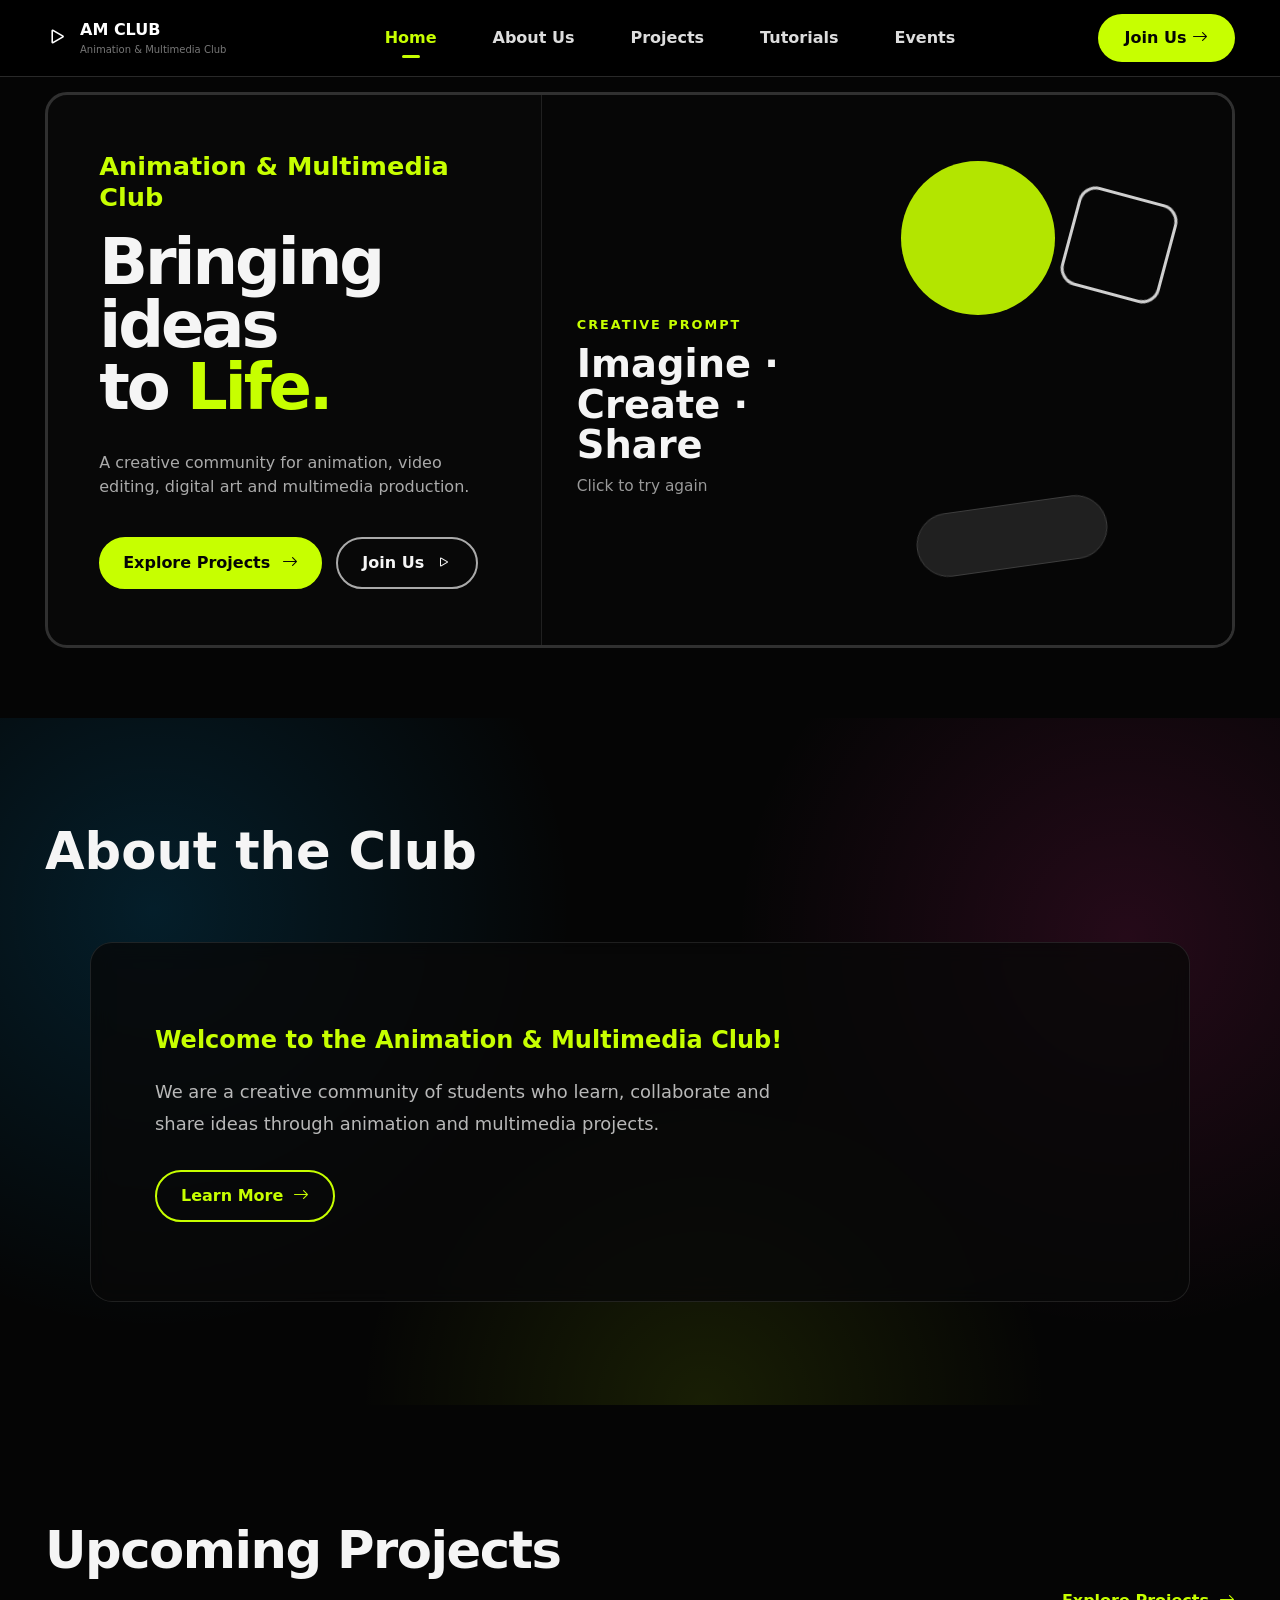
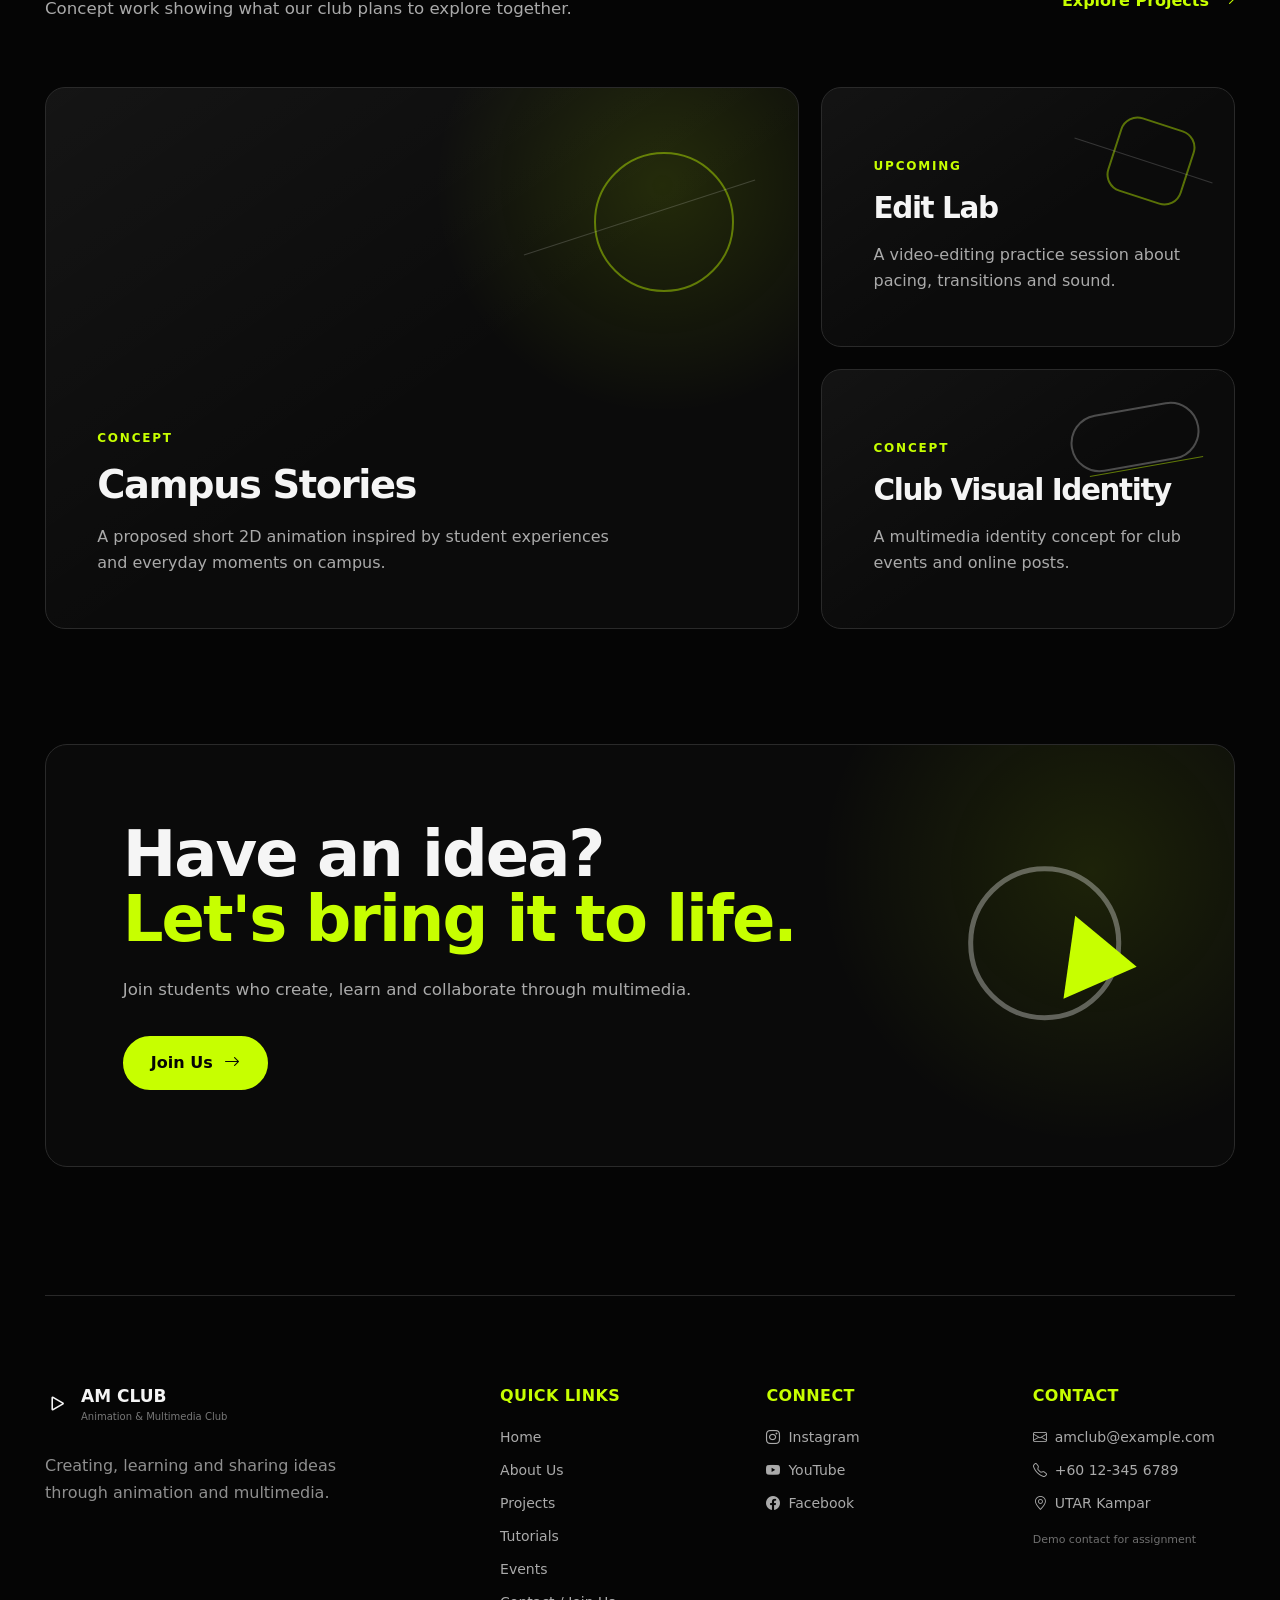
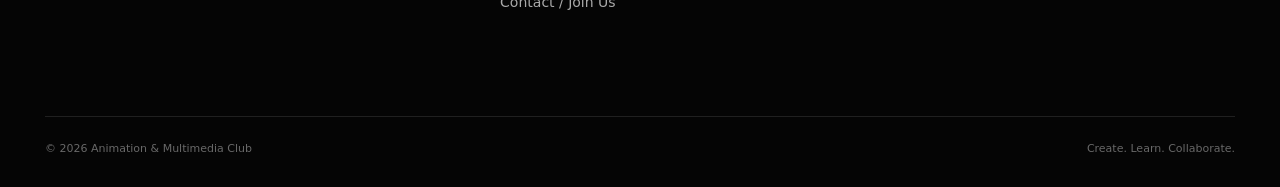
<file: index.html>
<!DOCTYPE html>
<html lang="en">
<head>
    <meta charset="UTF-8">
    <meta name="viewport" content="width=device-width, initial-scale=1.0">
    
    <meta name="description" content="This is the home page of our website.">

    <title>Home Page</title>


    <!-- Bootstrap CSS -->
    <link href="https://cdn.jsdelivr.net/npm/bootstrap@5.3.3/dist/css/bootstrap.min.css" rel="stylesheet">

    <!-- Bootstrap Icons -->
    <link rel="stylesheet" href="https://cdn.jsdelivr.net/npm/bootstrap-icons@1.13.1/font/bootstrap-icons.min.css">

    <!-- Bootstrap JavaScript: controls mobile navigation -->
    <script src="https://cdn.jsdelivr.net/npm/bootstrap@5.3.3/dist/js/bootstrap.bundle.min.js"></script>

    <!-- jQuery -->
    <script src="https://code.jquery.com/jquery-3.7.1.min.js"></script>
    
    <!-- Shared website styles -->
    <link rel="stylesheet" href="css/SharedStyles.css">

    <!-- Home Page styles -->
    <link rel="stylesheet" href="css/HomeStyles.css">

    <!-- Link to JavaScript file -->
    <script src="js/HomeScript.js"></script>

</head>
<body class = "home-page">

    <!-- navigation part-->
    
    <nav class = "navbar navbar-expand-lg bg-black club-navbar" 
                data-bs-theme="dark" aria-label="Main navigation">
        <div class = "container-fluid navigation-container">

            <!-- Logo-->
            <!-- navbar-brand = Bootstrap class for brand link -->
            <a class = "navbar-brand club-brand" href="index.html" data-nav="home">
                <!-- bi bi-play = Bootstrap Icon for Play -->
                <i class = "bi bi-play"></i>

                <span>
                    <Strong> AM CLUB</Strong>
                    <small>Animation & Multimedia Club</small>
                </span>
            </a>

            <!-- Mobile button-->
            <button class="navbar-toggler"
                    type="button"
                    data-bs-toggle="collapse"
                    data-bs-target="#mainNavigation"
                    aria-controls="mainNavigation"
                    aria-expanded="false"
                    aria-label="Open navigation menu">
                
                <span class="navbar-toggler-icon" ></span>
            </button>
            
            <!--Links-->
            <div class="collapse navbar-collapse" id="mainNavigation">
                <ul class="navbar-nav mx-auto align-items-lg-center">
                    <li class="nav-item">
                        <a class="nav-link active" href="index.html" data-nav="home" aria-current="page">
                            Home
                        </a>
                    </li>
                    <li class="nav-item">
                        <a class="nav-link" href="AboutUs.html" data-nav="about">
                            About Us
                        </a>    
                    </li>
                    <li class="nav-item">
                        <a class="nav-link" href="Projects.html" data-nav="projects">
                            Projects
                        </a>
                    </li>
                    <li class="nav-item">
                        <a class="nav-link" href="tutorials.html" data-nav="tutorials">
                            Tutorials
                        </a>                        
                    </li>

                    <li class="nav-item">
                        <a class="nav-link" href="events.html" data-nav="events">
                            Events
                        </a>
                    </li>
                </ul>        
                
                <a class="btn join-button" href="contact.html" data-nav="contact">
                    Join Us
                    <i class="bi bi-arrow-right"></i>
                </a>
            </div>

        </div>
    </nav>


<!-- Hero part -->
<main>
    <section class="hero-section">
        <div class="container-fluid hero-container">

            <div class="hero-box">
                <div class="row g-0">

                    <!-- Left side -->
                    <div class="col-lg-5 hero-content">

                        <p class="hero-label">
                            Animation &amp; Multimedia Club
                        </p>

                        <h1>
                            Bringing ideas<br>
                            to <span>Life.</span>
                        </h1>

                        <p class="hero-description">
                            A creative community for animation, video editing,
                            digital art and multimedia production.
                        </p>

                        <!-- Hero buttons -->
                        <div class="hero-buttons">

                            <a class="btn explore-button"
                               href="Projects.html">

                                Explore Projects
                                <i class="bi bi-arrow-right"></i>
                            </a>

                            <a class="btn hero-join-button"
                               href="contact.html">

                                Join Us
                                <i class="bi bi-play"></i>
                            </a>

                        </div>
                    </div>


                    <!-- Right interactive animation -->
                    <div class="col-lg-7 interactive-panel state-1"
                            id="motionPlayground"
                            role="button"
                            tabindex="0"
                            aria-label="Generate a creative prompt and remix the visual style"
                            aria-busy="false">

                            <!-- Instructions -->
                            <div class="playground-content" aria-live="polite" aria-atomic="true">

                                <p class="playground-label" id="playgroundLabel">
                                    LIVE CREATIVE PROMPT
                                </p>

                                <h2 id="creativePrompt">Move your cursor</h2>

                                <p class="playground-description" id="playgroundDescription">
                                    Click to remix &amp; Powered Datamuse
                                </p>

                            </div>

                            <!-- Shapes must be outside playground-content -->
                            <div class="motion-shape shape-one">
                            </div>

                            <div class="motion-shape shape-two">
                            </div>

                            <div class="motion-shape shape-three">
                            </div>

                            <span class="visually-hidden playground-status">
                                Visual style 1 of 3
                            </span>

                    </div>

                    


                

                </div>
            </div>

        </div>
    </section>


    <!-- About the Club Section -->
    <section class="about-section" id="about">

        <div class="container-fluid about-container">

            <!-- About title -->
            <h2 class="about-title">
                About the Club
            </h2>

            <div class="row about-row">

                <div class="col-12">

                    <div class="about-content">

                        <p class="about-intro">
                            Welcome to the Animation &amp; Multimedia Club!
                        </p>

                        <p class="about-description">
                            We are a creative community of students who learn,
                            collaborate and share ideas through animation and
                            multimedia projects.
                        </p>

                        <a class="btn about-button" href="AboutUs.html">
                            Learn More
                            <i class="bi bi-arrow-right"></i>
                        </a>

                    </div>

                </div>

            </div>

        </div>

    </section>


    <!-- Upcoming Projects Section -->
    <section class="projects-section">

        <div class="container-fluid projects-container">

            <div class="projects-heading">

                <div>
                    <h2 id="projectsTitle">Upcoming Projects</h2>

                    <p>
                        Concept work showing what our club plans to explore together.
                    </p>
                </div>

                <a class="projects-link" href="Projects.html">
                    Explore Projects
                    <i class="bi bi-arrow-right"></i>
                </a>

            </div>

            <div class="projects-grid">

                <article class="project-card project-card-featured">

                    <div class="project-card-content">

                        <p class="project-status">Concept</p>

                        <h3>Campus Stories</h3>

                        <p>
                            A proposed short 2D animation inspired by student
                            experiences and everyday moments on campus.
                        </p>

                    </div>

                </article>

                <article class="project-card project-card-edit">

                    <div class="project-card-content">

                        <p class="project-status">Upcoming</p>

                        <h3>Edit Lab</h3>

                        <p>
                            A video-editing practice session about pacing,
                            transitions and sound.
                        </p>

                    </div>

                </article>

                <article class="project-card project-card-identity">

                    <div class="project-card-content">

                        <p class="project-status">Concept</p>

                        <h3>Club Visual Identity</h3>

                        <p>
                            A multimedia identity concept for club events and
                            online posts.
                        </p>

                    </div>

                </article>

            </div>

        </div>

    </section>


    <!-- Join the Club Section -->
    <section class="join-cta-section">

        <div class="container-fluid join-cta-container">

            <div class="join-cta-copy">

                <h2 id="joinTitle">
                    Have an idea?<br>
                    <span>Let's bring it to life.</span>
                </h2>

                <p>
                    Join students who create, learn and collaborate through multimedia.
                </p>

                <a class="btn join-cta-button" href="contact.html">
                    Join Us
                    <i class="bi bi-arrow-right"></i>
                </a>

            </div>

            <div class="join-cta-art">
                <span class="cta-ring"></span>
                <span class="cta-triangle"></span>
            </div>

        </div>

    </section>

</main>


<!-- Footer -->
<footer class="site-footer">

    <div class="container-fluid footer-container">

        <div class="footer-grid">

            <div class="footer-brand">

                <a class="footer-logo" href="index.html">
                    <i class="bi bi-play"></i>

                    <span>
                        <strong>AM CLUB</strong>
                        <small>Animation &amp; Multimedia Club</small>
                    </span>
                </a>

                <p>
                    Creating, learning and sharing ideas through animation
                    and multimedia.
                </p>

            </div>

            <nav class="footer-group">

                <h2>Quick Links</h2>

                <ul>
                    <li><a href="index.html">Home</a></li>
                    <li><a href="AboutUs.html">About Us</a></li>
                    <li><a href="Projects.html">Projects</a></li>
                    <li><a href="tutorials.html">Tutorials</a></li>
                    <li><a href="events.html">Events</a></li>
                    <li><a href="contact.html">Contact / Join Us</a></li>
                </ul>

            </nav>

            <div class="footer-group">

                <h2>Connect</h2>

                <ul>
                    <li>
                        <a href="#" >
                            <i class="bi bi-instagram"></i>
                            Instagram
                        </a>
                    </li>
                    <li>
                        <a href="#">
                            <i class="bi bi-youtube"></i>
                            YouTube
                        </a>
                    </li>
                    <li>
                        <a href="#">
                            <i class="bi bi-facebook"></i>
                            Facebook
                        </a>
                    </li>
                </ul>

            </div>

            <div class="footer-group footer-contact">

                <h2>Contact</h2>

                <ul>
                    <li>
                        <a href="mailto:amclub@example.com">
                            <i class="bi bi-envelope"></i>
                            amclub@example.com
                        </a>
                    </li>
                    <li>
                        <a href="tel:+60123456789">
                            <i class="bi bi-telephone"></i>
                            +60 12-345 6789
                        </a>
                    </li>
                    <li><a href="https://www.google.com/maps/dir/?api=1&destination=Universiti+Tunku+Abdul+Rahman+Kampar&travelmode=driving" target="_blank" rel="noopener noreferrer" aria-label="Get directions to UTAR Kampar (opens in a new tab)"><i class="bi bi-geo-alt" aria-hidden="true"></i>UTAR Kampar</a></li>
                </ul>

                <small>Demo contact for assignment</small>

            </div>

        </div>

        <div class="footer-bottom">
            <small>&copy; 2026 Animation &amp; Multimedia Club</small>
            <small>Create. Learn. Collaborate.</small>
        </div>

    </div>

</footer>

</body>
</html>
</file>
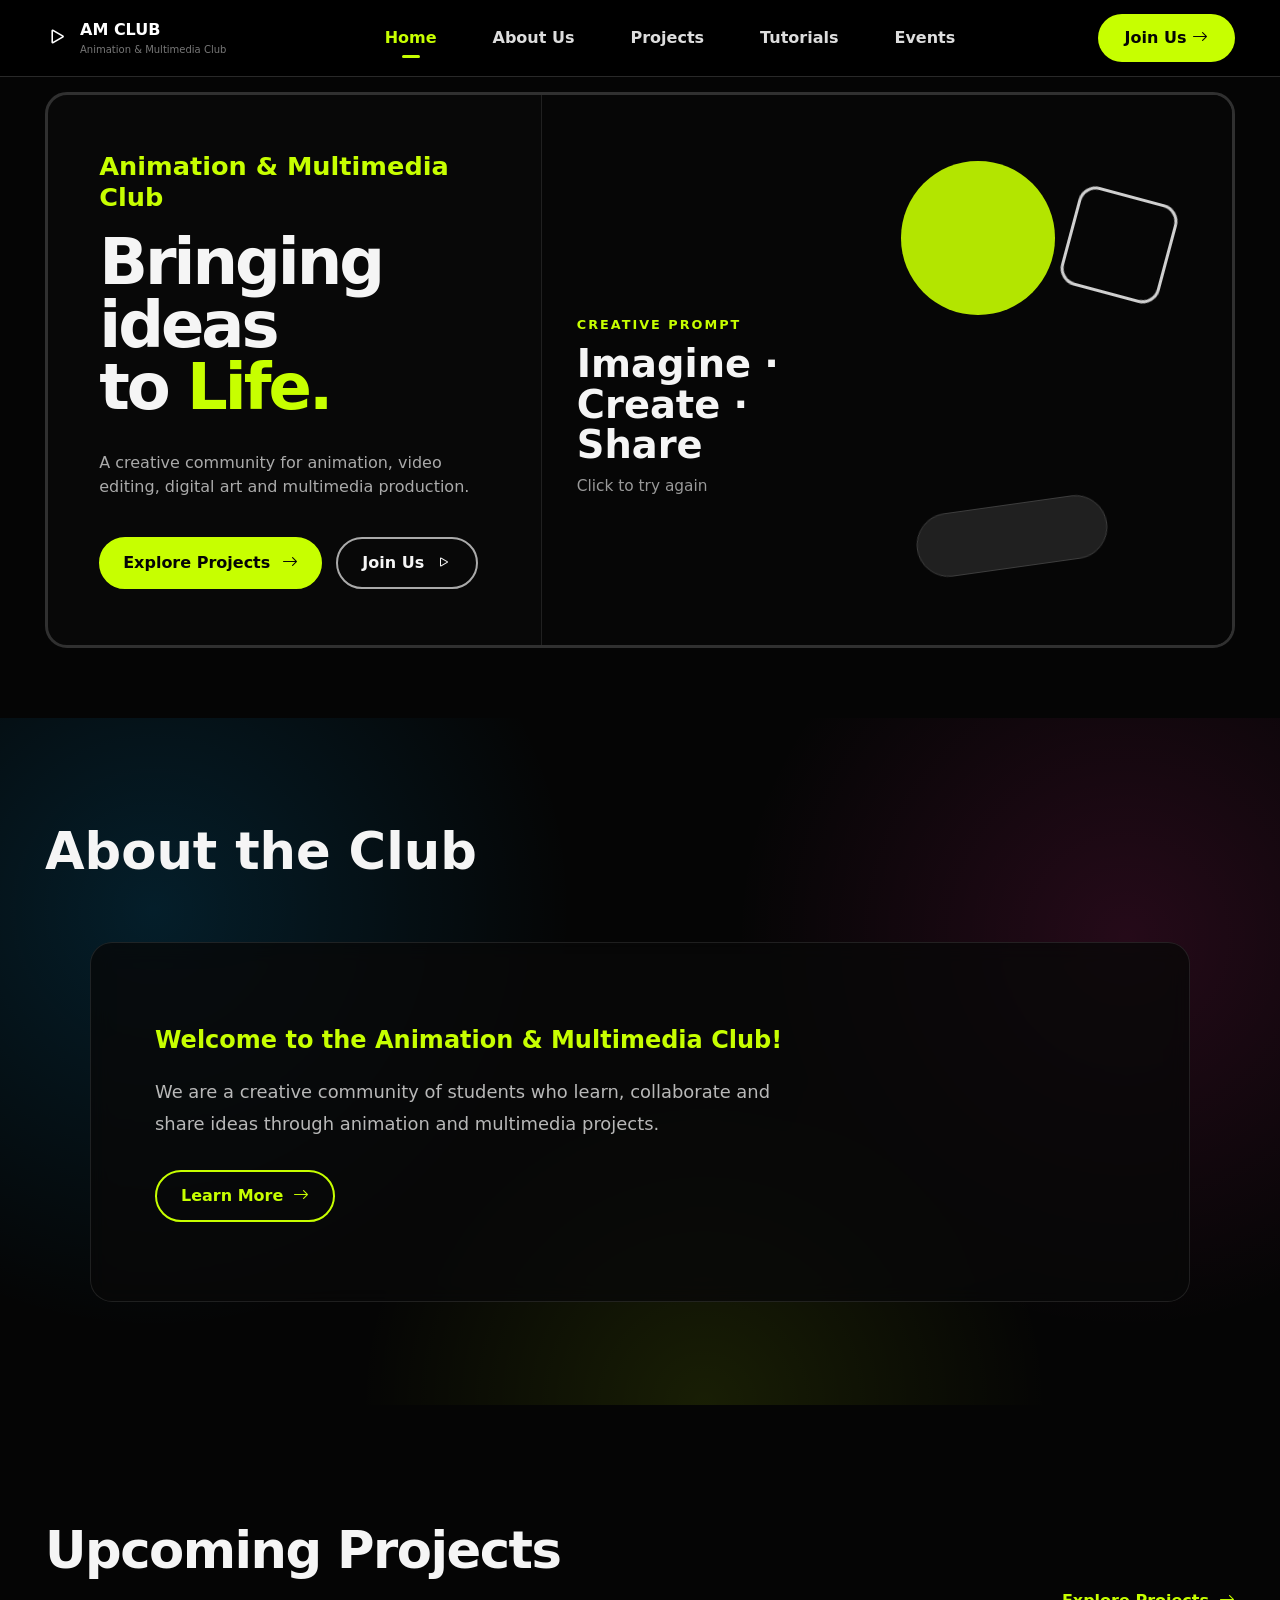
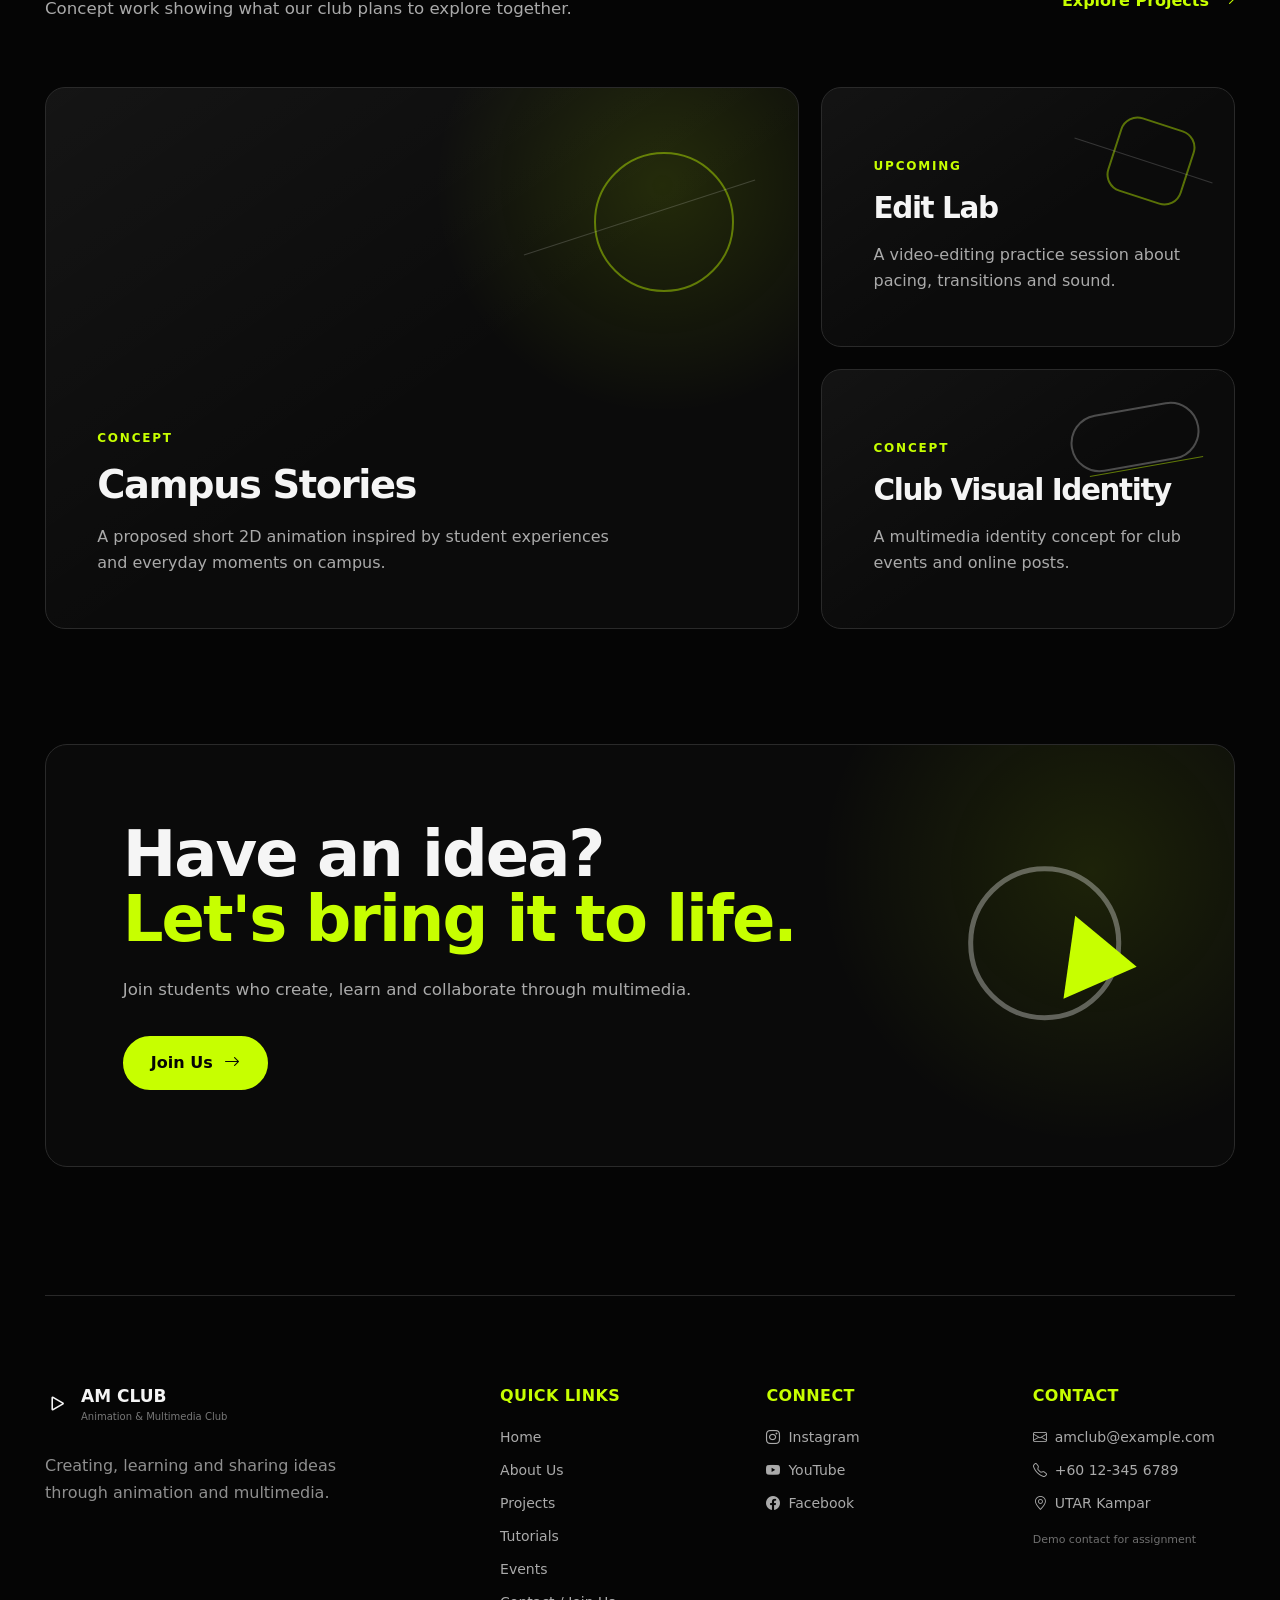
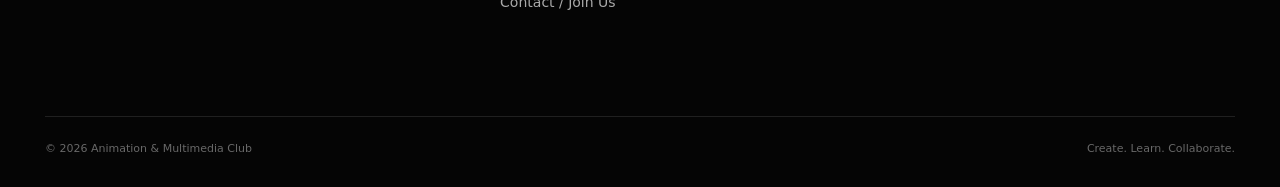
<file: Assignment code/index.html>
<!DOCTYPE html>
<html lang="en">
<head>
    <meta charset="UTF-8">
    <meta name="viewport" content="width=device-width, initial-scale=1.0">
    
    <meta name="description" content="This is the home page of our website.">

    <title>Home Page</title>


    <!-- Bootstrap CSS -->
    <link href="https://cdn.jsdelivr.net/npm/bootstrap@5.3.3/dist/css/bootstrap.min.css" rel="stylesheet">

    <!-- Bootstrap Icons -->
    <link rel="stylesheet" href="https://cdn.jsdelivr.net/npm/bootstrap-icons@1.13.1/font/bootstrap-icons.min.css">

    <!-- Bootstrap JavaScript: controls mobile navigation -->
    <script src="https://cdn.jsdelivr.net/npm/bootstrap@5.3.3/dist/js/bootstrap.bundle.min.js"></script>

    <!-- jQuery -->
    <script src="https://code.jquery.com/jquery-3.7.1.min.js"></script>
    
    <!-- Shared website styles -->
    <link rel="stylesheet" href="css/SharedStyles.css">

    <!-- Home Page styles -->
    <link rel="stylesheet" href="css/HomeStyles.css">

    <!-- Link to JavaScript file -->
    <script src="js/HomeScript.js"></script>

</head>
<body class = "home-page">

    <!-- navigation part-->
    
    <nav class = "navbar navbar-expand-lg bg-black club-navbar" 
                data-bs-theme="dark" aria-label="Main navigation">
        <div class = "container-fluid navigation-container">

            <!-- Logo-->
            <!-- navbar-brand = Bootstrap class for brand link -->
            <a class = "navbar-brand club-brand" href="index.html" data-nav="home">
                <!-- bi bi-play = Bootstrap Icon for Play -->
                <i class = "bi bi-play"></i>

                <span>
                    <Strong> AM CLUB</Strong>
                    <small>Animation & Multimedia Club</small>
                </span>
            </a>

            <!-- Mobile button-->
            <button class="navbar-toggler"
                    type="button"
                    data-bs-toggle="collapse"
                    data-bs-target="#mainNavigation"
                    aria-controls="mainNavigation"
                    aria-expanded="false"
                    aria-label="Open navigation menu">
                
                <span class="navbar-toggler-icon" ></span>
            </button>
            
            <!--Links-->
            <div class="collapse navbar-collapse" id="mainNavigation">
                <ul class="navbar-nav mx-auto align-items-lg-center">
                    <li class="nav-item">
                        <a class="nav-link active" href="index.html" data-nav="home" aria-current="page">
                            Home
                        </a>
                    </li>
                    <li class="nav-item">
                        <a class="nav-link" href="AboutUs.html" data-nav="about">
                            About Us
                        </a>    
                    </li>
                    <li class="nav-item">
                        <a class="nav-link" href="Projects.html" data-nav="projects">
                            Projects
                        </a>
                    </li>
                    <li class="nav-item">
                        <a class="nav-link" href="tutorials.html" data-nav="tutorials">
                            Tutorials
                        </a>                        
                    </li>

                    <li class="nav-item">
                        <a class="nav-link" href="events.html" data-nav="events">
                            Events
                        </a>
                    </li>
                </ul>        
                
                <a class="btn join-button" href="contact.html" data-nav="contact">
                    Join Us
                    <i class="bi bi-arrow-right"></i>
                </a>
            </div>

        </div>
    </nav>


<!-- Hero part -->
<main>
    <section class="hero-section">
        <div class="container-fluid hero-container">

            <div class="hero-box">
                <div class="row g-0">

                    <!-- Left side -->
                    <div class="col-lg-5 hero-content">

                        <p class="hero-label">
                            Animation &amp; Multimedia Club
                        </p>

                        <h1>
                            Bringing ideas<br>
                            to <span>Life.</span>
                        </h1>

                        <p class="hero-description">
                            A creative community for animation, video editing,
                            digital art and multimedia production.
                        </p>

                        <!-- Hero buttons -->
                        <div class="hero-buttons">

                            <a class="btn explore-button"
                               href="Projects.html">

                                Explore Projects
                                <i class="bi bi-arrow-right"></i>
                            </a>

                            <a class="btn hero-join-button"
                               href="contact.html">

                                Join Us
                                <i class="bi bi-play"></i>
                            </a>

                        </div>
                    </div>


                    <!-- Right interactive animation -->
                    <div class="col-lg-7 interactive-panel state-1"
                            id="motionPlayground"
                            role="button"
                            tabindex="0"
                            aria-label="Generate a creative prompt and remix the visual style"
                            aria-busy="false">

                            <!-- Instructions -->
                            <div class="playground-content" aria-live="polite" aria-atomic="true">

                                <p class="playground-label" id="playgroundLabel">
                                    LIVE CREATIVE PROMPT
                                </p>

                                <h2 id="creativePrompt">Move your cursor</h2>

                                <p class="playground-description" id="playgroundDescription">
                                    Click to remix &amp; Powered Datamuse
                                </p>

                            </div>

                            <!-- Shapes must be outside playground-content -->
                            <div class="motion-shape shape-one">
                            </div>

                            <div class="motion-shape shape-two">
                            </div>

                            <div class="motion-shape shape-three">
                            </div>

                            <span class="visually-hidden playground-status">
                                Visual style 1 of 3
                            </span>

                    </div>

                    


                

                </div>
            </div>

        </div>
    </section>


    <!-- About the Club Section -->
    <section class="about-section" id="about">

        <div class="container-fluid about-container">

            <!-- About title -->
            <h2 class="about-title">
                About the Club
            </h2>

            <div class="row about-row">

                <div class="col-12">

                    <div class="about-content">

                        <p class="about-intro">
                            Welcome to the Animation &amp; Multimedia Club!
                        </p>

                        <p class="about-description">
                            We are a creative community of students who learn,
                            collaborate and share ideas through animation and
                            multimedia projects.
                        </p>

                        <a class="btn about-button" href="AboutUs.html">
                            Learn More
                            <i class="bi bi-arrow-right"></i>
                        </a>

                    </div>

                </div>

            </div>

        </div>

    </section>


    <!-- Upcoming Projects Section -->
    <section class="projects-section">

        <div class="container-fluid projects-container">

            <div class="projects-heading">

                <div>
                    <h2 id="projectsTitle">Upcoming Projects</h2>

                    <p>
                        Concept work showing what our club plans to explore together.
                    </p>
                </div>

                <a class="projects-link" href="Projects.html">
                    Explore Projects
                    <i class="bi bi-arrow-right"></i>
                </a>

            </div>

            <div class="projects-grid">

                <article class="project-card project-card-featured">

                    <div class="project-card-content">

                        <p class="project-status">Concept</p>

                        <h3>Campus Stories</h3>

                        <p>
                            A proposed short 2D animation inspired by student
                            experiences and everyday moments on campus.
                        </p>

                    </div>

                </article>

                <article class="project-card project-card-edit">

                    <div class="project-card-content">

                        <p class="project-status">Upcoming</p>

                        <h3>Edit Lab</h3>

                        <p>
                            A video-editing practice session about pacing,
                            transitions and sound.
                        </p>

                    </div>

                </article>

                <article class="project-card project-card-identity">

                    <div class="project-card-content">

                        <p class="project-status">Concept</p>

                        <h3>Club Visual Identity</h3>

                        <p>
                            A multimedia identity concept for club events and
                            online posts.
                        </p>

                    </div>

                </article>

            </div>

        </div>

    </section>


    <!-- Join the Club Section -->
    <section class="join-cta-section">

        <div class="container-fluid join-cta-container">

            <div class="join-cta-copy">

                <h2 id="joinTitle">
                    Have an idea?<br>
                    <span>Let's bring it to life.</span>
                </h2>

                <p>
                    Join students who create, learn and collaborate through multimedia.
                </p>

                <a class="btn join-cta-button" href="contact.html">
                    Join Us
                    <i class="bi bi-arrow-right"></i>
                </a>

            </div>

            <div class="join-cta-art">
                <span class="cta-ring"></span>
                <span class="cta-triangle"></span>
            </div>

        </div>

    </section>

</main>


<!-- Footer -->
<footer class="site-footer">

    <div class="container-fluid footer-container">

        <div class="footer-grid">

            <div class="footer-brand">

                <a class="footer-logo" href="index.html">
                    <i class="bi bi-play"></i>

                    <span>
                        <strong>AM CLUB</strong>
                        <small>Animation &amp; Multimedia Club</small>
                    </span>
                </a>

                <p>
                    Creating, learning and sharing ideas through animation
                    and multimedia.
                </p>

            </div>

            <nav class="footer-group">

                <h2>Quick Links</h2>

                <ul>
                    <li><a href="index.html">Home</a></li>
                    <li><a href="AboutUs.html">About Us</a></li>
                    <li><a href="Projects.html">Projects</a></li>
                    <li><a href="tutorials.html">Tutorials</a></li>
                    <li><a href="events.html">Events</a></li>
                    <li><a href="contact.html">Contact / Join Us</a></li>
                </ul>

            </nav>

            <div class="footer-group">

                <h2>Connect</h2>

                <ul>
                    <li>
                        <a href="#" >
                            <i class="bi bi-instagram"></i>
                            Instagram
                        </a>
                    </li>
                    <li>
                        <a href="#">
                            <i class="bi bi-youtube"></i>
                            YouTube
                        </a>
                    </li>
                    <li>
                        <a href="#">
                            <i class="bi bi-facebook"></i>
                            Facebook
                        </a>
                    </li>
                </ul>

            </div>

            <div class="footer-group footer-contact">

                <h2>Contact</h2>

                <ul>
                    <li>
                        <a href="mailto:amclub@example.com">
                            <i class="bi bi-envelope"></i>
                            amclub@example.com
                        </a>
                    </li>
                    <li>
                        <a href="tel:+60123456789">
                            <i class="bi bi-telephone"></i>
                            +60 12-345 6789
                        </a>
                    </li>
                    <li>
                        <i class="bi bi-geo-alt"></i>
                        UTAR Kampar
                    </li>
                </ul>

                <small>Demo contact for assignment</small>

            </div>

        </div>

        <div class="footer-bottom">
            <small>&copy; 2026 Animation &amp; Multimedia Club</small>
            <small>Create. Learn. Collaborate.</small>
        </div>

    </div>

</footer>

</body>
</html>
</file>
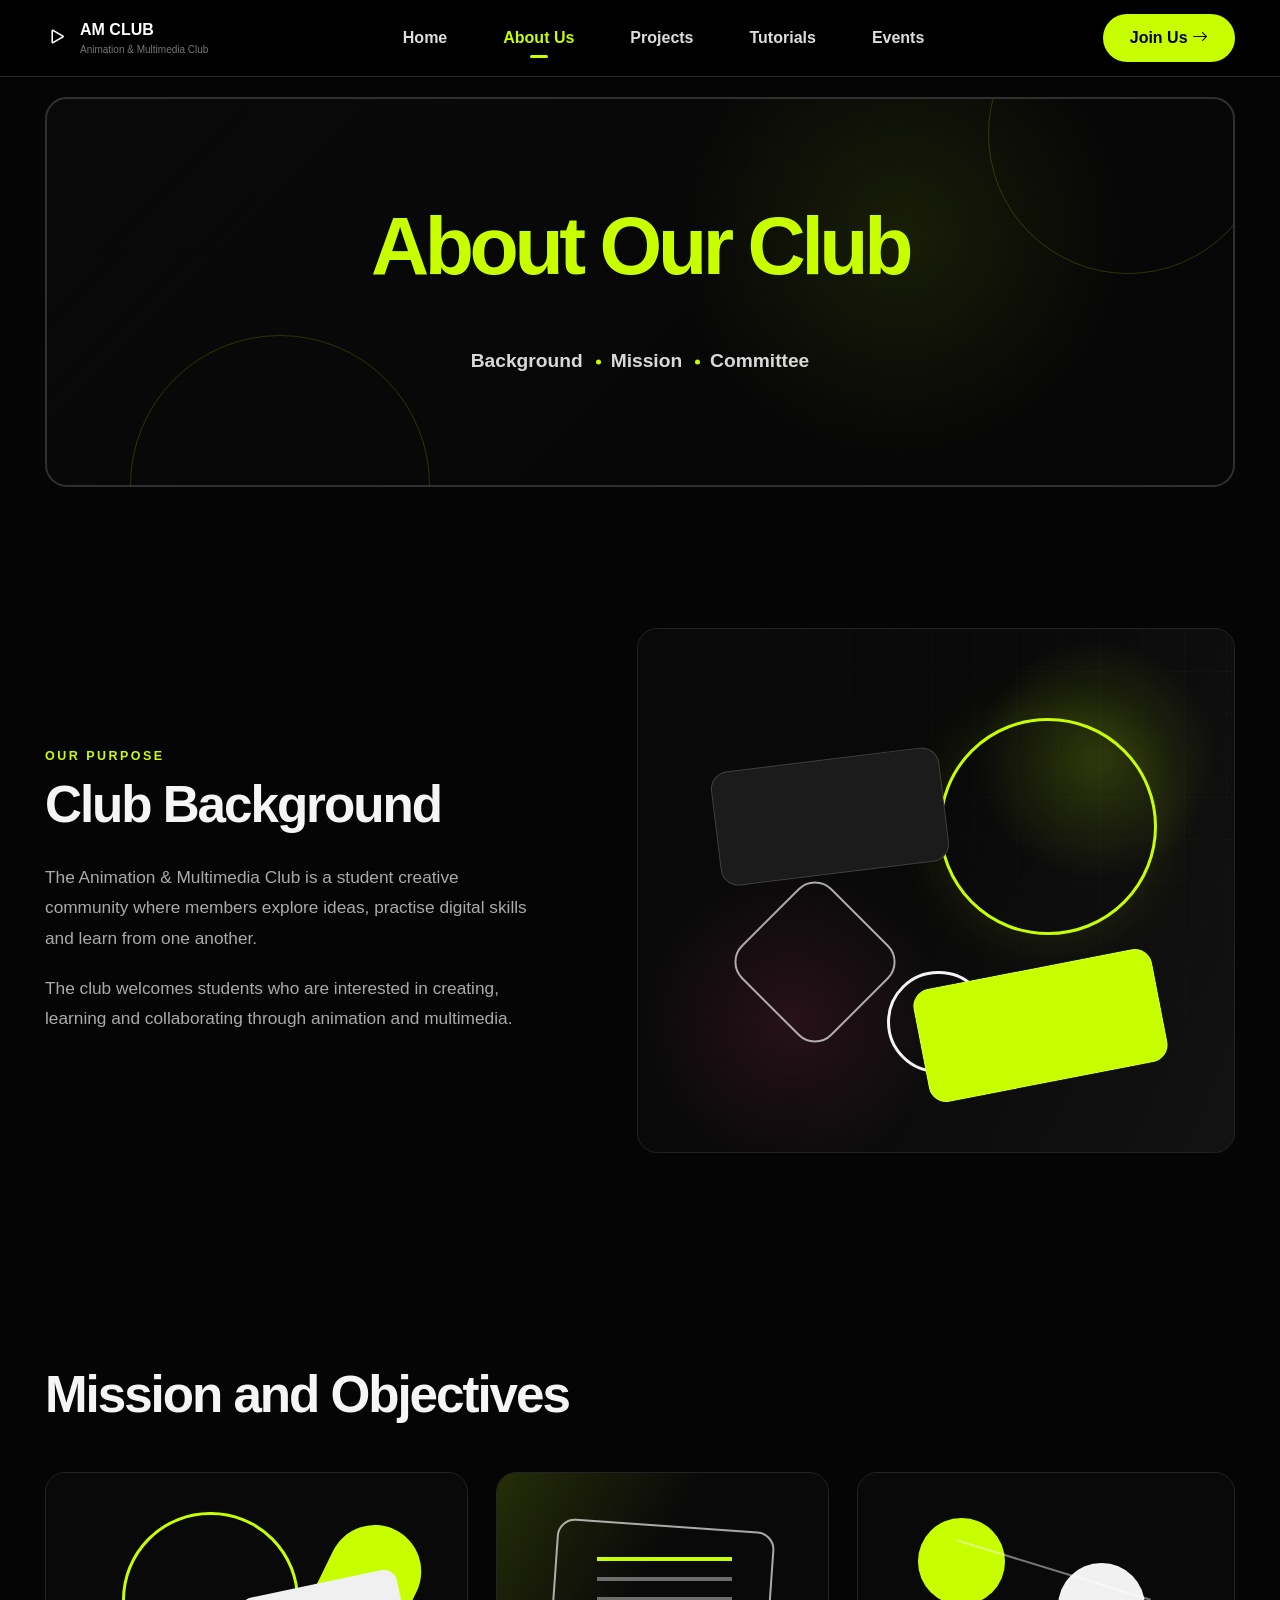
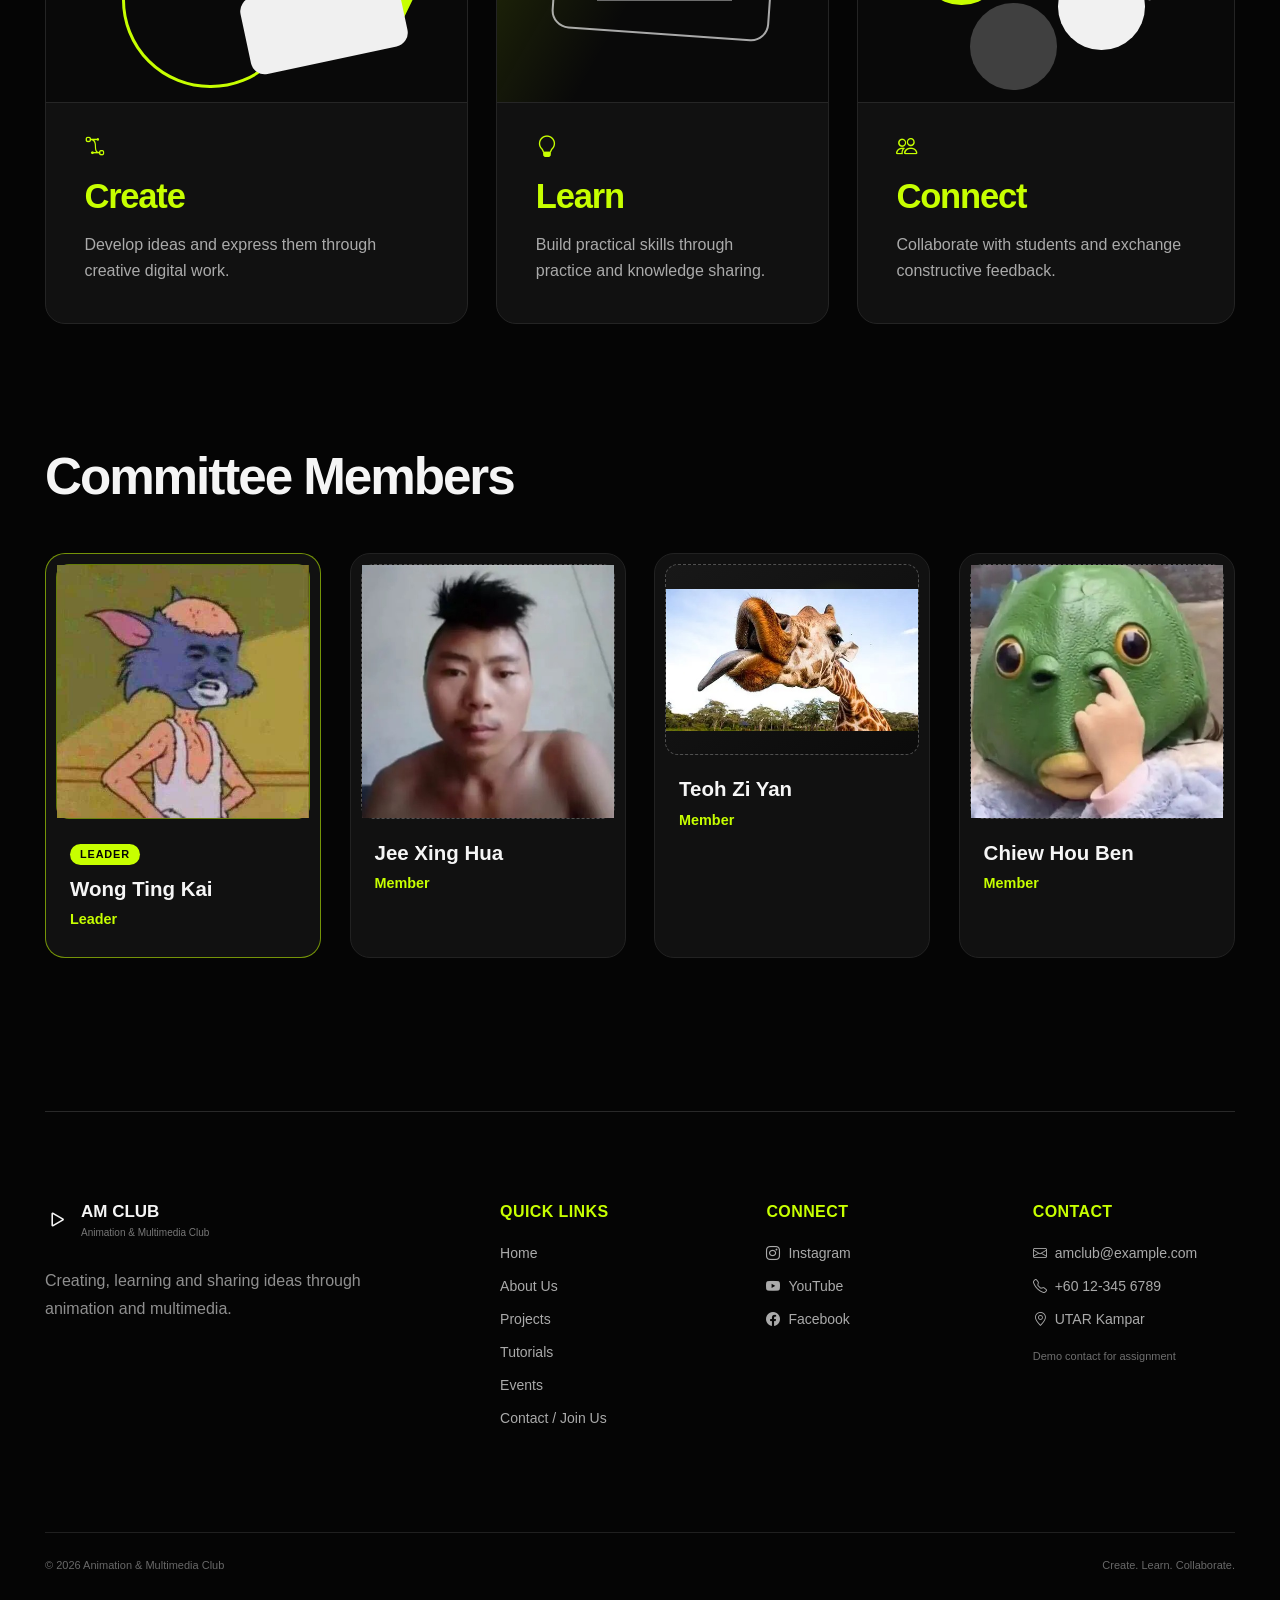
<file: AboutUs.html>
<!DOCTYPE html>
<html lang="en">
<head>
    <meta charset="UTF-8">
    <meta name="viewport" content="width=device-width, initial-scale=1.0">
    <meta name="description" content="Learn about the Animation and Multimedia Club, its mission and committee.">

    <title>About Us | Animation &amp; Multimedia Club</title>

    <!-- Bootstrap CSS -->
    <link href="https://cdn.jsdelivr.net/npm/bootstrap@5.3.3/dist/css/bootstrap.min.css" rel="stylesheet">

    <!-- Bootstrap Icons -->
    <link rel="stylesheet" href="https://cdn.jsdelivr.net/npm/bootstrap-icons@1.13.1/font/bootstrap-icons.min.css">

    <!-- Bootstrap JavaScript controls the mobile Navigation -->
    <script src="https://cdn.jsdelivr.net/npm/bootstrap@5.3.3/dist/js/bootstrap.bundle.min.js"></script>

    <!-- Shared website styles -->
    <link rel="stylesheet" href="css/SharedStyles.css">

    <!-- About Page styles -->
    <link rel="stylesheet" href="css/AboutStyles.css">
</head>

<body class="about-page">

    <!-- Shared Navigation -->
    <nav class = "navbar navbar-expand-lg bg-black club-navbar" 
                data-bs-theme="dark" aria-label="Main navigation">
        <div class = "container-fluid navigation-container">

            <!-- Logo-->
            <!-- navbar-brand = Bootstrap class for brand link -->
            <a class = "navbar-brand club-brand" href="index.html" data-nav="home">
                <!-- bi bi-play = Bootstrap Icon for Play -->
                <i class = "bi bi-play"></i>

                <span>
                    <Strong> AM CLUB</Strong>
                    <small>Animation & Multimedia Club</small>
                </span>
            </a>

            <!-- Mobile button-->
            <button class="navbar-toggler"
                    type="button"
                    data-bs-toggle="collapse"
                    data-bs-target="#mainNavigation"
                    aria-controls="mainNavigation"
                    aria-label="Open navigation menu"
                    aria-expanded="false">
                
                <span class="navbar-toggler-icon" ></span>
            </button>
            
            <!--Links-->
            <div class="collapse navbar-collapse" id="mainNavigation">
                <ul class="navbar-nav mx-auto align-items-lg-center">
                    <li class="nav-item">
                        <a class="nav-link" href="index.html" data-nav="home">
                            Home
                        </a>
                    </li>
                    <li class="nav-item">
                        <a class="nav-link active" href="AboutUs.html" data-nav="about" aria-current="page">
                            About Us
                        </a>    
                    </li>
                    <li class="nav-item">
                        <a class="nav-link" href="Projects.html" data-nav="projects">
                            Projects
                        </a>
                    </li>
                    <li class="nav-item">
                        <a class="nav-link" href="tutorials.html" data-nav="tutorials">
                            Tutorials
                        </a>                        
                    </li>

                    <li class="nav-item">
                        <a class="nav-link" href="events.html" data-nav="events">
                            Events
                        </a>
                    </li>
                </ul>        
                
                <a class="btn join-button" href="contact.html" data-nav="contact">
                    Join Us
                    <i class="bi bi-arrow-right"></i>
                </a>
            </div>

        </div>
    </nav>


    <main>

        <!-- About Hero -->
        <section class="about-page-hero" aria-labelledby="aboutPageTitle">
            <div class="container-fluid about-page-container">

                <div class="about-hero-box">
                    <h1 id="aboutPageTitle">About Our Club</h1>

                    <p class="about-hero-topics">
                        <span>Background</span>
                        <span>Mission</span>
                        <span>Committee</span>
                    </p>
                </div>

            </div>
        </section>


        <!-- Club Background -->
        <section class="club-background-section" aria-labelledby="backgroundTitle">
            <div class="container-fluid about-page-container background-grid">

                <div class="background-copy">
                    <p class="section-kicker">Our purpose</p>

                    <h2 id="backgroundTitle">Club Background</h2>

                    <p>
                        The Animation &amp; Multimedia Club is a student creative
                        community where members explore ideas, practise digital
                        skills and learn from one another.
                    </p>

                    <p>
                        The club welcomes students who are interested in creating,
                        learning and collaborating through animation and multimedia.
                    </p>
                </div>

                <div class="background-art" aria-hidden="true">
                    <span class="art-grid"></span>
                    <span class="art-ring art-ring-large"></span>
                    <span class="art-ring art-ring-small"></span>
                    <span class="art-panel art-panel-one"></span>
                    <span class="art-panel art-panel-two"></span>
                    <span class="art-signal"></span>
                </div>

            </div>
        </section>


        <!-- Mission and Objectives -->
        <section class="mission-section" aria-labelledby="missionTitle">
            <div class="container-fluid about-page-container">

                <h2 id="missionTitle">Mission and Objectives</h2>

                <div class="mission-grid">

                    <article class="mission-card mission-create">
                        <div class="mission-art" aria-hidden="true">
                            <span></span>
                        </div>

                        <i class="bi bi-bezier2" aria-hidden="true"></i>
                        <h3>Create</h3>
                        <p>Develop ideas and express them through creative digital work.</p>
                    </article>

                    <article class="mission-card mission-learn">
                        <div class="mission-art" aria-hidden="true">
                            <span></span>
                        </div>

                        <i class="bi bi-lightbulb" aria-hidden="true"></i>
                        <h3>Learn</h3>
                        <p>Build practical skills through practice and knowledge sharing.</p>
                    </article>

                    <article class="mission-card mission-connect">
                        <div class="mission-art" aria-hidden="true">
                            <span></span>
                        </div>

                        <i class="bi bi-people" aria-hidden="true"></i>
                        <h3>Connect</h3>
                        <p>Collaborate with students and exchange constructive feedback.</p>
                    </article>

                </div>
            </div>
        </section>


        <!-- Committee Members -->
        <section class="committee-section" aria-labelledby="committeeTitle">
            <div class="container-fluid about-page-container">

                <h2 id="committeeTitle">Committee Members</h2>

                <div class="committee-grid">

                    <article class="member-card member-leader">
                        <div class="member-photo-frame">
                            <img src="images/WongTingkai.jpeg" alt="Wong Ting Kai" height="100%" width="100%">
                            
                        </div>

                        <span class="leader-badge">Leader</span>
                        <h3>Wong Ting Kai</h3>
                        <p>Leader</p>
                    </article>

                    <article class="member-card">
                        <div class="member-photo-frame">
                            <img src="images/XINGHUA.jpeg" alt="Jee Xin Hua">
                        </div>

                        <h3>Jee Xing Hua</h3>
                        <p>Member</p>
                    </article>

                    <article class="member-card">
                        <div class="member-photo-frame">
                            <img src="images/Member_3.jpeg" alt="Teoh Zi Yan">
                        </div>

                        <h3>Teoh Zi Yan</h3>
                        <p>Member</p>
                    </article>

                    <article class="member-card">
                        <div class="member-photo-frame">
                            <img src="images/Member_4.jpeg" alt="Chiew Hou Ben">
                        </div>

                        <h3>Chiew Hou Ben</h3>
                        <p>Member</p>
                    </article>

                </div>
            </div>
        </section>

    </main>


    <!-- Shared Footer -->
    <footer class="site-footer">
        <div class="container-fluid footer-container">

            <div class="footer-grid">

                <div class="footer-brand">
                    <a class="footer-logo" href="index.html">
                        <i class="bi bi-play" aria-hidden="true"></i>

                        <span>
                            <strong>AM CLUB</strong>
                            <small>Animation &amp; Multimedia Club</small>
                        </span>
                    </a>

                    <p>
                        Creating, learning and sharing ideas through animation
                        and multimedia.
                    </p>
                </div>

                <nav class="footer-group" aria-label="Footer quick links">
                    <h2>Quick Links</h2>

                    <ul>
                        <li><a href="index.html">Home</a></li>
                        <li><a href="AboutUs.html">About Us</a></li>
                        <li><a href="Projects.html">Projects</a></li>
                        <li><a href="tutorials.html">Tutorials</a></li>
                        <li><a href="events.html">Events</a></li>
                        <li><a href="contact.html">Contact / Join Us</a></li>
                    </ul>
                </nav>

                <div class="footer-group">
                    <h2>Connect</h2>

                    <ul>
                        <li>
                            <a href="#" aria-label="Instagram demonstration link">
                                <i class="bi bi-instagram" aria-hidden="true"></i>
                                Instagram
                            </a>
                        </li>

                        <li>
                            <a href="#" aria-label="YouTube demonstration link">
                                <i class="bi bi-youtube" aria-hidden="true"></i>
                                YouTube
                            </a>
                        </li>

                        <li>
                            <a href="#" aria-label="Facebook demonstration link">
                                <i class="bi bi-facebook" aria-hidden="true"></i>
                                Facebook
                            </a>
                        </li>
                    </ul>
                </div>

                <div class="footer-group footer-contact">
                    <h2>Contact</h2>

                    <ul>
                        <li>
                            <a href="mailto:amclub@example.com">
                                <i class="bi bi-envelope" aria-hidden="true"></i>
                                amclub@example.com
                            </a>
                        </li>

                        <li>
                            <a href="tel:+60123456789">
                                <i class="bi bi-telephone" aria-hidden="true"></i>
                                +60 12-345 6789
                            </a>
                        </li>

                        <li><a href="https://www.google.com/maps/dir/?api=1&destination=Universiti+Tunku+Abdul+Rahman+Kampar&travelmode=driving" target="_blank" rel="noopener noreferrer" aria-label="Get directions to UTAR Kampar (opens in a new tab)"><i class="bi bi-geo-alt" aria-hidden="true"></i>UTAR Kampar</a></li>
                    </ul>

                    <small>Demo contact for assignment</small>
                </div>

            </div>

            <div class="footer-bottom">
                <small>&copy; 2026 Animation &amp; Multimedia Club</small>
                <small>Create. Learn. Collaborate.</small>
            </div>

        </div>
    </footer>

</body>
</html>
</file>
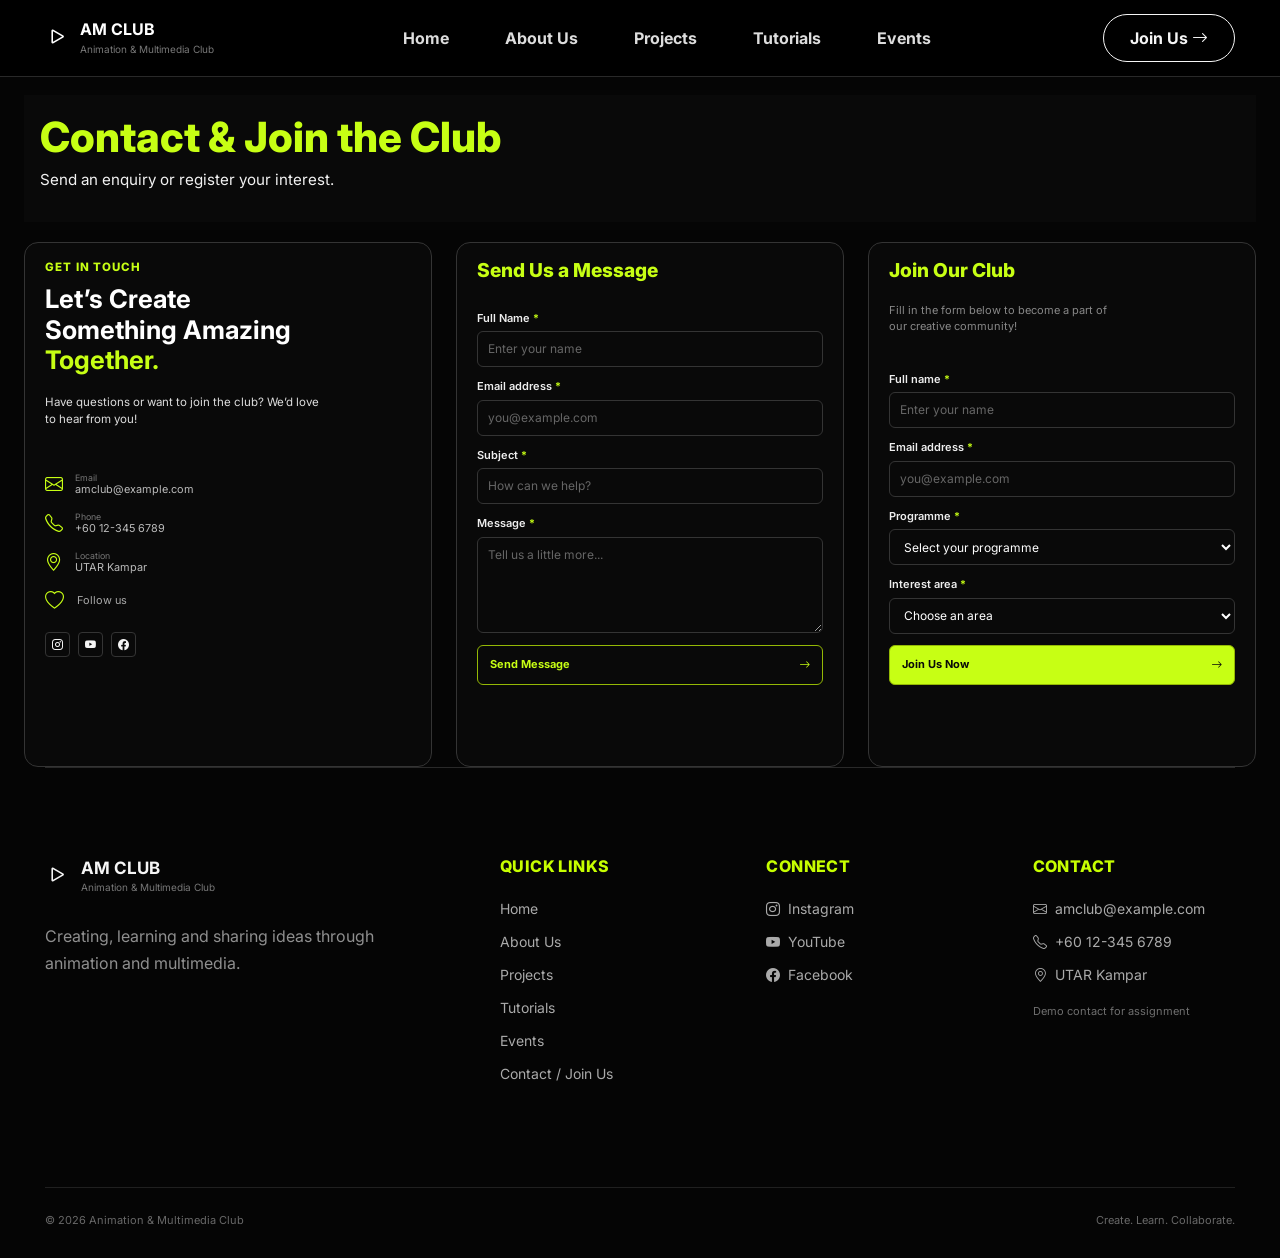
<file: contact.html>
<!DOCTYPE html>
<html lang="en">

<head>
    <meta charset="UTF-8">
    <meta name="viewport" content="width=device-width, initial-scale=1.0">
    <title>Contact | Animation &amp; Multimedia Club</title>

    <link rel="preconnect" href="https://fonts.googleapis.com">
    <link rel="preconnect" href="https://fonts.gstatic.com" crossorigin>
    <link href="https://fonts.googleapis.com/css2?family=Inter:wght@400;500;600;700;800&display=swap" rel="stylesheet">
    <link href="https://cdn.jsdelivr.net/npm/bootstrap@5.3.3/dist/css/bootstrap.min.css" rel="stylesheet">
    <link rel="stylesheet" href="https://cdn.jsdelivr.net/npm/bootstrap-icons@1.13.1/font/bootstrap-icons.min.css">
    <link rel="stylesheet" href="css/global.css">
    <link rel="stylesheet" href="css/SharedStyles.css">
    <link rel="stylesheet" href="css/contact.css">
</head>

<body data-page="contact">
    <nav class="navbar navbar-expand-lg bg-black club-navbar" data-bs-theme="dark" aria-label="Main navigation">
        <div class="container-fluid navigation-container">
            <a class="navbar-brand club-brand" href="index.html" data-nav="home">
                <i class="bi bi-play" aria-hidden="true"></i>
                <span>
                    <strong>AM CLUB</strong>
                    <small>Animation &amp; Multimedia Club</small>
                </span>
            </a>

            <button class="navbar-toggler" type="button" data-bs-toggle="collapse" data-bs-target="#mainNavigation"
                aria-controls="mainNavigation" aria-label="Open navigation menu" aria-expanded="false">
                <span class="navbar-toggler-icon"></span>
            </button>

            <div class="collapse navbar-collapse" id="mainNavigation">
                <ul class="navbar-nav mx-auto align-items-lg-center">
                    <li class="nav-item"><a class="nav-link" href="index.html" data-nav="home">Home</a></li>
                    <li class="nav-item"><a class="nav-link" href="AboutUs.html" data-nav="about">About Us</a></li>
                    <li class="nav-item"><a class="nav-link" href="Projects.html" data-nav="projects">Projects</a></li>
                    <li class="nav-item"><a class="nav-link" href="tutorials.html" data-nav="tutorials">Tutorials</a></li>
                    <li class="nav-item"><a class="nav-link" href="events.html" data-nav="events">Events</a></li>
                </ul>

                <a class="btn join-button active" href="contact.html" data-nav="contact" aria-current="page">
                    Join Us <i class="bi bi-arrow-right" aria-hidden="true"></i>
                </a>
            </div>
        </div>
    </nav>


    <main class="page-container contact-page">
        <section class="contact-hero section-block" aria-labelledby="contact-page-title">
            <h1 class="contact-hero-title" id="contact-page-title">Contact &amp; Join the Club</h1>
            <p class="contact-hero-subtitle">Send an enquiry or register your interest.</p>
        </section>

        <section class="contact-layout" aria-label="Contact and membership options">
            <article class="contact-panel contact-info-panel">
                <p class="section-label">Get in touch</p>
                <h2 class="contact-panel-title">Let’s Create Something Amazing <span>Together.</span></h2>
                <p class="contact-intro-text">Have questions or want to join the club? We’d love to hear from you!</p>

                <div class="contact-detail-list">
                    <a class="contact-detail-item" href="mailto:amclub@example.com">
                        <i class="bi bi-envelope" aria-hidden="true"></i>
                        <span><small>Email</small>amclub@example.com</span>
                    </a>
                    <a class="contact-detail-item" href="tel:+60123456789">
                        <i class="bi bi-telephone" aria-hidden="true"></i>
                        <span><small>Phone</small>+60 12-345 6789</span>
                    </a>
                    <a class="contact-detail-item" href="https://www.google.com/maps/dir/?api=1&destination=Universiti+Tunku+Abdul+Rahman+Kampar&travelmode=driving" target="_blank" rel="noopener noreferrer" aria-label="Get directions to UTAR Kampar (opens in a new tab)">
                        <i class="bi bi-geo-alt" aria-hidden="true"></i>
                        <span><small>Location</small>UTAR Kampar</span>
                    </a>
                </div>

                <div class="social-follow-section">
                    <p class="social-follow-title"><i class="bi bi-heart" aria-hidden="true"></i> Follow us</p>
                    <div class="social-link-list" aria-label="Social media links">
                        <a href="#" class="social-link-icon" aria-label="Instagram" data-bs-toggle="tooltip" data-bs-placement="top" title="Instagram"><i class="bi bi-instagram" aria-hidden="true"></i></a>
                        <a href="#" class="social-link-icon" aria-label="YouTube" data-bs-toggle="tooltip" data-bs-placement="top" title="YouTube"><i class="bi bi-youtube" aria-hidden="true"></i></a>
                        <a href="#" class="social-link-icon" aria-label="Facebook" data-bs-toggle="tooltip" data-bs-placement="top" title="Facebook"><i class="bi bi-facebook" aria-hidden="true"></i></a>
                    </div>
                </div>
            </article>

            <article class="contact-panel">
                <h2 class="contact-panel-title">Send Us a Message</h2>
                <form class="contact-form" id="contact-form" data-form-type="contact" novalidate>
                    <div class="form-field">
                        <label class="form-field-label required-field" for="contact-name">Full Name</label>
                         <input class="form-text-input" name="name" type="text" autocomplete="name" placeholder="Enter your name" minlength="8" required>
                    </div>
                    <div class="form-field">
                        <label class="form-field-label required-field" for="contact-email">Email address</label>
                        <input class="form-text-input" id="contact-email" name="email" type="email" autocomplete="email" placeholder="you@example.com" required>
                    </div>
                    <div class="form-field">
                        <label class="form-field-label required-field" for="contact-subject">Subject</label>
                        <input class="form-text-input" id="contact-subject" name="subject" type="text" placeholder="How can we help?" required>
                    </div>
                    <div class="form-field">
                        <label class="form-field-label required-field" for="contact-message">Message</label>
                        <textarea class="form-message-box" id="contact-message" name="message" placeholder="Tell us a little more..." required></textarea>
                    </div>
                    <button class="send-message-button" type="submit">Send Message <i class="bi bi-arrow-right" aria-hidden="true"></i></button>
                    <p class="form-message" id="contact-form-message" role="status" aria-live="polite"></p>
                </form>
            </article>

            <article class="contact-panel" id="join-club-panel">
                <h2 class="contact-panel-title" id="join-panel-title">Join Our Club</h2>
                <p class="join-form-description" id="join-panel-description">Fill in the form below to become a part of our creative community!</p>
                <form class="join-form" id="join-form" data-form-type="membership" novalidate>
                    <div class="form-field">
                        <label class="form-field-label required-field" for="join-name">Full name</label>
                        <input class="form-text-input" id="join-name" name="name" type="text" autocomplete="name" placeholder="Enter your name" minlength="8" required>
                    </div>
                    <div class="form-field">
                        <label class="form-field-label required-field" for="join-email">Email address</label>
                        <input class="form-text-input" id="join-email" name="email" type="email" autocomplete="email" placeholder="you@example.com" required>
                    </div>
                    <div class="form-field">
                        <label class="form-field-label required-field" for="join-programme">Programme</label>
                        <select class="form-dropdown" id="join-programme" name="programme" required>
                            <option value="" selected disabled>Select your programme</option>
                            <option value="computing-technology">Computing & Technology</option>
                            <option value="engineering">Engineering</option>
                            <option value="creative-multimedia">Creative & Multimedia</option>
                            <option value="business_management">Business & Management</option>
                            <option value="Communication-socialScience">Communication & Social Sciences</option>
                            <option value="arts-design">Arts & Design</option>
                            <option value="other">Other</option>
                        </select>
                    </div>
                    <div class="form-field">
                        <label class="form-field-label required-field" for="join-interest">Interest area</label>
                        <select class="form-dropdown" id="join-interest" name="interest" required>
                            <option value="" selected disabled>Choose an area</option>
                            <option value="animation">2D / 3D animation</option>
                            <option value="design">Graphic and motion design</option>
                            <option value="film">Film and photography</option>
                            <option value="writing">Storytelling and writing</option>
                        </select>
                    </div>
                    <button class="join-club-button" type="submit" id="join-submit-button">
                        <span>Join Us Now</span>
                        <i class="bi bi-arrow-right" aria-hidden="true"></i>
                    </button>
                    <p class="form-message" id="join-form-message" role="status" aria-live="polite"></p>
                </form>

                <section class="membership-summary" id="membership-summary" aria-live="polite" hidden>
                    <div class="membership-summary-icon" aria-hidden="true">
                        <i class="bi bi-person-check"></i>
                    </div>
                    <p class="membership-welcome" id="membership-welcome"></p>
                    <p class="membership-summary-text">Your club information is saved on this browser.</p>

                    <dl class="membership-details">
                        <div>
                            <dt>Email</dt>
                            <dd id="membership-email"></dd>
                        </div>
                        <div>
                            <dt>Programme</dt>
                            <dd id="membership-programme"></dd>
                        </div>
                        <div>
                            <dt>Interest area</dt>
                            <dd id="membership-interest"></dd>
                        </div>
                    </dl>

                    <button class="membership-registrations-button" id="my-registrations-button" type="button" data-bs-toggle="modal" data-bs-target="#member-registrations-modal">
                        <span><i class="bi bi-calendar-check" aria-hidden="true"></i> My Registrations</span>
                        <span class="membership-registration-count" id="membership-registration-count">0</span>
                    </button>

                    <div class="membership-actions">
                        <button class="membership-edit-button" id="edit-membership-button" type="button">
                            <i class="bi bi-pencil" aria-hidden="true"></i> Edit Details
                        </button>
                        <button class="membership-leave-button" type="button" data-bs-toggle="modal" data-bs-target="#leave-club-modal">
                            Leave Club
                        </button>
                    </div>
                </section>
            </article>
        </section>
    </main>

    <footer class="site-footer">
        <div class="container-fluid footer-container">
            <div class="footer-grid">
                <div class="footer-brand">
                    <a class="footer-logo" href="index.html">
                        <i class="bi bi-play" aria-hidden="true"></i>
                        <span>
                            <strong>AM CLUB</strong>
                            <small>Animation &amp; Multimedia Club</small>
                        </span>
                    </a>
                    <p>Creating, learning and sharing ideas through animation and multimedia.</p>
                </div>

                <nav class="footer-group" aria-label="Footer quick links">
                    <h2>Quick Links</h2>
                    <ul>
                        <li><a href="index.html">Home</a></li>
                        <li><a href="AboutUs.html">About Us</a></li>
                        <li><a href="Projects.html">Projects</a></li>
                        <li><a href="tutorials.html">Tutorials</a></li>
                        <li><a href="events.html">Events</a></li>
                        <li><a href="contact.html">Contact / Join Us</a></li>
                    </ul>
                </nav>

                <div class="footer-group">
                    <h2>Connect</h2>
                    <ul>
                        <li><a href="#" aria-label="Instagram demonstration link"><i class="bi bi-instagram" aria-hidden="true"></i>Instagram</a></li>
                        <li><a href="#" aria-label="YouTube demonstration link"><i class="bi bi-youtube" aria-hidden="true"></i>YouTube</a></li>
                        <li><a href="#" aria-label="Facebook demonstration link"><i class="bi bi-facebook" aria-hidden="true"></i>Facebook</a></li>
                    </ul>
                </div>

                <div class="footer-group footer-contact">
                    <h2>Contact</h2>
                    <ul>
                        <li><a href="mailto:amclub@example.com"><i class="bi bi-envelope" aria-hidden="true"></i>amclub@example.com</a></li>
                        <li><a href="tel:+60123456789"><i class="bi bi-telephone" aria-hidden="true"></i>+60 12-345 6789</a></li>
                        <li><a href="https://www.google.com/maps/dir/?api=1&destination=Universiti+Tunku+Abdul+Rahman+Kampar&travelmode=driving" target="_blank" rel="noopener noreferrer" aria-label="Get directions to UTAR Kampar (opens in a new tab)"><i class="bi bi-geo-alt" aria-hidden="true"></i>UTAR Kampar</a></li>
                    </ul>
                    <small>Demo contact for assignment</small>
                </div>
            </div>

            <div class="footer-bottom">
                <small>&copy; 2026 Animation &amp; Multimedia Club</small>
                <small>Create. Learn. Collaborate.</small>
            </div>
        </div>
    </footer>


    <div class="modal fade" id="contact-success-modal" tabindex="-1" aria-labelledby="contact-success-title" aria-hidden="true">
        <div class="modal-dialog modal-dialog-centered">
            <div class="modal-content club-dialog">
                <div class="modal-body contact-success-content">
                    <div class="modal-success-icon" aria-hidden="true">
                        <i class="bi bi-check-lg"></i>
                    </div>
                    <h2 class="modal-title" id="contact-success-title">Message submitted!</h2>
                    <p>We’ll get back to you soon.</p>
                    <p class="modal-demo-note">This is a frontend demonstration, so no email was sent.</p>
                    <button class="primary-button" type="button" data-bs-dismiss="modal">Done</button>
                </div>
            </div>
        </div>
    </div>

    <div class="modal fade" id="leave-club-modal" tabindex="-1" aria-labelledby="leave-club-title" aria-hidden="true">
        <div class="modal-dialog modal-dialog-centered">
            <div class="modal-content club-dialog">
                <div class="modal-body leave-club-content">
                    <h2 class="modal-title" id="leave-club-title">Leave the Club?</h2>
                    <p>This will remove all your saved membership data, including event registrations.</p>
                    <p class="form-message" id="leave-club-message" role="status" aria-live="polite"></p>
                    <div class="modal-action-row">
                        <button class="secondary-button" type="button" data-bs-dismiss="modal">Cancel</button>
                        <button class="primary-button danger-button" id="confirm-leave-club-button" type="button">Leave Club</button>
                    </div>
                </div>
            </div>
        </div>
    </div>

    <div class="modal fade" id="member-registrations-modal" tabindex="-1" aria-labelledby="member-registrations-title" aria-hidden="true">
        <div class="modal-dialog modal-dialog-centered">
            <div class="modal-content club-dialog">
                <div class="modal-header">
                    <div>
                        <h2 class="modal-title" id="member-registrations-title">My Registrations</h2>
                    </div>
                    <button class="btn-close btn-close-white" type="button" data-bs-dismiss="modal" aria-label="Close"></button>
                </div>
                <div class="modal-body" id="member-registrations-list"></div>
            </div>
        </div>
    </div>

    <script src="https://cdn.jsdelivr.net/npm/bootstrap@5.3.3/dist/js/bootstrap.bundle.min.js"></script>
    <script src="js/contact.js"></script>
</body>

</html>
</file>
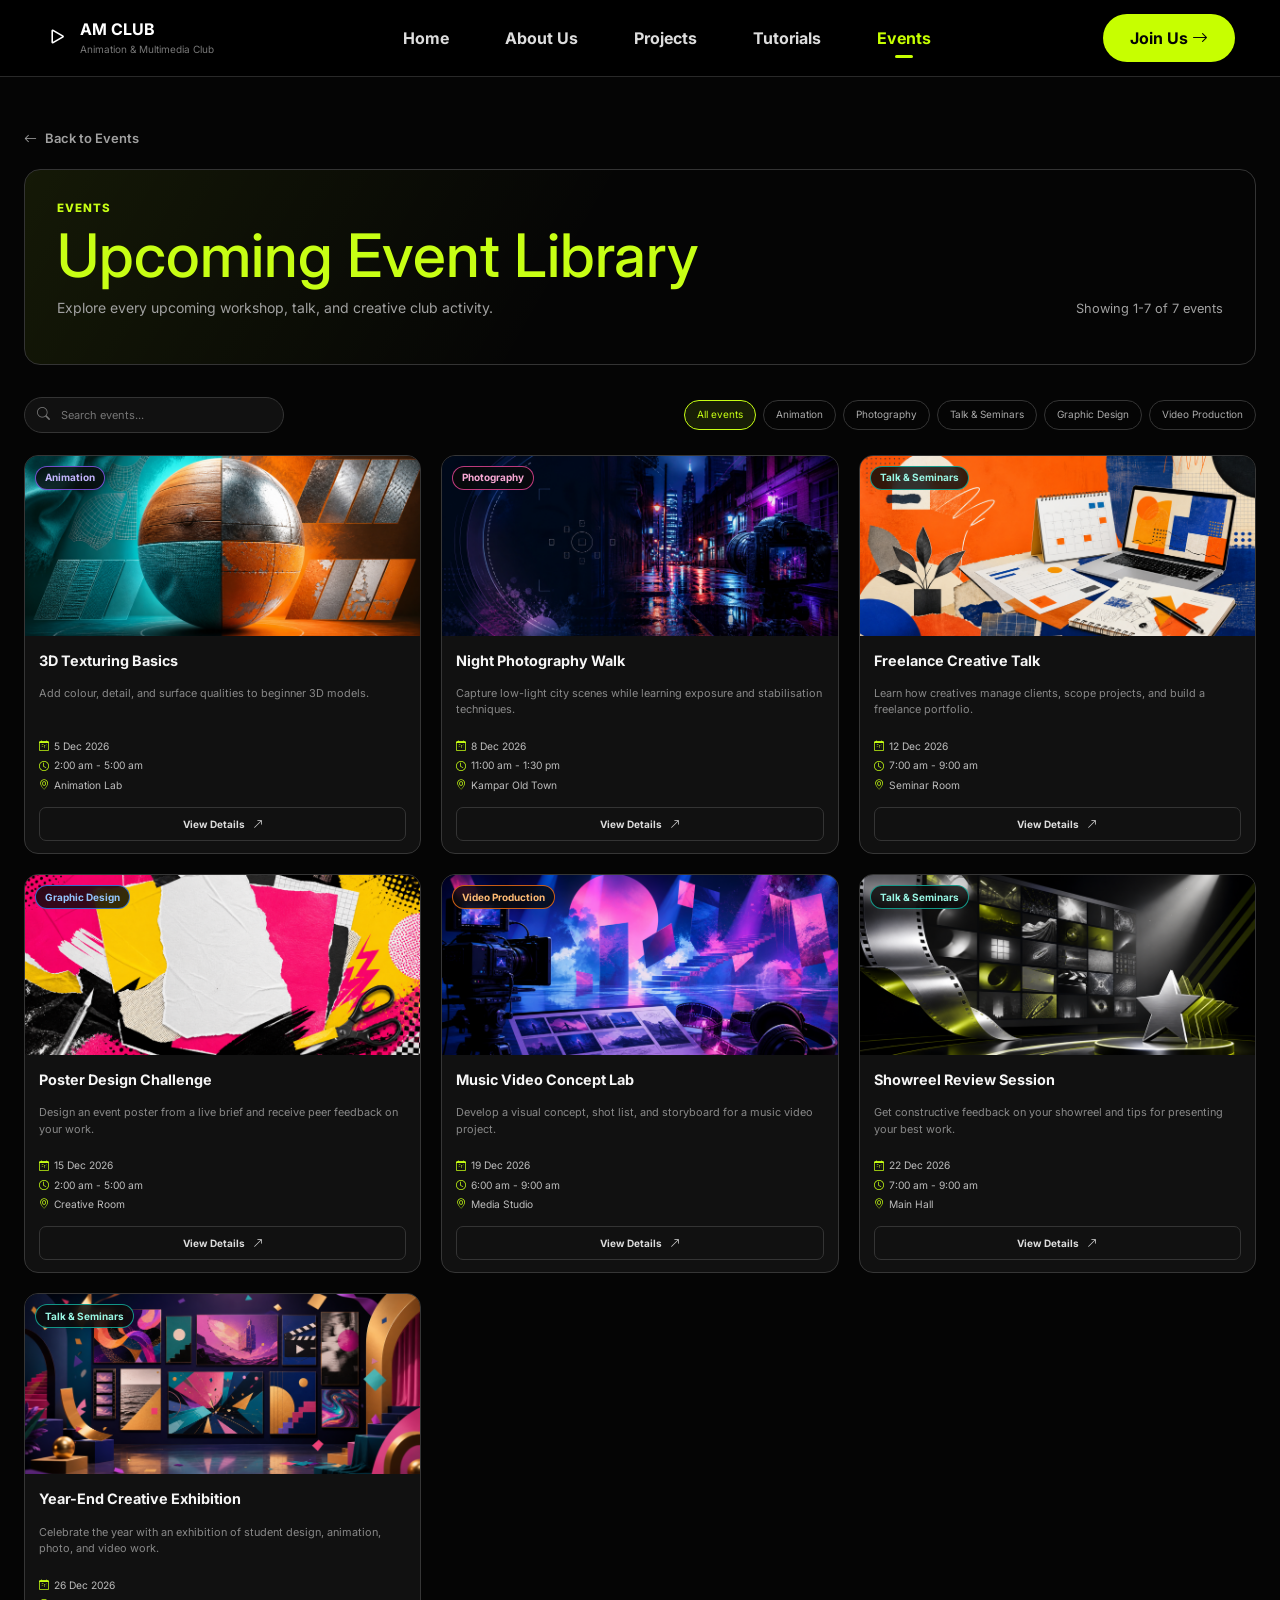
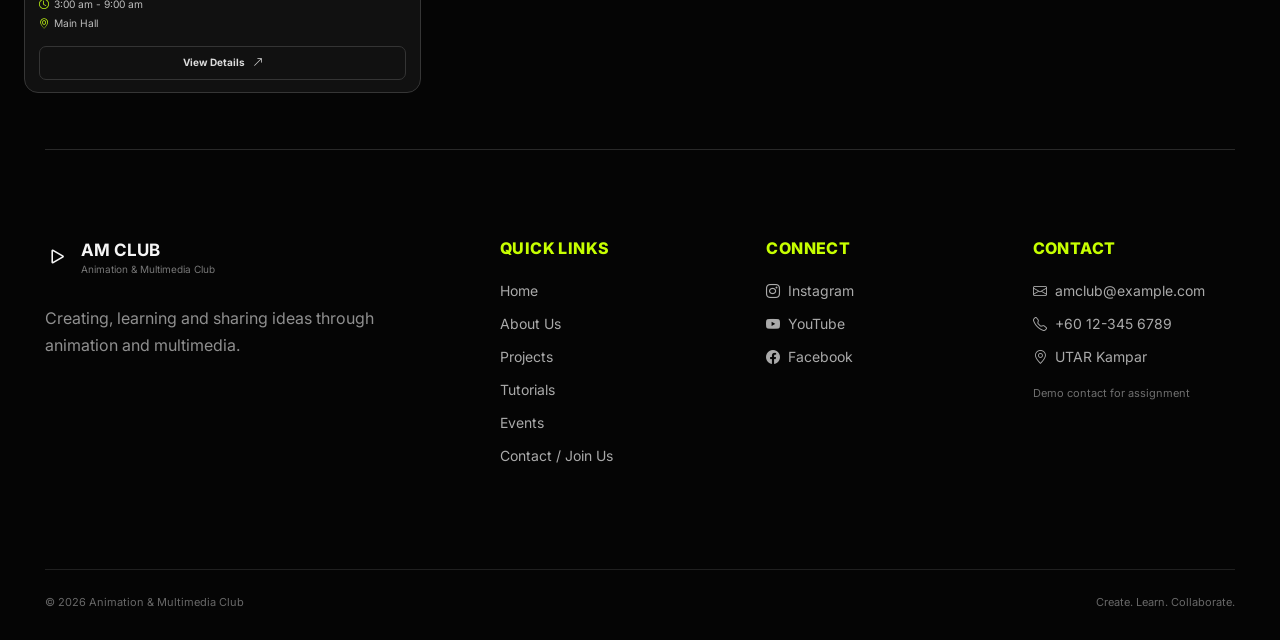
<file: event-archive.html>
<!DOCTYPE html>
<html lang="en">

<head>
    <meta charset="UTF-8">
    <meta name="viewport" content="width=device-width, initial-scale=1.0">
    <title>Event Library | Animation &amp; Multimedia Club</title>

    <link rel="preconnect" href="https://fonts.googleapis.com">
    <link rel="preconnect" href="https://fonts.gstatic.com" crossorigin>
    <link href="https://fonts.googleapis.com/css2?family=Inter:wght@400;500;600;700;800&display=swap" rel="stylesheet">
    <link rel="stylesheet" href="https://cdn.jsdelivr.net/npm/bootstrap@5.3.3/dist/css/bootstrap.min.css">
    <link rel="stylesheet" href="https://cdn.jsdelivr.net/npm/bootstrap-icons@1.13.1/font/bootstrap-icons.min.css">
    <link rel="stylesheet" href="css/global.css">
    <link rel="stylesheet" href="css/SharedStyles.css">
    <link rel="stylesheet" href="css/events.css">
    <link rel="stylesheet" href="css/event-archive.css">
</head>

<body data-page="events">
    <nav class="navbar navbar-expand-lg bg-black club-navbar" data-bs-theme="dark" aria-label="Main navigation">
        <div class="container-fluid navigation-container">
            <a class="navbar-brand club-brand" href="index.html" data-nav="home">
                <i class="bi bi-play" aria-hidden="true"></i>
                <span>
                    <strong>AM CLUB</strong>
                    <small>Animation &amp; Multimedia Club</small>
                </span>
            </a>

            <button class="navbar-toggler" type="button" data-bs-toggle="collapse" data-bs-target="#mainNavigation"
                aria-controls="mainNavigation" aria-label="Open navigation menu" aria-expanded="false">
                <span class="navbar-toggler-icon"></span>
            </button>

            <div class="collapse navbar-collapse" id="mainNavigation">
                <ul class="navbar-nav mx-auto align-items-lg-center">
                    <li class="nav-item"><a class="nav-link" href="index.html" data-nav="home">Home</a></li>
                    <li class="nav-item"><a class="nav-link" href="AboutUs.html" data-nav="about">About Us</a></li>
                    <li class="nav-item"><a class="nav-link" href="Projects.html" data-nav="projects">Projects</a></li>
                    <li class="nav-item"><a class="nav-link" href="tutorials.html" data-nav="tutorials">Tutorials</a></li>
                    <li class="nav-item"><a class="nav-link active" href="events.html" data-nav="events" aria-current="page">Events</a></li>
                </ul>

                <a class="btn join-button" href="contact.html" data-nav="contact">
                    Join Us <i class="bi bi-arrow-right" aria-hidden="true"></i>
                </a>
            </div>
        </div>
    </nav>


    <main class="page-container event-archive-page">
        <a href="events.html" class="event-archive-back-link">
            <i class="bi bi-arrow-left" aria-hidden="true"></i>
            Back to Events
        </a>

        <header class="event-archive-header">
            <p class="section-label">Events</p>
            <div class="section-heading-layout">
                <div>
                    <h1 class="event-archive-title">Upcoming Event Library</h1>
                    <p class="event-archive-introduction">Explore every upcoming workshop, talk, and creative club activity.</p>
                </div>
                <p class="event-total-text" id="event-archive-summary" aria-live="polite"></p>
            </div>
        </header>

        <section aria-labelledby="event-archive-title">
            <h2 class="visually-hidden" id="event-archive-title">All upcoming events</h2>
            <div class="events-toolbar event-archive-toolbar" aria-label="Filter event archive">
                <div class="events-search-wrapper">
                    <i class="bi bi-search" aria-hidden="true"></i>
                    <label class="visually-hidden" for="event-archive-search">Search events</label>
                    <input class="events-search-input" id="event-archive-search" type="search" placeholder="Search events..." autocomplete="off">
                </div>
                <div class="event-filter-list" id="event-archive-filter-list" role="group" aria-label="Event categories"></div>
            </div>
            <div class="event-archive-grid" id="event-archive-list">
                <p class="event-loading-message">Loading upcoming events...</p>
            </div>

            <nav class="event-pagination" id="event-pagination" aria-label="Event archive pages" hidden></nav>
        </section>
    </main>

    <footer class="site-footer">
        <div class="container-fluid footer-container">
            <div class="footer-grid">
                <div class="footer-brand">
                    <a class="footer-logo" href="index.html">
                        <i class="bi bi-play" aria-hidden="true"></i>
                        <span>
                            <strong>AM CLUB</strong>
                            <small>Animation &amp; Multimedia Club</small>
                        </span>
                    </a>
                    <p>Creating, learning and sharing ideas through animation and multimedia.</p>
                </div>

                <nav class="footer-group" aria-label="Footer quick links">
                    <h2>Quick Links</h2>
                    <ul>
                        <li><a href="index.html">Home</a></li>
                        <li><a href="AboutUs.html">About Us</a></li>
                        <li><a href="Projects.html">Projects</a></li>
                        <li><a href="tutorials.html">Tutorials</a></li>
                        <li><a href="events.html">Events</a></li>
                        <li><a href="contact.html">Contact / Join Us</a></li>
                    </ul>
                </nav>

                <div class="footer-group">
                    <h2>Connect</h2>
                    <ul>
                        <li><a href="#" aria-label="Instagram demonstration link"><i class="bi bi-instagram" aria-hidden="true"></i>Instagram</a></li>
                        <li><a href="#" aria-label="YouTube demonstration link"><i class="bi bi-youtube" aria-hidden="true"></i>YouTube</a></li>
                        <li><a href="#" aria-label="Facebook demonstration link"><i class="bi bi-facebook" aria-hidden="true"></i>Facebook</a></li>
                    </ul>
                </div>

                <div class="footer-group footer-contact">
                    <h2>Contact</h2>
                    <ul>
                        <li><a href="mailto:amclub@example.com"><i class="bi bi-envelope" aria-hidden="true"></i>amclub@example.com</a></li>
                        <li><a href="tel:+60123456789"><i class="bi bi-telephone" aria-hidden="true"></i>+60 12-345 6789</a></li>
                        <li><a href="https://www.google.com/maps/dir/?api=1&destination=Universiti+Tunku+Abdul+Rahman+Kampar&travelmode=driving" target="_blank" rel="noopener noreferrer" aria-label="Get directions to UTAR Kampar (opens in a new tab)"><i class="bi bi-geo-alt" aria-hidden="true"></i>UTAR Kampar</a></li>
                    </ul>
                    <small>Demo contact for assignment</small>
                </div>
            </div>

            <div class="footer-bottom">
                <small>&copy; 2026 Animation &amp; Multimedia Club</small>
                <small>Create. Learn. Collaborate.</small>
            </div>
        </div>
    </footer>


    <div class="modal fade" id="event-details-modal" tabindex="-1" aria-labelledby="event-details-title" aria-hidden="true">
        <div class="modal-dialog modal-dialog-centered modal-lg">
            <div class="modal-content event-details-dialog">
                <div class="modal-header">
                    <div>
                        <p class="section-label mb-2">Event details</p>
                        <h2 class="modal-title" id="event-details-title">Event title</h2>
                    </div>
                    <button class="btn-close btn-close-white" type="button" data-bs-dismiss="modal" aria-label="Close"></button>
                </div>
                <div class="modal-body">
                    <div class="event-details-modal-layout">
                        <img class="event-details-modal-image" id="event-details-image" alt="">
                        <div>
                            <p class="event-details-modal-description" id="event-details-description"></p>
                            <div class="event-details-modal-meta" id="event-details-meta"></div>
                        </div>
                    </div>
                </div>
                <div class="modal-footer">
                    <button class="event-modal-register-button" id="event-details-register-link" type="button" data-event-register>Register Now <i class="bi bi-arrow-right" aria-hidden="true"></i></button>
                </div>
            </div>
        </div>
    </div>

    <div class="modal fade" id="event-registration-modal" tabindex="-1" aria-labelledby="event-registration-title" aria-hidden="true">
        <div class="modal-dialog modal-dialog-centered">
            <div class="modal-content event-registration-dialog">
                <form id="event-registration-form" novalidate>
                    <div class="modal-header">
                        <div>
                            <p class="section-label mb-2">Event registration</p>
                            <h2 class="modal-title" id="event-registration-title">Register for an event</h2>
                        </div>
                        <button class="btn-close btn-close-white" type="button" data-bs-dismiss="modal" aria-label="Close"></button>
                    </div>
                    <div class="modal-body">
                        <p class="event-registration-event-name" id="event-registration-event-name"></p>
                        <input id="event-registration-id" name="eventId" type="hidden">
                        <div class="event-registration-field">
                            <label for="event-registration-name">Full name *</label>
                            <input class="event-registration-input" id="event-registration-name" name="name" type="text" autocomplete="name" minlength="8" required>
                        </div>
                        <div class="event-registration-field">
                            <label for="event-registration-email">Email address *</label>
                            <input class="event-registration-input" id="event-registration-email" name="email" type="email" autocomplete="email" required>
                        </div>
                        <p class="event-registration-message" id="event-registration-message" role="status" aria-live="polite"></p>
                    </div>
                    <div class="modal-footer">
                        <button class="event-modal-register-button" type="submit">Complete Registration <i class="bi bi-arrow-right" aria-hidden="true"></i></button>
                    </div>
                </form>
            </div>
        </div>
    </div>

    <div class="modal fade" id="event-registration-success-modal" tabindex="-1" aria-labelledby="event-registration-success-title" aria-hidden="true">
        <div class="modal-dialog modal-dialog-centered">
            <div class="modal-content event-registration-dialog">
                <div class="modal-body event-registration-success-content">
                    <div class="event-registration-success-icon" aria-hidden="true"><i class="bi bi-check-lg"></i></div>
                    <h2 class="modal-title" id="event-registration-success-title">You’re registered!</h2>
                    <button class="event-modal-register-button" type="button" data-bs-dismiss="modal">Done</button>
                </div>
            </div>
        </div>
    </div>

    <div class="toast-container position-fixed top-0 end-0 p-3">
        <div class="toast event-registration-toast" id="event-registration-toast" role="status" aria-live="polite" aria-atomic="true">
            <div class="toast-header">
                <i class="bi bi-check-circle-fill" aria-hidden="true"></i>
                <strong class="me-auto">Registration</strong>
                <button class="btn-close btn-close-white" type="button" data-bs-dismiss="toast" aria-label="Close"></button>
            </div>
            <div class="toast-body" id="event-registration-toast-message"></div>
        </div>
    </div>

    <script src="js/event-data.js"></script>
    <script src="https://code.jquery.com/jquery-3.7.1.min.js"></script>
    <script src="https://cdn.jsdelivr.net/npm/bootstrap@5.3.3/dist/js/bootstrap.bundle.min.js"></script>
    <script src="js/event-archive.js"></script>
</body>

</html>
</file>
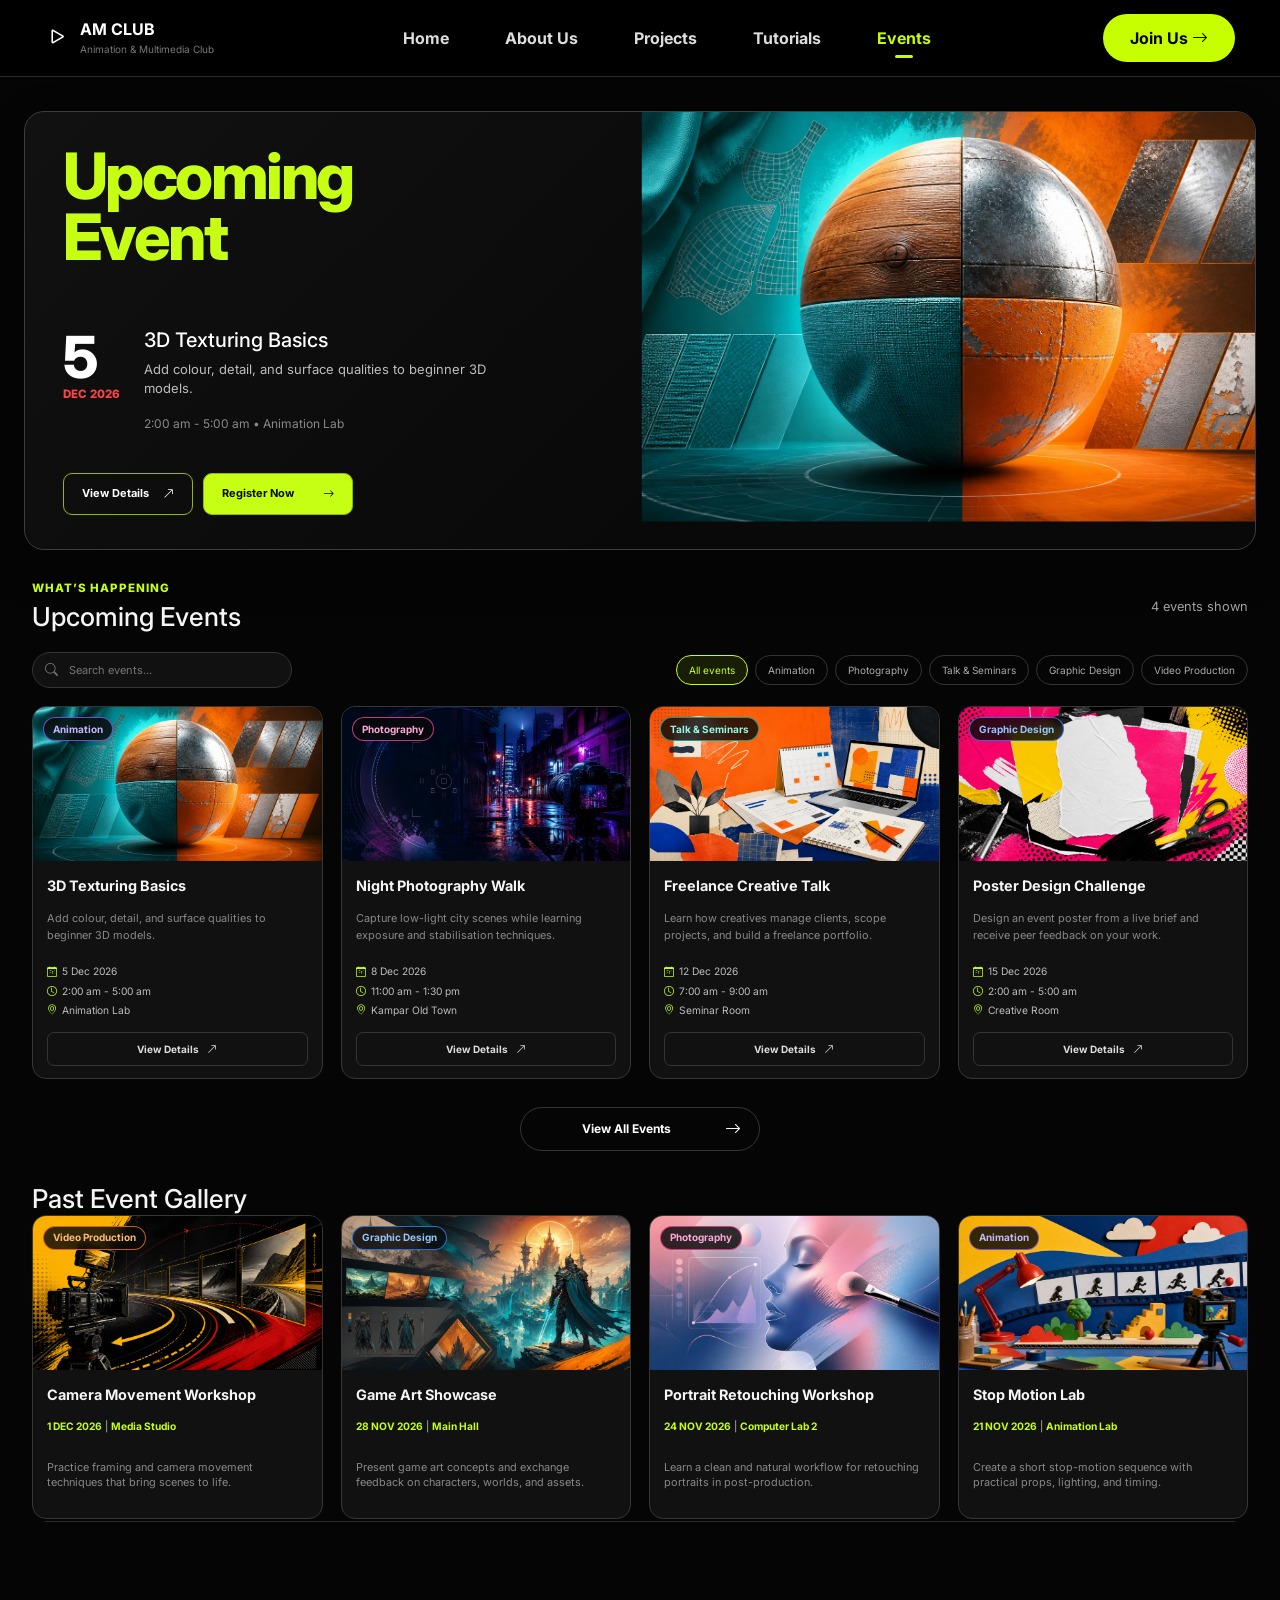
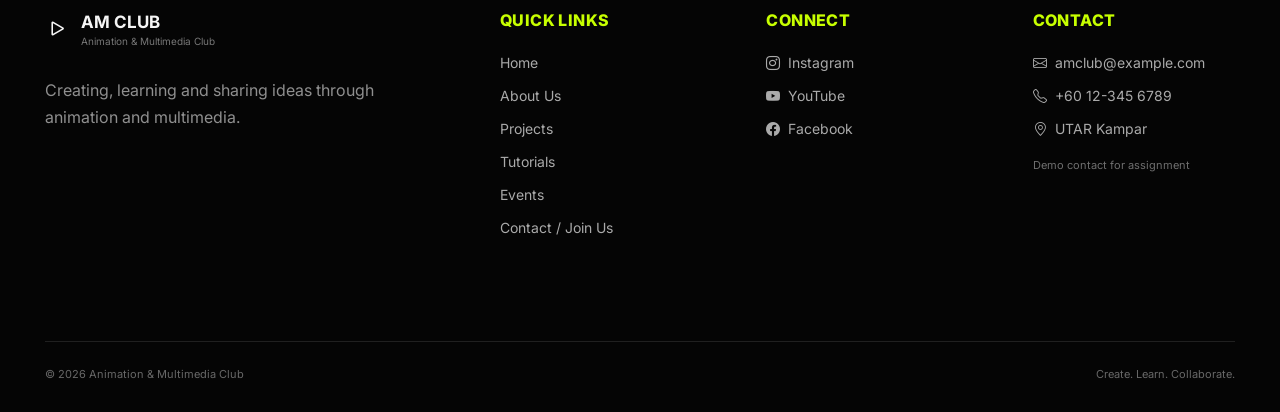
<file: events.html>
<!DOCTYPE html>
<html lang="en">

<head>
    <meta charset="UTF-8">
    <meta name="viewport" content="width=device-width, initial-scale=1.0">
    <title>Events | Animation &amp; Multimedia Club</title>

    <link rel="preconnect" href="https://fonts.googleapis.com">
    <link rel="preconnect" href="https://fonts.gstatic.com" crossorigin>
    <link href="https://fonts.googleapis.com/css2?family=Inter:wght@400;500;600;700;800&display=swap" rel="stylesheet">
    <link rel="stylesheet" href="https://cdn.jsdelivr.net/npm/bootstrap@5.3.3/dist/css/bootstrap.min.css">
    <link rel="stylesheet" href="https://cdn.jsdelivr.net/npm/bootstrap-icons@1.13.1/font/bootstrap-icons.min.css">
    <link rel="stylesheet" href="css/global.css">
    <link rel="stylesheet" href="css/SharedStyles.css">
    <link rel="stylesheet" href="css/events.css">
</head>

<body data-page="events">
    
    <nav class="navbar navbar-expand-lg bg-black club-navbar" data-bs-theme="dark" aria-label="Main navigation">
        <div class="container-fluid navigation-container">
            <a class="navbar-brand club-brand" href="index.html" data-nav="home">
                <i class="bi bi-play" aria-hidden="true"></i>
                <span>
                    <strong>AM CLUB</strong>
                    <small>Animation &amp; Multimedia Club</small>
                </span>
            </a>

            <button class="navbar-toggler" type="button" data-bs-toggle="collapse" data-bs-target="#mainNavigation"
                aria-controls="mainNavigation" aria-label="Open navigation menu" aria-expanded="false">
                <span class="navbar-toggler-icon"></span>
            </button>

            <div class="collapse navbar-collapse" id="mainNavigation">
                <ul class="navbar-nav mx-auto align-items-lg-center">
                    <li class="nav-item">
                        <a class="nav-link" href="index.html" data-nav="home">Home</a>
                    </li>

                    <li class="nav-item">
                        <a class="nav-link" href="AboutUs.html" data-nav="about">About Us</a>
                    </li>

                    <li class="nav-item">
                        <a class="nav-link" href="Projects.html" data-nav="projects">Projects</a>
                    </li>

                    <li class="nav-item">
                        <a class="nav-link" href="tutorials.html" data-nav="tutorials">Tutorials</a>
                    </li>

                    <li class="nav-item">
                        <a class="nav-link active"
                        href="events.html"
                        data-nav="events"
                        aria-current="page">
                            Events
                        </a>
                    </li>
                </ul>

                <a class="btn join-button" href="contact.html" data-nav="contact">
                    Join Us <i class="bi bi-arrow-right" aria-hidden="true"></i>
                </a>
            </div>
        </div>
    </nav>


    <main class="page-container events-page">
        <section class="event-highlight section-block" aria-labelledby="upcoming-event-title">
            <div class="event-highlight-content">
                <h1 class="event-highlight-title" id="upcoming-event-title">
                    Upcoming Event
                </h1>

                <div class="event-highlight-details-row" id="featured-event-details">
                    <p class="event-loading-message">Loading event details...</p>
                </div>

                <div class="event-highlight-actions">
                    <button class="event-highlight-details-button" type="button" data-event-details="featured-event">
                        View Details <i class="bi bi-arrow-up-right" aria-hidden="true"></i>
                    </button>
                    <button class="event-highlight-register-button" id="featured-event-register-link" type="button" data-event-register>
                        Register Now <i class="bi bi-arrow-right" aria-hidden="true"></i>
                    </button>
                </div>
            </div>

            <img class="event-highlight-image" id="featured-event-image" alt="">

        </section>

        <section class="upcoming-events-section" aria-labelledby="upcoming-events-title">
            <div class="events-section-heading">
                <div>
                    <p class="section-label">What’s happening</p>
                    <h2 class="events-section-title" id="upcoming-events-title">Upcoming Events</h2>
                </div>
                <p class="event-total-text" id="event-results-count" aria-live="polite"></p>
            </div>

            <div class="events-toolbar" aria-label="Filter upcoming events">
                <div class="events-search-wrapper">
                    <i class="bi bi-search" aria-hidden="true"></i>
                    <label class="visually-hidden" for="event-search">Search events</label>
                    <input class="events-search-input" id="event-search" type="search" placeholder="Search events..." autocomplete="off">
                </div>
                <div class="event-filter-list" id="event-filter-list" role="group" aria-label="Event categories"></div>
            </div>

            <div class="event-card-grid" id="upcoming-events-list">
                <p class="event-loading-message">Loading upcoming events...</p>
            </div>
            <div class="view-all-events-container" id="view-all-events-container" hidden>
                <a href="event-archive.html" class="view-all-events-button">
                    View All Events
                    <i class="bi bi-arrow-right" aria-hidden="true"></i>
                </a>
            </div>
        </section>

        <section class="past-events-section" aria-labelledby="past-events-title">
            <h2 class="events-section-title" id="past-events-title">Past Event Gallery</h2>
            <div class="past-event-gallery-grid" id="past-events-list">
                <p class="event-loading-message">Loading past events...</p>
            </div>
        </section>
    </main>

    <footer class="site-footer">
        <div class="container-fluid footer-container">
            <div class="footer-grid">
                <div class="footer-brand">
                    <a class="footer-logo" href="index.html">
                        <i class="bi bi-play" aria-hidden="true"></i>
                        <span>
                            <strong>AM CLUB</strong>
                            <small>Animation &amp; Multimedia Club</small>
                        </span>
                    </a>
                    <p>Creating, learning and sharing ideas through animation and multimedia.</p>
                </div>

                <nav class="footer-group" aria-label="Footer quick links">
                    <h2>Quick Links</h2>
                    <ul>
                        <li><a href="index.html">Home</a></li>
                        <li><a href="AboutUs.html">About Us</a></li>
                        <li><a href="Projects.html">Projects</a></li>
                        <li><a href="tutorials.html">Tutorials</a></li>
                        <li><a href="events.html">Events</a></li>
                        <li><a href="contact.html">Contact / Join Us</a></li>
                    </ul>
                </nav>

                <div class="footer-group">
                    <h2>Connect</h2>
                    <ul>
                        <li><a href="#" aria-label="Instagram demonstration link"><i class="bi bi-instagram" aria-hidden="true"></i>Instagram</a></li>
                        <li><a href="#" aria-label="YouTube demonstration link"><i class="bi bi-youtube" aria-hidden="true"></i>YouTube</a></li>
                        <li><a href="#" aria-label="Facebook demonstration link"><i class="bi bi-facebook" aria-hidden="true"></i>Facebook</a></li>
                    </ul>
                </div>

                <div class="footer-group footer-contact">
                    <h2>Contact</h2>
                    <ul>
                        <li><a href="mailto:amclub@example.com"><i class="bi bi-envelope" aria-hidden="true"></i>amclub@example.com</a></li>
                        <li><a href="tel:+60123456789"><i class="bi bi-telephone" aria-hidden="true"></i>+60 12-345 6789</a></li>
                        <li><a href="https://www.google.com/maps/dir/?api=1&destination=Universiti+Tunku+Abdul+Rahman+Kampar&travelmode=driving" target="_blank" rel="noopener noreferrer" aria-label="Get directions to UTAR Kampar (opens in a new tab)"><i class="bi bi-geo-alt" aria-hidden="true"></i>UTAR Kampar</a></li>
                    </ul>
                    <small>Demo contact for assignment</small>
                </div>
            </div>

            <div class="footer-bottom">
                <small>&copy; 2026 Animation &amp; Multimedia Club</small>
                <small>Create. Learn. Collaborate.</small>
            </div>
        </div>
    </footer>


    <div class="modal fade" id="event-details-modal" tabindex="-1" aria-labelledby="event-details-title" aria-hidden="true">
        <div class="modal-dialog modal-dialog-centered modal-lg">
            <div class="modal-content event-details-dialog">
                <div class="modal-header">
                    <div>
                        <p class="section-label mb-2">Event details</p>
                        <h2 class="modal-title" id="event-details-title">Event title</h2>
                    </div>
                    <button class="btn-close btn-close-white" type="button" data-bs-dismiss="modal" aria-label="Close"></button>
                </div>
                <div class="modal-body">
                    <div class="event-details-modal-layout">
                        <img class="event-details-modal-image" id="event-details-image" alt="">
                        <div>
                            <p class="event-details-modal-description" id="event-details-description"></p>
                            <div class="event-details-modal-meta" id="event-details-meta"></div>
                        </div>
                    </div>
                </div>
                <div class="modal-footer">
                    <button class="event-modal-register-button" id="event-details-register-link" type="button" data-event-register>Register Now <i class="bi bi-arrow-right" aria-hidden="true"></i></button>
                </div>
            </div>
        </div>
    </div>

    <div class="modal fade" id="event-registration-modal" tabindex="-1" aria-labelledby="event-registration-title" aria-hidden="true">
        <div class="modal-dialog modal-dialog-centered">
            <div class="modal-content event-registration-dialog">
                <form id="event-registration-form" novalidate>
                    <div class="modal-header">
                        <div>
                            <p class="section-label mb-2">Event registration</p>
                            <h2 class="modal-title" id="event-registration-title">Register for an event</h2>
                        </div>
                        <button class="btn-close btn-close-white" type="button" data-bs-dismiss="modal" aria-label="Close"></button>
                    </div>
                    <div class="modal-body">
                        <p class="event-registration-event-name" id="event-registration-event-name"></p>
                        <input id="event-registration-id" name="eventId" type="hidden">
                        <div class="event-registration-field">
                            <label for="event-registration-name">Full name *</label>
                            <input class="event-registration-input" id="event-registration-name" name="name" type="text" autocomplete="name" minlength="8" required>
                        </div>
                        <div class="event-registration-field">
                            <label for="event-registration-email">Email address *</label>
                            <input class="event-registration-input" id="event-registration-email" name="email" type="email" autocomplete="email" required>
                        </div>
                        <p class="event-registration-message" id="event-registration-message" role="status" aria-live="polite"></p>
                    </div>
                    <div class="modal-footer">
                        <button class="event-modal-register-button" type="submit">Complete Registration <i class="bi bi-arrow-right" aria-hidden="true"></i></button>
                    </div>
                </form>
            </div>
        </div>
    </div>

    <div class="modal fade" id="event-registration-success-modal" tabindex="-1" aria-labelledby="event-registration-success-title" aria-hidden="true">
        <div class="modal-dialog modal-dialog-centered">
            <div class="modal-content event-registration-dialog">
                <div class="modal-body event-registration-success-content">
                    <div class="event-registration-success-icon" aria-hidden="true"><i class="bi bi-check-lg"></i></div>
                    <h2 class="modal-title" id="event-registration-success-title">You’re registered!</h2>
                    <button class="event-modal-register-button" type="button" data-bs-dismiss="modal">Done</button>
                </div>
            </div>
        </div>
    </div>

    <div class="toast-container position-fixed top-0 end-0 p-3">
        <div class="toast event-registration-toast" id="event-registration-toast" role="status" aria-live="polite" aria-atomic="true">
            <div class="toast-header">
                <i class="bi bi-check-circle-fill" aria-hidden="true"></i>
                <strong class="me-auto">Registration</strong>
                <button class="btn-close btn-close-white" type="button" data-bs-dismiss="toast" aria-label="Close"></button>
            </div>
            <div class="toast-body" id="event-registration-toast-message"></div>
        </div>
    </div>


    <script src="js/event-data.js"></script>
    <script src="https://code.jquery.com/jquery-3.7.1.min.js"></script>
    <script src="https://cdn.jsdelivr.net/npm/bootstrap@5.3.3/dist/js/bootstrap.bundle.min.js"></script>
    <script src="js/events.js"></script>
</body>

</html>
</file>
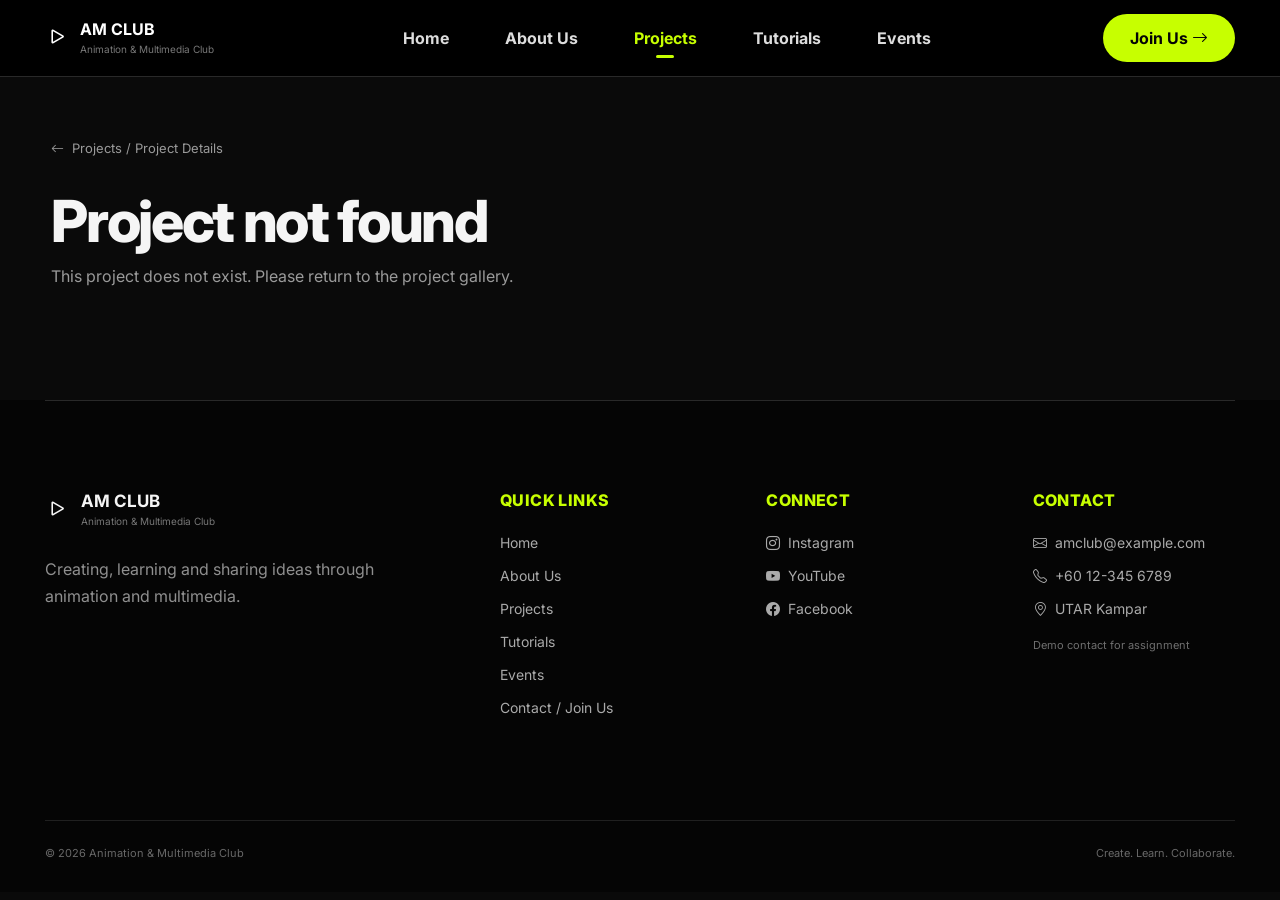
<file: project-details.html>
<!DOCTYPE html>
<html lang="en">
<head>
  <meta charset="UTF-8">
  <meta name="viewport" content="width=device-width, initial-scale=1.0">
  <title>Project Details | Animation & Multimedia Club</title>
  <link rel="preconnect" href="https://fonts.googleapis.com">
  <link rel="preconnect" href="https://fonts.gstatic.com" crossorigin>
  <link href="https://fonts.googleapis.com/css2?family=Inter:wght@400;500;600;700;800&display=swap" rel="stylesheet">
  <link rel="stylesheet" href="https://cdn.jsdelivr.net/npm/bootstrap@5.3.3/dist/css/bootstrap.min.css">
  <link rel="stylesheet" href="https://cdn.jsdelivr.net/npm/bootstrap-icons@1.13.1/font/bootstrap-icons.min.css">
  <link rel="stylesheet" href="css/SharedStyles.css">
  <link rel="stylesheet" href="css/style.css">
</head>
<body>
  <nav class="navbar navbar-expand-lg bg-black club-navbar" data-bs-theme="dark" aria-label="Main navigation">
    <div class="container-fluid navigation-container">
      <a class="navbar-brand club-brand" href="index.html" data-nav="home">
        <i class="bi bi-play" aria-hidden="true"></i>
        <span>
          <strong>AM CLUB</strong>
          <small>Animation &amp; Multimedia Club</small>
        </span>
      </a>

      <button class="navbar-toggler" type="button" data-bs-toggle="collapse"
              data-bs-target="#mainNavigation" aria-controls="mainNavigation"
              aria-expanded="false" aria-label="Open navigation menu">
        <span class="navbar-toggler-icon"></span>
      </button>

      <div class="collapse navbar-collapse" id="mainNavigation">
        <ul class="navbar-nav mx-auto align-items-lg-center">
          <li class="nav-item"><a class="nav-link" href="index.html" data-nav="home">Home</a></li>
          <li class="nav-item"><a class="nav-link" href="AboutUs.html" data-nav="about">About Us</a></li>
          <li class="nav-item"><a class="nav-link active" href="Projects.html" data-nav="projects" aria-current="page">Projects</a></li>
          <li class="nav-item"><a class="nav-link" href="tutorials.html" data-nav="tutorials">Tutorials</a></li>
          <li class="nav-item"><a class="nav-link" href="events.html" data-nav="events">Events</a></li>
        </ul>

        <a class="btn join-button" href="contact.html" data-nav="contact">
          Join Us
          <i class="bi bi-arrow-right" aria-hidden="true"></i>
        </a>
      </div>
    </div>
  </nav>

  <main class="page">
    <a class="back-link" href="Projects.html"><i class="bi bi-arrow-left"></i> Projects / Project Details</a>

    <header class="details-header">
      <h1 id="projectTitle" class="page-title">Project Title</h1>
      <p id="projectMeta" class="page-subtitle">Category • Creator • Year</p>
    </header>

    <section class="details-top">
      <div class="main-media">
        <img id="projectImage" alt="">
      </div>

      <aside class="info-panel">
        <p class="section-label">Project details</p>
        <h2>Project information</h2>
        <dl class="info-list">
          <div><dt>Creator</dt><dd id="projectCreator"></dd></div>
          <div><dt>Software</dt><dd id="projectSoftware"></dd></div>
          <div><dt>Category</dt><dd id="projectCategory"></dd></div>
          <div><dt>Credits</dt><dd id="projectCredits"></dd></div>
        </dl>

        <div class="actions">
          <button id="saveProject" class="primary-btn"><i class="bi bi-bookmark"></i> Save project</button>
          <button id="visitCreator" class="secondary-btn">Visit creator</button>
        </div>
      </aside>
    </section>

    <section class="details-bottom">
      <article class="description-section">
        <h2>Description and production process</h2>
        <div class="description-card">
          <p id="projectDescription"></p>
          <p id="projectProcess"></p>
        </div>
      </article>

      <aside class="related-section">
        <h2>Related projects</h2>
        <div id="relatedList" class="related-list"></div>
      </aside>
    </section>
  </main>

  <footer class="site-footer">
    <div class="container-fluid footer-container">
      <div class="footer-grid">
        <div class="footer-brand">
          <a class="footer-logo" href="index.html">
            <i class="bi bi-play" aria-hidden="true"></i>
            <span>
              <strong>AM CLUB</strong>
              <small>Animation &amp; Multimedia Club</small>
            </span>
          </a>
          <p>Creating, learning and sharing ideas through animation and multimedia.</p>
        </div>

        <nav class="footer-group" aria-label="Footer quick links">
          <h2>Quick Links</h2>
          <ul>
            <li><a href="index.html">Home</a></li>
            <li><a href="AboutUs.html">About Us</a></li>
            <li><a href="Projects.html">Projects</a></li>
            <li><a href="tutorials.html">Tutorials</a></li>
            <li><a href="events.html">Events</a></li>
            <li><a href="contact.html">Contact / Join Us</a></li>
          </ul>
        </nav>

        <div class="footer-group">
          <h2>Connect</h2>
          <ul>
            <li><a href="#" aria-label="Instagram demonstration link"><i class="bi bi-instagram" aria-hidden="true"></i>Instagram</a></li>
            <li><a href="#" aria-label="YouTube demonstration link"><i class="bi bi-youtube" aria-hidden="true"></i>YouTube</a></li>
            <li><a href="#" aria-label="Facebook demonstration link"><i class="bi bi-facebook" aria-hidden="true"></i>Facebook</a></li>
          </ul>
        </div>

        <div class="footer-group footer-contact">
          <h2>Contact</h2>
          <ul>
            <li><a href="mailto:amclub@example.com"><i class="bi bi-envelope" aria-hidden="true"></i>amclub@example.com</a></li>
            <li><a href="tel:+60123456789"><i class="bi bi-telephone" aria-hidden="true"></i>+60 12-345 6789</a></li>
            <li><a href="https://www.google.com/maps/dir/?api=1&destination=Universiti+Tunku+Abdul+Rahman+Kampar&travelmode=driving" target="_blank" rel="noopener noreferrer" aria-label="Get directions to UTAR Kampar (opens in a new tab)"><i class="bi bi-geo-alt" aria-hidden="true"></i>UTAR Kampar</a></li>
          </ul>
          <small>Demo contact for assignment</small>
        </div>
      </div>

      <div class="footer-bottom">
        <small>&copy; 2026 Animation &amp; Multimedia Club</small>
        <small>Create. Learn. Collaborate.</small>
      </div>
    </div>
  </footer>

  <div id="toastBox" class="toast-box"></div>
  <script src="https://cdn.jsdelivr.net/npm/bootstrap@5.3.3/dist/js/bootstrap.bundle.min.js"></script>
  <script src="js/details.js"></script>
</body>
</html>
</file>
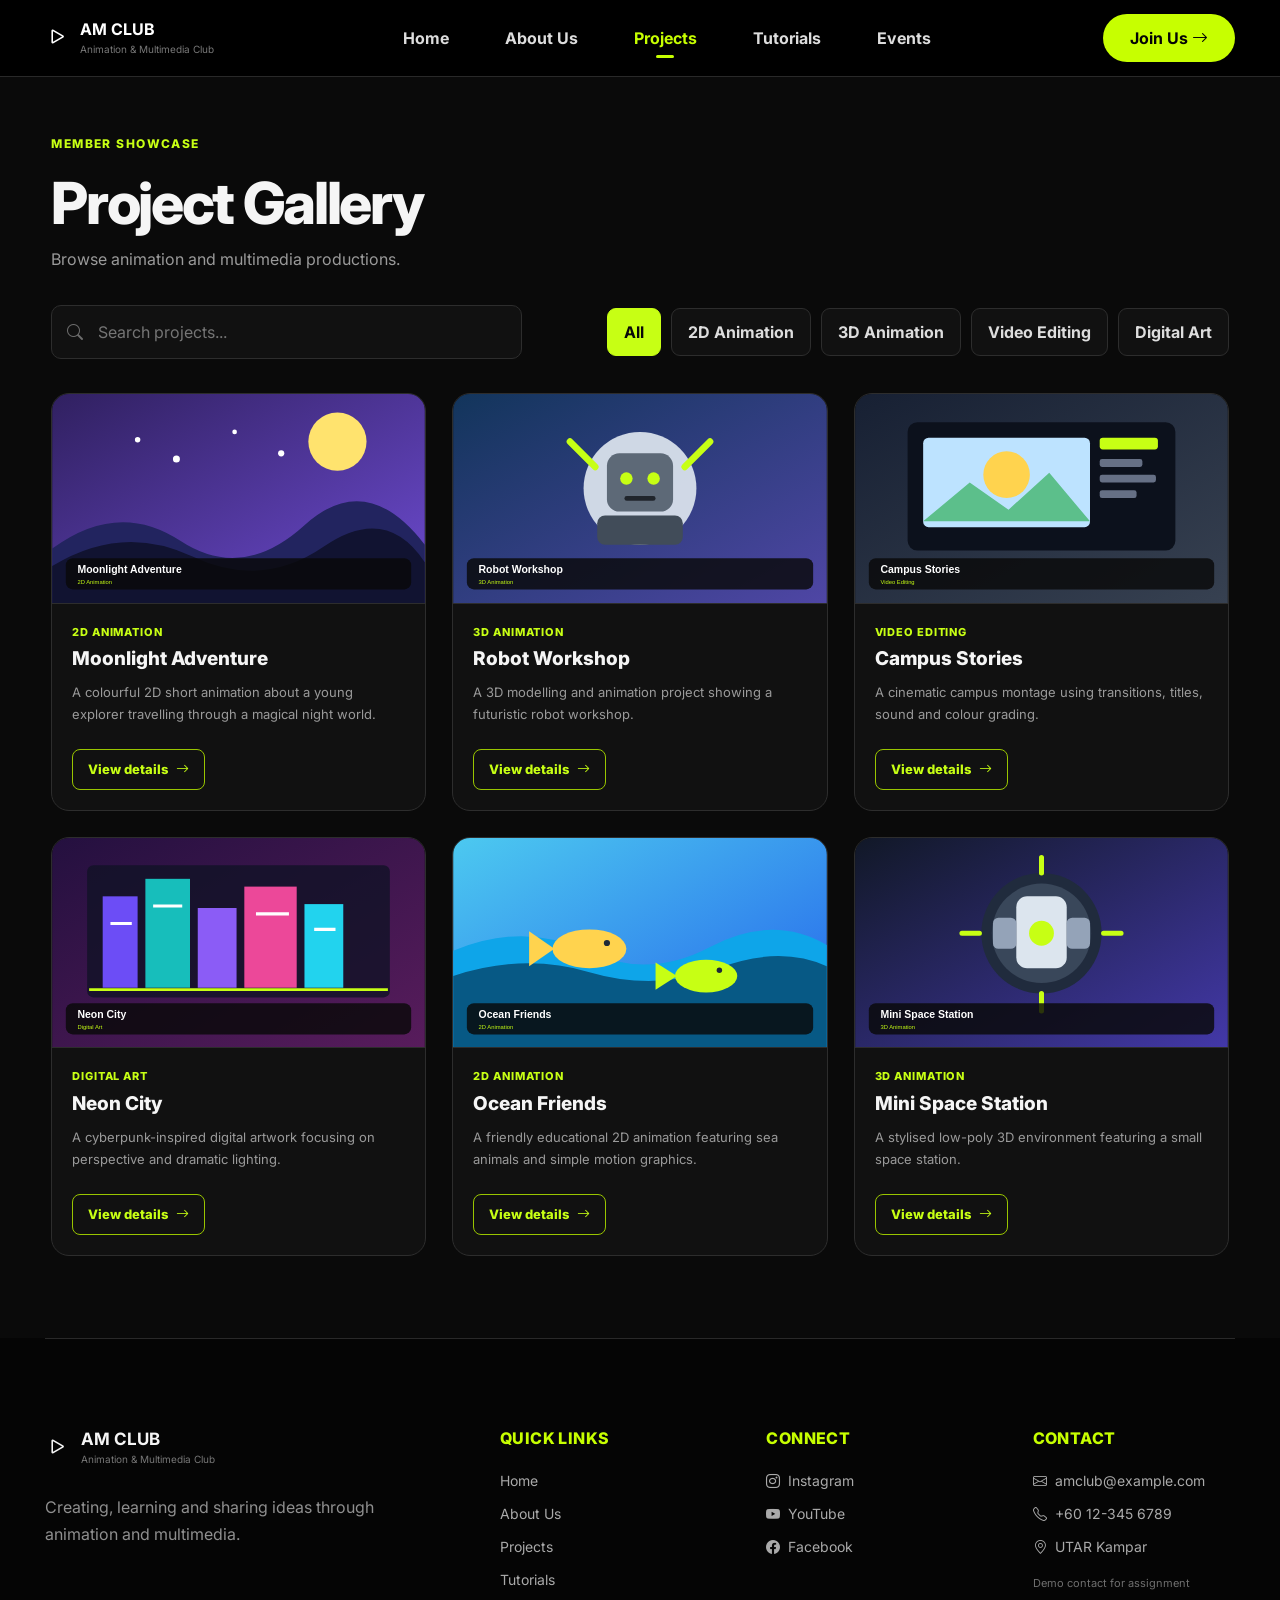
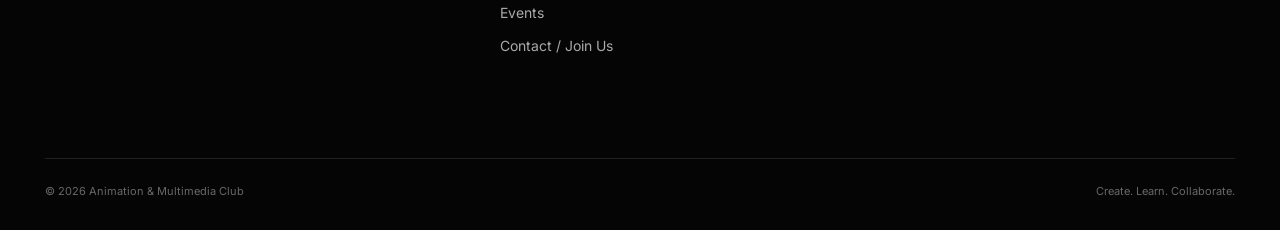
<file: Projects.html>
<!DOCTYPE html>
<html lang="en">
<head>
  <meta charset="UTF-8">
  <meta name="viewport" content="width=device-width, initial-scale=1.0">
  <title>Projects | Animation & Multimedia Club</title>
  <link rel="preconnect" href="https://fonts.googleapis.com">
  <link rel="preconnect" href="https://fonts.gstatic.com" crossorigin>
  <link href="https://fonts.googleapis.com/css2?family=Inter:wght@400;500;600;700;800&display=swap" rel="stylesheet">
  <link rel="stylesheet" href="https://cdn.jsdelivr.net/npm/bootstrap@5.3.3/dist/css/bootstrap.min.css">
  <link rel="stylesheet" href="https://cdn.jsdelivr.net/npm/bootstrap-icons@1.13.1/font/bootstrap-icons.min.css">
  <link rel="stylesheet" href="css/SharedStyles.css">
  <link rel="stylesheet" href="css/style.css">
</head>
<body>
  <nav class="navbar navbar-expand-lg bg-black club-navbar" data-bs-theme="dark" aria-label="Main navigation">
    <div class="container-fluid navigation-container">
      <a class="navbar-brand club-brand" href="index.html" data-nav="home">
        <i class="bi bi-play" aria-hidden="true"></i>
        <span>
          <strong>AM CLUB</strong>
          <small>Animation &amp; Multimedia Club</small>
        </span>
      </a>

      <button class="navbar-toggler" type="button" data-bs-toggle="collapse"
              data-bs-target="#mainNavigation" aria-controls="mainNavigation"
              aria-expanded="false" aria-label="Open navigation menu">
        <span class="navbar-toggler-icon"></span>
      </button>

      <div class="collapse navbar-collapse" id="mainNavigation">
        <ul class="navbar-nav mx-auto align-items-lg-center">
          <li class="nav-item"><a class="nav-link" href="index.html" data-nav="home">Home</a></li>
          <li class="nav-item"><a class="nav-link" href="AboutUs.html" data-nav="about">About Us</a></li>
          <li class="nav-item"><a class="nav-link active" href="Projects.html" data-nav="projects" aria-current="page">Projects</a></li>
          <li class="nav-item"><a class="nav-link" href="tutorials.html" data-nav="tutorials">Tutorials</a></li>
          <li class="nav-item"><a class="nav-link" href="events.html" data-nav="events">Events</a></li>
        </ul>

        <a class="btn join-button" href="contact.html" data-nav="contact">
          Join Us
          <i class="bi bi-arrow-right" aria-hidden="true"></i>
        </a>
      </div>
    </div>
  </nav>

  <main class="page">
    <header>
      <p class="section-label">Member showcase</p>
      <h1 class="page-title">Project Gallery</h1>
      <p class="page-subtitle">Browse animation and multimedia productions.</p>
    </header>

    <section class="toolbar">
      <div class="search-wrap">
        <i class="bi bi-search"></i>
        <input id="searchInput" class="search-input" type="search" placeholder="Search projects...">
      </div>

      <div class="filters">
        <button class="filter-btn active" data-category="All">All</button>
        <button class="filter-btn" data-category="2D Animation">2D Animation</button>
        <button class="filter-btn" data-category="3D Animation">3D Animation</button>
        <button class="filter-btn" data-category="Video Editing">Video Editing</button>
        <button class="filter-btn" data-category="Digital Art">Digital Art</button>
      </div>
    </section>

    <section id="projectGrid" class="project-grid"></section>
    <p id="emptyMessage" class="empty" hidden>No projects match your search.</p>
  </main>

  <footer class="site-footer">
    <div class="container-fluid footer-container">
      <div class="footer-grid">
        <div class="footer-brand">
          <a class="footer-logo" href="index.html">
            <i class="bi bi-play" aria-hidden="true"></i>
            <span>
              <strong>AM CLUB</strong>
              <small>Animation &amp; Multimedia Club</small>
            </span>
          </a>
          <p>Creating, learning and sharing ideas through animation and multimedia.</p>
        </div>

        <nav class="footer-group" aria-label="Footer quick links">
          <h2>Quick Links</h2>
          <ul>
            <li><a href="index.html">Home</a></li>
            <li><a href="AboutUs.html">About Us</a></li>
            <li><a href="Projects.html">Projects</a></li>
            <li><a href="tutorials.html">Tutorials</a></li>
            <li><a href="events.html">Events</a></li>
            <li><a href="contact.html">Contact / Join Us</a></li>
          </ul>
        </nav>

        <div class="footer-group">
          <h2>Connect</h2>
          <ul>
            <li><a href="#" aria-label="Instagram demonstration link"><i class="bi bi-instagram" aria-hidden="true"></i>Instagram</a></li>
            <li><a href="#" aria-label="YouTube demonstration link"><i class="bi bi-youtube" aria-hidden="true"></i>YouTube</a></li>
            <li><a href="#" aria-label="Facebook demonstration link"><i class="bi bi-facebook" aria-hidden="true"></i>Facebook</a></li>
          </ul>
        </div>

        <div class="footer-group footer-contact">
          <h2>Contact</h2>
          <ul>
            <li><a href="mailto:amclub@example.com"><i class="bi bi-envelope" aria-hidden="true"></i>amclub@example.com</a></li>
            <li><a href="tel:+60123456789"><i class="bi bi-telephone" aria-hidden="true"></i>+60 12-345 6789</a></li>
            <li><a href="https://www.google.com/maps/dir/?api=1&destination=Universiti+Tunku+Abdul+Rahman+Kampar&travelmode=driving" target="_blank" rel="noopener noreferrer" aria-label="Get directions to UTAR Kampar (opens in a new tab)"><i class="bi bi-geo-alt" aria-hidden="true"></i>UTAR Kampar</a></li>
          </ul>
          <small>Demo contact for assignment</small>
        </div>
      </div>

      <div class="footer-bottom">
        <small>&copy; 2026 Animation &amp; Multimedia Club</small>
        <small>Create. Learn. Collaborate.</small>
      </div>
    </div>
  </footer>

  <script src="https://cdn.jsdelivr.net/npm/bootstrap@5.3.3/dist/js/bootstrap.bundle.min.js"></script>
  <script src="js/projects.js"></script>
</body>
</html>
</file>
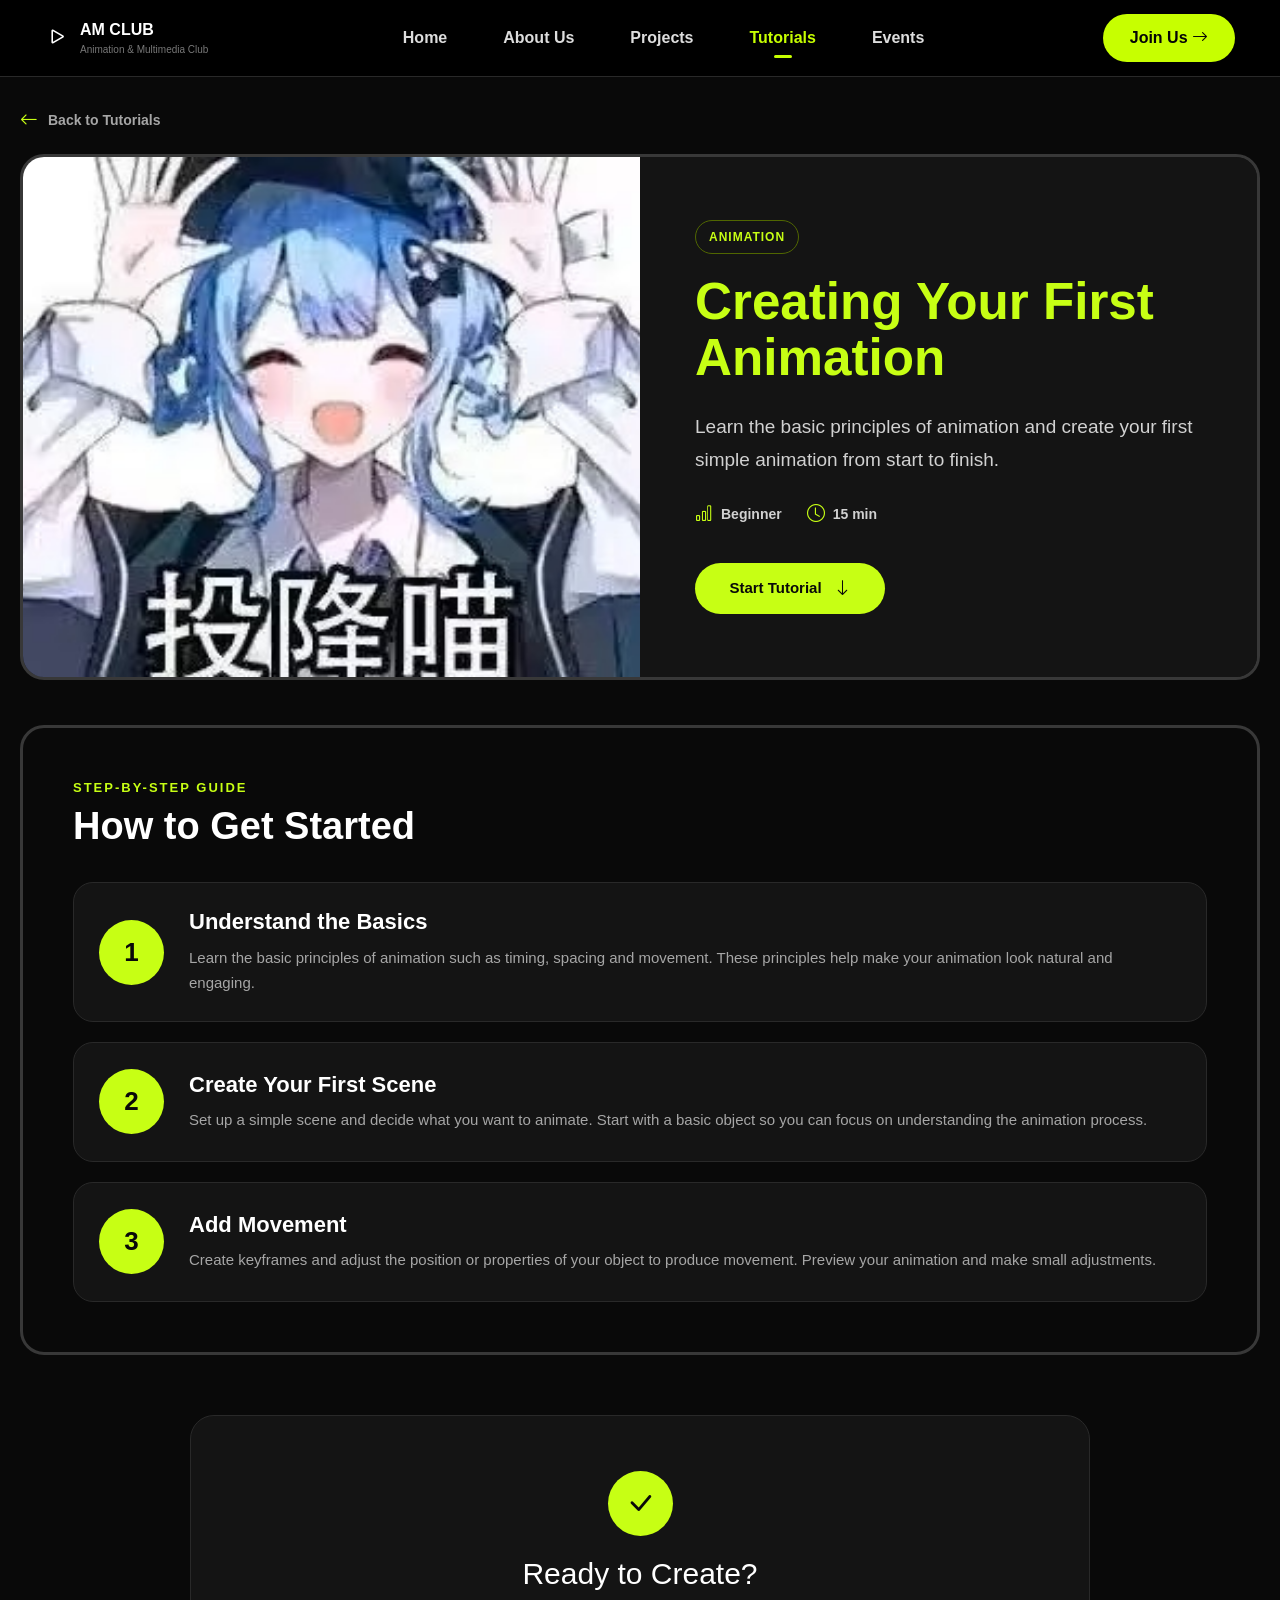
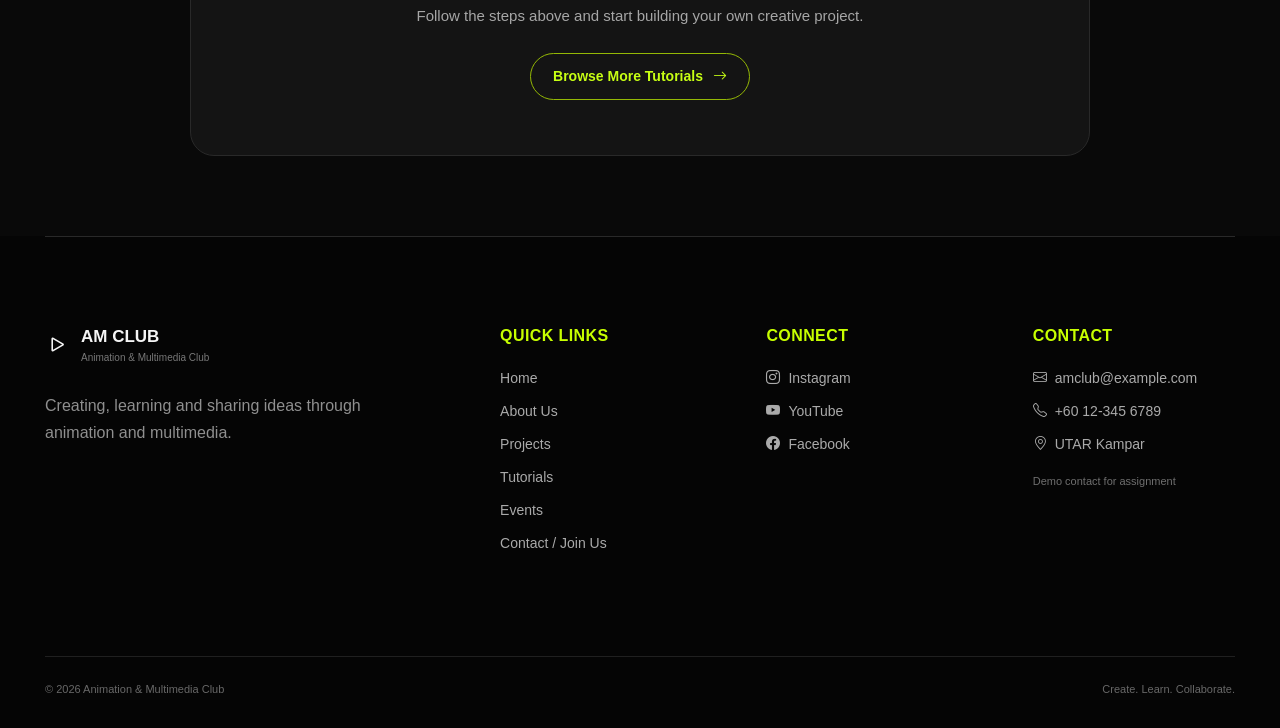
<file: tutorial-details.html>
<!DOCTYPE html>
<html lang="en">

<head>

    <meta charset="UTF-8">

    <meta name="viewport"
          content="width=device-width, initial-scale=1.0">

    <title>Tutorial Details | AM Club</title>

    <!-- Bootstrap CSS -->
    <link href="https://cdn.jsdelivr.net/npm/bootstrap@5.3.3/dist/css/bootstrap.min.css"
          rel="stylesheet">

    <!-- Bootstrap Icons -->
    <link rel="stylesheet" href="https://cdn.jsdelivr.net/npm/bootstrap-icons@1.13.1/font/bootstrap-icons.min.css">

    <!-- Shared website styles -->
    <link rel="stylesheet" href="css/SharedStyles.css">

    <!-- Tutorial Details CSS -->
    <link rel="stylesheet"
          href="css/tutorial-details.css">

</head>


<body>


    <!-- ==================================================
         NAVIGATION
    =================================================== -->

    <nav class="navbar navbar-expand-lg bg-black club-navbar"
         data-bs-theme="dark" aria-label="Main navigation">

        <div class="container-fluid navigation-container">


            <!-- Logo -->

            <a class="navbar-brand club-brand"
               href="index.html" data-nav="home">

                <i class="bi bi-play"></i>

                <span>

                    <strong>
                        AM CLUB
                    </strong>

                    <small>
                        Animation & Multimedia Club
                    </small>

                </span>

            </a>


            <!-- Mobile Menu -->

            <button class="navbar-toggler"
                    type="button"
                    data-bs-toggle="collapse"
                    data-bs-target="#mainNavigation"
                    aria-controls="mainNavigation"
                    aria-label="Open navigation menu"
                    aria-expanded="false">

                <span class="navbar-toggler-icon"></span>

            </button>


            <!-- Navigation -->

            <div class="collapse navbar-collapse"
                 id="mainNavigation">

                <ul class="navbar-nav mx-auto align-items-lg-center">

                    <li class="nav-item">
                        <a class="nav-link"
                           href="index.html" data-nav="home">
                            Home
                        </a>
                    </li>

                    <li class="nav-item">
                        <a class="nav-link"
                           href="AboutUs.html" data-nav="about">
                            About Us
                        </a>
                    </li>

                    <li class="nav-item">
                        <a class="nav-link"
                           href="Projects.html" data-nav="projects">
                            Projects
                        </a>
                    </li>

                    <li class="nav-item">
                        <a class="nav-link active"
                           href="tutorials.html" data-nav="tutorials" aria-current="page">
                            Tutorials
                        </a>
                    </li>

                    <li class="nav-item">
                        <a class="nav-link"
                           href="events.html" data-nav="events">
                            Events
                        </a>
                    </li>

                </ul>


                <a class="btn join-button"
                   href="contact.html" data-nav="contact">

                    Join Us

                    <i class="bi bi-arrow-right"></i>

                </a>

            </div>

        </div>

    </nav>



    <!-- ==================================================
         MAIN
    =================================================== -->

    <main class="tutorial-details-page">


        <!-- ==================================================
             BACK BUTTON
        =================================================== -->

        <div class="details-container back-container">

            <a href="tutorials.html"
               class="back-button">

                <i class="bi bi-arrow-left"></i>

                Back to Tutorials

            </a>

        </div>



        <!-- ==================================================
             TUTORIAL INTRO
        =================================================== -->

        <section class="tutorial-intro"
                 id="tutorialIntro">


            <!-- Image -->

            <div class="intro-image">

                <img id="tutorialImage"
                     src="images/default.jpg"
                     alt="Tutorial image">

            </div>


            <!-- Content -->

            <div class="intro-content">


                <span class="intro-tag"
                      id="tutorialTopic">

                    Animation

                </span>


                <h1 id="tutorialTitle">

                    Creating Your First Animation

                </h1>


                <p id="tutorialDescription">

                    Learn the basic principles of animation and
                    create your first simple animation.

                </p>


                <!-- Meta -->

                <div class="intro-meta">

                    <span>

                        <i class="bi bi-bar-chart"></i>

                        <strong id="tutorialLevel">
                            Beginner
                        </strong>

                    </span>


                    <span>

                        <i class="bi bi-clock"></i>

                        <strong id="tutorialDuration">
                            15 min
                        </strong>

                    </span>

                </div>


                <a href="#steps"
                   class="start-btn">

                    Start Tutorial

                    <i class="bi bi-arrow-down"></i>

                </a>

            </div>

        </section>



        <!-- ==================================================
             STEPS
        =================================================== -->

        <section class="steps-section"
                 id="steps">


            <div class="steps-heading">

                <p>
                    STEP-BY-STEP GUIDE
                </p>

                <h2>
                    How to Get Started
                </h2>

            </div>


            <div id="stepsContainer">


                <!-- Steps will be inserted by JavaScript -->

            </div>

        </section>



        <!-- ==================================================
             COMPLETION
        =================================================== -->

        <section class="completion-section">

            <div class="completion-icon">

                <i class="bi bi-check-lg"></i>

            </div>

            <h2>
                Ready to Create?
            </h2>

            <p>
                Follow the steps above and start building
                your own creative project.
            </p>

            <a href="tutorials.html"
               class="browse-button">

                Browse More Tutorials

                <i class="bi bi-arrow-right"></i>

            </a>

        </section>


    </main>



    <!-- ==================================================
         FOOTER
    =================================================== -->

    <footer class="site-footer">

        <div class="container-fluid footer-container">

            <div class="footer-grid">


                <!-- Brand -->

                <div class="footer-brand">

                    <a class="footer-logo"
                       href="index.html">

                        <i class="bi bi-play"
                           aria-hidden="true"></i>

                        <span>

                            <strong>
                                AM CLUB
                            </strong>

                            <small>
                                Animation & Multimedia Club
                            </small>

                        </span>

                    </a>


                    <p>
                        Creating, learning and sharing ideas through
                        animation and multimedia.
                    </p>

                </div>



                <!-- Quick Links -->

                <nav class="footer-group"
                     aria-label="Footer quick links">

                    <h2>
                        Quick Links
                    </h2>

                    <ul>

                        <li>
                            <a href="index.html">
                                Home
                            </a>
                        </li>

                        <li>
                            <a href="AboutUs.html">
                                About Us
                            </a>
                        </li>

                        <li>
                            <a href="Projects.html">
                                Projects
                            </a>
                        </li>

                        <li>
                            <a href="tutorials.html">
                                Tutorials
                            </a>
                        </li>

                        <li>
                            <a href="events.html">
                                Events
                            </a>
                        </li>

                        <li>
                            <a href="contact.html">
                                Contact / Join Us
                            </a>
                        </li>

                    </ul>

                </nav>



                <!-- Social -->

                <div class="footer-group">

                    <h2>
                        Connect
                    </h2>

                    <ul>

                        <li>
                            <a href="#">
                                <i class="bi bi-instagram"></i>
                                Instagram
                            </a>
                        </li>

                        <li>
                            <a href="#">
                                <i class="bi bi-youtube"></i>
                                YouTube
                            </a>
                        </li>

                        <li>
                            <a href="#">
                                <i class="bi bi-facebook"></i>
                                Facebook
                            </a>
                        </li>

                    </ul>

                </div>



                <!-- Contact -->

                <div class="footer-group footer-contact">

                    <h2>
                        Contact
                    </h2>

                    <ul>

                        <li>
                            <a href="mailto:amclub@example.com">

                                <i class="bi bi-envelope"></i>

                                amclub@example.com

                            </a>
                        </li>


                        <li>
                            <a href="tel:+60123456789">

                                <i class="bi bi-telephone"></i>

                                +60 12-345 6789

                            </a>
                        </li>


                        <li><a href="https://www.google.com/maps/dir/?api=1&destination=Universiti+Tunku+Abdul+Rahman+Kampar&travelmode=driving" target="_blank" rel="noopener noreferrer" aria-label="Get directions to UTAR Kampar (opens in a new tab)"><i class="bi bi-geo-alt" aria-hidden="true"></i>UTAR Kampar</a></li>

                    </ul>


                    <small>
                        Demo contact for assignment
                    </small>

                </div>

            </div>



            <!-- Footer Bottom -->

            <div class="footer-bottom">

                <small>
                    &copy; 2026 Animation & Multimedia Club
                </small>

                <small>
                    Create. Learn. Collaborate.
                </small>

            </div>

        </div>

    </footer>



    <!-- Bootstrap JS -->

    <script src="https://cdn.jsdelivr.net/npm/bootstrap@5.3.3/dist/js/bootstrap.bundle.min.js">
    </script>



    <!-- ==================================================
         TUTORIAL DATA + DYNAMIC CONTENT
    =================================================== -->

    <script>

        /*
        =====================================================
        TUTORIAL DATA
        =====================================================
        */

        const tutorials = {

            animation: {

                topic: "Animation",

                title: "Creating Your First Animation",

                description:
                    "Learn the basic principles of animation and create your first simple animation from start to finish.",

                image: "images/Create.jpg",

                level: "Beginner",

                duration: "15 min",

                steps: [

                    {
                        title: "Understand the Basics",
                        text:
                            "Learn the basic principles of animation such as timing, spacing and movement. These principles help make your animation look natural and engaging."
                    },

                    {
                        title: "Create Your First Scene",
                        text:
                            "Set up a simple scene and decide what you want to animate. Start with a basic object so you can focus on understanding the animation process."
                    },

                    {
                        title: "Add Movement",
                        text:
                            "Create keyframes and adjust the position or properties of your object to produce movement. Preview your animation and make small adjustments."
                    }

                ]

            },


            "3d": {

                topic: "3D Modelling",

                title: "Introduction to 3D Modelling",

                description:
                    "Understand the fundamentals of creating simple 3D objects and scenes using basic modelling techniques.",

                image: "images/Learn.jpg",

                level: "Beginner",

                duration: "20 min",

                steps: [

                    {
                        title: "Understand 3D Objects",
                        text:
                            "Learn how 3D models are constructed using vertices, edges and faces. Understanding these basic components is important before starting modelling."
                    },

                    {
                        title: "Create a Basic Shape",
                        text:
                            "Start with a simple primitive such as a cube, sphere or cylinder. Use basic transformation tools to change its position, size and rotation."
                    },

                    {
                        title: "Refine Your Model",
                        text:
                            "Edit the geometry of your object to create a more interesting shape. Experiment with extruding, scaling and moving different parts of the model."
                    }

                ]

            },


            video: {

                topic: "Video Editing",

                title: "Basic Video Editing",

                description:
                    "Learn how to organise clips, add transitions and create a simple video project.",

                image: "images/Video.jpg",

                level: "Beginner",

                duration: "18 min",

                steps: [

                    {
                        title: "Import Your Video Clips",
                        text:
                            "Start by importing the video clips, images and audio files that you want to use in your project. Organise your files so they are easy to find."
                    },

                    {
                        title: "Arrange the Timeline",
                        text:
                            "Place your clips on the timeline and arrange them in the correct order. Trim unwanted sections to improve the flow of your video."
                    },

                    {
                        title: "Add Transitions",
                        text:
                            "Use simple transitions between clips when necessary. Avoid excessive effects and choose transitions that support the story of your video."
                    }

                ]

            },


            design: {

                topic: "Graphic Design",

                title: "Graphic Design Fundamentals",

                description:
                    "Explore basic layout, typography and visual design principles to create more effective graphics.",

                image: "images/Design.jpg",

                level: "Beginner",

                duration: "25 min",

                steps: [

                    {
                        title: "Plan Your Layout",
                        text:
                            "Decide where the main elements of your design should be placed. Use spacing and alignment to make the design organised and easy to understand."
                    },

                    {
                        title: "Choose Your Typography",
                        text:
                            "Select fonts that match the purpose of your design. Use different font sizes and weights to create a clear visual hierarchy."
                    },

                    {
                        title: "Balance Your Design",
                        text:
                            "Review the overall composition and adjust colours, spacing and element sizes. Make sure the most important information receives enough visual attention."
                    }

                ]

            },


            motion: {

                topic: "Motion Graphics",

                title: "Introduction to Motion Graphics",

                description:
                    "Learn how movement and visual effects can improve multimedia projects and make visual content more engaging.",

                image: "images/Motion.jpg",

                level: "Intermediate",

                duration: "30 min",

                steps: [

                    {
                        title: "Understand Motion Graphics",
                        text:
                            "Learn how graphic elements such as text, shapes and illustrations can be animated to communicate information or create visual interest."
                    },

                    {
                        title: "Animate Your Elements",
                        text:
                            "Use keyframes to animate position, scale, rotation and opacity. Experiment with timing to create smooth and controlled movement."
                    },

                    {
                        title: "Add Visual Effects",
                        text:
                            "Enhance your animation using simple effects and transitions. Keep the effects consistent with the purpose and style of your project."
                    }

                ]

            },


            storytelling: {

                topic: "Storytelling",

                title: "Visual Storytelling Basics",

                description:
                    "Discover how composition and timing can help communicate a strong visual story.",

                image: "images/Story.jpg",

                level: "Intermediate",

                duration: "22 min",

                steps: [

                    {
                        title: "Develop Your Story",
                        text:
                            "Start with a clear idea and identify what you want your audience to understand or feel. Create a simple beginning, middle and ending."
                    },

                    {
                        title: "Plan Your Visuals",
                        text:
                            "Choose images, scenes, camera angles or graphic elements that support your story. Each visual should contribute something meaningful."
                    },

                    {
                        title: "Use Timing and Composition",
                        text:
                            "Use timing, composition and transitions to guide the audience through your story. Review the sequence and make adjustments where necessary."
                    }

                ]

            }

        };



        /*
        =====================================================
        GET TUTORIAL FROM URL
        =====================================================
        */

        const urlParams =
            new URLSearchParams(window.location.search);

        const tutorialId =
            urlParams.get("tutorial");


        /*
        =====================================================
        DEFAULT TUTORIAL
        =====================================================
        */

        const tutorial =
            tutorials[tutorialId] || tutorials.animation;



        /*
        =====================================================
        UPDATE PAGE CONTENT
        =====================================================
        */

        document.title =
            tutorial.title + " | AM Club";


        document.getElementById("tutorialImage").src =
            tutorial.image;

        document.getElementById("tutorialImage").alt =
            tutorial.title;


        document.getElementById("tutorialTopic").textContent =
            tutorial.topic;


        document.getElementById("tutorialTitle").textContent =
            tutorial.title;


        document.getElementById("tutorialDescription").textContent =
            tutorial.description;


        document.getElementById("tutorialLevel").textContent =
            tutorial.level;


        document.getElementById("tutorialDuration").textContent =
            tutorial.duration;



        /*
        =====================================================
        GENERATE STEPS
        =====================================================
        */

        const stepsContainer =
            document.getElementById("stepsContainer");


        tutorial.steps.forEach((step, index) => {

            const article =
                document.createElement("article");

            article.className =
                "step-card";


            article.innerHTML = `

                <div class="step-number">
                    ${index + 1}
                </div>

                <div class="step-content">

                    <h3>
                        ${step.title}
                    </h3>

                    <p>
                        ${step.text}
                    </p>

                </div>

            `;


            stepsContainer.appendChild(article);

        });

    </script>

</body>

</html>
</file>
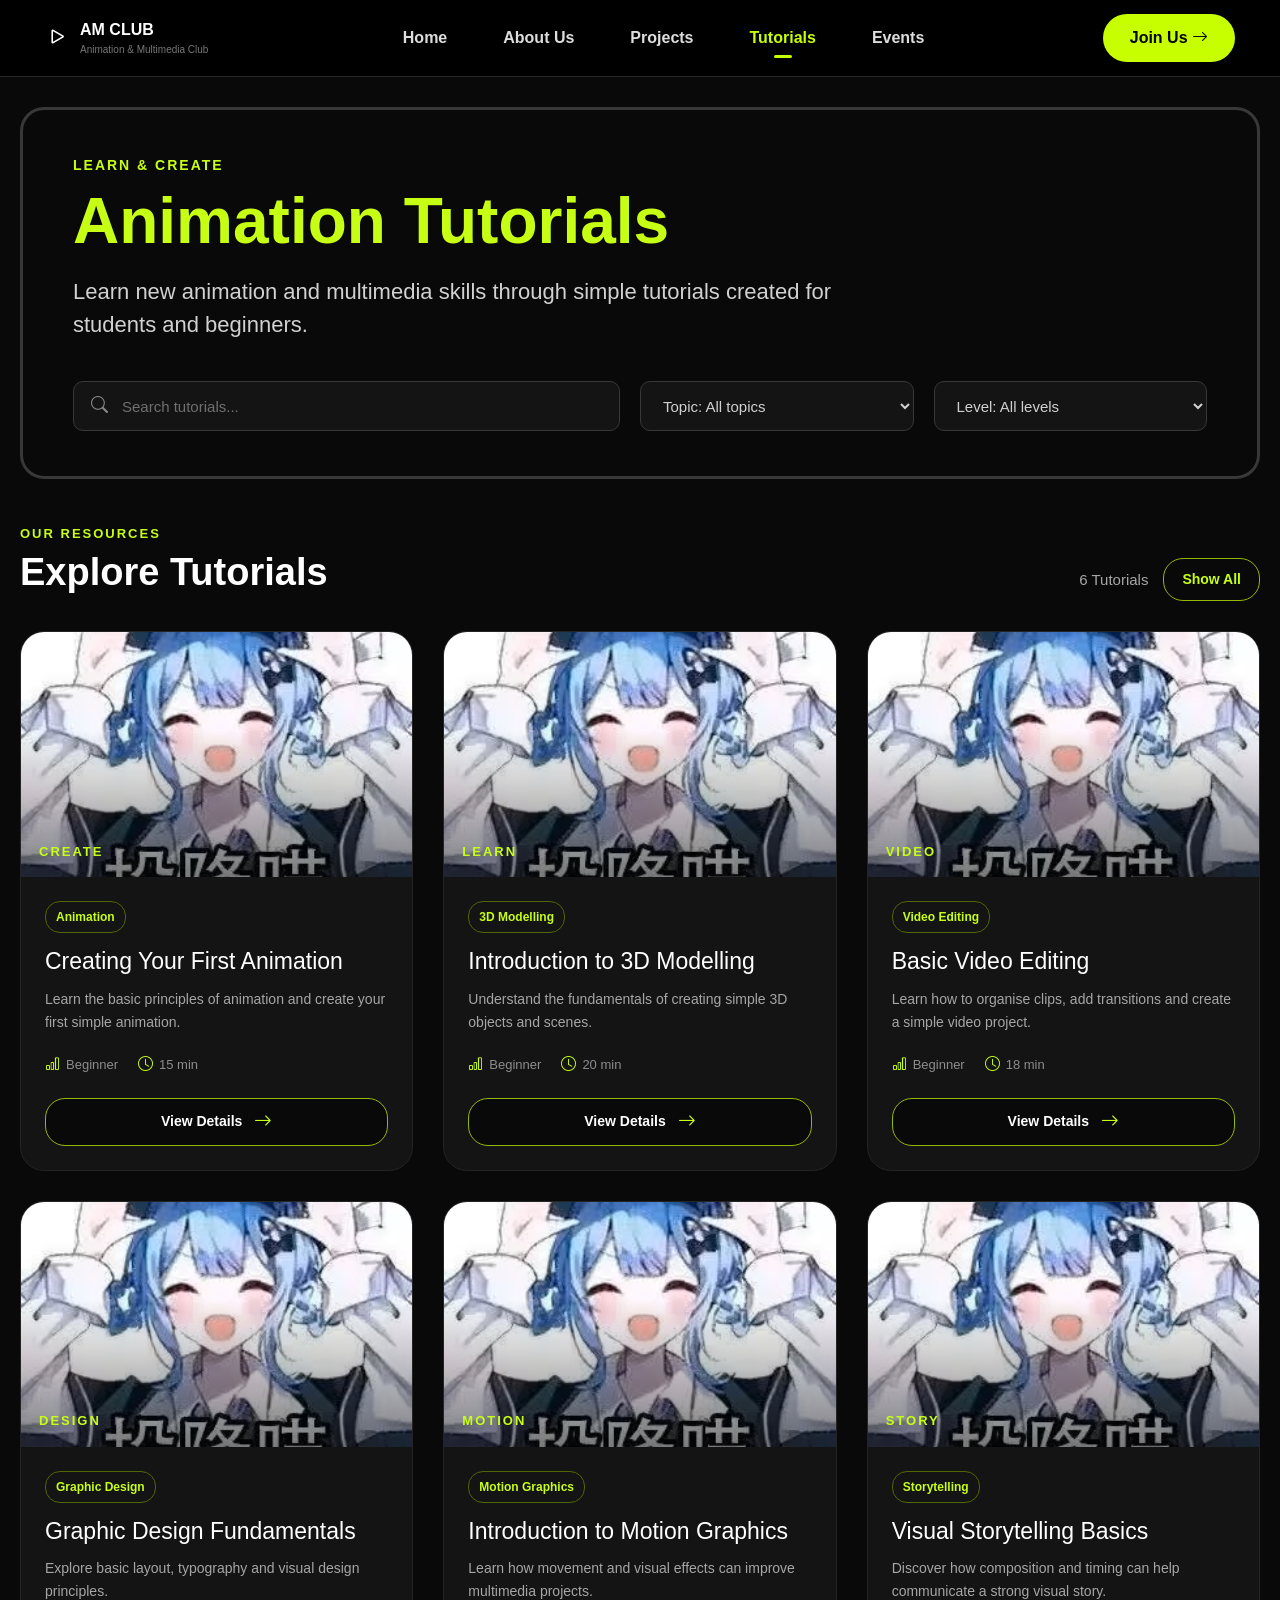
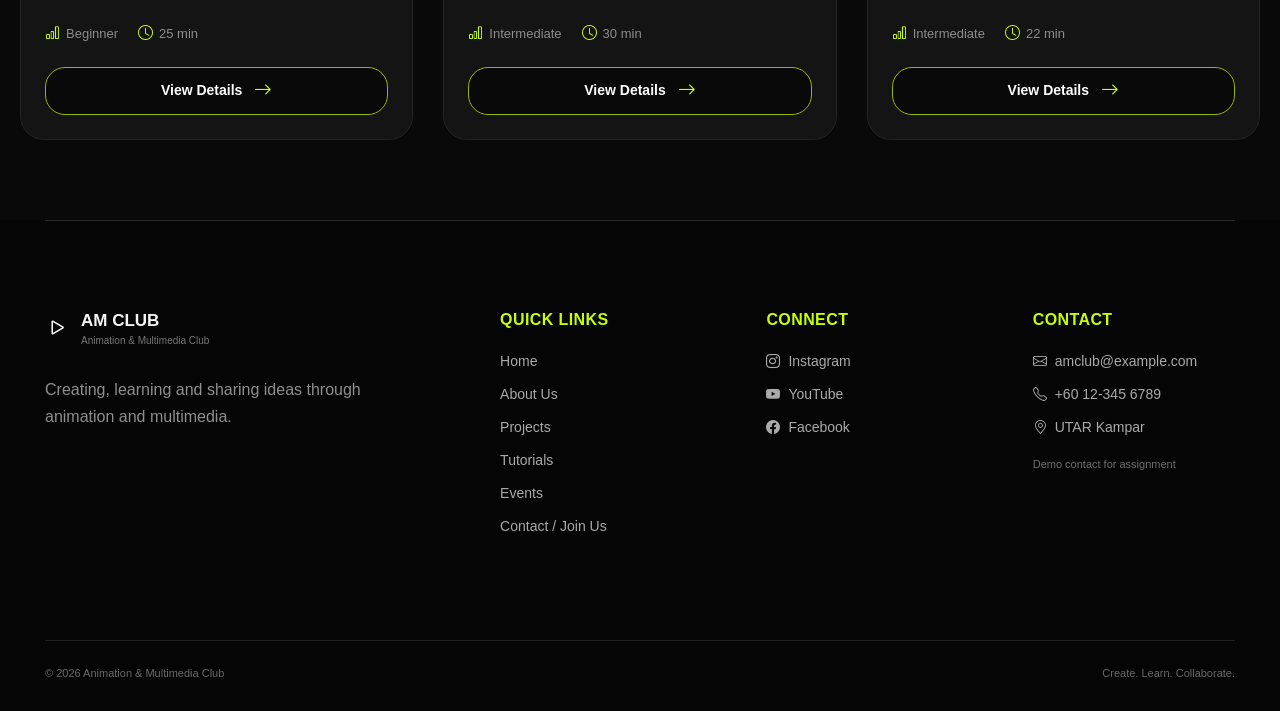
<file: tutorials.html>
<!DOCTYPE html>
<html lang="en">

<head>
    <meta charset="UTF-8">
    <meta name="viewport" content="width=device-width, initial-scale=1.0">

    <title>Tutorials | AM Club</title>

    <!-- Bootstrap CSS -->
    <link href="https://cdn.jsdelivr.net/npm/bootstrap@5.3.3/dist/css/bootstrap.min.css"
          rel="stylesheet">

    <!-- Bootstrap Icons -->
    <link rel="stylesheet" href="https://cdn.jsdelivr.net/npm/bootstrap-icons@1.13.1/font/bootstrap-icons.min.css">

    <!-- Shared website styles -->
    <link rel="stylesheet" href="css/SharedStyles.css">

    <!-- Tutorials CSS -->
    <link rel="stylesheet" href="css/Tutorials.css">
</head>

<body>

<!-- Shared Navigation -->
    <nav class = "navbar navbar-expand-lg bg-black club-navbar" 
                data-bs-theme="dark" aria-label="Main navigation">
        <div class = "container-fluid navigation-container">

            <!-- Logo-->
            <!-- navbar-brand = Bootstrap class for brand link -->
            <a class = "navbar-brand club-brand" href="index.html" data-nav="home">
                <!-- bi bi-play = Bootstrap Icon for Play -->
                <i class = "bi bi-play"></i>

                <span>
                    <Strong> AM CLUB</Strong>
                    <small>Animation & Multimedia Club</small>
                </span>
            </a>

            <!-- Mobile button-->
            <button class="navbar-toggler"
                    type="button"
                    data-bs-toggle="collapse"
                    data-bs-target="#mainNavigation"
                    aria-controls="mainNavigation"
                    aria-label="Open navigation menu"
                    aria-expanded="false">
                
                <span class="navbar-toggler-icon" ></span>
            </button>
            
            <!--Links-->
            <div class="collapse navbar-collapse" id="mainNavigation">
                <ul class="navbar-nav mx-auto align-items-lg-center">
                    <li class="nav-item">
                        <a class="nav-link" href="index.html" data-nav="home">
                            Home
                        </a>
                    </li>
                    <li class="nav-item">
                        <a class="nav-link" href="AboutUs.html" data-nav="about">
                            About Us
                        </a>    
                    </li>
                    <li class="nav-item">
                        <a class="nav-link" href="Projects.html" data-nav="projects">
                            Projects
                        </a>
                    </li>
                    <li class="nav-item">
                        <a class="nav-link active" href="tutorials.html" data-nav="tutorials" aria-current="page">
                            Tutorials
                        </a>                        
                    </li>

                    <li class="nav-item">
                        <a class="nav-link" href="events.html" data-nav="events">
                            Events
                        </a>
                    </li>
                </ul>        
                
                <a class="btn join-button" href="contact.html" data-nav="contact">
                    Join Us
                    <i class="bi bi-arrow-right"></i>
                </a>
            </div>

        </div>
    </nav>


    <!-- ==================================================
         MAIN CONTENT
    =================================================== -->

    <main class="tutorials-page">


        <!-- ==================================================
             HERO
        =================================================== -->

        <section class="tutorial-hero">

            <div class="hero-content">

                <p class="hero-label">
                    LEARN & CREATE
                </p>

                <h1>
                    Animation Tutorials
                </h1>

                <p class="hero-description">
                    Learn new animation and multimedia skills through
                    simple tutorials created for students and beginners.
                </p>

            </div>


            <!-- Search / Filters -->
            <div class="tutorial-filters">

                <!-- Search -->
                <div class="search-box">

                    <i class="bi bi-search"></i>

                    <input type="text"
                           id="searchInput"
                           placeholder="Search tutorials..."
                           aria-label="Search tutorials">

                </div>


                <!-- Topic -->
                <select id="topicFilter"
                        class="tutorial-select"
                        aria-label="Filter by topic">

                    <option value="all">
                        Topic: All topics
                    </option>

                    <option value="animation">
                        Animation
                    </option>

                    <option value="3d modelling">
                        3D Modelling
                    </option>

                    <option value="video editing">
                        Video Editing
                    </option>

                    <option value="graphic design">
                        Graphic Design
                    </option>

                    <option value="motion graphics">
                        Motion Graphics
                    </option>

                    <option value="storytelling">
                        Storytelling
                    </option>

                </select>


                <!-- Level -->
                <select id="levelFilter"
                        class="tutorial-select"
                        aria-label="Filter by level">

                    <option value="all">
                        Level: All levels
                    </option>

                    <option value="beginner">
                        Beginner
                    </option>

                    <option value="intermediate">
                        Intermediate
                    </option>

                    <option value="advanced">
                        Advanced
                    </option>

                </select>

            </div>

        </section>


        <!-- ==================================================
             TUTORIAL SECTION
        =================================================== -->

        <section class="tutorial-section">

            <div class="section-heading">

                <div>

                    <p class="section-label">
                        OUR RESOURCES
                    </p>

                    <h2>
                        Explore Tutorials
                    </h2>

                </div>


                <div class="section-right">

                    <p class="tutorial-count"
                       id="tutorialCount">
                        6 Tutorials
                    </p>

                    <button id="showAllBtn"
                            class="show-all-btn"
                            type="button">
                        Show All
                    </button>

                </div>

            </div>


            <!-- ==================================================
                 TUTORIAL GRID
            =================================================== -->

            <div class="tutorial-grid"
                 id="tutorialGrid">


                <!-- ================= CARD 1 ================= -->

                <article class="tutorial-card"
                         data-topic="animation"
                         data-level="beginner">

                    <div class="tutorial-image create-image">

                        <img src="images/Create.jpg"
                             alt="Creating your first animation">

                        <span>
                            CREATE
                        </span>

                    </div>


                    <div class="tutorial-content">

                        <span class="tutorial-tag">
                            Animation
                        </span>

                        <h3>
                            Creating Your First Animation
                        </h3>

                        <p>
                            Learn the basic principles of animation
                            and create your first simple animation.
                        </p>


                        <div class="tutorial-meta">

                            <span>
                                <i class="bi bi-bar-chart"></i>
                                Beginner
                            </span>

                            <span>
                                <i class="bi bi-clock"></i>
                                15 min
                            </span>

                        </div>


                        <!-- CORRECTED LINK -->
                        <a href="tutorial-details.html?tutorial=animation"
                           class="tutorial-button">

                            View Details

                            <i class="bi bi-arrow-right"></i>

                        </a>

                    </div>

                </article>


                <!-- ================= CARD 2 ================= -->

                <article class="tutorial-card"
                         data-topic="3d modelling"
                         data-level="beginner">

                    <div class="tutorial-image learn-image">

                        <img src="images/Learn.jpg"
                             alt="Introduction to 3D modelling">

                        <span>
                            LEARN
                        </span>

                    </div>


                    <div class="tutorial-content">

                        <span class="tutorial-tag">
                            3D Modelling
                        </span>

                        <h3>
                            Introduction to 3D Modelling
                        </h3>

                        <p>
                            Understand the fundamentals of creating
                            simple 3D objects and scenes.
                        </p>


                        <div class="tutorial-meta">

                            <span>
                                <i class="bi bi-bar-chart"></i>
                                Beginner
                            </span>

                            <span>
                                <i class="bi bi-clock"></i>
                                20 min
                            </span>

                        </div>


                        <!-- CORRECTED LINK -->
                        <a href="tutorial-details.html?tutorial=3d"
                           class="tutorial-button">

                            View Details

                            <i class="bi bi-arrow-right"></i>

                        </a>

                    </div>

                </article>


                <!-- ================= CARD 3 ================= -->

                <article class="tutorial-card"
                         data-topic="video editing"
                         data-level="beginner">

                    <div class="tutorial-image Video-image">

                        <img src="images/Video.jpg"
                             alt="Basic video editing">

                        <span>
                            VIDEO
                        </span>

                    </div>


                    <div class="tutorial-content">

                        <span class="tutorial-tag">
                            Video Editing
                        </span>

                        <h3>
                            Basic Video Editing
                        </h3>

                        <p>
                            Learn how to organise clips, add transitions
                            and create a simple video project.
                        </p>


                        <div class="tutorial-meta">

                            <span>
                                <i class="bi bi-bar-chart"></i>
                                Beginner
                            </span>

                            <span>
                                <i class="bi bi-clock"></i>
                                18 min
                            </span>

                        </div>


                        <!-- CORRECTED LINK -->
                        <a href="tutorial-details.html?tutorial=video"
                           class="tutorial-button">

                            View Details

                            <i class="bi bi-arrow-right"></i>

                        </a>

                    </div>

                </article>


                <!-- ================= CARD 4 ================= -->

                <article class="tutorial-card"
                         data-topic="graphic design"
                         data-level="beginner">

                    <div class="tutorial-image design-image">

                        <img src="images/Design.jpg"
                             alt="Graphic design fundamentals">

                        <span>
                            DESIGN
                        </span>

                    </div>


                    <div class="tutorial-content">

                        <span class="tutorial-tag">
                            Graphic Design
                        </span>

                        <h3>
                            Graphic Design Fundamentals
                        </h3>

                        <p>
                            Explore basic layout, typography and
                            visual design principles.
                        </p>


                        <div class="tutorial-meta">

                            <span>
                                <i class="bi bi-bar-chart"></i>
                                Beginner
                            </span>

                            <span>
                                <i class="bi bi-clock"></i>
                                25 min
                            </span>

                        </div>


                        <!-- CORRECTED LINK -->
                        <a href="tutorial-details.html?tutorial=design"
                           class="tutorial-button">

                            View Details

                            <i class="bi bi-arrow-right"></i>

                        </a>

                    </div>

                </article>


                <!-- ================= CARD 5 ================= -->

                <article class="tutorial-card"
                         data-topic="motion graphics"
                         data-level="intermediate">

                    <div class="tutorial-image motion-image">

                        <img src="images/Motion.jpg"
                             alt="Introduction to motion graphics">

                        <span>
                            MOTION
                        </span>

                    </div>


                    <div class="tutorial-content">

                        <span class="tutorial-tag">
                            Motion Graphics
                        </span>

                        <h3>
                            Introduction to Motion Graphics
                        </h3>

                        <p>
                            Learn how movement and visual effects
                            can improve multimedia projects.
                        </p>


                        <div class="tutorial-meta">

                            <span>
                                <i class="bi bi-bar-chart"></i>
                                Intermediate
                            </span>

                            <span>
                                <i class="bi bi-clock"></i>
                                30 min
                            </span>

                        </div>


                        <!-- CORRECTED LINK -->
                        <a href="tutorial-details.html?tutorial=motion"
                           class="tutorial-button">

                            View Details

                            <i class="bi bi-arrow-right"></i>

                        </a>

                    </div>

                </article>


                <!-- ================= CARD 6 ================= -->

                <article class="tutorial-card"
                         data-topic="storytelling"
                         data-level="intermediate">

                    <div class="tutorial-image story-image">

                        <img src="images/Story.jpg"
                             alt="Visual storytelling basics">

                        <span>
                            STORY
                        </span>

                    </div>


                    <div class="tutorial-content">

                        <span class="tutorial-tag">
                            Storytelling
                        </span>

                        <h3>
                            Visual Storytelling Basics
                        </h3>

                        <p>
                            Discover how composition and timing can
                            help communicate a strong visual story.
                        </p>


                        <div class="tutorial-meta">

                            <span>
                                <i class="bi bi-bar-chart"></i>
                                Intermediate
                            </span>

                            <span>
                                <i class="bi bi-clock"></i>
                                22 min
                            </span>

                        </div>


                        <!-- CORRECTED LINK -->
                        <a href="tutorial-details.html?tutorial=storytelling"
                           class="tutorial-button">

                            View Details

                            <i class="bi bi-arrow-right"></i>

                        </a>

                    </div>

                </article>

            </div>


            <!-- No Results -->

            <div id="noResults"
                 class="no-results">

                <i class="bi bi-search"></i>

                <h3>
                    No tutorials found
                </h3>

                <p>
                    Try changing your search or filters.
                </p>

            </div>

        </section>

    </main>


    <!-- ==================================================
     SHARED FOOTER
================================================== -->

<footer class="site-footer">
        <div class="container-fluid footer-container">

            <div class="footer-grid">

                <div class="footer-brand">
                    <a class="footer-logo" href="index.html">
                        <i class="bi bi-play" aria-hidden="true"></i>

                        <span>
                            <strong>AM CLUB</strong>
                            <small>Animation &amp; Multimedia Club</small>
                        </span>
                    </a>

                    <p>
                        Creating, learning and sharing ideas through animation
                        and multimedia.
                    </p>
                </div>

                <nav class="footer-group" aria-label="Footer quick links">
                    <h2>Quick Links</h2>

                    <ul>
                        <li><a href="index.html">Home</a></li>
                        <li><a href="AboutUs.html">About Us</a></li>
                        <li><a href="Projects.html">Projects</a></li>
                        <li><a href="tutorials.html">Tutorials</a></li>
                        <li><a href="events.html">Events</a></li>
                        <li><a href="contact.html">Contact / Join Us</a></li>
                    </ul>
                </nav>

                <div class="footer-group">
                    <h2>Connect</h2>

                    <ul>
                        <li>
                            <a href="#" aria-label="Instagram demonstration link">
                                <i class="bi bi-instagram" aria-hidden="true"></i>
                                Instagram
                            </a>
                        </li>

                        <li>
                            <a href="#" aria-label="YouTube demonstration link">
                                <i class="bi bi-youtube" aria-hidden="true"></i>
                                YouTube
                            </a>
                        </li>

                        <li>
                            <a href="#" aria-label="Facebook demonstration link">
                                <i class="bi bi-facebook" aria-hidden="true"></i>
                                Facebook
                            </a>
                        </li>
                    </ul>
                </div>

                <div class="footer-group footer-contact">
                    <h2>Contact</h2>

                    <ul>
                        <li>
                            <a href="mailto:amclub@example.com">
                                <i class="bi bi-envelope" aria-hidden="true"></i>
                                amclub@example.com
                            </a>
                        </li>

                        <li>
                            <a href="tel:+60123456789">
                                <i class="bi bi-telephone" aria-hidden="true"></i>
                                +60 12-345 6789
                            </a>
                        </li>

                        <li><a href="https://www.google.com/maps/dir/?api=1&destination=Universiti+Tunku+Abdul+Rahman+Kampar&travelmode=driving" target="_blank" rel="noopener noreferrer" aria-label="Get directions to UTAR Kampar (opens in a new tab)"><i class="bi bi-geo-alt" aria-hidden="true"></i>UTAR Kampar</a></li>
                    </ul>

                    <small>Demo contact for assignment</small>
                </div>

            </div>

            <div class="footer-bottom">
                <small>&copy; 2026 Animation &amp; Multimedia Club</small>
                <small>Create. Learn. Collaborate.</small>
            </div>

        </div>
    </footer>

    <!-- Bootstrap JS -->
    <script src="https://cdn.jsdelivr.net/npm/bootstrap@5.3.3/dist/js/bootstrap.bundle.min.js">
    </script>


    <!-- ==================================================
         SEARCH / FILTER JAVASCRIPT
    =================================================== -->

    <script>

        const searchInput =
            document.getElementById("searchInput");

        const topicFilter =
            document.getElementById("topicFilter");

        const levelFilter =
            document.getElementById("levelFilter");

        const showAllBtn =
            document.getElementById("showAllBtn");

        const tutorialCards =
            document.querySelectorAll(".tutorial-card");

        const tutorialCount =
            document.getElementById("tutorialCount");

        const noResults =
            document.getElementById("noResults");


        function filterTutorials() {

            const searchValue =
                searchInput.value.toLowerCase().trim();

            const selectedTopic =
                topicFilter.value.toLowerCase();

            const selectedLevel =
                levelFilter.value.toLowerCase();

            let visibleCount = 0;


            tutorialCards.forEach(card => {

                const title =
                    card.querySelector("h3")
                        .textContent
                        .toLowerCase();

                const description =
                    card.querySelector("p")
                        .textContent
                        .toLowerCase();

                const topic =
                    card.dataset.topic.toLowerCase();

                const level =
                    card.dataset.level.toLowerCase();


                const matchesSearch =
                    title.includes(searchValue) ||
                    description.includes(searchValue) ||
                    topic.includes(searchValue);


                const matchesTopic =
                    selectedTopic === "all" ||
                    topic === selectedTopic;


                const matchesLevel =
                    selectedLevel === "all" ||
                    level === selectedLevel;


                if (
                    matchesSearch &&
                    matchesTopic &&
                    matchesLevel
                ) {

                    card.style.display = "flex";
                    visibleCount++;

                } else {

                    card.style.display = "none";

                }

            });


            tutorialCount.textContent =
                visibleCount +
                (visibleCount === 1
                    ? " Tutorial"
                    : " Tutorials");


            if (visibleCount === 0) {

                noResults.classList.add("show");

            } else {

                noResults.classList.remove("show");

            }

        }


        function showAllTutorials() {

            searchInput.value = "";
            topicFilter.value = "all";
            levelFilter.value = "all";

            filterTutorials();

        }


        searchInput.addEventListener(
            "input",
            filterTutorials
        );


        topicFilter.addEventListener(
            "change",
            filterTutorials
        );


        levelFilter.addEventListener(
            "change",
            filterTutorials
        );


        showAllBtn.addEventListener(
            "click",
            showAllTutorials
        );


        filterTutorials();

    </script>

</body>

</html>
</file>
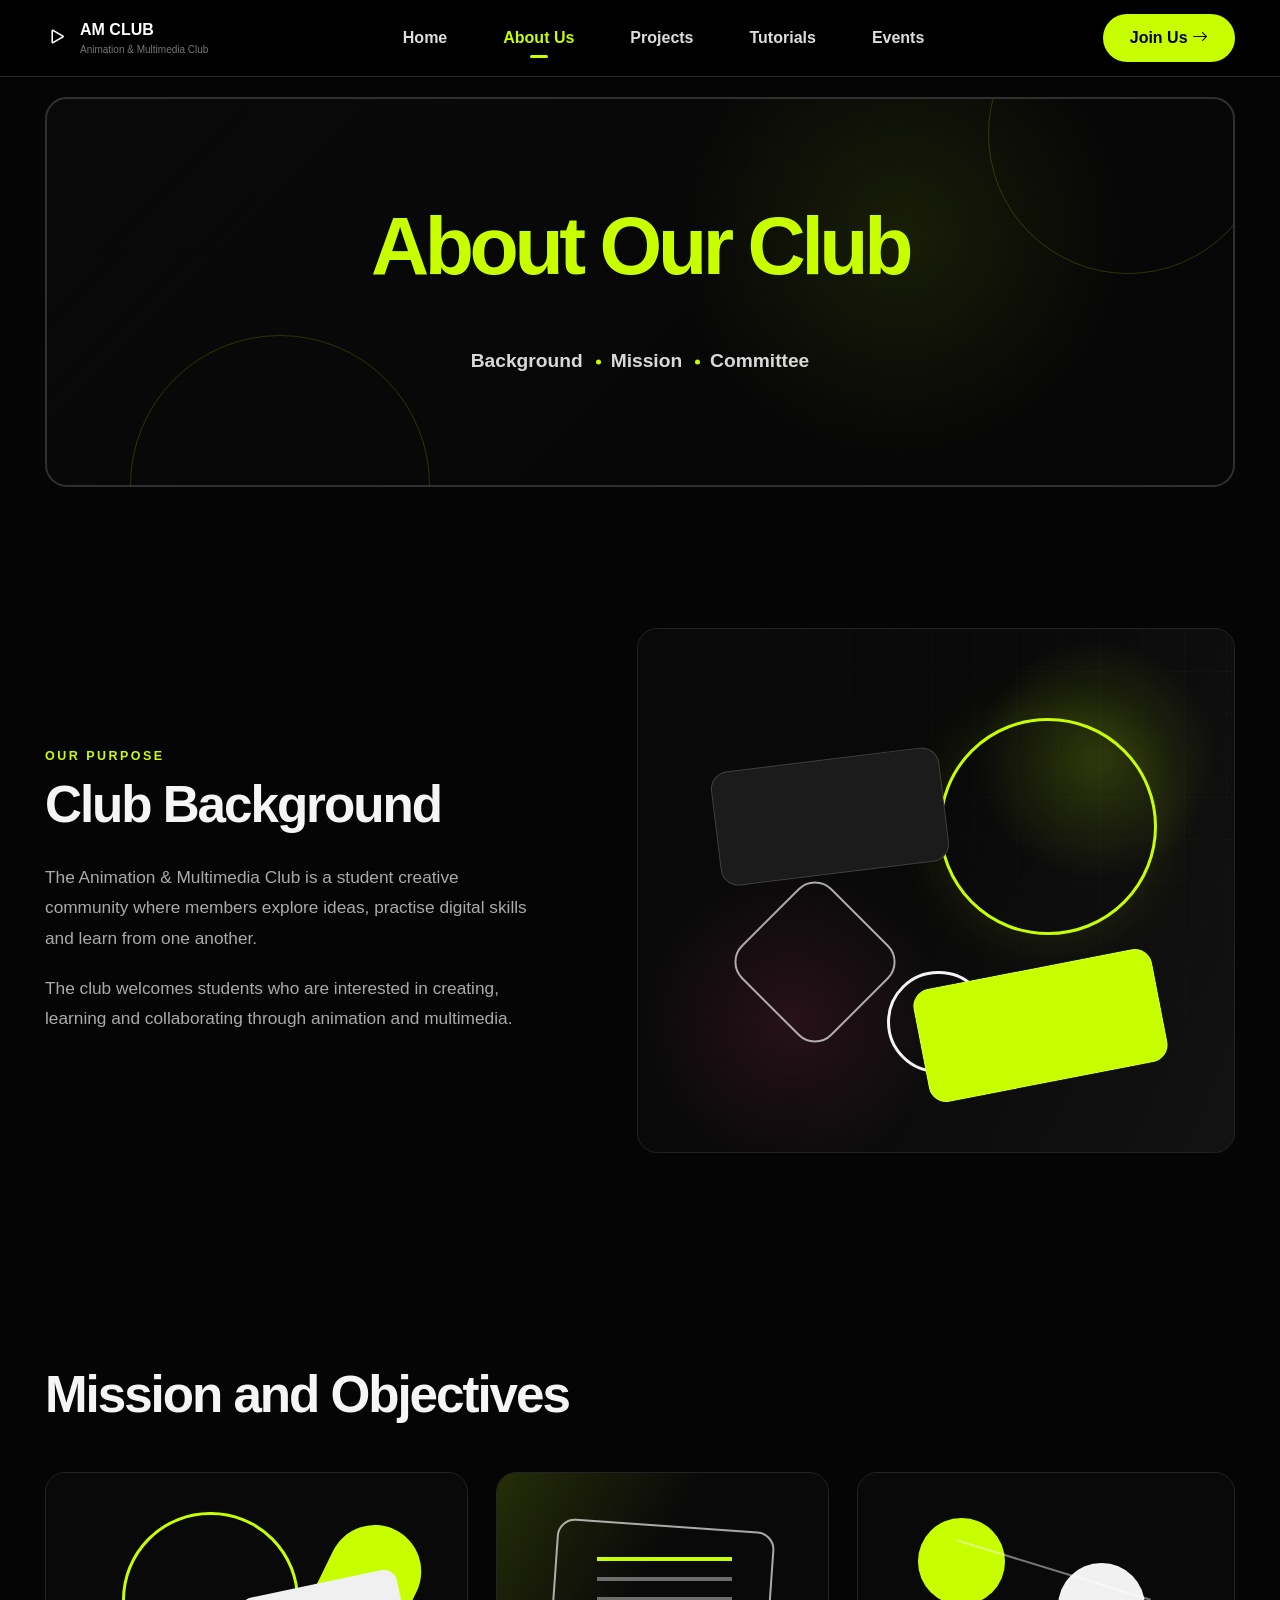
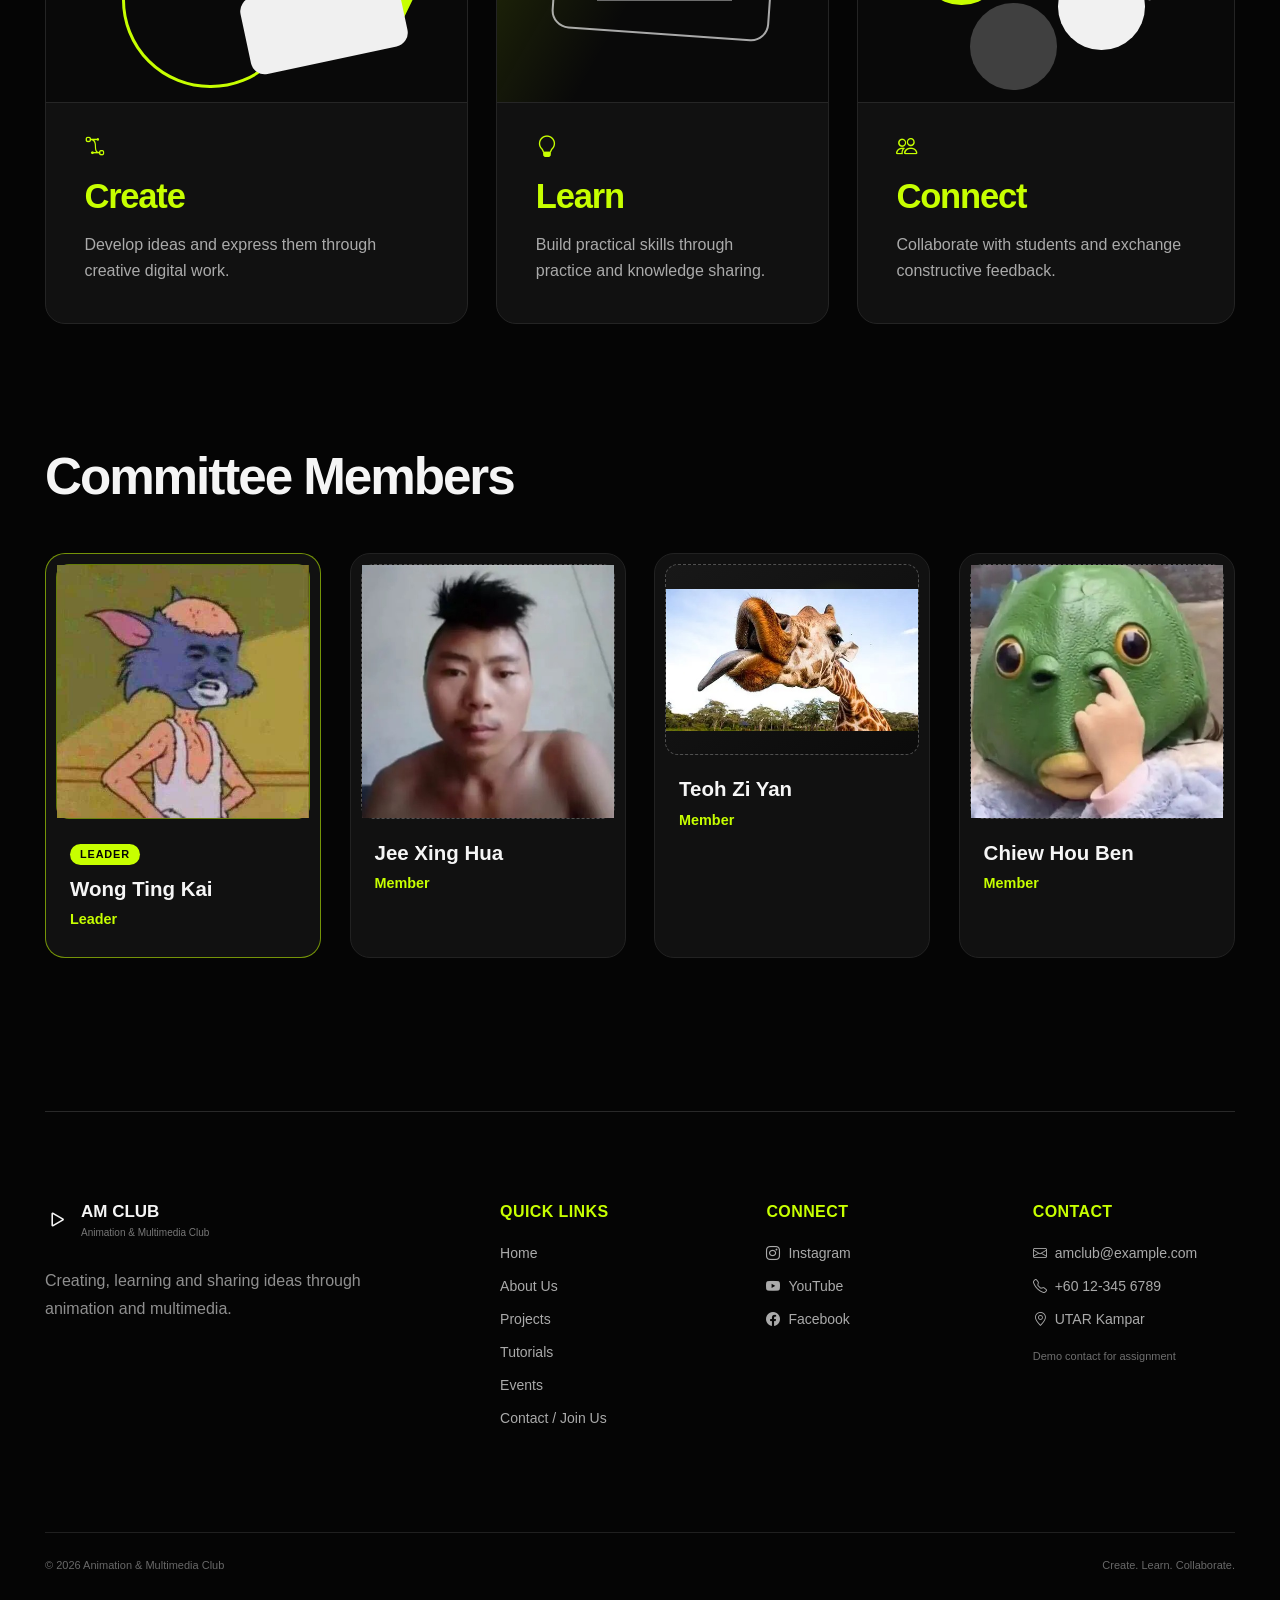
<file: Assignment code/AboutUs.html>
<!DOCTYPE html>
<html lang="en">
<head>
    <meta charset="UTF-8">
    <meta name="viewport" content="width=device-width, initial-scale=1.0">
    <meta name="description" content="Learn about the Animation and Multimedia Club, its mission and committee.">

    <title>About Us | Animation &amp; Multimedia Club</title>

    <!-- Bootstrap CSS -->
    <link href="https://cdn.jsdelivr.net/npm/bootstrap@5.3.3/dist/css/bootstrap.min.css" rel="stylesheet">

    <!-- Bootstrap Icons -->
    <link rel="stylesheet" href="https://cdn.jsdelivr.net/npm/bootstrap-icons@1.13.1/font/bootstrap-icons.min.css">

    <!-- Bootstrap JavaScript controls the mobile Navigation -->
    <script src="https://cdn.jsdelivr.net/npm/bootstrap@5.3.3/dist/js/bootstrap.bundle.min.js"></script>

    <!-- Shared website styles -->
    <link rel="stylesheet" href="css/SharedStyles.css">

    <!-- About Page styles -->
    <link rel="stylesheet" href="css/AboutStyles.css">
</head>

<body class="about-page">

    <!-- Shared Navigation -->
    <nav class = "navbar navbar-expand-lg bg-black club-navbar" 
                data-bs-theme="dark" aria-label="Main navigation">
        <div class = "container-fluid navigation-container">

            <!-- Logo-->
            <!-- navbar-brand = Bootstrap class for brand link -->
            <a class = "navbar-brand club-brand" href="index.html" data-nav="home">
                <!-- bi bi-play = Bootstrap Icon for Play -->
                <i class = "bi bi-play"></i>

                <span>
                    <Strong> AM CLUB</Strong>
                    <small>Animation & Multimedia Club</small>
                </span>
            </a>

            <!-- Mobile button-->
            <button class="navbar-toggler"
                    type="button"
                    data-bs-toggle="collapse"
                    data-bs-target="#mainNavigation"
                    aria-controls="mainNavigation"
                    aria-label="Open navigation menu"
                    aria-expanded="false">
                
                <span class="navbar-toggler-icon" ></span>
            </button>
            
            <!--Links-->
            <div class="collapse navbar-collapse" id="mainNavigation">
                <ul class="navbar-nav mx-auto align-items-lg-center">
                    <li class="nav-item">
                        <a class="nav-link" href="index.html" data-nav="home">
                            Home
                        </a>
                    </li>
                    <li class="nav-item">
                        <a class="nav-link active" href="AboutUs.html" data-nav="about" aria-current="page">
                            About Us
                        </a>    
                    </li>
                    <li class="nav-item">
                        <a class="nav-link" href="Projects.html" data-nav="projects">
                            Projects
                        </a>
                    </li>
                    <li class="nav-item">
                        <a class="nav-link" href="tutorials.html" data-nav="tutorials">
                            Tutorials
                        </a>                        
                    </li>

                    <li class="nav-item">
                        <a class="nav-link" href="events.html" data-nav="events">
                            Events
                        </a>
                    </li>
                </ul>        
                
                <a class="btn join-button" href="contact.html" data-nav="contact">
                    Join Us
                    <i class="bi bi-arrow-right"></i>
                </a>
            </div>

        </div>
    </nav>


    <main>

        <!-- About Hero -->
        <section class="about-page-hero" aria-labelledby="aboutPageTitle">
            <div class="container-fluid about-page-container">

                <div class="about-hero-box">
                    <h1 id="aboutPageTitle">About Our Club</h1>

                    <p class="about-hero-topics">
                        <span>Background</span>
                        <span>Mission</span>
                        <span>Committee</span>
                    </p>
                </div>

            </div>
        </section>


        <!-- Club Background -->
        <section class="club-background-section" aria-labelledby="backgroundTitle">
            <div class="container-fluid about-page-container background-grid">

                <div class="background-copy">
                    <p class="section-kicker">Our purpose</p>

                    <h2 id="backgroundTitle">Club Background</h2>

                    <p>
                        The Animation &amp; Multimedia Club is a student creative
                        community where members explore ideas, practise digital
                        skills and learn from one another.
                    </p>

                    <p>
                        The club welcomes students who are interested in creating,
                        learning and collaborating through animation and multimedia.
                    </p>
                </div>

                <div class="background-art" aria-hidden="true">
                    <span class="art-grid"></span>
                    <span class="art-ring art-ring-large"></span>
                    <span class="art-ring art-ring-small"></span>
                    <span class="art-panel art-panel-one"></span>
                    <span class="art-panel art-panel-two"></span>
                    <span class="art-signal"></span>
                </div>

            </div>
        </section>


        <!-- Mission and Objectives -->
        <section class="mission-section" aria-labelledby="missionTitle">
            <div class="container-fluid about-page-container">

                <h2 id="missionTitle">Mission and Objectives</h2>

                <div class="mission-grid">

                    <article class="mission-card mission-create">
                        <div class="mission-art" aria-hidden="true">
                            <span></span>
                        </div>

                        <i class="bi bi-bezier2" aria-hidden="true"></i>
                        <h3>Create</h3>
                        <p>Develop ideas and express them through creative digital work.</p>
                    </article>

                    <article class="mission-card mission-learn">
                        <div class="mission-art" aria-hidden="true">
                            <span></span>
                        </div>

                        <i class="bi bi-lightbulb" aria-hidden="true"></i>
                        <h3>Learn</h3>
                        <p>Build practical skills through practice and knowledge sharing.</p>
                    </article>

                    <article class="mission-card mission-connect">
                        <div class="mission-art" aria-hidden="true">
                            <span></span>
                        </div>

                        <i class="bi bi-people" aria-hidden="true"></i>
                        <h3>Connect</h3>
                        <p>Collaborate with students and exchange constructive feedback.</p>
                    </article>

                </div>
            </div>
        </section>


        <!-- Committee Members -->
        <section class="committee-section" aria-labelledby="committeeTitle">
            <div class="container-fluid about-page-container">

                <h2 id="committeeTitle">Committee Members</h2>

                <div class="committee-grid">

                    <article class="member-card member-leader">
                        <div class="member-photo-frame">
                            <img src="images/WongTingkai.jpeg" alt="Wong Ting Kai" height="100%" width="100%">
                            
                        </div>

                        <span class="leader-badge">Leader</span>
                        <h3>Wong Ting Kai</h3>
                        <p>Leader</p>
                    </article>

                    <article class="member-card">
                        <div class="member-photo-frame">
                            <img src="images/XINGHUA.jpeg" alt="Jee Xin Hua">
                        </div>

                        <h3>Jee Xing Hua</h3>
                        <p>Member</p>
                    </article>

                    <article class="member-card">
                        <div class="member-photo-frame">
                            <img src="images/Member_3.jpeg" alt="Teoh Zi Yan">
                        </div>

                        <h3>Teoh Zi Yan</h3>
                        <p>Member</p>
                    </article>

                    <article class="member-card">
                        <div class="member-photo-frame">
                            <img src="images/Member_4.jpeg" alt="Chiew Hou Ben">
                        </div>

                        <h3>Chiew Hou Ben</h3>
                        <p>Member</p>
                    </article>

                </div>
            </div>
        </section>

    </main>


    <!-- Shared Footer -->
    <footer class="site-footer">
        <div class="container-fluid footer-container">

            <div class="footer-grid">

                <div class="footer-brand">
                    <a class="footer-logo" href="index.html">
                        <i class="bi bi-play" aria-hidden="true"></i>

                        <span>
                            <strong>AM CLUB</strong>
                            <small>Animation &amp; Multimedia Club</small>
                        </span>
                    </a>

                    <p>
                        Creating, learning and sharing ideas through animation
                        and multimedia.
                    </p>
                </div>

                <nav class="footer-group" aria-label="Footer quick links">
                    <h2>Quick Links</h2>

                    <ul>
                        <li><a href="index.html">Home</a></li>
                        <li><a href="AboutUs.html">About Us</a></li>
                        <li><a href="Projects.html">Projects</a></li>
                        <li><a href="tutorials.html">Tutorials</a></li>
                        <li><a href="events.html">Events</a></li>
                        <li><a href="contact.html">Contact / Join Us</a></li>
                    </ul>
                </nav>

                <div class="footer-group">
                    <h2>Connect</h2>

                    <ul>
                        <li>
                            <a href="#" aria-label="Instagram demonstration link">
                                <i class="bi bi-instagram" aria-hidden="true"></i>
                                Instagram
                            </a>
                        </li>

                        <li>
                            <a href="#" aria-label="YouTube demonstration link">
                                <i class="bi bi-youtube" aria-hidden="true"></i>
                                YouTube
                            </a>
                        </li>

                        <li>
                            <a href="#" aria-label="Facebook demonstration link">
                                <i class="bi bi-facebook" aria-hidden="true"></i>
                                Facebook
                            </a>
                        </li>
                    </ul>
                </div>

                <div class="footer-group footer-contact">
                    <h2>Contact</h2>

                    <ul>
                        <li>
                            <a href="mailto:amclub@example.com">
                                <i class="bi bi-envelope" aria-hidden="true"></i>
                                amclub@example.com
                            </a>
                        </li>

                        <li>
                            <a href="tel:+60123456789">
                                <i class="bi bi-telephone" aria-hidden="true"></i>
                                +60 12-345 6789
                            </a>
                        </li>

                        <li>
                            <i class="bi bi-geo-alt" aria-hidden="true"></i>
                            UTAR Kampar
                        </li>
                    </ul>

                    <small>Demo contact for assignment</small>
                </div>

            </div>

            <div class="footer-bottom">
                <small>&copy; 2026 Animation &amp; Multimedia Club</small>
                <small>Create. Learn. Collaborate.</small>
            </div>

        </div>
    </footer>

</body>
</html>
</file>
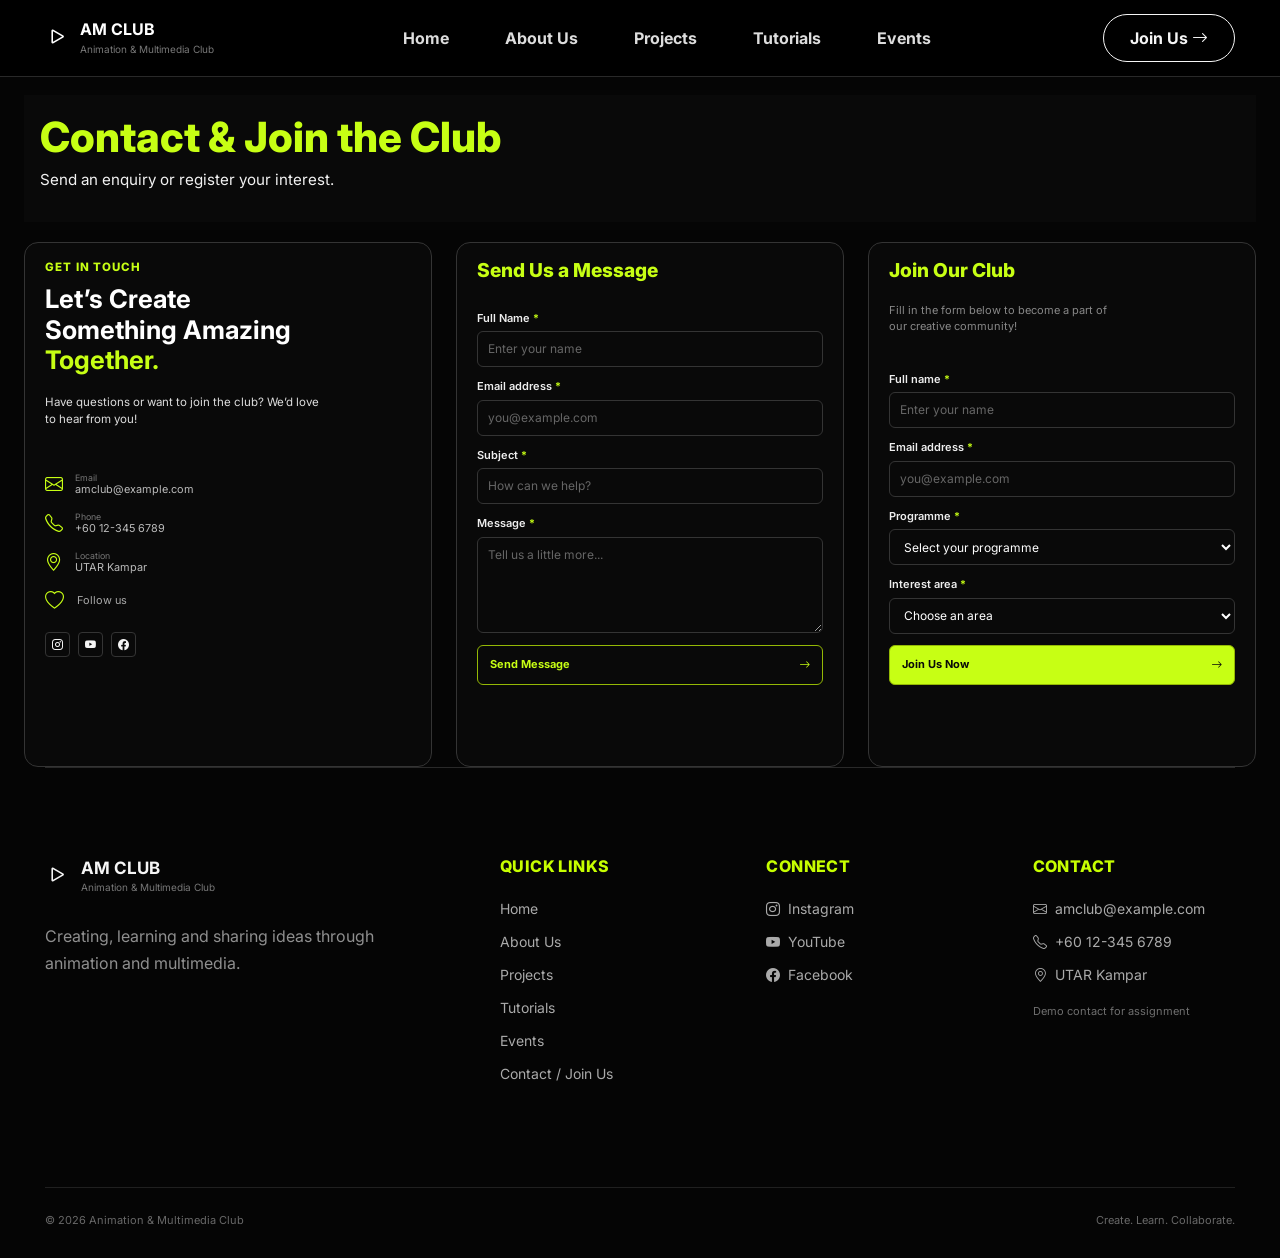
<file: Assignment code/contact.html>
<!DOCTYPE html>
<html lang="en">

<head>
    <meta charset="UTF-8">
    <meta name="viewport" content="width=device-width, initial-scale=1.0">
    <title>Contact | Animation &amp; Multimedia Club</title>

    <link rel="preconnect" href="https://fonts.googleapis.com">
    <link rel="preconnect" href="https://fonts.gstatic.com" crossorigin>
    <link href="https://fonts.googleapis.com/css2?family=Inter:wght@400;500;600;700;800&display=swap" rel="stylesheet">
    <link href="https://cdn.jsdelivr.net/npm/bootstrap@5.3.3/dist/css/bootstrap.min.css" rel="stylesheet">
    <link rel="stylesheet" href="https://cdn.jsdelivr.net/npm/bootstrap-icons@1.13.1/font/bootstrap-icons.min.css">
    <link rel="stylesheet" href="css/global.css">
    <link rel="stylesheet" href="css/SharedStyles.css">
    <link rel="stylesheet" href="css/contact.css">
</head>

<body data-page="contact">
    <nav class="navbar navbar-expand-lg bg-black club-navbar" data-bs-theme="dark" aria-label="Main navigation">
        <div class="container-fluid navigation-container">
            <a class="navbar-brand club-brand" href="index.html" data-nav="home">
                <i class="bi bi-play" aria-hidden="true"></i>
                <span>
                    <strong>AM CLUB</strong>
                    <small>Animation &amp; Multimedia Club</small>
                </span>
            </a>

            <button class="navbar-toggler" type="button" data-bs-toggle="collapse" data-bs-target="#mainNavigation"
                aria-controls="mainNavigation" aria-label="Open navigation menu" aria-expanded="false">
                <span class="navbar-toggler-icon"></span>
            </button>

            <div class="collapse navbar-collapse" id="mainNavigation">
                <ul class="navbar-nav mx-auto align-items-lg-center">
                    <li class="nav-item"><a class="nav-link" href="index.html" data-nav="home">Home</a></li>
                    <li class="nav-item"><a class="nav-link" href="AboutUs.html" data-nav="about">About Us</a></li>
                    <li class="nav-item"><a class="nav-link" href="Projects.html" data-nav="projects">Projects</a></li>
                    <li class="nav-item"><a class="nav-link" href="tutorials.html" data-nav="tutorials">Tutorials</a></li>
                    <li class="nav-item"><a class="nav-link" href="events.html" data-nav="events">Events</a></li>
                </ul>

                <a class="btn join-button active" href="contact.html" data-nav="contact" aria-current="page">
                    Join Us <i class="bi bi-arrow-right" aria-hidden="true"></i>
                </a>
            </div>
        </div>
    </nav>


    <main class="page-container contact-page">
        <section class="contact-hero section-block" aria-labelledby="contact-page-title">
            <h1 class="contact-hero-title" id="contact-page-title">Contact &amp; Join the Club</h1>
            <p class="contact-hero-subtitle">Send an enquiry or register your interest.</p>
        </section>

        <section class="contact-layout" aria-label="Contact and membership options">
            <article class="contact-panel contact-info-panel">
                <p class="section-label">Get in touch</p>
                <h2 class="contact-panel-title">Let’s Create Something Amazing <span>Together.</span></h2>
                <p class="contact-intro-text">Have questions or want to join the club? We’d love to hear from you!</p>

                <div class="contact-detail-list">
                    <a class="contact-detail-item" href="mailto:amclub@example.com">
                        <i class="bi bi-envelope" aria-hidden="true"></i>
                        <span><small>Email</small>amclub@example.com</span>
                    </a>
                    <a class="contact-detail-item" href="tel:+60123456789">
                        <i class="bi bi-telephone" aria-hidden="true"></i>
                        <span><small>Phone</small>+60 12-345 6789</span>
                    </a>
                    <span class="contact-detail-item">
                        <i class="bi bi-geo-alt" aria-hidden="true"></i>
                        <span><small>Location</small>UTAR Kampar</span>
                    </span>
                </div>

                <div class="social-follow-section">
                    <p class="social-follow-title"><i class="bi bi-heart" aria-hidden="true"></i> Follow us</p>
                    <div class="social-link-list" aria-label="Social media links">
                        <a href="#" class="social-link-icon" aria-label="Instagram" data-bs-toggle="tooltip" data-bs-placement="top" title="Instagram"><i class="bi bi-instagram" aria-hidden="true"></i></a>
                        <a href="#" class="social-link-icon" aria-label="YouTube" data-bs-toggle="tooltip" data-bs-placement="top" title="YouTube"><i class="bi bi-youtube" aria-hidden="true"></i></a>
                        <a href="#" class="social-link-icon" aria-label="Facebook" data-bs-toggle="tooltip" data-bs-placement="top" title="Facebook"><i class="bi bi-facebook" aria-hidden="true"></i></a>
                    </div>
                </div>
            </article>

            <article class="contact-panel">
                <h2 class="contact-panel-title">Send Us a Message</h2>
                <form class="contact-form" id="contact-form" data-form-type="contact" novalidate>
                    <div class="form-field">
                        <label class="form-field-label required-field" for="contact-name">Full Name</label>
                         <input class="form-text-input" name="name" type="text" autocomplete="name" placeholder="Enter your name" minlength="2" required>
                    </div>
                    <div class="form-field">
                        <label class="form-field-label required-field" for="contact-email">Email address</label>
                        <input class="form-text-input" id="contact-email" name="email" type="email" autocomplete="email" placeholder="you@example.com" required>
                    </div>
                    <div class="form-field">
                        <label class="form-field-label required-field" for="contact-subject">Subject</label>
                        <input class="form-text-input" id="contact-subject" name="subject" type="text" placeholder="How can we help?" required>
                    </div>
                    <div class="form-field">
                        <label class="form-field-label required-field" for="contact-message">Message</label>
                        <textarea class="form-message-box" id="contact-message" name="message" placeholder="Tell us a little more..." required></textarea>
                    </div>
                    <button class="send-message-button" type="submit">Send Message <i class="bi bi-arrow-right" aria-hidden="true"></i></button>
                    <p class="form-message" id="contact-form-message" role="status" aria-live="polite"></p>
                </form>
            </article>

            <article class="contact-panel" id="join-club-panel">
                <h2 class="contact-panel-title" id="join-panel-title">Join Our Club</h2>
                <p class="join-form-description" id="join-panel-description">Fill in the form below to become a part of our creative community!</p>
                <form class="join-form" id="join-form" data-form-type="membership" novalidate>
                    <div class="form-field">
                        <label class="form-field-label required-field" for="join-name">Full name</label>
                        <input class="form-text-input" id="join-name" name="name" type="text" autocomplete="name" placeholder="Enter your name" required>
                    </div>
                    <div class="form-field">
                        <label class="form-field-label required-field" for="join-email">Email address</label>
                        <input class="form-text-input" id="join-email" name="email" type="email" autocomplete="email" placeholder="you@example.com" required>
                    </div>
                    <div class="form-field">
                        <label class="form-field-label required-field" for="join-programme">Programme</label>
                        <select class="form-dropdown" id="join-programme" name="programme" required>
                            <option value="" selected disabled>Select your programme</option>
                            <option value="computing-technology">Computing & Technology</option>
                            <option value="engineering">Engineering</option>
                            <option value="creative-multimedia">Creative & Multimedia</option>
                            <option value="business_management">Business & Management</option>
                            <option value="Communication-socialScience">Communication & Social Sciences</option>
                            <option value="arts-design">Arts & Design</option>
                            <option value="other">Other</option>
                        </select>
                    </div>
                    <div class="form-field">
                        <label class="form-field-label required-field" for="join-interest">Interest area</label>
                        <select class="form-dropdown" id="join-interest" name="interest" required>
                            <option value="" selected disabled>Choose an area</option>
                            <option value="animation">2D / 3D animation</option>
                            <option value="design">Graphic and motion design</option>
                            <option value="film">Film and photography</option>
                            <option value="writing">Storytelling and writing</option>
                        </select>
                    </div>
                    <button class="join-club-button" type="submit" id="join-submit-button">
                        <span>Join Us Now</span>
                        <i class="bi bi-arrow-right" aria-hidden="true"></i>
                    </button>
                    <p class="form-message" id="join-form-message" role="status" aria-live="polite"></p>
                </form>

                <section class="membership-summary" id="membership-summary" aria-live="polite" hidden>
                    <div class="membership-summary-icon" aria-hidden="true">
                        <i class="bi bi-person-check"></i>
                    </div>
                    <p class="membership-welcome" id="membership-welcome"></p>
                    <p class="membership-summary-text">Your club information is saved on this browser.</p>

                    <dl class="membership-details">
                        <div>
                            <dt>Email</dt>
                            <dd id="membership-email"></dd>
                        </div>
                        <div>
                            <dt>Programme</dt>
                            <dd id="membership-programme"></dd>
                        </div>
                        <div>
                            <dt>Interest area</dt>
                            <dd id="membership-interest"></dd>
                        </div>
                    </dl>

                    <button class="membership-registrations-button" id="my-registrations-button" type="button" data-bs-toggle="modal" data-bs-target="#member-registrations-modal">
                        <span><i class="bi bi-calendar-check" aria-hidden="true"></i> My Registrations</span>
                        <span class="membership-registration-count" id="membership-registration-count">0</span>
                    </button>

                    <div class="membership-actions">
                        <button class="membership-edit-button" id="edit-membership-button" type="button">
                            <i class="bi bi-pencil" aria-hidden="true"></i> Edit Details
                        </button>
                        <button class="membership-leave-button" type="button" data-bs-toggle="modal" data-bs-target="#leave-club-modal">
                            Leave Club
                        </button>
                    </div>
                </section>
            </article>
        </section>
    </main>

    <footer class="site-footer">
        <div class="container-fluid footer-container">
            <div class="footer-grid">
                <div class="footer-brand">
                    <a class="footer-logo" href="index.html">
                        <i class="bi bi-play" aria-hidden="true"></i>
                        <span>
                            <strong>AM CLUB</strong>
                            <small>Animation &amp; Multimedia Club</small>
                        </span>
                    </a>
                    <p>Creating, learning and sharing ideas through animation and multimedia.</p>
                </div>

                <nav class="footer-group" aria-label="Footer quick links">
                    <h2>Quick Links</h2>
                    <ul>
                        <li><a href="index.html">Home</a></li>
                        <li><a href="AboutUs.html">About Us</a></li>
                        <li><a href="Projects.html">Projects</a></li>
                        <li><a href="tutorials.html">Tutorials</a></li>
                        <li><a href="events.html">Events</a></li>
                        <li><a href="contact.html">Contact / Join Us</a></li>
                    </ul>
                </nav>

                <div class="footer-group">
                    <h2>Connect</h2>
                    <ul>
                        <li><a href="#" aria-label="Instagram demonstration link"><i class="bi bi-instagram" aria-hidden="true"></i>Instagram</a></li>
                        <li><a href="#" aria-label="YouTube demonstration link"><i class="bi bi-youtube" aria-hidden="true"></i>YouTube</a></li>
                        <li><a href="#" aria-label="Facebook demonstration link"><i class="bi bi-facebook" aria-hidden="true"></i>Facebook</a></li>
                    </ul>
                </div>

                <div class="footer-group footer-contact">
                    <h2>Contact</h2>
                    <ul>
                        <li><a href="mailto:amclub@example.com"><i class="bi bi-envelope" aria-hidden="true"></i>amclub@example.com</a></li>
                        <li><a href="tel:+60123456789"><i class="bi bi-telephone" aria-hidden="true"></i>+60 12-345 6789</a></li>
                        <li><i class="bi bi-geo-alt" aria-hidden="true"></i>UTAR Kampar</li>
                    </ul>
                    <small>Demo contact for assignment</small>
                </div>
            </div>

            <div class="footer-bottom">
                <small>&copy; 2026 Animation &amp; Multimedia Club</small>
                <small>Create. Learn. Collaborate.</small>
            </div>
        </div>
    </footer>


    <div class="modal fade" id="contact-success-modal" tabindex="-1" aria-labelledby="contact-success-title" aria-hidden="true">
        <div class="modal-dialog modal-dialog-centered">
            <div class="modal-content club-dialog">
                <div class="modal-body contact-success-content">
                    <div class="modal-success-icon" aria-hidden="true">
                        <i class="bi bi-check-lg"></i>
                    </div>
                    <h2 class="modal-title" id="contact-success-title">Message submitted!</h2>
                    <p>We’ll get back to you soon.</p>
                    <p class="modal-demo-note">This is a frontend demonstration, so no email was sent.</p>
                    <button class="primary-button" type="button" data-bs-dismiss="modal">Done</button>
                </div>
            </div>
        </div>
    </div>

    <div class="modal fade" id="leave-club-modal" tabindex="-1" aria-labelledby="leave-club-title" aria-hidden="true">
        <div class="modal-dialog modal-dialog-centered">
            <div class="modal-content club-dialog">
                <div class="modal-body leave-club-content">
                    <h2 class="modal-title" id="leave-club-title">Leave the Club?</h2>
                    <p>This will remove all your saved membership data, including event registrations.</p>
                    <p class="form-message" id="leave-club-message" role="status" aria-live="polite"></p>
                    <div class="modal-action-row">
                        <button class="secondary-button" type="button" data-bs-dismiss="modal">Cancel</button>
                        <button class="primary-button danger-button" id="confirm-leave-club-button" type="button">Leave Club</button>
                    </div>
                </div>
            </div>
        </div>
    </div>

    <div class="modal fade" id="member-registrations-modal" tabindex="-1" aria-labelledby="member-registrations-title" aria-hidden="true">
        <div class="modal-dialog modal-dialog-centered">
            <div class="modal-content club-dialog">
                <div class="modal-header">
                    <div>
                        <h2 class="modal-title" id="member-registrations-title">My Registrations</h2>
                    </div>
                    <button class="btn-close btn-close-white" type="button" data-bs-dismiss="modal" aria-label="Close"></button>
                </div>
                <div class="modal-body" id="member-registrations-list"></div>
            </div>
        </div>
    </div>

    <script src="https://cdn.jsdelivr.net/npm/bootstrap@5.3.3/dist/js/bootstrap.bundle.min.js"></script>
    <script src="js/contact.js"></script>
</body>

</html>
</file>
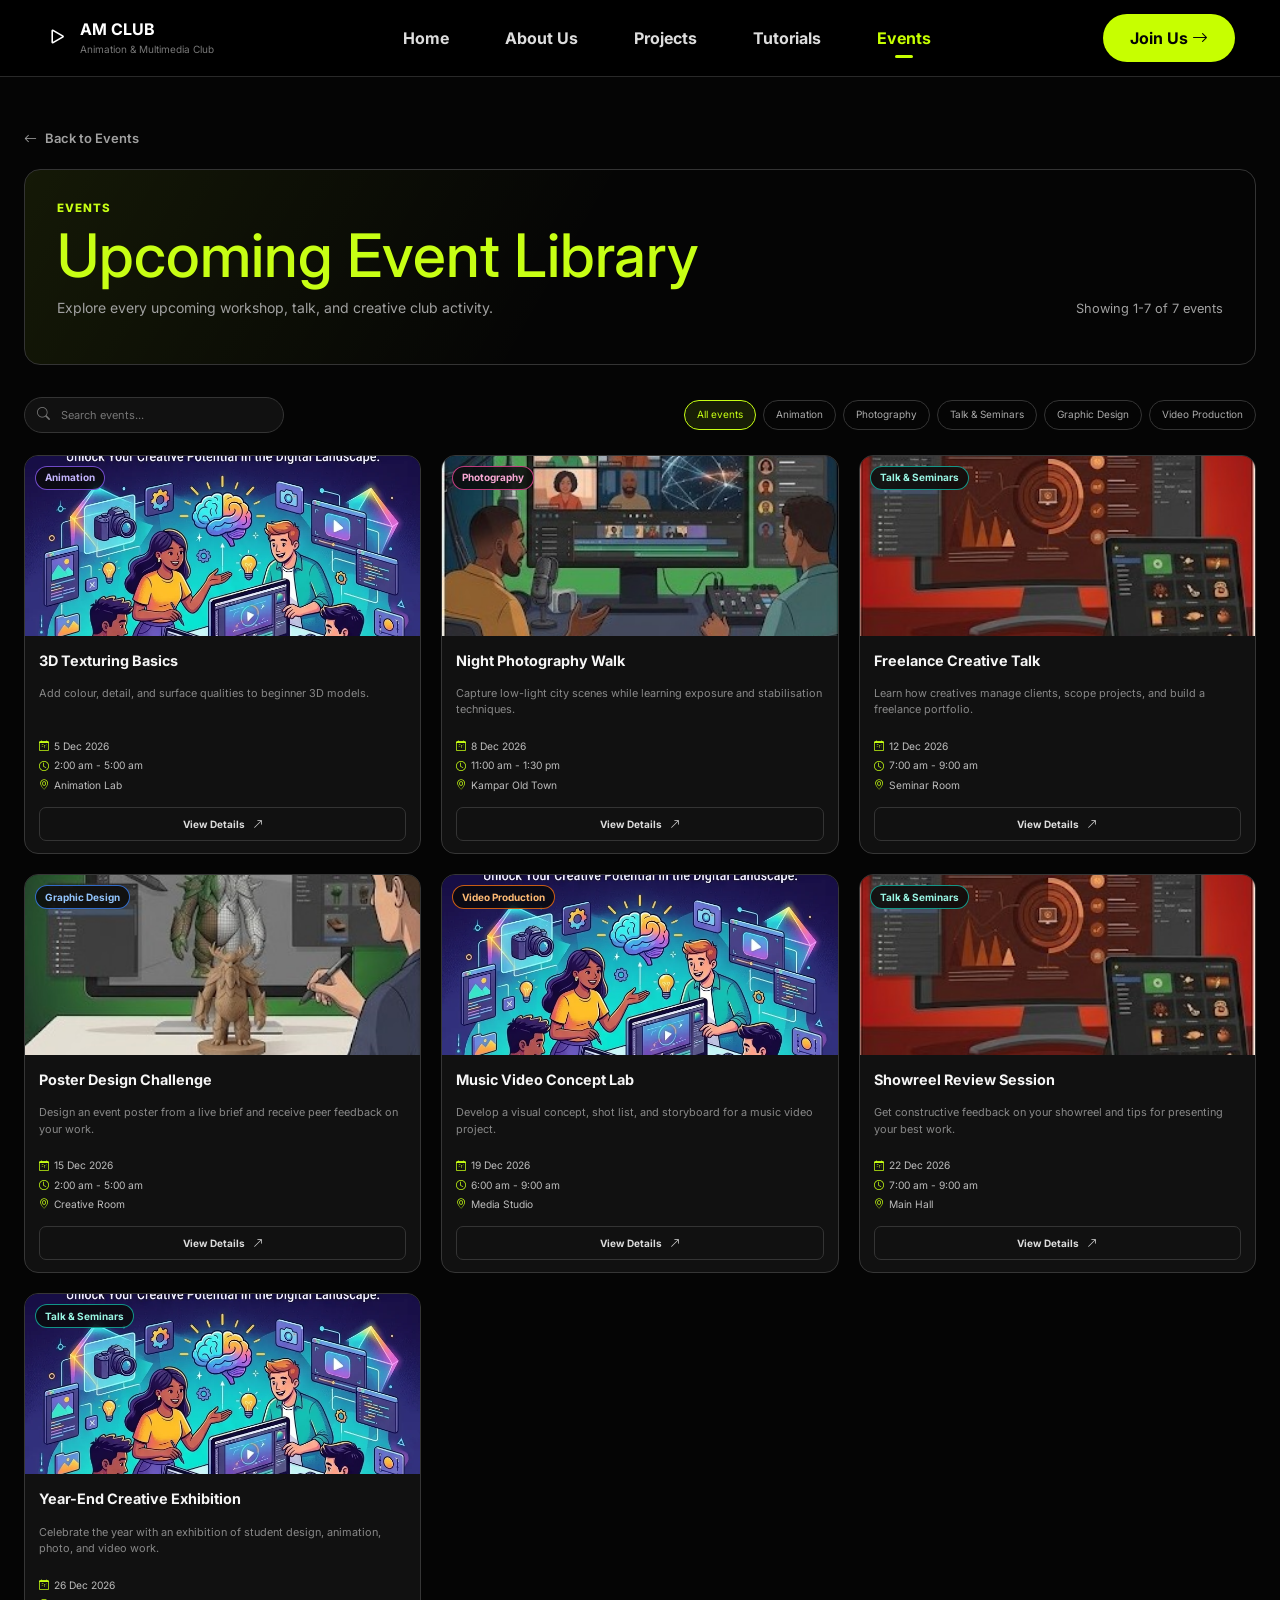
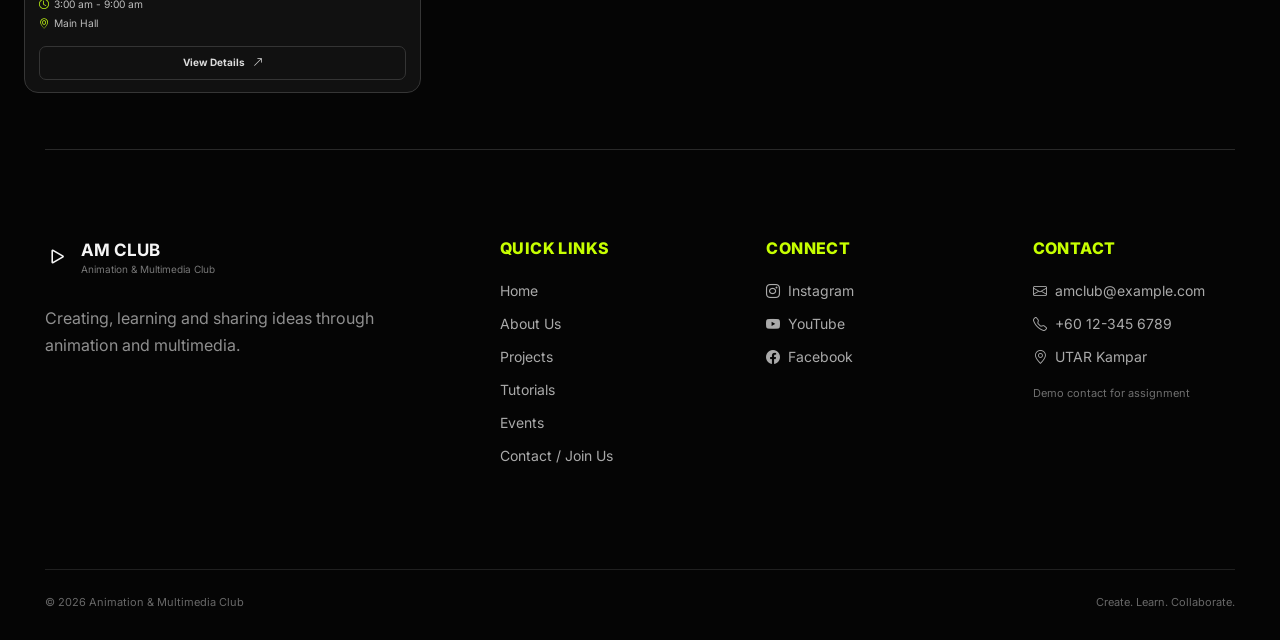
<file: Assignment code/event-archive.html>
<!DOCTYPE html>
<html lang="en">

<head>
    <meta charset="UTF-8">
    <meta name="viewport" content="width=device-width, initial-scale=1.0">
    <title>Event Library | Animation &amp; Multimedia Club</title>

    <link rel="preconnect" href="https://fonts.googleapis.com">
    <link rel="preconnect" href="https://fonts.gstatic.com" crossorigin>
    <link href="https://fonts.googleapis.com/css2?family=Inter:wght@400;500;600;700;800&display=swap" rel="stylesheet">
    <link rel="stylesheet" href="https://cdn.jsdelivr.net/npm/bootstrap@5.3.3/dist/css/bootstrap.min.css">
    <link rel="stylesheet" href="https://cdn.jsdelivr.net/npm/bootstrap-icons@1.13.1/font/bootstrap-icons.min.css">
    <link rel="stylesheet" href="css/global.css">
    <link rel="stylesheet" href="css/SharedStyles.css">
    <link rel="stylesheet" href="css/events.css">
    <link rel="stylesheet" href="css/event-archive.css">
</head>

<body data-page="events">
    <nav class="navbar navbar-expand-lg bg-black club-navbar" data-bs-theme="dark" aria-label="Main navigation">
        <div class="container-fluid navigation-container">
            <a class="navbar-brand club-brand" href="index.html" data-nav="home">
                <i class="bi bi-play" aria-hidden="true"></i>
                <span>
                    <strong>AM CLUB</strong>
                    <small>Animation &amp; Multimedia Club</small>
                </span>
            </a>

            <button class="navbar-toggler" type="button" data-bs-toggle="collapse" data-bs-target="#mainNavigation"
                aria-controls="mainNavigation" aria-label="Open navigation menu" aria-expanded="false">
                <span class="navbar-toggler-icon"></span>
            </button>

            <div class="collapse navbar-collapse" id="mainNavigation">
                <ul class="navbar-nav mx-auto align-items-lg-center">
                    <li class="nav-item"><a class="nav-link" href="index.html" data-nav="home">Home</a></li>
                    <li class="nav-item"><a class="nav-link" href="AboutUs.html" data-nav="about">About Us</a></li>
                    <li class="nav-item"><a class="nav-link" href="Projects.html" data-nav="projects">Projects</a></li>
                    <li class="nav-item"><a class="nav-link" href="tutorials.html" data-nav="tutorials">Tutorials</a></li>
                    <li class="nav-item"><a class="nav-link active" href="events.html" data-nav="events" aria-current="page">Events</a></li>
                </ul>

                <a class="btn join-button" href="contact.html" data-nav="contact">
                    Join Us <i class="bi bi-arrow-right" aria-hidden="true"></i>
                </a>
            </div>
        </div>
    </nav>


    <main class="page-container event-archive-page">
        <a href="events.html" class="event-archive-back-link">
            <i class="bi bi-arrow-left" aria-hidden="true"></i>
            Back to Events
        </a>

        <header class="event-archive-header">
            <p class="section-label">Events</p>
            <div class="section-heading-layout">
                <div>
                    <h1 class="event-archive-title">Upcoming Event Library</h1>
                    <p class="event-archive-introduction">Explore every upcoming workshop, talk, and creative club activity.</p>
                </div>
                <p class="event-total-text" id="event-archive-summary" aria-live="polite"></p>
            </div>
        </header>

        <section aria-labelledby="event-archive-title">
            <h2 class="visually-hidden" id="event-archive-title">All upcoming events</h2>
            <div class="events-toolbar event-archive-toolbar" aria-label="Filter event archive">
                <div class="events-search-wrapper">
                    <i class="bi bi-search" aria-hidden="true"></i>
                    <label class="visually-hidden" for="event-archive-search">Search events</label>
                    <input class="events-search-input" id="event-archive-search" type="search" placeholder="Search events..." autocomplete="off">
                </div>
                <div class="event-filter-list" id="event-archive-filter-list" role="group" aria-label="Event categories"></div>
            </div>
            <div class="event-archive-grid" id="event-archive-list">
                <p class="event-loading-message">Loading upcoming events...</p>
            </div>

            <nav class="event-pagination" id="event-pagination" aria-label="Event archive pages" hidden></nav>
        </section>
    </main>

    <footer class="site-footer">
        <div class="container-fluid footer-container">
            <div class="footer-grid">
                <div class="footer-brand">
                    <a class="footer-logo" href="index.html">
                        <i class="bi bi-play" aria-hidden="true"></i>
                        <span>
                            <strong>AM CLUB</strong>
                            <small>Animation &amp; Multimedia Club</small>
                        </span>
                    </a>
                    <p>Creating, learning and sharing ideas through animation and multimedia.</p>
                </div>

                <nav class="footer-group" aria-label="Footer quick links">
                    <h2>Quick Links</h2>
                    <ul>
                        <li><a href="index.html">Home</a></li>
                        <li><a href="AboutUs.html">About Us</a></li>
                        <li><a href="Projects.html">Projects</a></li>
                        <li><a href="tutorials.html">Tutorials</a></li>
                        <li><a href="events.html">Events</a></li>
                        <li><a href="contact.html">Contact / Join Us</a></li>
                    </ul>
                </nav>

                <div class="footer-group">
                    <h2>Connect</h2>
                    <ul>
                        <li><a href="#" aria-label="Instagram demonstration link"><i class="bi bi-instagram" aria-hidden="true"></i>Instagram</a></li>
                        <li><a href="#" aria-label="YouTube demonstration link"><i class="bi bi-youtube" aria-hidden="true"></i>YouTube</a></li>
                        <li><a href="#" aria-label="Facebook demonstration link"><i class="bi bi-facebook" aria-hidden="true"></i>Facebook</a></li>
                    </ul>
                </div>

                <div class="footer-group footer-contact">
                    <h2>Contact</h2>
                    <ul>
                        <li><a href="mailto:amclub@example.com"><i class="bi bi-envelope" aria-hidden="true"></i>amclub@example.com</a></li>
                        <li><a href="tel:+60123456789"><i class="bi bi-telephone" aria-hidden="true"></i>+60 12-345 6789</a></li>
                        <li><i class="bi bi-geo-alt" aria-hidden="true"></i>UTAR Kampar</li>
                    </ul>
                    <small>Demo contact for assignment</small>
                </div>
            </div>

            <div class="footer-bottom">
                <small>&copy; 2026 Animation &amp; Multimedia Club</small>
                <small>Create. Learn. Collaborate.</small>
            </div>
        </div>
    </footer>


    <div class="modal fade" id="event-details-modal" tabindex="-1" aria-labelledby="event-details-title" aria-hidden="true">
        <div class="modal-dialog modal-dialog-centered modal-lg">
            <div class="modal-content event-details-dialog">
                <div class="modal-header">
                    <div>
                        <p class="section-label mb-2">Event details</p>
                        <h2 class="modal-title" id="event-details-title">Event title</h2>
                    </div>
                    <button class="btn-close btn-close-white" type="button" data-bs-dismiss="modal" aria-label="Close"></button>
                </div>
                <div class="modal-body">
                    <div class="event-details-modal-layout">
                        <img class="event-details-modal-image" id="event-details-image" alt="">
                        <div>
                            <p class="event-details-modal-description" id="event-details-description"></p>
                            <div class="event-details-modal-meta" id="event-details-meta"></div>
                        </div>
                    </div>
                </div>
                <div class="modal-footer">
                    <button class="event-modal-register-button" id="event-details-register-link" type="button" data-event-register>Register Now <i class="bi bi-arrow-right" aria-hidden="true"></i></button>
                </div>
            </div>
        </div>
    </div>

    <div class="modal fade" id="event-registration-modal" tabindex="-1" aria-labelledby="event-registration-title" aria-hidden="true">
        <div class="modal-dialog modal-dialog-centered">
            <div class="modal-content event-registration-dialog">
                <form id="event-registration-form" novalidate>
                    <div class="modal-header">
                        <div>
                            <p class="section-label mb-2">Event registration</p>
                            <h2 class="modal-title" id="event-registration-title">Register for an event</h2>
                        </div>
                        <button class="btn-close btn-close-white" type="button" data-bs-dismiss="modal" aria-label="Close"></button>
                    </div>
                    <div class="modal-body">
                        <p class="event-registration-event-name" id="event-registration-event-name"></p>
                        <input id="event-registration-id" name="eventId" type="hidden">
                        <div class="event-registration-field">
                            <label for="event-registration-name">Full name</label>
                            <input class="event-registration-input" id="event-registration-name" name="name" type="text" autocomplete="name" minlength="2" required>
                        </div>
                        <div class="event-registration-field">
                            <label for="event-registration-email">Email address</label>
                            <input class="event-registration-input" id="event-registration-email" name="email" type="email" autocomplete="email" required>
                        </div>
                        <p class="event-registration-message" id="event-registration-message" role="status" aria-live="polite"></p>
                    </div>
                    <div class="modal-footer">
                        <button class="event-modal-register-button" type="submit">Complete Registration <i class="bi bi-arrow-right" aria-hidden="true"></i></button>
                    </div>
                </form>
            </div>
        </div>
    </div>

    <div class="modal fade" id="event-registration-success-modal" tabindex="-1" aria-labelledby="event-registration-success-title" aria-hidden="true">
        <div class="modal-dialog modal-dialog-centered">
            <div class="modal-content event-registration-dialog">
                <div class="modal-body event-registration-success-content">
                    <div class="event-registration-success-icon" aria-hidden="true"><i class="bi bi-check-lg"></i></div>
                    <h2 class="modal-title" id="event-registration-success-title">You’re registered!</h2>
                    <button class="event-modal-register-button" type="button" data-bs-dismiss="modal">Done</button>
                </div>
            </div>
        </div>
    </div>

    <div class="toast-container position-fixed top-0 end-0 p-3">
        <div class="toast event-registration-toast" id="event-registration-toast" role="status" aria-live="polite" aria-atomic="true">
            <div class="toast-header">
                <i class="bi bi-check-circle-fill" aria-hidden="true"></i>
                <strong class="me-auto">Registration</strong>
                <button class="btn-close btn-close-white" type="button" data-bs-dismiss="toast" aria-label="Close"></button>
            </div>
            <div class="toast-body" id="event-registration-toast-message"></div>
        </div>
    </div>

    <script src="js/event-data.js"></script>
    <script src="https://code.jquery.com/jquery-3.7.1.min.js"></script>
    <script src="https://cdn.jsdelivr.net/npm/bootstrap@5.3.3/dist/js/bootstrap.bundle.min.js"></script>
    <script src="js/event-archive.js"></script>
</body>

</html>
</file>
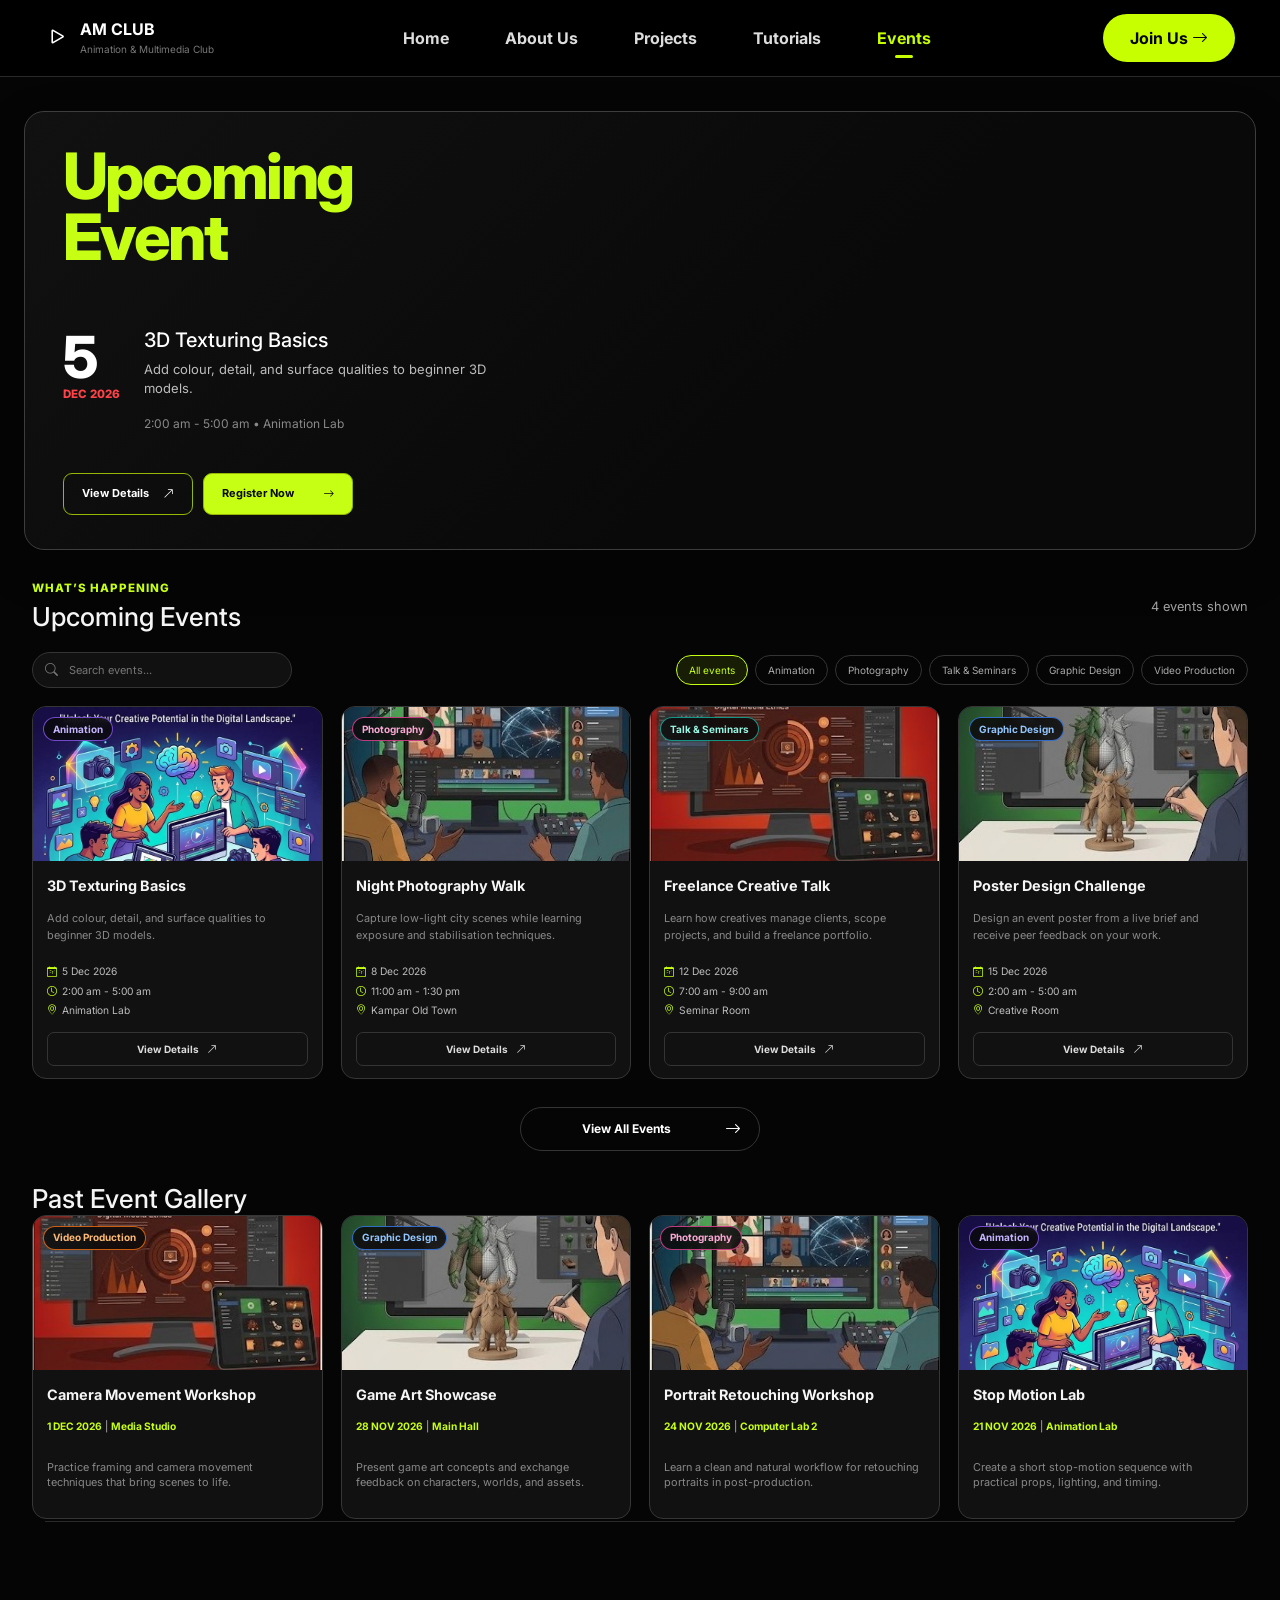
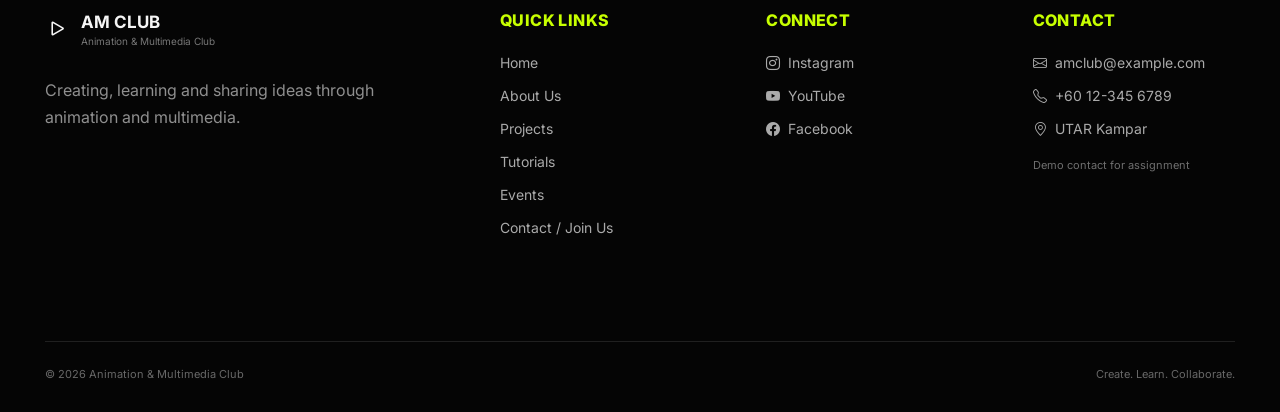
<file: Assignment code/events.html>
<!DOCTYPE html>
<html lang="en">

<head>
    <meta charset="UTF-8">
    <meta name="viewport" content="width=device-width, initial-scale=1.0">
    <title>Events | Animation &amp; Multimedia Club</title>

    <link rel="preconnect" href="https://fonts.googleapis.com">
    <link rel="preconnect" href="https://fonts.gstatic.com" crossorigin>
    <link href="https://fonts.googleapis.com/css2?family=Inter:wght@400;500;600;700;800&display=swap" rel="stylesheet">
    <link rel="stylesheet" href="https://cdn.jsdelivr.net/npm/bootstrap@5.3.3/dist/css/bootstrap.min.css">
    <link rel="stylesheet" href="https://cdn.jsdelivr.net/npm/bootstrap-icons@1.13.1/font/bootstrap-icons.min.css">
    <link rel="stylesheet" href="css/global.css">
    <link rel="stylesheet" href="css/SharedStyles.css">
    <link rel="stylesheet" href="css/events.css">
</head>

<body data-page="events">
    
    <nav class="navbar navbar-expand-lg bg-black club-navbar" data-bs-theme="dark" aria-label="Main navigation">
        <div class="container-fluid navigation-container">
            <a class="navbar-brand club-brand" href="index.html" data-nav="home">
                <i class="bi bi-play" aria-hidden="true"></i>
                <span>
                    <strong>AM CLUB</strong>
                    <small>Animation &amp; Multimedia Club</small>
                </span>
            </a>

            <button class="navbar-toggler" type="button" data-bs-toggle="collapse" data-bs-target="#mainNavigation"
                aria-controls="mainNavigation" aria-label="Open navigation menu" aria-expanded="false">
                <span class="navbar-toggler-icon"></span>
            </button>

            <div class="collapse navbar-collapse" id="mainNavigation">
                <ul class="navbar-nav mx-auto align-items-lg-center">
                    <li class="nav-item">
                        <a class="nav-link" href="index.html" data-nav="home">Home</a>
                    </li>

                    <li class="nav-item">
                        <a class="nav-link" href="AboutUs.html" data-nav="about">About Us</a>
                    </li>

                    <li class="nav-item">
                        <a class="nav-link" href="Projects.html" data-nav="projects">Projects</a>
                    </li>

                    <li class="nav-item">
                        <a class="nav-link" href="tutorials.html" data-nav="tutorials">Tutorials</a>
                    </li>

                    <li class="nav-item">
                        <a class="nav-link active"
                        href="events.html"
                        data-nav="events"
                        aria-current="page">
                            Events
                        </a>
                    </li>
                </ul>

                <a class="btn join-button" href="contact.html" data-nav="contact">
                    Join Us <i class="bi bi-arrow-right" aria-hidden="true"></i>
                </a>
            </div>
        </div>
    </nav>


    <main class="page-container events-page">
        <section class="event-highlight section-block" aria-labelledby="upcoming-event-title">
            <div class="event-highlight-content">
                <h1 class="event-highlight-title" id="upcoming-event-title">
                    Upcoming Event
                </h1>

                <div class="event-highlight-details-row" id="featured-event-details">
                    <p class="event-loading-message">Loading event details...</p>
                </div>

                <div class="event-highlight-actions">
                    <button class="event-highlight-details-button" type="button" data-event-details="featured-event">
                        View Details <i class="bi bi-arrow-up-right" aria-hidden="true"></i>
                    </button>
                    <button class="event-highlight-register-button" id="featured-event-register-link" type="button" data-event-register>
                        Register Now <i class="bi bi-arrow-right" aria-hidden="true"></i>
                    </button>
                </div>
            </div>

        </section>

        <section class="upcoming-events-section" aria-labelledby="upcoming-events-title">
            <div class="events-section-heading">
                <div>
                    <p class="section-label">What’s happening</p>
                    <h2 class="events-section-title" id="upcoming-events-title">Upcoming Events</h2>
                </div>
                <p class="event-total-text" id="event-results-count" aria-live="polite"></p>
            </div>

            <div class="events-toolbar" aria-label="Filter upcoming events">
                <div class="events-search-wrapper">
                    <i class="bi bi-search" aria-hidden="true"></i>
                    <label class="visually-hidden" for="event-search">Search events</label>
                    <input class="events-search-input" id="event-search" type="search" placeholder="Search events..." autocomplete="off">
                </div>
                <div class="event-filter-list" id="event-filter-list" role="group" aria-label="Event categories"></div>
            </div>

            <div class="event-card-grid" id="upcoming-events-list">
                <p class="event-loading-message">Loading upcoming events...</p>
            </div>
            <div class="view-all-events-container" id="view-all-events-container" hidden>
                <a href="event-archive.html" class="view-all-events-button">
                    View All Events
                    <i class="bi bi-arrow-right" aria-hidden="true"></i>
                </a>
            </div>
        </section>

        <section class="past-events-section" aria-labelledby="past-events-title">
            <h2 class="events-section-title" id="past-events-title">Past Event Gallery</h2>
            <div class="past-event-gallery-grid" id="past-events-list">
                <p class="event-loading-message">Loading past events...</p>
            </div>
        </section>
    </main>

    <footer class="site-footer">
        <div class="container-fluid footer-container">
            <div class="footer-grid">
                <div class="footer-brand">
                    <a class="footer-logo" href="index.html">
                        <i class="bi bi-play" aria-hidden="true"></i>
                        <span>
                            <strong>AM CLUB</strong>
                            <small>Animation &amp; Multimedia Club</small>
                        </span>
                    </a>
                    <p>Creating, learning and sharing ideas through animation and multimedia.</p>
                </div>

                <nav class="footer-group" aria-label="Footer quick links">
                    <h2>Quick Links</h2>
                    <ul>
                        <li><a href="index.html">Home</a></li>
                        <li><a href="AboutUs.html">About Us</a></li>
                        <li><a href="Projects.html">Projects</a></li>
                        <li><a href="tutorials.html">Tutorials</a></li>
                        <li><a href="events.html">Events</a></li>
                        <li><a href="contact.html">Contact / Join Us</a></li>
                    </ul>
                </nav>

                <div class="footer-group">
                    <h2>Connect</h2>
                    <ul>
                        <li><a href="#" aria-label="Instagram demonstration link"><i class="bi bi-instagram" aria-hidden="true"></i>Instagram</a></li>
                        <li><a href="#" aria-label="YouTube demonstration link"><i class="bi bi-youtube" aria-hidden="true"></i>YouTube</a></li>
                        <li><a href="#" aria-label="Facebook demonstration link"><i class="bi bi-facebook" aria-hidden="true"></i>Facebook</a></li>
                    </ul>
                </div>

                <div class="footer-group footer-contact">
                    <h2>Contact</h2>
                    <ul>
                        <li><a href="mailto:amclub@example.com"><i class="bi bi-envelope" aria-hidden="true"></i>amclub@example.com</a></li>
                        <li><a href="tel:+60123456789"><i class="bi bi-telephone" aria-hidden="true"></i>+60 12-345 6789</a></li>
                        <li><i class="bi bi-geo-alt" aria-hidden="true"></i>UTAR Kampar</li>
                    </ul>
                    <small>Demo contact for assignment</small>
                </div>
            </div>

            <div class="footer-bottom">
                <small>&copy; 2026 Animation &amp; Multimedia Club</small>
                <small>Create. Learn. Collaborate.</small>
            </div>
        </div>
    </footer>


    <div class="modal fade" id="event-details-modal" tabindex="-1" aria-labelledby="event-details-title" aria-hidden="true">
        <div class="modal-dialog modal-dialog-centered modal-lg">
            <div class="modal-content event-details-dialog">
                <div class="modal-header">
                    <div>
                        <p class="section-label mb-2">Event details</p>
                        <h2 class="modal-title" id="event-details-title">Event title</h2>
                    </div>
                    <button class="btn-close btn-close-white" type="button" data-bs-dismiss="modal" aria-label="Close"></button>
                </div>
                <div class="modal-body">
                    <div class="event-details-modal-layout">
                        <img class="event-details-modal-image" id="event-details-image" alt="">
                        <div>
                            <p class="event-details-modal-description" id="event-details-description"></p>
                            <div class="event-details-modal-meta" id="event-details-meta"></div>
                        </div>
                    </div>
                </div>
                <div class="modal-footer">
                    <button class="event-modal-register-button" id="event-details-register-link" type="button" data-event-register>Register Now <i class="bi bi-arrow-right" aria-hidden="true"></i></button>
                </div>
            </div>
        </div>
    </div>

    <div class="modal fade" id="event-registration-modal" tabindex="-1" aria-labelledby="event-registration-title" aria-hidden="true">
        <div class="modal-dialog modal-dialog-centered">
            <div class="modal-content event-registration-dialog">
                <form id="event-registration-form" novalidate>
                    <div class="modal-header">
                        <div>
                            <p class="section-label mb-2">Event registration</p>
                            <h2 class="modal-title" id="event-registration-title">Register for an event</h2>
                        </div>
                        <button class="btn-close btn-close-white" type="button" data-bs-dismiss="modal" aria-label="Close"></button>
                    </div>
                    <div class="modal-body">
                        <p class="event-registration-event-name" id="event-registration-event-name"></p>
                        <input id="event-registration-id" name="eventId" type="hidden">
                        <div class="event-registration-field">
                            <label for="event-registration-name">Full name</label>
                            <input class="event-registration-input" id="event-registration-name" name="name" type="text" autocomplete="name" minlength="2" required>
                        </div>
                        <div class="event-registration-field">
                            <label for="event-registration-email">Email address</label>
                            <input class="event-registration-input" id="event-registration-email" name="email" type="email" autocomplete="email" required>
                        </div>
                        <p class="event-registration-message" id="event-registration-message" role="status" aria-live="polite"></p>
                    </div>
                    <div class="modal-footer">
                        <button class="event-modal-register-button" type="submit">Complete Registration <i class="bi bi-arrow-right" aria-hidden="true"></i></button>
                    </div>
                </form>
            </div>
        </div>
    </div>

    <div class="modal fade" id="event-registration-success-modal" tabindex="-1" aria-labelledby="event-registration-success-title" aria-hidden="true">
        <div class="modal-dialog modal-dialog-centered">
            <div class="modal-content event-registration-dialog">
                <div class="modal-body event-registration-success-content">
                    <div class="event-registration-success-icon" aria-hidden="true"><i class="bi bi-check-lg"></i></div>
                    <h2 class="modal-title" id="event-registration-success-title">You’re registered!</h2>
                    <button class="event-modal-register-button" type="button" data-bs-dismiss="modal">Done</button>
                </div>
            </div>
        </div>
    </div>

    <div class="toast-container position-fixed top-0 end-0 p-3">
        <div class="toast event-registration-toast" id="event-registration-toast" role="status" aria-live="polite" aria-atomic="true">
            <div class="toast-header">
                <i class="bi bi-check-circle-fill" aria-hidden="true"></i>
                <strong class="me-auto">Registration</strong>
                <button class="btn-close btn-close-white" type="button" data-bs-dismiss="toast" aria-label="Close"></button>
            </div>
            <div class="toast-body" id="event-registration-toast-message"></div>
        </div>
    </div>


    <script src="js/event-data.js"></script>
    <script src="https://code.jquery.com/jquery-3.7.1.min.js"></script>
    <script src="https://cdn.jsdelivr.net/npm/bootstrap@5.3.3/dist/js/bootstrap.bundle.min.js"></script>
    <script src="js/events.js"></script>
</body>

</html>
</file>
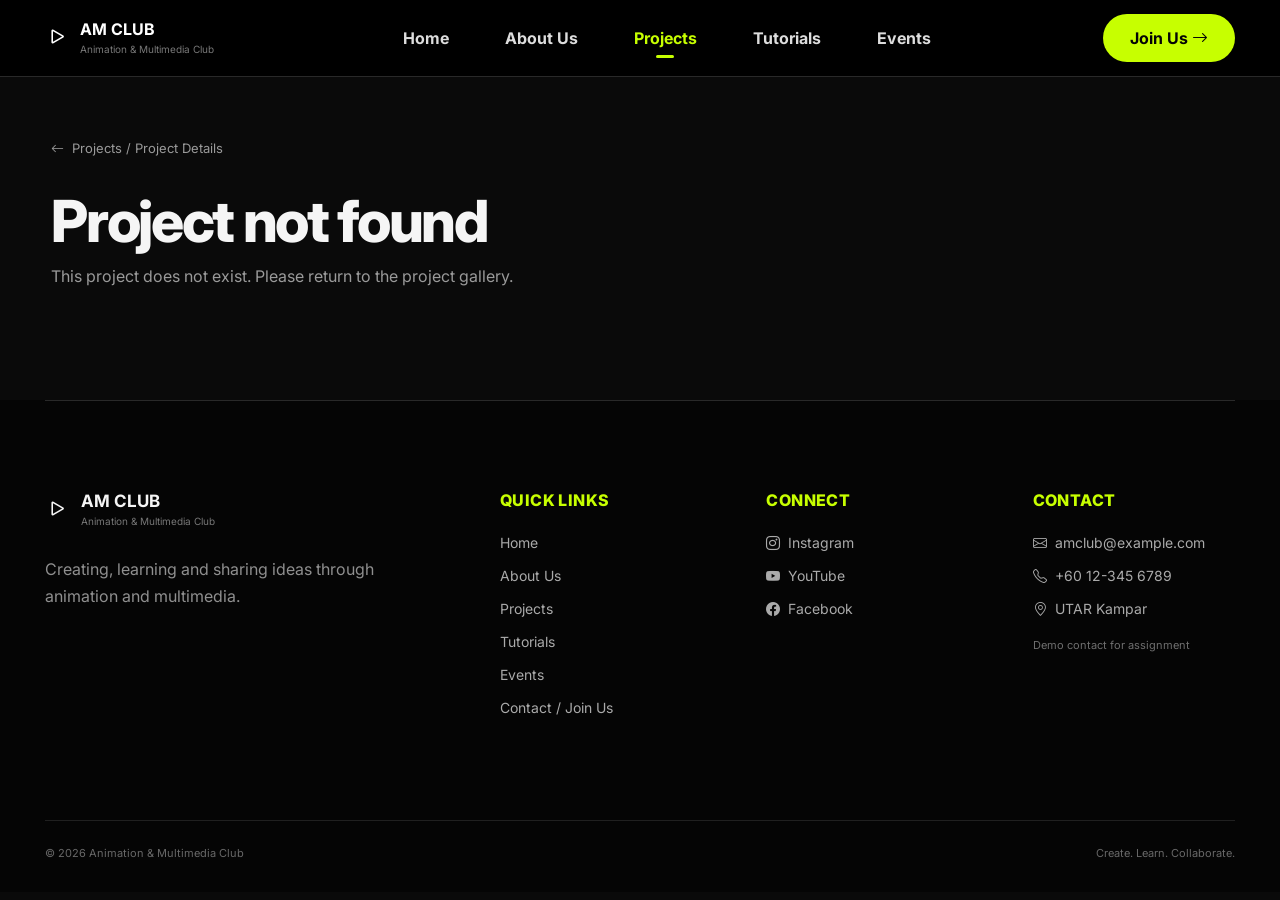
<file: Assignment code/project-details.html>
<!DOCTYPE html>
<html lang="en">
<head>
  <meta charset="UTF-8">
  <meta name="viewport" content="width=device-width, initial-scale=1.0">
  <title>Project Details | Animation & Multimedia Club</title>
  <link rel="preconnect" href="https://fonts.googleapis.com">
  <link rel="preconnect" href="https://fonts.gstatic.com" crossorigin>
  <link href="https://fonts.googleapis.com/css2?family=Inter:wght@400;500;600;700;800&display=swap" rel="stylesheet">
  <link rel="stylesheet" href="https://cdn.jsdelivr.net/npm/bootstrap@5.3.3/dist/css/bootstrap.min.css">
  <link rel="stylesheet" href="https://cdn.jsdelivr.net/npm/bootstrap-icons@1.13.1/font/bootstrap-icons.min.css">
  <link rel="stylesheet" href="css/SharedStyles.css">
  <link rel="stylesheet" href="css/style.css">
</head>
<body>
  <nav class="navbar navbar-expand-lg bg-black club-navbar" data-bs-theme="dark" aria-label="Main navigation">
    <div class="container-fluid navigation-container">
      <a class="navbar-brand club-brand" href="index.html" data-nav="home">
        <i class="bi bi-play" aria-hidden="true"></i>
        <span>
          <strong>AM CLUB</strong>
          <small>Animation &amp; Multimedia Club</small>
        </span>
      </a>

      <button class="navbar-toggler" type="button" data-bs-toggle="collapse"
              data-bs-target="#mainNavigation" aria-controls="mainNavigation"
              aria-expanded="false" aria-label="Open navigation menu">
        <span class="navbar-toggler-icon"></span>
      </button>

      <div class="collapse navbar-collapse" id="mainNavigation">
        <ul class="navbar-nav mx-auto align-items-lg-center">
          <li class="nav-item"><a class="nav-link" href="index.html" data-nav="home">Home</a></li>
          <li class="nav-item"><a class="nav-link" href="AboutUs.html" data-nav="about">About Us</a></li>
          <li class="nav-item"><a class="nav-link active" href="Projects.html" data-nav="projects" aria-current="page">Projects</a></li>
          <li class="nav-item"><a class="nav-link" href="tutorials.html" data-nav="tutorials">Tutorials</a></li>
          <li class="nav-item"><a class="nav-link" href="events.html" data-nav="events">Events</a></li>
        </ul>

        <a class="btn join-button" href="contact.html" data-nav="contact">
          Join Us
          <i class="bi bi-arrow-right" aria-hidden="true"></i>
        </a>
      </div>
    </div>
  </nav>

  <main class="page">
    <a class="back-link" href="Projects.html"><i class="bi bi-arrow-left"></i> Projects / Project Details</a>

    <header class="details-header">
      <h1 id="projectTitle" class="page-title">Project Title</h1>
      <p id="projectMeta" class="page-subtitle">Category • Creator • Year</p>
    </header>

    <section class="details-top">
      <div class="main-media">
        <img id="projectImage" alt="">
      </div>

      <aside class="info-panel">
        <p class="section-label">Project details</p>
        <h2>Project information</h2>
        <dl class="info-list">
          <div><dt>Creator</dt><dd id="projectCreator"></dd></div>
          <div><dt>Software</dt><dd id="projectSoftware"></dd></div>
          <div><dt>Category</dt><dd id="projectCategory"></dd></div>
          <div><dt>Credits</dt><dd id="projectCredits"></dd></div>
        </dl>

        <div class="actions">
          <button id="saveProject" class="primary-btn"><i class="bi bi-bookmark"></i> Save project</button>
          <button id="visitCreator" class="secondary-btn">Visit creator</button>
        </div>
      </aside>
    </section>

    <section class="details-bottom">
      <article class="description-section">
        <h2>Description and production process</h2>
        <div class="description-card">
          <p id="projectDescription"></p>
          <p id="projectProcess"></p>
        </div>
      </article>

      <aside class="related-section">
        <h2>Related projects</h2>
        <div id="relatedList" class="related-list"></div>
      </aside>
    </section>
  </main>

  <footer class="site-footer">
    <div class="container-fluid footer-container">
      <div class="footer-grid">
        <div class="footer-brand">
          <a class="footer-logo" href="index.html">
            <i class="bi bi-play" aria-hidden="true"></i>
            <span>
              <strong>AM CLUB</strong>
              <small>Animation &amp; Multimedia Club</small>
            </span>
          </a>
          <p>Creating, learning and sharing ideas through animation and multimedia.</p>
        </div>

        <nav class="footer-group" aria-label="Footer quick links">
          <h2>Quick Links</h2>
          <ul>
            <li><a href="index.html">Home</a></li>
            <li><a href="AboutUs.html">About Us</a></li>
            <li><a href="Projects.html">Projects</a></li>
            <li><a href="tutorials.html">Tutorials</a></li>
            <li><a href="events.html">Events</a></li>
            <li><a href="contact.html">Contact / Join Us</a></li>
          </ul>
        </nav>

        <div class="footer-group">
          <h2>Connect</h2>
          <ul>
            <li><a href="#" aria-label="Instagram demonstration link"><i class="bi bi-instagram" aria-hidden="true"></i>Instagram</a></li>
            <li><a href="#" aria-label="YouTube demonstration link"><i class="bi bi-youtube" aria-hidden="true"></i>YouTube</a></li>
            <li><a href="#" aria-label="Facebook demonstration link"><i class="bi bi-facebook" aria-hidden="true"></i>Facebook</a></li>
          </ul>
        </div>

        <div class="footer-group footer-contact">
          <h2>Contact</h2>
          <ul>
            <li><a href="mailto:amclub@example.com"><i class="bi bi-envelope" aria-hidden="true"></i>amclub@example.com</a></li>
            <li><a href="tel:+60123456789"><i class="bi bi-telephone" aria-hidden="true"></i>+60 12-345 6789</a></li>
            <li><i class="bi bi-geo-alt" aria-hidden="true"></i>UTAR Kampar</li>
          </ul>
          <small>Demo contact for assignment</small>
        </div>
      </div>

      <div class="footer-bottom">
        <small>&copy; 2026 Animation &amp; Multimedia Club</small>
        <small>Create. Learn. Collaborate.</small>
      </div>
    </div>
  </footer>

  <div id="toastBox" class="toast-box"></div>
  <script src="https://cdn.jsdelivr.net/npm/bootstrap@5.3.3/dist/js/bootstrap.bundle.min.js"></script>
  <script src="js/details.js"></script>
</body>
</html>
</file>
<file: css/SharedStyles.css>
:root {
    --color-page: #050505;
    --color-surface: #080808;
    --color-surface-soft: #111111;
    --color-border: #292929;
    --color-text: #f5f5f5;
    --color-muted: #aaaaaa;
    --color-accent: #c7ff00;
    --color-accent-hover: #ddff64;
    --content-max: 1600px;
    --page-gutter: 45px;
    --card-radius: 20px;
    --pill-radius: 999px;
}

/* Global page foundation */
body {
    margin: 0;
    background-color: var(--color-page);
    color: var(--color-text);
}


/* =========================
   Navigation
========================= */

.club-navbar {
    padding: 14px 0;

    border-bottom: 1px solid var(--color-border);

    background-color: var(--color-page);
}

.club-brand {
    display: flex;
    align-items: center;
    gap: 10px;

    color: white;
    text-decoration: none;
}

.club-brand:hover {
    color: white;
}

.club-brand > i {
    font-size: 25px;
}

.club-brand span {
    display: flex;
    flex-direction: column;

    line-height: 1.1;
}

.club-brand strong {
    font-size: 16px;
}

.club-brand small {
    margin-top: 5px;

    color: #777777;

    font-size: 10px;
}

.navigation-container {
    padding-right: 45px;
    padding-left: 45px;
}

.club-navbar .navbar-nav {
    gap: 40px;
}

.club-navbar .nav-link {
    position: relative;

    color: #dddddd;

    font-weight: 700;
}

.club-navbar .nav-link:hover,
.club-navbar .nav-link.active {
    color: #c7ff00;
}

.club-navbar .nav-link.active::after {
    position: absolute;
    bottom: 0;
    left: 50%;

    width: 18px;
    height: 3px;

    border-radius: 5px;

    background-color: #c7ff00;

    content: "";
    transform: translateX(-50%);
}

.join-button {
    padding: 11px 26px;

    border-radius: var(--pill-radius);

    background-color: var(--color-accent);
    color: var(--color-page);

    font-weight: 700;
}

.join-button:hover {
    background-color: var(--color-accent-hover);
    color: var(--color-page);
}

@media (min-width: 992px) {

    .club-navbar .navbar-collapse {
        display: flex;
        flex-basis: auto;
        align-items: center;
    }

    .club-navbar .navbar-nav {
        width: auto;
        flex-direction: row;
    }
}

@media (max-width: 991px) {

    .navigation-container {
        padding-right: 16px;
        padding-left: 16px;
    }

    .club-navbar .navbar-collapse {
        width: 100%;
        flex-basis: 100%;

        margin-top: 12px;
        padding: 15px;

        border-radius: 12px;

        background-color: #111111;
    }

    .club-navbar .navbar-nav {
        width: 100%;
        flex-direction: column;
        align-items: stretch;
        gap: 0;
    }

    .club-navbar .nav-link {
        display: block;
        padding: 12px 5px;
    }

    .club-navbar .nav-link.active::after {
        bottom: 5px;
        left: 5px;

        transform: none;
    }
}


/* =========================
   Footer
========================= */

.site-footer {
    padding: 0 var(--page-gutter) 30px;

    background-color: var(--color-page);
    color: var(--color-muted);
}

.footer-container {
    max-width: var(--content-max);
    margin: 0 auto;
    padding: clamp(60px, 7vw, 90px) 0 0;

    border-top: 1px solid var(--color-border);
}

.footer-grid {
    display: grid;
    grid-template-columns: minmax(260px, 1.45fr) repeat(3, minmax(150px, 0.75fr));
    gap: clamp(35px, 5vw, 80px);
}

.footer-logo {
    display: inline-flex;
    align-items: center;
    gap: 11px;

    color: #f5f5f5;
    text-decoration: none;
}

.footer-logo:hover {
    color: #c7ff00;
}

.footer-logo > i {
    font-size: 25px;
}

.footer-logo span {
    display: flex;
    flex-direction: column;

    line-height: 1.1;
}

.footer-logo strong {
    font-size: 17px;
}

.footer-logo small {
    margin-top: 5px;

    color: #777777;

    font-size: 10px;
}

.footer-brand > p {
    max-width: 340px;
    margin: 28px 0 0;

    color: #8f8f8f;

    line-height: 1.7;
}

.footer-group h2 {
    margin: 0 0 22px;

    color: #c7ff00;

    font-size: 16px;
    font-weight: 800;
    letter-spacing: 0.4px;
    text-transform: uppercase;
}

.footer-group ul {
    display: grid;
    gap: 12px;

    margin: 0;
    padding: 0;

    list-style: none;
}

.footer-group li,
.footer-group a {
    color: #aaaaaa;

    font-size: 14px;
    line-height: 1.5;
    text-decoration: none;
}

.footer-group a {
    display: inline-flex;
    align-items: center;
    gap: 8px;

    transition: color 0.2s ease;
}

.footer-group a:hover {
    color: #f5f5f5;
}

.footer-group a:focus-visible,
.footer-logo:focus-visible {
    outline: 3px solid #c7ff00;
    outline-offset: 4px;
    border-radius: 4px;
}

.footer-contact li:last-child {
    display: flex;
    align-items: center;
    gap: 8px;
}

.footer-contact > small {
    display: block;
    margin-top: 18px;

    color: #6f6f6f;

    font-size: 11px;
}

.footer-bottom {
    display: flex;
    align-items: center;
    justify-content: space-between;
    gap: 24px;

    margin-top: clamp(60px, 8vw, 110px);
    padding-top: 24px;

    border-top: 1px solid #202020;
}

.footer-bottom small {
    color: #686868;
    font-size: 11px;
}

@media (max-width: 991px) {

    .site-footer {
        padding-right: 16px;
        padding-left: 16px;
    }

    .footer-grid {
        grid-template-columns: repeat(2, minmax(0, 1fr));
    }
}

@media (max-width: 575px) {

    .footer-grid {
        grid-template-columns: 1fr;
        gap: 42px;
    }

    .footer-bottom {
        align-items: flex-start;
        flex-direction: column;
        gap: 10px;

        margin-top: 65px;
    }
}

@media (prefers-reduced-motion: reduce) {

    .footer-group a {
        transition: none;
        transform: none;
    }
}
</file>
<file: css/HomeStyles.css>
/* =========================
   Hero section
========================= */

.hero-section {
    padding: 15px var(--page-gutter) 70px;
}

.hero-container {
    max-width: var(--content-max);
    margin: 0 auto;
    padding: 0;
}

/* Hero outer box */
.hero-box {
    --hero-height: clamp(440px, 43vw, 610px);

    overflow: hidden;

    min-height: var(--hero-height);

    border: 3px solid #303030;
    border-radius: 22px;

    background-color: var(--color-surface);
}

/* Make the Bootstrap row follow the Hero height */
.hero-box > .row {
    min-height: var(--hero-height);
    align-items: stretch;
}

/* Hero left and right columns have the same height */
.hero-content,
.interactive-panel {
    min-height: var(--hero-height);
}

/* Hero left content */
.hero-content {
    display: flex;
    flex-direction: column;
    align-items: flex-start;
    justify-content: center;

    padding: clamp(32px, 4vw, 60px);

    text-align: left;
}

/* Green club title */
.hero-label {
    width: 100%;

    margin: 0 0 18px;

    color: #c7ff00;

    font-size: clamp(20px, 2vw, 30px);
    font-weight: 700;
    line-height: 1.2;

    text-align: left;
}

/* Main heading */
.hero-content h1 {
    width: 100%;

    margin: 0;

    color: #f5f5f5;

    font-size: clamp(44px, 5vw, 70px);
    font-weight: 800;
    line-height: 0.98;
    letter-spacing: -3px;

    text-align: left;
}

/* Green Life word */
.hero-content h1 span {
    color: #c7ff00;
}

/* Description */
.hero-description {
    width: 100%;
    max-width: 440px;

    margin: clamp(22px, 3vw, 32px) 0 0;

    color: #aaaaaa;

    font-size: clamp(15px, 1.25vw, 18px);
    line-height: 1.5;

    text-align: left;
}

/* Button container */
.hero-buttons {
    display: flex;
    flex-wrap: wrap;
    align-items: center;
    justify-content: flex-start;
    gap: 14px;

    width: 100%;
    margin-top: clamp(26px, 3vw, 38px);
}

/* Explore Projects button */
.explore-button {
    display: inline-flex;
    align-items: center;
    justify-content: center;
    gap: 12px;

    padding: 12px 22px;

    border: 2px solid #c7ff00;
    border-radius: 50px;

    background-color: #c7ff00;
    color: #050505;

    font-weight: 700;
    white-space: nowrap;

    transition:
        background-color 0.25s ease,
        border-color 0.25s ease,
        transform 0.15s ease;
}

.explore-button:hover {
    border-color: #ddff64;
    background-color: #ddff64;
    color: #050505;
}

/* Hero Join Us button */
.hero-join-button {
    display: inline-flex;
    align-items: center;
    justify-content: center;
    gap: 12px;

    padding: 12px 24px;

    border: 2px solid #aaaaaa;
    border-radius: 50px;

    background-color: transparent;
    color: #f5f5f5;

    font-weight: 700;
    white-space: nowrap;

    transition:
        background-color 0.25s ease,
        border-color 0.25s ease,
        color 0.25s ease,
        transform 0.15s ease;
}

.hero-join-button:hover {
    border-color: #c7ff00;
    background-color: #c7ff00;
    color: #050505;
}

/* Button click feedback */
.explore-button:active,
.hero-join-button:active,
.about-button:active,
.join-cta-button:active {
    transform: scale(0.98);
}

/* Keyboard focus */
.explore-button:focus-visible,
.hero-join-button:focus-visible {
    outline: 3px solid #f5f5f5;
    outline-offset: 3px;
}




@media (max-width: 991px){

    .hero-section {
        padding: 12px 16px 50px;
    }

    .hero-box {
        --hero-height: auto;
    }

    .hero-box > .row {
        min-height: 0;
    }

    .hero-content,
    .interactive-panel {
        min-height: auto;
    }

    .hero-content {
        min-height: 500px;

        align-items: center;
        justify-content: center;

        padding: 50px 25px;

        text-align: center;
    }

    .hero-label,
    .hero-content h1,
    .hero-description {
        text-align: center;
    }

    .hero-label {
        font-size: clamp(19px, 5vw, 26px);
    }

    .hero-content h1 {
        font-size: clamp(42px, 9vw, 60px);
        letter-spacing: -2px;
    }

    .hero-description {
        max-width: 440px;
    }

    .hero-buttons {
        justify-content: center;
    }

    /* Interactive area moves below the content */
    .interactive-panel {
        min-height: 240px;

        border-top: 1px solid #202020;
        border-left: 0;
    }
    
}

/* =========================
   Interactive Motion Panel
========================= */

.interactive-panel {
    position: relative;
    isolation: isolate;
    overflow: hidden;

    display: flex;
    align-items: flex-end;

    min-height: var(--hero-height);

    padding: clamp(28px, 4vw, 55px);

    border-left: 1px solid #202020;

    background-color: #060606;

    cursor: pointer;
    touch-action: pan-y;
    user-select: none;
}

/* Keyboard focus */
.interactive-panel:focus-visible {
    outline: 3px solid #c7ff00;
    outline-offset: -6px;
    border-radius:  24px;
}

/* Instruction text */
.playground-content {
    position: absolute;

    top: 40%;
    left: 5%;
    right: auto;
    
    z-index: 5;

    width: min(42%, 280px);

    pointer-events: none;
}

.playground-label {
    margin: 0 0 10px;

    color: #c7ff00;

    font-size: clamp(11px, 1vw, 14px);
    font-weight: 700;
    letter-spacing: 2px;
}

.playground-content h2 {
    margin: 0;

    color: #f5f5f5;

    font-size: clamp(28px, 3vw, 46px);
    font-weight: 750;
    line-height: 1.05;
}

.playground-description {
    margin: 10px 0 0;

    color: #999999;

    font-size: clamp(14px, 1.2vw, 17px);
}

/* Basic shape style */
.motion-shape {
    position: absolute;
    z-index: 2;

    pointer-events: none;
    will-change: transform, opacity;

    transform:
        translate3d(
            calc(var(--state-x, 0px) + var(--move-x, 0px)),
            calc(var(--state-y, 0px) + var(--move-y, 0px)),
            0
        )
        rotate(var(--shape-rotation, 0deg))
        scale(var(--shape-scale, 1));

    transition:
        transform 0.55s cubic-bezier(0.16, 1, 0.3, 1),
        opacity 0.18s ease;
}

/* Green circle */
.shape-one {
    top: 12%;
    left: 52%;

    width: clamp(100px, 12vw, 180px);
    aspect-ratio: 1;

    border-radius: 50%;

    background-color: #c7ff00;

    opacity: 0.9;
}

/* White outline square */
.shape-two {
    top: 18%;
    right: 9%;

    width: clamp(75px, 8vw, 125px);
    aspect-ratio: 1;

    border: 3px solid #f5f5f5;
    border-radius: 18px;

    background-color: transparent;

    opacity: 0.85;
}

/* Dark pill */
.shape-three {
    right: 18%;
    bottom: 14%;

    width: clamp(130px, 15vw, 220px);
    height: clamp(48px, 5vw, 75px);

    border: 1px solid #444444;
    border-radius: 50px;

    background-color: #222222;

    opacity: 0.9;
}

/* State 1 */
.interactive-panel.state-1 .shape-one {
    --state-x: 0px;
    --state-y: 0px;
    --shape-rotation: 0deg;
    --shape-scale: 1;

    border-radius: 50%;
    background-color: #c7ff00;
}

.interactive-panel.state-1 .shape-two {
    --state-x: 0px;
    --state-y: 0px;
    --shape-rotation: 15deg;
    --shape-scale: 1;

    border-radius: 18px;
    border-color: #f5f5f5;
}

.interactive-panel.state-1 .shape-three {
    --state-x: 0px;
    --state-y: 0px;
    --shape-rotation: -8deg;
    --shape-scale: 1;

    border-radius: 50px;
    background-color: #222222;
}

/* State 2 */
.interactive-panel.state-2 .shape-one {
    --state-x: 60px;
    --state-y: 90px;
    --shape-rotation: 45deg;
    --shape-scale: 0.75;

    border-radius: 18px;
    background-color: #f5f5f5;
}

.interactive-panel.state-2 .shape-two {
    --state-x: -60px;
    --state-y: 120px;
    --shape-rotation: 135deg;
    --shape-scale: 1.1;

    border-radius: 50%;
    border-color: #c7ff00;
}

.interactive-panel.state-2 .shape-three {
    --state-x: -35px;
    --state-y: -130px;
    --shape-rotation: 25deg;
    --shape-scale: 0.8;

    border-radius: 16px;
    background-color: #c7ff00;
}

/* State 3 */
.interactive-panel.state-3 .shape-one {
    --state-x: 100px;
    --state-y: 150px;
    --shape-rotation: 180deg;
    --shape-scale: 0.55;

    border-radius: 10px;
    background-color: #777777;
}

.interactive-panel.state-3 .shape-two {
    --state-x: -120px;
    --state-y: 50px;
    --shape-rotation: 225deg;
    --shape-scale: 0.9;

    border-radius: 8px;
    border-color: #c7ff00;
}

.interactive-panel.state-3 .shape-three {
    --state-x: -90px;
    --state-y: -180px;
    --shape-rotation: 90deg;
    --shape-scale: 1;

    border-radius: 50%;
    background-color: #f5f5f5;
}

/* Brief fade when changing state */
.interactive-panel.is-changing .motion-shape {
    opacity: 0.25;
}

/* =========================
   About the Club Section
========================= */

.about-section {
    position: relative;
    isolation: isolate;
    overflow: hidden;

    padding: clamp(70px, 8vw, 120px) 45px;

    color: #f5f5f5;

    background:
        /* Blue blurred light */
        radial-gradient(
            circle at 12% 28%,
            rgba(0, 174, 255, 0.15),
            transparent 34%
        ),

        /* Pink blurred light */
        radial-gradient(
            circle at 88% 32%,
            rgba(255, 45, 160, 0.13),
            transparent 32%
        ),

        /* Green blurred light */
        radial-gradient(
            circle at 55% 100%,
            rgba(199, 255, 0, 0.10),
            transparent 35%
        ),

        #050505;
}


/* About content width */
.about-container {
    position: relative;
    z-index: 1;

    max-width: 1600px;
    margin: 0 auto;
    padding: 0;
}


/* Section heading */
.about-title {
    margin: 0 0 clamp(35px, 5vw, 60px);

    color: #f5f5f5;

    font-size: clamp(32px, 4vw, 52px);
    font-weight: 750;
}


/* About content row */
.about-row {
    min-height: 0;
}


/* Allow Bootstrap columns to stretch their children */
.about-row > [class*="col-"] {
    display: flex;
}


/* About information */
.about-content {
    display: flex;
    flex-direction: column;
    align-items: flex-start;
    justify-content: center;

    width: 100%;
    max-width: 1100px;
    min-height: 360px;
    margin: 0 auto;
    padding: clamp(32px, 5vw, 70px);

    border: 1px solid rgba(255, 255, 255, 0.10);
    border-radius: 22px;

    background-color: rgba(8, 8, 8, 0.78);

    backdrop-filter: blur(10px);
    -webkit-backdrop-filter: blur(10px);
}


/* Green introduction */
.about-intro {
    margin: 0 0 18px;

    color: #c7ff00;

    font-size: clamp(18px, 2vw, 24px);
    font-weight: 700;
}


/* About paragraph */
.about-description {
    max-width: 650px;
    margin: 0 0 30px;

    color: #b8b8b8;

    font-size: clamp(15px, 1.4vw, 18px);
    line-height: 1.8;
}


/* Learn More button */
.about-button {
    display: inline-flex;
    align-items: center;
    justify-content: center;
    gap: 10px;

    padding: 12px 24px;

    border: 2px solid #c7ff00;
    border-radius: var(--pill-radius);

    color: #c7ff00;
    font-weight: 700;

    transition:
        background-color 0.25s ease,
        color 0.25s ease,
        transform 0.15s ease;
}


/* Button hover */
.about-button:hover {
    border-color: #c7ff00;
    background-color: #c7ff00;
    color: #050505;
}


/* Keyboard focus */
.about-button:focus-visible {
    outline: 3px solid #f5f5f5;
    outline-offset: 3px;
}

/* Tablet and mobile */
@media (max-width: 991px) {

    .interactive-panel {
        min-height: 360px;

        align-items: center;
        justify-content: flex-start;

        border-top: 1px solid #202020;
        border-left: 0;
    }

    .interactive-panel:focus-visible{
        border-bottom-left-radius: 24px;
    }

    .shape-one {
        left: 12%;
    }

    .shape-two {
        right: 12%;
    }

    /* About spacing */
    .about-section {
        padding: 70px 16px;
    }


    /* Center About heading */
    .about-title {
        text-align: center;
    }


    /* Center About information */
    .about-content {
        align-items: center;
        text-align: center;
    }


    .about-description {
        margin-left: auto;
        margin-right: auto;
    }
}

/* Small phone */
@media (max-width: 575px) {

    .hero-content {
        min-height: 460px;
        padding: 40px 20px;
    }

    .hero-content h1 {
        font-size: clamp(38px, 12vw, 50px);
    }

    .hero-buttons {
        flex-direction: column;
        align-items: center;
    }

    .explore-button,
    .hero-join-button {
        width: 100%;
        max-width: 300px;
    }

.interactive-panel {
        position: relative;

        display: block;

        min-height: 420px;
        padding: 0;

        border-top: 1px solid #202020;
        border-left: 0;
    }

    /* Move instructions to the top */
    .playground-content {
        position: absolute;

        top: 25%;
        left: 50%;
        right: auto;

        z-index: 5;

        width: min(80%, 360px);

        text-align: center;

        transform: translate(-50%, -50%);
    }

    .playground-label {
        margin-bottom: 8px;

        font-size: 11px;
        letter-spacing: 1.5px;

        white-space: nowrap;
    }

    .playground-content h2 {
        font-size: clamp(28px, 9vw, 38px);
    }

    .playground-description {
        margin-top: 8px;
        font-size: 14px;
    }

    /* Green shape */
    .shape-one {
        top: 52%;
        left: 14%;

        width: 82px;
    }

    /* White outline shape */
    .shape-two {
        top: 49%;
        right: 13%;

        width: 64px;
    }

    /* Dark pill shape */
    .shape-three {
        right: auto;
        bottom: 12%;
        left: 50%;

        width: 120px;
        height: 42px;

        margin-left: -60px;
    }


    /* Mobile State 2 */
    .interactive-panel.state-2 .shape-one {
        --state-x: 35px;
        --state-y: 45px;
    }

    .interactive-panel.state-2 .shape-two {
        --state-x: -35px;
        --state-y: 55px;
    }

    .interactive-panel.state-2 .shape-three {
        --state-x: 0px;
        --state-y: -30px;
    }

    /* Mobile State 3 */
    .interactive-panel.state-3 .shape-one {
        --state-x: 85px;
        --state-y: 70px;
    }

    .interactive-panel.state-3 .shape-two {
        --state-x: -75px;
        --state-y: 75px;
    }

    .interactive-panel.state-3 .shape-three {
        --state-x: 0px;
        --state-y: -70px;
    }

        /* Smaller About spacing */
    .about-section {
        padding: 55px 8px;
    }


    .about-title {
        margin-bottom: 30px;
    }


    /* Consistent mobile corners and spacing */
    .about-content {
        border-radius: 16px;
        padding: 35px 22px;
    }
}
    
/* Accessibility: reduce animation */
@media (prefers-reduced-motion: reduce) {

    .motion-shape {
        transition: none;
    }
}


/* =========================
   Upcoming Projects Section
========================= */

.projects-section {
    padding: clamp(80px, 9vw, 130px) var(--page-gutter);

    background-color: var(--color-page);
    color: var(--color-text);
}

.projects-container {
    max-width: var(--content-max);
    margin: 0 auto;
    padding: 0;
}

.projects-heading {
    display: flex;
    align-items: flex-end;
    justify-content: space-between;
    gap: 40px;

    margin-bottom: clamp(38px, 5vw, 64px);
}

.projects-heading h2 {
    margin: 0;

    color: #f5f5f5;

    font-size: clamp(34px, 4vw, 54px);
    font-weight: 750;
    letter-spacing: -1.5px;
}

.projects-heading p {
    max-width: 560px;
    margin: 14px 0 0;

    color: #aaaaaa;

    font-size: clamp(15px, 1.3vw, 18px);
    line-height: 1.65;
}

.projects-link {
    display: inline-flex;
    flex: 0 0 auto;
    align-items: center;
    gap: 10px;

    padding: 10px 0;

    color: #c7ff00;

    font-weight: 700;
    text-decoration: none;
    white-space: nowrap;

    transition: color 0.25s ease, transform 0.2s ease;
}

.projects-link:hover {
    color: #ddff64;
    transform: translateX(4px);
}

.projects-link:focus-visible {
    outline: 3px solid #c7ff00;
    outline-offset: 5px;
    border-radius: 4px;
}

.projects-grid {
    display: grid;
    grid-template-columns: minmax(0, 1.55fr) minmax(300px, 0.85fr);
    grid-template-rows: repeat(2, minmax(260px, auto));
    gap: 22px;
}

.project-card {
    position: relative;
    isolation: isolate;
    overflow: hidden;

    display: flex;
    align-items: flex-end;

    min-width: 0;
    min-height: 260px;
    padding: clamp(30px, 4vw, 56px);

    border: 1px solid #2a2a2a;
    border-radius: var(--card-radius);

    background:
        linear-gradient(145deg, rgba(255, 255, 255, 0.035), transparent 55%),
        #0b0b0b;

    transition:
        transform 0.3s cubic-bezier(0.16, 1, 0.3, 1),
        border-color 0.3s ease,
        background-color 0.3s ease;
}

.project-card-featured {
    grid-row: 1 / span 2;
    min-height: 542px;

    background:
        radial-gradient(
            circle at 82% 18%,
            rgba(199, 255, 0, 0.13),
            transparent 30%
        ),
        linear-gradient(145deg, rgba(255, 255, 255, 0.04), transparent 55%),
        #0b0b0b;
}

.project-card::before,
.project-card::after {
    position: absolute;
    z-index: -1;

    content: "";
    pointer-events: none;
}

.project-card::before {
    top: clamp(28px, 5vw, 72px);
    right: clamp(28px, 5vw, 72px);

    width: clamp(90px, 11vw, 170px);
    aspect-ratio: 1;

    border: 2px solid rgba(199, 255, 0, 0.42);
    border-radius: 50%;
}

.project-card::after {
    top: 24%;
    right: 5%;

    width: clamp(130px, 19vw, 300px);
    height: 1px;

    background-color: rgba(245, 245, 245, 0.18);

    transform: rotate(-18deg);
    transform-origin: center;
}

.project-card-edit::before {
    top: 34px;
    right: 44px;

    width: 78px;

    border-radius: 18px;

    transform: rotate(18deg);
}

.project-card-edit::after {
    top: 72px;
    right: 18px;

    width: 145px;

    transform: rotate(18deg);
}

.project-card-identity::before {
    top: 38px;
    right: 34px;

    width: 130px;
    height: 58px;
    aspect-ratio: auto;

    border-color: rgba(245, 245, 245, 0.28);
    border-radius: var(--pill-radius);

    transform: rotate(-10deg);
}

.project-card-identity::after {
    top: 96px;
    right: 30px;

    width: 115px;

    background-color: rgba(199, 255, 0, 0.45);

    transform: rotate(-10deg);
}

.project-card-content {
    position: relative;
    z-index: 1;

    max-width: 560px;
}

.project-status {
    margin: 0 0 18px;

    color: #c7ff00;

    font-size: 12px;
    font-weight: 800;
    letter-spacing: 1.8px;
    text-transform: uppercase;
}

.project-card h3 {
    margin: 0;

    color: #f5f5f5;

    font-size: clamp(28px, 3vw, 48px);
    font-weight: 750;
    line-height: 1.05;
    letter-spacing: -1.4px;
}

.project-card:not(.project-card-featured) h3 {
    font-size: clamp(25px, 2.3vw, 36px);
}

.project-card-content > p:last-child {
    max-width: 530px;
    margin: 18px 0 0;

    color: #aaaaaa;

    font-size: clamp(15px, 1.25vw, 18px);
    line-height: 1.65;
}

.project-card:hover {
    border-color: rgba(199, 255, 0, 0.48);
    transform: translateY(-4px);
}


/* =========================
   Join Call-to-Action
========================= */

.join-cta-section {
    padding: 0 var(--page-gutter) clamp(90px, 10vw, 140px);

    background-color: #050505;
    color: #f5f5f5;
}

.join-cta-container {
    position: relative;
    isolation: isolate;
    overflow: hidden;

    display: grid;
    grid-template-columns: minmax(0, 1.45fr) minmax(280px, 0.55fr);
    align-items: center;

    max-width: var(--content-max);
    min-height: 390px;
    margin: 0 auto;
    padding: 0;

    border: 1px solid #2a2a2a;
    border-radius: 22px;

    background:
        radial-gradient(
            circle at 88% 30%,
            rgba(199, 255, 0, 0.10),
            transparent 25%
        ),
        #0a0a0a;
}

.join-cta-copy {
    position: relative;
    z-index: 2;

    padding: clamp(45px, 6vw, 85px);
}

.join-cta-copy h2 {
    margin: 0;

    color: #f5f5f5;

    font-size: clamp(38px, 5vw, 68px);
    font-weight: 800;
    line-height: 1.02;
    letter-spacing: -2px;
}

.join-cta-copy h2 span {
    color: #c7ff00;
}

.join-cta-copy p {
    max-width: 600px;
    margin: 24px 0 32px;

    color: #aaaaaa;

    font-size: clamp(15px, 1.3vw, 18px);
    line-height: 1.65;
}

.join-cta-button {
    display: inline-flex;
    align-items: center;
    justify-content: center;
    gap: 11px;

    padding: 13px 26px;

    border: 2px solid var(--color-accent);
    border-radius: var(--pill-radius);

    background-color: var(--color-accent);
    color: var(--color-page);

    font-weight: 750;
    white-space: nowrap;

    transition:
        background-color 0.25s ease,
        border-color 0.25s ease,
        transform 0.15s ease;
}

.join-cta-button:hover {
    border-color: var(--color-accent-hover);
    background-color: var(--color-accent-hover);
    color: var(--color-page);
}

.join-cta-button:focus-visible {
    outline: 3px solid #f5f5f5;
    outline-offset: 4px;
}

.join-cta-art {
    position: relative;

    min-height: 310px;

    pointer-events: none;
}

.cta-ring,
.cta-triangle {
    position: absolute;
    display: block;
}

.cta-ring {
    top: 46%;
    left: 42%;

    width: clamp(120px, 12vw, 180px);
    aspect-ratio: 1;

    border: 5px solid rgba(245, 245, 245, 0.34);
    border-radius: 50%;

    transform: translate(-50%, -50%);
}

.cta-triangle {
    top: 52%;
    left: 60%;

    width: 0;
    height: 0;

    border-top: 42px solid transparent;
    border-bottom: 42px solid transparent;
    border-left: 68px solid #c7ff00;

    transform: translate(-50%, -50%) rotate(8deg);
}


/* New section tablet layout */
@media (max-width: 991px) {

    .projects-section {
        padding: 80px 16px;
    }

    .projects-heading {
        align-items: flex-start;
        flex-direction: column;
        gap: 20px;
    }

    .projects-grid {
        grid-template-columns: 1fr;
        grid-template-rows: auto;
    }

    .project-card,
    .project-card-featured {
        grid-row: auto;
        min-height: 330px;
    }

    .project-card-featured {
        min-height: 400px;
    }

    .join-cta-section {
        padding: 0 16px 90px;
    }

    .join-cta-container {
        grid-template-columns: 1fr;
    }

    .join-cta-art {
        min-height: 190px;
    }

    .cta-ring {
        top: 40%;
        left: 43%;
    }

    .cta-triangle {
        top: 48%;
        left: 57%;
    }

}


/* New section phone layout */
@media (max-width: 575px) {

    .projects-section {
        padding-top: 60px;
        padding-bottom: 60px;
    }

    .projects-heading {
        margin-bottom: 34px;
    }

    .projects-heading h2 {
        font-size: clamp(32px, 10vw, 42px);
    }

    .projects-link {
        width: 100%;
        justify-content: space-between;
    }

    .project-card,
    .project-card-featured {
        min-height: 300px;
        padding: 28px 24px;
    }

    .project-card-featured {
        min-height: 360px;
    }

    .project-card::before {
        top: 30px;
        right: 28px;
        width: 76px;
    }

    .project-card::after {
        top: 64px;
        right: 18px;
        width: 118px;
    }

    .project-card h3,
    .project-card:not(.project-card-featured) h3 {
        font-size: clamp(28px, 9vw, 38px);
    }

    .join-cta-section {
        padding-bottom: 70px;
    }

    .join-cta-copy {
        padding: 42px 24px 20px;
    }

    .join-cta-copy h2 {
        font-size: clamp(36px, 11vw, 48px);
        letter-spacing: -1.5px;
    }

    .join-cta-button {
        width: 100%;
        max-width: 280px;
    }

    .join-cta-art {
        min-height: 150px;
    }

    .cta-ring {
        width: 105px;
    }

    .cta-triangle {
        border-top-width: 32px;
        border-bottom-width: 32px;
        border-left-width: 52px;
    }

}


/* Accessibility: reduce new section motion */
@media (prefers-reduced-motion: reduce) {

    .project-card,
    .join-cta-button,
    .projects-link {
        transition: none;
        transform: none;
    }
}
</file>
<file: Assignment code/css/SharedStyles.css>
:root {
    --color-page: #050505;
    --color-surface: #080808;
    --color-surface-soft: #111111;
    --color-border: #292929;
    --color-text: #f5f5f5;
    --color-muted: #aaaaaa;
    --color-accent: #c7ff00;
    --color-accent-hover: #ddff64;
    --content-max: 1600px;
    --page-gutter: 45px;
    --card-radius: 20px;
    --pill-radius: 999px;
}

/* Global page foundation */
body {
    margin: 0;
    background-color: var(--color-page);
    color: var(--color-text);
}


/* =========================
   Navigation
========================= */

.club-navbar {
    padding: 14px 0;

    border-bottom: 1px solid var(--color-border);

    background-color: var(--color-page);
}

.club-brand {
    display: flex;
    align-items: center;
    gap: 10px;

    color: white;
    text-decoration: none;
}

.club-brand:hover {
    color: white;
}

.club-brand > i {
    font-size: 25px;
}

.club-brand span {
    display: flex;
    flex-direction: column;

    line-height: 1.1;
}

.club-brand strong {
    font-size: 16px;
}

.club-brand small {
    margin-top: 5px;

    color: #777777;

    font-size: 10px;
}

.navigation-container {
    padding-right: 45px;
    padding-left: 45px;
}

.club-navbar .navbar-nav {
    gap: 40px;
}

.club-navbar .nav-link {
    position: relative;

    color: #dddddd;

    font-weight: 700;
}

.club-navbar .nav-link:hover,
.club-navbar .nav-link.active {
    color: #c7ff00;
}

.club-navbar .nav-link.active::after {
    position: absolute;
    bottom: 0;
    left: 50%;

    width: 18px;
    height: 3px;

    border-radius: 5px;

    background-color: #c7ff00;

    content: "";
    transform: translateX(-50%);
}

.join-button {
    padding: 11px 26px;

    border-radius: var(--pill-radius);

    background-color: var(--color-accent);
    color: var(--color-page);

    font-weight: 700;
}

.join-button:hover {
    background-color: var(--color-accent-hover);
    color: var(--color-page);
}

@media (min-width: 992px) {

    .club-navbar .navbar-collapse {
        display: flex;
        flex-basis: auto;
        align-items: center;
    }

    .club-navbar .navbar-nav {
        width: auto;
        flex-direction: row;
    }
}

@media (max-width: 991px) {

    .navigation-container {
        padding-right: 16px;
        padding-left: 16px;
    }

    .club-navbar .navbar-collapse {
        width: 100%;
        flex-basis: 100%;

        margin-top: 12px;
        padding: 15px;

        border-radius: 12px;

        background-color: #111111;
    }

    .club-navbar .navbar-nav {
        width: 100%;
        flex-direction: column;
        align-items: stretch;
        gap: 0;
    }

    .club-navbar .nav-link {
        display: block;
        padding: 12px 5px;
    }

    .club-navbar .nav-link.active::after {
        bottom: 5px;
        left: 5px;

        transform: none;
    }
}


/* =========================
   Footer
========================= */

.site-footer {
    padding: 0 var(--page-gutter) 30px;

    background-color: var(--color-page);
    color: var(--color-muted);
}

.footer-container {
    max-width: var(--content-max);
    margin: 0 auto;
    padding: clamp(60px, 7vw, 90px) 0 0;

    border-top: 1px solid var(--color-border);
}

.footer-grid {
    display: grid;
    grid-template-columns: minmax(260px, 1.45fr) repeat(3, minmax(150px, 0.75fr));
    gap: clamp(35px, 5vw, 80px);
}

.footer-logo {
    display: inline-flex;
    align-items: center;
    gap: 11px;

    color: #f5f5f5;
    text-decoration: none;
}

.footer-logo:hover {
    color: #c7ff00;
}

.footer-logo > i {
    font-size: 25px;
}

.footer-logo span {
    display: flex;
    flex-direction: column;

    line-height: 1.1;
}

.footer-logo strong {
    font-size: 17px;
}

.footer-logo small {
    margin-top: 5px;

    color: #777777;

    font-size: 10px;
}

.footer-brand > p {
    max-width: 340px;
    margin: 28px 0 0;

    color: #8f8f8f;

    line-height: 1.7;
}

.footer-group h2 {
    margin: 0 0 22px;

    color: #c7ff00;

    font-size: 16px;
    font-weight: 800;
    letter-spacing: 0.4px;
    text-transform: uppercase;
}

.footer-group ul {
    display: grid;
    gap: 12px;

    margin: 0;
    padding: 0;

    list-style: none;
}

.footer-group li,
.footer-group a {
    color: #aaaaaa;

    font-size: 14px;
    line-height: 1.5;
    text-decoration: none;
}

.footer-group a {
    display: inline-flex;
    align-items: center;
    gap: 8px;

    transition: color 0.2s ease;
}

.footer-group a:hover {
    color: #f5f5f5;
}

.footer-group a:focus-visible,
.footer-logo:focus-visible {
    outline: 3px solid #c7ff00;
    outline-offset: 4px;
    border-radius: 4px;
}

.footer-contact li:last-child {
    display: flex;
    align-items: center;
    gap: 8px;
}

.footer-contact > small {
    display: block;
    margin-top: 18px;

    color: #6f6f6f;

    font-size: 11px;
}

.footer-bottom {
    display: flex;
    align-items: center;
    justify-content: space-between;
    gap: 24px;

    margin-top: clamp(60px, 8vw, 110px);
    padding-top: 24px;

    border-top: 1px solid #202020;
}

.footer-bottom small {
    color: #686868;
    font-size: 11px;
}

@media (max-width: 991px) {

    .site-footer {
        padding-right: 16px;
        padding-left: 16px;
    }

    .footer-grid {
        grid-template-columns: repeat(2, minmax(0, 1fr));
    }
}

@media (max-width: 575px) {

    .footer-grid {
        grid-template-columns: 1fr;
        gap: 42px;
    }

    .footer-bottom {
        align-items: flex-start;
        flex-direction: column;
        gap: 10px;

        margin-top: 65px;
    }
}

@media (prefers-reduced-motion: reduce) {

    .footer-group a {
        transition: none;
        transform: none;
    }
}
</file>
<file: Assignment code/css/HomeStyles.css>
/* =========================
   Hero section
========================= */

.hero-section {
    padding: 15px var(--page-gutter) 70px;
}

.hero-container {
    max-width: var(--content-max);
    margin: 0 auto;
    padding: 0;
}

/* Hero outer box */
.hero-box {
    --hero-height: clamp(440px, 43vw, 610px);

    overflow: hidden;

    min-height: var(--hero-height);

    border: 3px solid #303030;
    border-radius: 22px;

    background-color: var(--color-surface);
}

/* Make the Bootstrap row follow the Hero height */
.hero-box > .row {
    min-height: var(--hero-height);
    align-items: stretch;
}

/* Hero left and right columns have the same height */
.hero-content,
.interactive-panel {
    min-height: var(--hero-height);
}

/* Hero left content */
.hero-content {
    display: flex;
    flex-direction: column;
    align-items: flex-start;
    justify-content: center;

    padding: clamp(32px, 4vw, 60px);

    text-align: left;
}

/* Green club title */
.hero-label {
    width: 100%;

    margin: 0 0 18px;

    color: #c7ff00;

    font-size: clamp(20px, 2vw, 30px);
    font-weight: 700;
    line-height: 1.2;

    text-align: left;
}

/* Main heading */
.hero-content h1 {
    width: 100%;

    margin: 0;

    color: #f5f5f5;

    font-size: clamp(44px, 5vw, 70px);
    font-weight: 800;
    line-height: 0.98;
    letter-spacing: -3px;

    text-align: left;
}

/* Green Life word */
.hero-content h1 span {
    color: #c7ff00;
}

/* Description */
.hero-description {
    width: 100%;
    max-width: 440px;

    margin: clamp(22px, 3vw, 32px) 0 0;

    color: #aaaaaa;

    font-size: clamp(15px, 1.25vw, 18px);
    line-height: 1.5;

    text-align: left;
}

/* Button container */
.hero-buttons {
    display: flex;
    flex-wrap: wrap;
    align-items: center;
    justify-content: flex-start;
    gap: 14px;

    width: 100%;
    margin-top: clamp(26px, 3vw, 38px);
}

/* Explore Projects button */
.explore-button {
    display: inline-flex;
    align-items: center;
    justify-content: center;
    gap: 12px;

    padding: 12px 22px;

    border: 2px solid #c7ff00;
    border-radius: 50px;

    background-color: #c7ff00;
    color: #050505;

    font-weight: 700;
    white-space: nowrap;

    transition:
        background-color 0.25s ease,
        border-color 0.25s ease,
        transform 0.15s ease;
}

.explore-button:hover {
    border-color: #ddff64;
    background-color: #ddff64;
    color: #050505;
}

/* Hero Join Us button */
.hero-join-button {
    display: inline-flex;
    align-items: center;
    justify-content: center;
    gap: 12px;

    padding: 12px 24px;

    border: 2px solid #aaaaaa;
    border-radius: 50px;

    background-color: transparent;
    color: #f5f5f5;

    font-weight: 700;
    white-space: nowrap;

    transition:
        background-color 0.25s ease,
        border-color 0.25s ease,
        color 0.25s ease,
        transform 0.15s ease;
}

.hero-join-button:hover {
    border-color: #c7ff00;
    background-color: #c7ff00;
    color: #050505;
}

/* Button click feedback */
.explore-button:active,
.hero-join-button:active,
.about-button:active,
.join-cta-button:active {
    transform: scale(0.98);
}

/* Keyboard focus */
.explore-button:focus-visible,
.hero-join-button:focus-visible {
    outline: 3px solid #f5f5f5;
    outline-offset: 3px;
}




@media (max-width: 991px){

    .hero-section {
        padding: 12px 16px 50px;
    }

    .hero-box {
        --hero-height: auto;
    }

    .hero-box > .row {
        min-height: 0;
    }

    .hero-content,
    .interactive-panel {
        min-height: auto;
    }

    .hero-content {
        min-height: 500px;

        align-items: center;
        justify-content: center;

        padding: 50px 25px;

        text-align: center;
    }

    .hero-label,
    .hero-content h1,
    .hero-description {
        text-align: center;
    }

    .hero-label {
        font-size: clamp(19px, 5vw, 26px);
    }

    .hero-content h1 {
        font-size: clamp(42px, 9vw, 60px);
        letter-spacing: -2px;
    }

    .hero-description {
        max-width: 440px;
    }

    .hero-buttons {
        justify-content: center;
    }

    /* Interactive area moves below the content */
    .interactive-panel {
        min-height: 240px;

        border-top: 1px solid #202020;
        border-left: 0;
    }
    
}

/* =========================
   Interactive Motion Panel
========================= */

.interactive-panel {
    position: relative;
    isolation: isolate;
    overflow: hidden;

    display: flex;
    align-items: flex-end;

    min-height: var(--hero-height);

    padding: clamp(28px, 4vw, 55px);

    border-left: 1px solid #202020;

    background-color: #060606;

    cursor: pointer;
    touch-action: pan-y;
    user-select: none;
}

/* Keyboard focus */
.interactive-panel:focus-visible {
    outline: 3px solid #c7ff00;
    outline-offset: -6px;
    border-radius:  24px;
}

/* Instruction text */
.playground-content {
    position: absolute;

    top: 40%;
    left: 5%;
    right: auto;
    
    z-index: 5;

    width: min(42%, 280px);

    pointer-events: none;
}

.playground-label {
    margin: 0 0 10px;

    color: #c7ff00;

    font-size: clamp(11px, 1vw, 14px);
    font-weight: 700;
    letter-spacing: 2px;
}

.playground-content h2 {
    margin: 0;

    color: #f5f5f5;

    font-size: clamp(28px, 3vw, 46px);
    font-weight: 750;
    line-height: 1.05;
}

.playground-description {
    margin: 10px 0 0;

    color: #999999;

    font-size: clamp(14px, 1.2vw, 17px);
}

/* Basic shape style */
.motion-shape {
    position: absolute;
    z-index: 2;

    pointer-events: none;
    will-change: transform, opacity;

    transform:
        translate3d(
            calc(var(--state-x, 0px) + var(--move-x, 0px)),
            calc(var(--state-y, 0px) + var(--move-y, 0px)),
            0
        )
        rotate(var(--shape-rotation, 0deg))
        scale(var(--shape-scale, 1));

    transition:
        transform 0.55s cubic-bezier(0.16, 1, 0.3, 1),
        opacity 0.18s ease;
}

/* Green circle */
.shape-one {
    top: 12%;
    left: 52%;

    width: clamp(100px, 12vw, 180px);
    aspect-ratio: 1;

    border-radius: 50%;

    background-color: #c7ff00;

    opacity: 0.9;
}

/* White outline square */
.shape-two {
    top: 18%;
    right: 9%;

    width: clamp(75px, 8vw, 125px);
    aspect-ratio: 1;

    border: 3px solid #f5f5f5;
    border-radius: 18px;

    background-color: transparent;

    opacity: 0.85;
}

/* Dark pill */
.shape-three {
    right: 18%;
    bottom: 14%;

    width: clamp(130px, 15vw, 220px);
    height: clamp(48px, 5vw, 75px);

    border: 1px solid #444444;
    border-radius: 50px;

    background-color: #222222;

    opacity: 0.9;
}

/* State 1 */
.interactive-panel.state-1 .shape-one {
    --state-x: 0px;
    --state-y: 0px;
    --shape-rotation: 0deg;
    --shape-scale: 1;

    border-radius: 50%;
    background-color: #c7ff00;
}

.interactive-panel.state-1 .shape-two {
    --state-x: 0px;
    --state-y: 0px;
    --shape-rotation: 15deg;
    --shape-scale: 1;

    border-radius: 18px;
    border-color: #f5f5f5;
}

.interactive-panel.state-1 .shape-three {
    --state-x: 0px;
    --state-y: 0px;
    --shape-rotation: -8deg;
    --shape-scale: 1;

    border-radius: 50px;
    background-color: #222222;
}

/* State 2 */
.interactive-panel.state-2 .shape-one {
    --state-x: 60px;
    --state-y: 90px;
    --shape-rotation: 45deg;
    --shape-scale: 0.75;

    border-radius: 18px;
    background-color: #f5f5f5;
}

.interactive-panel.state-2 .shape-two {
    --state-x: -60px;
    --state-y: 120px;
    --shape-rotation: 135deg;
    --shape-scale: 1.1;

    border-radius: 50%;
    border-color: #c7ff00;
}

.interactive-panel.state-2 .shape-three {
    --state-x: -35px;
    --state-y: -130px;
    --shape-rotation: 25deg;
    --shape-scale: 0.8;

    border-radius: 16px;
    background-color: #c7ff00;
}

/* State 3 */
.interactive-panel.state-3 .shape-one {
    --state-x: 100px;
    --state-y: 150px;
    --shape-rotation: 180deg;
    --shape-scale: 0.55;

    border-radius: 10px;
    background-color: #777777;
}

.interactive-panel.state-3 .shape-two {
    --state-x: -120px;
    --state-y: 50px;
    --shape-rotation: 225deg;
    --shape-scale: 0.9;

    border-radius: 8px;
    border-color: #c7ff00;
}

.interactive-panel.state-3 .shape-three {
    --state-x: -90px;
    --state-y: -180px;
    --shape-rotation: 90deg;
    --shape-scale: 1;

    border-radius: 50%;
    background-color: #f5f5f5;
}

/* Brief fade when changing state */
.interactive-panel.is-changing .motion-shape {
    opacity: 0.25;
}

/* =========================
   About the Club Section
========================= */

.about-section {
    position: relative;
    isolation: isolate;
    overflow: hidden;

    padding: clamp(70px, 8vw, 120px) 45px;

    color: #f5f5f5;

    background:
        /* Blue blurred light */
        radial-gradient(
            circle at 12% 28%,
            rgba(0, 174, 255, 0.15),
            transparent 34%
        ),

        /* Pink blurred light */
        radial-gradient(
            circle at 88% 32%,
            rgba(255, 45, 160, 0.13),
            transparent 32%
        ),

        /* Green blurred light */
        radial-gradient(
            circle at 55% 100%,
            rgba(199, 255, 0, 0.10),
            transparent 35%
        ),

        #050505;
}


/* About content width */
.about-container {
    position: relative;
    z-index: 1;

    max-width: 1600px;
    margin: 0 auto;
    padding: 0;
}


/* Section heading */
.about-title {
    margin: 0 0 clamp(35px, 5vw, 60px);

    color: #f5f5f5;

    font-size: clamp(32px, 4vw, 52px);
    font-weight: 750;
}


/* About content row */
.about-row {
    min-height: 0;
}


/* Allow Bootstrap columns to stretch their children */
.about-row > [class*="col-"] {
    display: flex;
}


/* About information */
.about-content {
    display: flex;
    flex-direction: column;
    align-items: flex-start;
    justify-content: center;

    width: 100%;
    max-width: 1100px;
    min-height: 360px;
    margin: 0 auto;
    padding: clamp(32px, 5vw, 70px);

    border: 1px solid rgba(255, 255, 255, 0.10);
    border-radius: 22px;

    background-color: rgba(8, 8, 8, 0.78);

    backdrop-filter: blur(10px);
    -webkit-backdrop-filter: blur(10px);
}


/* Green introduction */
.about-intro {
    margin: 0 0 18px;

    color: #c7ff00;

    font-size: clamp(18px, 2vw, 24px);
    font-weight: 700;
}


/* About paragraph */
.about-description {
    max-width: 650px;
    margin: 0 0 30px;

    color: #b8b8b8;

    font-size: clamp(15px, 1.4vw, 18px);
    line-height: 1.8;
}


/* Learn More button */
.about-button {
    display: inline-flex;
    align-items: center;
    justify-content: center;
    gap: 10px;

    padding: 12px 24px;

    border: 2px solid #c7ff00;
    border-radius: var(--pill-radius);

    color: #c7ff00;
    font-weight: 700;

    transition:
        background-color 0.25s ease,
        color 0.25s ease,
        transform 0.15s ease;
}


/* Button hover */
.about-button:hover {
    border-color: #c7ff00;
    background-color: #c7ff00;
    color: #050505;
}


/* Keyboard focus */
.about-button:focus-visible {
    outline: 3px solid #f5f5f5;
    outline-offset: 3px;
}

/* Tablet and mobile */
@media (max-width: 991px) {

    .interactive-panel {
        min-height: 360px;

        align-items: center;
        justify-content: flex-start;

        border-top: 1px solid #202020;
        border-left: 0;
    }

    .interactive-panel:focus-visible{
        border-bottom-left-radius: 24px;
    }

    .shape-one {
        left: 12%;
    }

    .shape-two {
        right: 12%;
    }

    /* About spacing */
    .about-section {
        padding: 70px 16px;
    }


    /* Center About heading */
    .about-title {
        text-align: center;
    }


    /* Center About information */
    .about-content {
        align-items: center;
        text-align: center;
    }


    .about-description {
        margin-left: auto;
        margin-right: auto;
    }
}

/* Small phone */
@media (max-width: 575px) {

    .hero-content {
        min-height: 460px;
        padding: 40px 20px;
    }

    .hero-content h1 {
        font-size: clamp(38px, 12vw, 50px);
    }

    .hero-buttons {
        flex-direction: column;
        align-items: center;
    }

    .explore-button,
    .hero-join-button {
        width: 100%;
        max-width: 300px;
    }

.interactive-panel {
        position: relative;

        display: block;

        min-height: 420px;
        padding: 0;

        border-top: 1px solid #202020;
        border-left: 0;
    }

    /* Move instructions to the top */
    .playground-content {
        position: absolute;

        top: 25%;
        left: 50%;
        right: auto;

        z-index: 5;

        width: min(80%, 360px);

        text-align: center;

        transform: translate(-50%, -50%);
    }

    .playground-label {
        margin-bottom: 8px;

        font-size: 11px;
        letter-spacing: 1.5px;

        white-space: nowrap;
    }

    .playground-content h2 {
        font-size: clamp(28px, 9vw, 38px);
    }

    .playground-description {
        margin-top: 8px;
        font-size: 14px;
    }

    /* Green shape */
    .shape-one {
        top: 52%;
        left: 14%;

        width: 82px;
    }

    /* White outline shape */
    .shape-two {
        top: 49%;
        right: 13%;

        width: 64px;
    }

    /* Dark pill shape */
    .shape-three {
        right: auto;
        bottom: 12%;
        left: 50%;

        width: 120px;
        height: 42px;

        margin-left: -60px;
    }


    /* Mobile State 2 */
    .interactive-panel.state-2 .shape-one {
        --state-x: 35px;
        --state-y: 45px;
    }

    .interactive-panel.state-2 .shape-two {
        --state-x: -35px;
        --state-y: 55px;
    }

    .interactive-panel.state-2 .shape-three {
        --state-x: 0px;
        --state-y: -30px;
    }

    /* Mobile State 3 */
    .interactive-panel.state-3 .shape-one {
        --state-x: 85px;
        --state-y: 70px;
    }

    .interactive-panel.state-3 .shape-two {
        --state-x: -75px;
        --state-y: 75px;
    }

    .interactive-panel.state-3 .shape-three {
        --state-x: 0px;
        --state-y: -70px;
    }

        /* Smaller About spacing */
    .about-section {
        padding: 55px 8px;
    }


    .about-title {
        margin-bottom: 30px;
    }


    /* Consistent mobile corners and spacing */
    .about-content {
        border-radius: 16px;
        padding: 35px 22px;
    }
}
    
/* Accessibility: reduce animation */
@media (prefers-reduced-motion: reduce) {

    .motion-shape {
        transition: none;
    }
}


/* =========================
   Upcoming Projects Section
========================= */

.projects-section {
    padding: clamp(80px, 9vw, 130px) var(--page-gutter);

    background-color: var(--color-page);
    color: var(--color-text);
}

.projects-container {
    max-width: var(--content-max);
    margin: 0 auto;
    padding: 0;
}

.projects-heading {
    display: flex;
    align-items: flex-end;
    justify-content: space-between;
    gap: 40px;

    margin-bottom: clamp(38px, 5vw, 64px);
}

.projects-heading h2 {
    margin: 0;

    color: #f5f5f5;

    font-size: clamp(34px, 4vw, 54px);
    font-weight: 750;
    letter-spacing: -1.5px;
}

.projects-heading p {
    max-width: 560px;
    margin: 14px 0 0;

    color: #aaaaaa;

    font-size: clamp(15px, 1.3vw, 18px);
    line-height: 1.65;
}

.projects-link {
    display: inline-flex;
    flex: 0 0 auto;
    align-items: center;
    gap: 10px;

    padding: 10px 0;

    color: #c7ff00;

    font-weight: 700;
    text-decoration: none;
    white-space: nowrap;

    transition: color 0.25s ease, transform 0.2s ease;
}

.projects-link:hover {
    color: #ddff64;
    transform: translateX(4px);
}

.projects-link:focus-visible {
    outline: 3px solid #c7ff00;
    outline-offset: 5px;
    border-radius: 4px;
}

.projects-grid {
    display: grid;
    grid-template-columns: minmax(0, 1.55fr) minmax(300px, 0.85fr);
    grid-template-rows: repeat(2, minmax(260px, auto));
    gap: 22px;
}

.project-card {
    position: relative;
    isolation: isolate;
    overflow: hidden;

    display: flex;
    align-items: flex-end;

    min-width: 0;
    min-height: 260px;
    padding: clamp(30px, 4vw, 56px);

    border: 1px solid #2a2a2a;
    border-radius: var(--card-radius);

    background:
        linear-gradient(145deg, rgba(255, 255, 255, 0.035), transparent 55%),
        #0b0b0b;

    transition:
        transform 0.3s cubic-bezier(0.16, 1, 0.3, 1),
        border-color 0.3s ease,
        background-color 0.3s ease;
}

.project-card-featured {
    grid-row: 1 / span 2;
    min-height: 542px;

    background:
        radial-gradient(
            circle at 82% 18%,
            rgba(199, 255, 0, 0.13),
            transparent 30%
        ),
        linear-gradient(145deg, rgba(255, 255, 255, 0.04), transparent 55%),
        #0b0b0b;
}

.project-card::before,
.project-card::after {
    position: absolute;
    z-index: -1;

    content: "";
    pointer-events: none;
}

.project-card::before {
    top: clamp(28px, 5vw, 72px);
    right: clamp(28px, 5vw, 72px);

    width: clamp(90px, 11vw, 170px);
    aspect-ratio: 1;

    border: 2px solid rgba(199, 255, 0, 0.42);
    border-radius: 50%;
}

.project-card::after {
    top: 24%;
    right: 5%;

    width: clamp(130px, 19vw, 300px);
    height: 1px;

    background-color: rgba(245, 245, 245, 0.18);

    transform: rotate(-18deg);
    transform-origin: center;
}

.project-card-edit::before {
    top: 34px;
    right: 44px;

    width: 78px;

    border-radius: 18px;

    transform: rotate(18deg);
}

.project-card-edit::after {
    top: 72px;
    right: 18px;

    width: 145px;

    transform: rotate(18deg);
}

.project-card-identity::before {
    top: 38px;
    right: 34px;

    width: 130px;
    height: 58px;
    aspect-ratio: auto;

    border-color: rgba(245, 245, 245, 0.28);
    border-radius: var(--pill-radius);

    transform: rotate(-10deg);
}

.project-card-identity::after {
    top: 96px;
    right: 30px;

    width: 115px;

    background-color: rgba(199, 255, 0, 0.45);

    transform: rotate(-10deg);
}

.project-card-content {
    position: relative;
    z-index: 1;

    max-width: 560px;
}

.project-status {
    margin: 0 0 18px;

    color: #c7ff00;

    font-size: 12px;
    font-weight: 800;
    letter-spacing: 1.8px;
    text-transform: uppercase;
}

.project-card h3 {
    margin: 0;

    color: #f5f5f5;

    font-size: clamp(28px, 3vw, 48px);
    font-weight: 750;
    line-height: 1.05;
    letter-spacing: -1.4px;
}

.project-card:not(.project-card-featured) h3 {
    font-size: clamp(25px, 2.3vw, 36px);
}

.project-card-content > p:last-child {
    max-width: 530px;
    margin: 18px 0 0;

    color: #aaaaaa;

    font-size: clamp(15px, 1.25vw, 18px);
    line-height: 1.65;
}

.project-card:hover {
    border-color: rgba(199, 255, 0, 0.48);
    transform: translateY(-4px);
}


/* =========================
   Join Call-to-Action
========================= */

.join-cta-section {
    padding: 0 var(--page-gutter) clamp(90px, 10vw, 140px);

    background-color: #050505;
    color: #f5f5f5;
}

.join-cta-container {
    position: relative;
    isolation: isolate;
    overflow: hidden;

    display: grid;
    grid-template-columns: minmax(0, 1.45fr) minmax(280px, 0.55fr);
    align-items: center;

    max-width: var(--content-max);
    min-height: 390px;
    margin: 0 auto;
    padding: 0;

    border: 1px solid #2a2a2a;
    border-radius: 22px;

    background:
        radial-gradient(
            circle at 88% 30%,
            rgba(199, 255, 0, 0.10),
            transparent 25%
        ),
        #0a0a0a;
}

.join-cta-copy {
    position: relative;
    z-index: 2;

    padding: clamp(45px, 6vw, 85px);
}

.join-cta-copy h2 {
    margin: 0;

    color: #f5f5f5;

    font-size: clamp(38px, 5vw, 68px);
    font-weight: 800;
    line-height: 1.02;
    letter-spacing: -2px;
}

.join-cta-copy h2 span {
    color: #c7ff00;
}

.join-cta-copy p {
    max-width: 600px;
    margin: 24px 0 32px;

    color: #aaaaaa;

    font-size: clamp(15px, 1.3vw, 18px);
    line-height: 1.65;
}

.join-cta-button {
    display: inline-flex;
    align-items: center;
    justify-content: center;
    gap: 11px;

    padding: 13px 26px;

    border: 2px solid var(--color-accent);
    border-radius: var(--pill-radius);

    background-color: var(--color-accent);
    color: var(--color-page);

    font-weight: 750;
    white-space: nowrap;

    transition:
        background-color 0.25s ease,
        border-color 0.25s ease,
        transform 0.15s ease;
}

.join-cta-button:hover {
    border-color: var(--color-accent-hover);
    background-color: var(--color-accent-hover);
    color: var(--color-page);
}

.join-cta-button:focus-visible {
    outline: 3px solid #f5f5f5;
    outline-offset: 4px;
}

.join-cta-art {
    position: relative;

    min-height: 310px;

    pointer-events: none;
}

.cta-ring,
.cta-triangle {
    position: absolute;
    display: block;
}

.cta-ring {
    top: 46%;
    left: 42%;

    width: clamp(120px, 12vw, 180px);
    aspect-ratio: 1;

    border: 5px solid rgba(245, 245, 245, 0.34);
    border-radius: 50%;

    transform: translate(-50%, -50%);
}

.cta-triangle {
    top: 52%;
    left: 60%;

    width: 0;
    height: 0;

    border-top: 42px solid transparent;
    border-bottom: 42px solid transparent;
    border-left: 68px solid #c7ff00;

    transform: translate(-50%, -50%) rotate(8deg);
}


/* New section tablet layout */
@media (max-width: 991px) {

    .projects-section {
        padding: 80px 16px;
    }

    .projects-heading {
        align-items: flex-start;
        flex-direction: column;
        gap: 20px;
    }

    .projects-grid {
        grid-template-columns: 1fr;
        grid-template-rows: auto;
    }

    .project-card,
    .project-card-featured {
        grid-row: auto;
        min-height: 330px;
    }

    .project-card-featured {
        min-height: 400px;
    }

    .join-cta-section {
        padding: 0 16px 90px;
    }

    .join-cta-container {
        grid-template-columns: 1fr;
    }

    .join-cta-art {
        min-height: 190px;
    }

    .cta-ring {
        top: 40%;
        left: 43%;
    }

    .cta-triangle {
        top: 48%;
        left: 57%;
    }

}


/* New section phone layout */
@media (max-width: 575px) {

    .projects-section {
        padding-top: 60px;
        padding-bottom: 60px;
    }

    .projects-heading {
        margin-bottom: 34px;
    }

    .projects-heading h2 {
        font-size: clamp(32px, 10vw, 42px);
    }

    .projects-link {
        width: 100%;
        justify-content: space-between;
    }

    .project-card,
    .project-card-featured {
        min-height: 300px;
        padding: 28px 24px;
    }

    .project-card-featured {
        min-height: 360px;
    }

    .project-card::before {
        top: 30px;
        right: 28px;
        width: 76px;
    }

    .project-card::after {
        top: 64px;
        right: 18px;
        width: 118px;
    }

    .project-card h3,
    .project-card:not(.project-card-featured) h3 {
        font-size: clamp(28px, 9vw, 38px);
    }

    .join-cta-section {
        padding-bottom: 70px;
    }

    .join-cta-copy {
        padding: 42px 24px 20px;
    }

    .join-cta-copy h2 {
        font-size: clamp(36px, 11vw, 48px);
        letter-spacing: -1.5px;
    }

    .join-cta-button {
        width: 100%;
        max-width: 280px;
    }

    .join-cta-art {
        min-height: 150px;
    }

    .cta-ring {
        width: 105px;
    }

    .cta-triangle {
        border-top-width: 32px;
        border-bottom-width: 32px;
        border-left-width: 52px;
    }

}


/* Accessibility: reduce new section motion */
@media (prefers-reduced-motion: reduce) {

    .project-card,
    .join-cta-button,
    .projects-link {
        transition: none;
        transform: none;
    }
}
</file>
<file: css/AboutStyles.css>
/* =========================
   About Page Foundation
========================= */

.about-page {
    min-width: 320px;

    background-color: var(--color-page);
    color: var(--color-text);

    font-family: Arial, Helvetica, sans-serif;
}

.about-page main {
    overflow: hidden;
}

.about-page-container {
    width: 100%;
    max-width: var(--content-max);
    margin: 0 auto;
    padding-right: var(--page-gutter);
    padding-left: var(--page-gutter);
}

.about-page main h1,
.about-page main h2,
.about-page main h3,
.about-page main p {
    margin-top: 0;
}

.about-page main h2 {
    color: var(--color-text);

    font-size: clamp(2rem, 4vw, 4.3rem);
    font-weight: 800;
    letter-spacing: -0.04em;
    line-height: 0.98;
}

.section-kicker {
    margin-bottom: 14px;

    color: var(--color-accent);

    font-size: 0.78rem;
    font-weight: 800;
    letter-spacing: 0.2em;
    text-transform: uppercase;
}


/* =========================
   About Hero
========================= */

.about-page-hero {
    padding: 20px 0 0;
}

.about-hero-box {
    position: relative;
    isolation: isolate;
    overflow: hidden;

    display: grid;
    place-items: center;

    min-height: clamp(250px, 31vw, 390px);
    padding: clamp(44px, 7vw, 92px) 24px;

    border: 2px solid #303030;
    border-radius: 22px;

    background:
        radial-gradient(circle at 72% 35%, rgb(199 255 0 / 9%), transparent 25%),
        linear-gradient(135deg, #090909, #060606);

    text-align: center;
}

.about-hero-box::before,
.about-hero-box::after {
    position: absolute;
    z-index: -1;

    border: 1px solid rgb(199 255 0 / 18%);
    border-radius: 50%;

    content: "";
}

.about-hero-box::before {
    top: -105px;
    right: -35px;

    width: 280px;
    height: 280px;
}

.about-hero-box::after {
    bottom: -150px;
    left: 7%;

    width: 300px;
    height: 300px;
}

.about-hero-box h1 {
    margin-bottom: 24px;

    color: var(--color-accent);

    font-size: clamp(3rem, 6.3vw, 5.5rem);
    font-weight: 850;
    letter-spacing: -0.055em;
    line-height: 0.95;
}

.about-hero-topics {
    display: flex;
    align-items: center;
    justify-content: center;
    flex-wrap: wrap;
    gap: 10px 28px;

    margin-bottom: 0;

    color: #d9d9d9;

    font-size: clamp(0.95rem, 1.5vw, 1.2rem);
    font-weight: 700;
}

.about-hero-topics span {
    position: relative;
}

.about-hero-topics span:not(:last-child)::after {
    position: absolute;
    top: 50%;
    right: -18px;

    width: 5px;
    height: 5px;

    border-radius: 50%;

    background-color: var(--color-accent);

    content: "";
    transform: translateY(-50%);
}


/* =========================
   Club Background
========================= */

.club-background-section {
    padding: clamp(90px, 11vw, 160px) 0 clamp(70px, 9vw, 125px);
}

.background-grid {
    display: grid;
    grid-template-columns: minmax(0, 0.9fr) minmax(460px, 1.1fr);
    align-items: center;
    gap: clamp(50px, 8vw, 130px);
}

.background-copy {
    max-width: 630px;
}

.background-copy h2 {
    margin-bottom: 32px;

    color: var(--color-accent);
}

.background-copy > p:not(.section-kicker) {
    max-width: 590px;
    margin-bottom: 20px;

    color: var(--color-muted);

    font-size: clamp(1rem, 1.35vw, 1.2rem);
    line-height: 1.75;
}

.background-copy > p:last-child {
    margin-bottom: 0;
}

.background-art {
    position: relative;
    isolation: isolate;
    overflow: hidden;

    min-height: clamp(390px, 41vw, 590px);

    border: 1px solid #222222;
    border-radius: var(--card-radius);

    background:
        radial-gradient(circle at 77% 25%, rgb(199 255 0 / 18%), transparent 20%),
        radial-gradient(circle at 26% 75%, rgb(255 82 138 / 12%), transparent 26%),
        #090909;
}

.background-art::before {
    position: absolute;
    inset: 0;

    background: linear-gradient(115deg, transparent 45%, rgb(255 255 255 / 4%));

    content: "";
}

.art-grid {
    position: absolute;
    inset: 0;

    opacity: 0.45;
    background-image:
        linear-gradient(rgb(255 255 255 / 5%) 1px, transparent 1px),
        linear-gradient(90deg, rgb(255 255 255 / 5%) 1px, transparent 1px);
    background-size: 42px 42px;
    mask-image: linear-gradient(to bottom left, #000000, transparent 78%);
}

.art-ring {
    position: absolute;

    border: 3px solid var(--color-accent);
    border-radius: 50%;
}

.art-ring-large {
    top: 17%;
    right: 13%;

    width: clamp(145px, 17vw, 245px);
    aspect-ratio: 1;

    box-shadow: 0 0 55px rgb(199 255 0 / 12%);
}

.art-ring-small {
    right: 41%;
    bottom: 15%;

    width: clamp(74px, 8vw, 120px);
    aspect-ratio: 1;

    border-color: #f4f4f4;
}

.art-panel {
    position: absolute;

    display: block;

    border: 1px solid rgb(255 255 255 / 16%);
    border-radius: 18px;

    background-color: #1b1b1b;
}

.art-panel-one {
    top: 25%;
    left: 13%;

    width: clamp(150px, 18vw, 260px);
    height: clamp(80px, 9vw, 135px);

    transform: rotate(-7deg);
}

.art-panel-two {
    right: 12%;
    bottom: 13%;

    width: clamp(170px, 19vw, 280px);
    height: clamp(85px, 9vw, 130px);

    background-color: var(--color-accent);

    transform: rotate(-11deg);
}

.art-signal {
    position: absolute;
    bottom: 24%;
    left: 19%;

    width: clamp(95px, 10vw, 150px);
    aspect-ratio: 1;

    border: 2px solid rgb(255 255 255 / 65%);
    border-radius: 24px;

    transform: rotate(45deg);
}


/* =========================
   Mission and Objectives
========================= */

.mission-section {
    padding: clamp(70px, 8vw, 115px) 0 clamp(90px, 10vw, 145px);
}

.mission-section h2,
.committee-section h2 {
    margin-bottom: clamp(32px, 4vw, 55px);
}

.mission-grid {
    display: grid;
    grid-template-columns: minmax(0, 1.12fr) minmax(0, 0.88fr) minmax(0, 1fr);
    align-items: stretch;
    gap: clamp(18px, 2.2vw, 34px);
}

.mission-card {
    position: relative;
    overflow: hidden;

    display: flex;
    flex-direction: column;

    min-height: clamp(380px, 35vw, 510px);
    padding: clamp(24px, 3vw, 42px);

    border: 1px solid #242424;
    border-radius: var(--card-radius);

    background-color: var(--color-surface-soft);

    transition: border-color 0.25s ease, transform 0.25s ease;
}

.mission-card:hover {
    border-color: rgb(199 255 0 / 65%);
    transform: translateY(-7px);
}

.mission-art {
    position: relative;
    overflow: hidden;

    height: clamp(175px, 18vw, 250px);
    margin: calc(clamp(24px, 3vw, 42px) * -1) calc(clamp(24px, 3vw, 42px) * -1) 28px;

    border-bottom: 1px solid #262626;

    background-color: #090909;
}

.mission-art::before,
.mission-art::after,
.mission-art span {
    position: absolute;

    display: block;

    content: "";
}

.mission-create .mission-art::before {
    top: 17%;
    left: 18%;

    width: 42%;
    aspect-ratio: 1;

    border: 3px solid var(--color-accent);
    border-radius: 50%;
}

.mission-create .mission-art::after {
    right: 15%;
    bottom: 18%;

    width: 38%;
    height: 34%;

    border-radius: 14px;

    background-color: #f0f0f0;

    transform: rotate(-12deg);
}

.mission-create .mission-art span {
    top: 22%;
    right: 13%;

    width: 22%;
    height: 57%;

    border-radius: 999px;

    background-color: var(--color-accent);

    transform: rotate(26deg);
}

.mission-learn .mission-art {
    background:
        linear-gradient(120deg, rgb(199 255 0 / 15%), transparent 45%),
        #090909;
}

.mission-learn .mission-art::before {
    top: 23%;
    left: 17%;

    width: 66%;
    height: 48%;

    border: 2px solid rgb(255 255 255 / 65%);
    border-radius: 18px;

    transform: rotate(4deg);
}

.mission-learn .mission-art::after {
    top: 37%;
    left: 30%;

    width: 41%;
    height: 4px;

    background-color: var(--color-accent);

    box-shadow: 0 20px 0 #6d6d6d, 0 40px 0 #6d6d6d;
}

.mission-connect .mission-art::before {
    top: 20%;
    left: 16%;

    width: 23%;
    aspect-ratio: 1;

    border-radius: 50%;

    background-color: var(--color-accent);

    box-shadow: 140px 45px 0 #f1f1f1, 52px 85px 0 #404040;
}

.mission-connect .mission-art::after {
    top: 42%;
    left: 25%;

    width: 54%;
    height: 2px;

    background-color: rgb(255 255 255 / 45%);

    transform: rotate(17deg);
}

.mission-card > i {
    margin-bottom: 13px;

    color: var(--color-accent);

    font-size: 1.35rem;
}

.mission-card h3 {
    margin-bottom: 14px;

    color: var(--color-accent);

    font-size: clamp(1.65rem, 2.7vw, 2.65rem);
    font-weight: 800;
    letter-spacing: -0.035em;
}

.mission-card p {
    max-width: 36ch;
    margin-bottom: 0;

    color: var(--color-muted);

    line-height: 1.65;
}


/* =========================
   Committee Members
========================= */

.committee-section {
    padding: 0 0 clamp(105px, 12vw, 175px);
}

.committee-grid {
    display: grid;
    grid-template-columns: repeat(4, minmax(0, 1fr));
    gap: clamp(18px, 2.2vw, 34px);
}

.member-card {
    position: relative;
    overflow: hidden;

    padding: 10px 10px 26px;

    border: 1px solid #222222;
    border-radius: var(--card-radius);

    background-color: var(--color-surface-soft);
}

.member-photo-frame {
    display: grid;
    place-items: center;
    align-content: center;
    gap: 10px;

    width: 100%;
    aspect-ratio: 4 / 3;
    margin-bottom: 22px;

    border: 1px dashed #505050;
    border-radius: calc(var(--card-radius) - 7px);

    background:
        radial-gradient(circle at 68% 32%, rgb(199 255 0 / 13%), transparent 22%),
        linear-gradient(145deg, #181818, #0b0b0b);
    color: #777777;

    text-align: center;
}

.member-photo-frame > img{
    display: block;
    object-position: center;
    object-fit: contain;

    width: 100%;
    height: 100%;
}

.member-photo-frame i {
    color: #969696;

    font-size: clamp(2.2rem, 4vw, 4rem);
    line-height: 1;
}

.member-photo-frame span {
    font-size: 0.78rem;
    letter-spacing: 0.05em;
    text-transform: uppercase;
}

.member-card h3,
.member-card > p,
.leader-badge {
    margin-right: 14px;
    margin-left: 14px;
}

.member-card h3 {
    margin-bottom: 8px;

    color: var(--color-text);

    font-size: clamp(1.05rem, 1.6vw, 1.35rem);
    font-weight: 800;
}

.member-card > p {
    margin-bottom: 0;

    color: var(--color-accent);

    font-size: 0.9rem;
    font-weight: 700;
}

.leader-badge {
    display: inline-flex;

    margin-bottom: 12px;
    padding: 5px 10px;

    border-radius: var(--pill-radius);

    background-color: var(--color-accent);
    color: #050505;

    font-size: 0.68rem;
    font-weight: 850;
    letter-spacing: 0.08em;
    line-height: 1;
    text-transform: uppercase;
}

.member-leader {
    border-color: rgb(199 255 0 / 55%);
}

.member-leader .member-photo-frame {
    border-style: solid;
    border-color: rgb(199 255 0 / 45%);
}


/* =========================
   Responsive Layout
========================= */

@media (max-width: 991px) {

    .about-page-container {
        padding-right: 16px;
        padding-left: 16px;
    }

    .about-page-hero {
        padding-top: 16px;
    }

    .background-grid {
        grid-template-columns: 1fr;
        gap: 50px;
    }

    .background-copy {
        max-width: 720px;
    }

    .background-art {
        min-height: 460px;
    }

    .mission-grid {
        grid-template-columns: 1fr;
    }

    .mission-card {
        min-height: 0;
    }

    .mission-art {
        height: 260px;
    }

    .committee-grid {
        grid-template-columns: repeat(2, minmax(0, 1fr));
    }
}

@media (max-width: 575px) {

    .about-hero-box {
        min-height: 270px;
        padding: 52px 18px;

        border-radius: 17px;
    }

    .about-hero-box h1 {
        max-width: 8ch;
        margin-bottom: 25px;

        font-size: clamp(3rem, 16vw, 4.1rem);
    }

    .about-hero-topics {
        gap: 9px 20px;

        font-size: 0.82rem;
    }

    .about-hero-topics span:not(:last-child)::after {
        right: -12px;

        width: 4px;
        height: 4px;
    }

    .club-background-section {
        padding-top: 78px;
        padding-bottom: 55px;
    }

    .background-copy h2 {
        max-width: 9ch;
        margin-bottom: 25px;
    }

    .background-copy > p:not(.section-kicker) {
        font-size: 0.98rem;
        line-height: 1.68;
    }

    .background-art {
        min-height: 330px;

        border-radius: 16px;
    }

    .art-panel-two {
        right: 8%;
    }

    .mission-section {
        padding-top: 55px;
        padding-bottom: 90px;
    }

    .mission-section h2,
    .committee-section h2 {
        max-width: 10ch;
    }

    .mission-card {
        padding: 22px;

        border-radius: 16px;
    }

    .mission-art {
        height: 205px;
        margin: -22px -22px 24px;
    }

    .mission-connect .mission-art::before {
        box-shadow: 105px 38px 0 #f1f1f1, 42px 68px 0 #404040;
    }

    .committee-grid {
        grid-template-columns: 1fr;
    }

    .member-card {
        max-width: 460px;

        border-radius: 16px;
    }

    .member-photo-frame {
        border-radius: 10px;
    }
}

@media (prefers-reduced-motion: reduce) {

    .mission-card {
        transition: none;
    }

    .mission-card:hover {
        transform: none;
    }
}
</file>
<file: css/global.css>
:root {
    --page-background: #090909;
    --card-background: #111;
    --card-background-light: #161616;
    --border-color: #343434;
    --muted-text: #a1a1a1;
    --brand-lime: #c7ff14;
    --brand-lime-dark: #94b805;
}

* {
    box-sizing: border-box;
    margin: 0;
    padding: 0;
}

html {
    scroll-behavior: smooth;
}

body {
    background: var(--page-background);
    color: #fff;
    font-family: 'Inter', sans-serif;
    line-height: 1.5;
}

a {
    color: inherit;
    text-decoration: none;
}

button,
input,
select,
textarea {
    font: inherit;
}

.page-container {
    width: min(1360px, calc(100% - 48px));
    margin-inline: auto;
}

.section-block {
    background: var(--page-background);
    border-radius: 24px;
}

.section-label {
    margin-bottom: 8px;
    color: var(--brand-lime);
    font-size: 11.52px;
    font-weight: 800;
    letter-spacing: .08em;
    text-transform: uppercase;
}

.section-heading-layout {
    display: flex;
    align-items: end;
    justify-content: space-between;
    gap: 16px;
}

.event-total-text {
    color: var(--muted-text);
    font-size: 12.8px;
}

.component-load-error {
    margin: 20px auto;
    width: min(1360px, calc(100% - 48px));
    color: #ff7777;
    font-size: 13.6px;
}

.form-message {
    min-height: 22px;
    margin-top: 8px;
    font-size: 12.8px;
}

.form-message.success {
    color: var(--brand-lime);
}

.form-message.error {
    color: #ff7777;
}

.input-is-invalid {
    border-color: #ff7777 !important;
}

.club-dialog {
    background: #121212;
    border: 1px solid var(--border-color);
    color: #fff;
}

.club-dialog .modal-title {
    color: var(--brand-lime);
    font-size: 17.6px;
}

.club-dialog .modal-body {
    padding: 24px;
}

.club-dialog .modal-footer {
    border-top: 1px solid var(--border-color);
}

.primary-button,
.secondary-button {
    border: 1px solid var(--brand-lime-dark);
    border-radius: 8px;
    padding: 10px 18px;
    cursor: pointer;
}

.primary-button {
    background: var(--brand-lime);
    color: #090909;
}

.secondary-button {
    background: transparent;
    color: #fff;
    border-color: var(--border-color);
}

@media (max-width:700px) {
    .page-container {
        width: min(100% - 28px, 560px);
    }

    .section-heading-layout {
        align-items: start;
        flex-direction: column;
        gap: 0;
    }
}
</file>
<file: css/contact.css>
.contact-page {
    padding-top: 18px;
}

.contact-page>section+section {
    margin-top: 20px;
}

.contact-hero {
    padding: 20px 16px 14px;
    border-radius: 0;
}

.contact-hero-title {
    color: var(--brand-lime);
    font-size: clamp(32px, 4vw, 41.6px);
    font-weight: 800;
    line-height: 1.1;
}

.contact-hero-subtitle {
    margin-top: 8px;
    color: #f2f2f2;
    font-size: 15.2px;
}

.contact-layout {
    display: grid;
    grid-template-columns: 1.05fr 1fr 1fr;
    gap: 24px;
    padding: 0;
}

.contact-panel {
    display: flex;
    flex-direction: column;
    min-height: 374px;
    padding: 16px 20px 24px;
    border: 1px solid var(--border-color);
    border-radius: 14px;
    background: #090909;
    transition: border-color .2s ease, box-shadow .2s ease, transform .2s ease;
}

.contact-panel:hover,
.contact-panel:focus-within {
    border-color: rgba(199, 255, 20, .55);
    box-shadow: 0 12px 28px rgba(0, 0, 0, .22);
}

.contact-panel:hover {
    transform: translateY(-2px);
}

.contact-panel-title {
    color: var(--brand-lime);
    font-size: 19.2px;
    font-weight: 800;
    line-height: 1.2;
}

.contact-info-panel .contact-panel-title {
    color: #fff;
    max-width: 280px;
    font-size: 25.6px;
    font-weight: 700;
}

.contact-info-panel .contact-panel-title span {
    color: var(--brand-lime);
}

.contact-intro-text {
    max-width: 280px;
    margin-top: 10px;
    color: #ddd;
    font-size: 11.52px;
}

.contact-detail-list {
    display: flex;
    flex-direction: column;
    gap: 12px;
    margin-top: 26px;
    color: #bbb;
    font-size: 10.88px;
}

.contact-detail-item {
    display: flex;
    align-items: center;
    gap: 12px;
    transition: color .2s ease, transform .2s ease;
}

.contact-detail-item>i {
    flex: 0 0 18px;
    color: var(--brand-lime);
    font-size: 18px;
    text-align: center;
}

.contact-detail-item>span {
    display: flex;
    flex-direction: column;
    line-height: 1.25;
}

.contact-detail-item small {
    color: #777;
    font-size: 8.8px;
}

.contact-detail-list a:hover,
.contact-detail-list a:hover small,
.contact-detail-list a:focus-visible,
.contact-detail-list a:focus-visible small {
    color: var(--brand-lime);
}

.contact-detail-list a:hover,
.contact-detail-list a:focus-visible {
    transform: translateX(3px);
}

.social-follow-section {
    margin-top: 12px;
}

.social-follow-title {
    color: #aaa;
    font-size: 10.88px;
}

.social-follow-title i {
    margin-right: 10px;
    color: var(--brand-lime);
    font-size: 19px;
    vertical-align: middle;
}

.social-link-list {
    display: flex;
    gap: 8px;
    margin-top: 8px;
}

.social-link-icon {
    display: grid;
    place-items: center;
    width: 25px;
    height: 25px;
    border: 1px solid var(--border-color);
    border-radius: 4px;
    font-size: 10.88px;
}

.social-link-icon:hover {
    border-color: var(--brand-lime);
    color: var(--brand-lime);
}

.social-link-icon:focus-visible {
    border-color: var(--brand-lime);
    color: var(--brand-lime);
    outline: 2px solid rgba(199, 255, 20, .35);
    outline-offset: 2px;
}

.contact-form,
.join-form {
    display: flex;
    flex-direction: column;
    gap: 11px;
    flex: 1;
    margin-top: 20px;
}

.form-field {
    display: flex;
    flex-direction: column;
    gap: 5px;
}

.form-field-label {
    color: #eee;
    font-size: 11px;
    font-weight: 600;
    transition: color .2s ease;
}

.required-field::after {
    content: " *";
    color: var(--brand-lime);
}

.form-field:focus-within .form-field-label {
    color: var(--brand-lime);
}

.form-text-input,
.form-dropdown,
.form-message-box {
    width: 100%;
    border: 1px solid var(--border-color);
    border-radius: 6px;
    padding: 8px 10px;
    outline: none;
    background: #090909;
    color: #fff;
    font-size: 12px;
    transition: border-color .2s ease, box-shadow .2s ease, background-color .2s ease;
}

.form-text-input,
.form-dropdown {
    min-height: 36px;
}

.form-message-box {
    min-height: 96px;
    resize: vertical;
}

.form-text-input::placeholder,
.form-message-box::placeholder {
    color: #666;
}

.form-text-input:focus,
.form-dropdown:focus,
.form-message-box:focus {
    border-color: var(--brand-lime);
    box-shadow: 0 0 0 3px rgba(199, 255, 20, .12);
    background: #111;
}

.send-message-button,
.join-club-button {
    display: flex;
    align-items: center;
    justify-content: space-between;
    width: 100%;
    min-height: 40px;
    margin-top: auto;
    padding: 0 12px;
    border: 1px solid var(--brand-lime-dark);
    border-radius: 6px;
    cursor: pointer;
    font-size: 11px;
    font-weight: 700;
    transition: background-color .2s ease, border-color .2s ease, box-shadow .2s ease, transform .2s ease;
}

.send-message-button {
    background: #090909;
    color: var(--brand-lime);
}

.join-club-button {
    background: var(--brand-lime);
    color: #090909;
}

.send-message-button:hover,
.send-message-button:focus-visible {
    background: #1b1b1b;
    border-color: var(--brand-lime);
    box-shadow: 0 6px 16px rgba(199, 255, 20, .1);
    transform: translateY(-1px);
}

.join-club-button:hover,
.join-club-button:focus-visible {
    background: #b8ed0d;
    box-shadow: 0 6px 16px rgba(199, 255, 20, .18);
    transform: translateY(-1px);
}

.join-form-description {
    max-width: 230px;
    margin-top: 12px;
    color: #888;
    font-size: 11px;
}

.membership-summary {
    display: flex;
    flex: 1;
    flex-direction: column;
    margin-top: 24px;
}

.join-form[hidden],
.join-form-description[hidden],
.membership-summary[hidden] {
    display: none !important;
}

.membership-summary-icon,
.modal-success-icon {
    display: grid;
    place-items: center;
    width: 48px;
    height: 48px;
    border-radius: 50%;
    background: rgba(199, 255, 20, .12);
    color: var(--brand-lime);
    font-size: 23px;
}

.membership-welcome {
    margin-top: 16px;
    color: #fff;
    font-size: 18px;
    font-weight: 700;
}

.membership-summary-text {
    margin-top: 4px;
    color: var(--muted-text);
    font-size: 10px;
}

.membership-details {
    display: flex;
    flex-direction: column;
    gap: 12px;
    margin: 20px 0 0;
    padding: 16px;
    border: 1px solid var(--border-color);
    border-radius: 8px;
    background: #111;
}

.membership-details div {
    display: grid;
    grid-template-columns: minmax(92px, max-content) minmax(0, 1fr);
    align-items: start;
    gap: 6px;
}

.membership-details dt {
    display: grid;
    grid-template-columns: minmax(0, 1fr) 8px;
    color: #eee;
    font-size: 10px;
    font-weight: 600;
}

.membership-details dt::after {
    content: ":";
    text-align: center;
}

.membership-details dd {
    margin: 0;
    color: #777;
    font-size: 9px;
    font-weight: 500;
    line-height: 1.5;
    text-align: left;
    overflow-wrap: anywhere;
}

.membership-actions {
    display: grid;
    grid-template-columns: 1fr 1fr;
    gap: 8px;
    margin-top: auto;
    padding-top: 18px;
}

.membership-registrations-button {
    display: flex;
    align-items: center;
    justify-content: space-between;
    width: 100%;
    min-height: 34px;
    margin-top: 14px;
    padding: 0 12px;
    border: 1px solid var(--border-color);
    border-radius: 7px;
    background: #111;
    color: #ddd;
    cursor: pointer;
    font-size: 10px;
    font-weight: 700;
}

.membership-registrations-button:hover,
.membership-registrations-button:focus-visible {
    border-color: var(--brand-lime);
    color: var(--brand-lime);
}

.membership-registrations-button i {
    margin-right: 7px;
}

.membership-registration-count {
    display: grid;
    min-width: 20px;
    height: 20px;
    place-items: center;
    padding: 0 5px;
    border-radius: 10px;
    background: var(--brand-lime);
    color: #090909;
    font-size: 9px;
}

.club-dialog .modal-header {
    padding: 20px 24px;
    border-bottom: 1px solid var(--border-color);
}

.member-registrations-empty {
    margin: 0;
    color: var(--muted-text);
    font-size: 13px;
    text-align: center;
}

.member-registration-item+.member-registration-item {
    margin-top: 12px;
}

.member-registration-item {
    padding: 14px;
    border: 1px solid var(--border-color);
    border-radius: 8px;
    background: #111;
}

.member-registration-title {
    display: inline-block;
    margin: 0;
    color: #fff;
    font-size: 13px;
    font-weight: 700;
}

.member-registration-status {
    display: inline-block;
    margin-left: 8px;
    padding: 3px 7px;
    border-radius: 999px;
    font-size: 9px;
    font-weight: 700;
    letter-spacing: 0.04em;
    text-transform: uppercase;
    vertical-align: 2px;
}

.member-registration-status--upcoming {
    background: var(--brand-lime);
    color: #090909;
}

.member-registration-status--completed {
    background: #2b2b2b;
    color: var(--muted-text);
}

.member-registration-status--unavailable {
    background: #3a2020;
    color: #ffaaaa;
}

.member-registration-details {
    display: grid;
    grid-template-columns: max-content 1fr;
    gap: 5px 10px;
    margin: 12px 0 0;
    color: var(--muted-text);
    font-size: 11px;
}

.member-registration-details dt {
    color: var(--brand-lime);
    font-weight: 700;
}

.member-registration-details dt::after {
    content: ':';
}

.member-registration-details dd {
    margin: 0;
    color: #e4e4e4;
}

.member-registration-meta {
    margin: 12px 0 0;
    padding-top: 10px;
    border-top: 1px solid var(--border-color);
    color: var(--muted-text);
    font-size: 10px;
}

.membership-edit-button,
.membership-leave-button {
    min-height: 32px;
    border-radius: 6px;
    cursor: pointer;
    font-size: 9.5px;
    font-weight: 700;
}

.membership-edit-button {
    border: 1px solid var(--brand-lime-dark);
    background: transparent;
    color: var(--brand-lime);
}

.membership-leave-button {
    border: 1px solid var(--border-color);
    background: #111;
    color: #ddd;
}

.membership-edit-button:hover,
.membership-leave-button:hover {
    border-color: var(--brand-lime);
}

.contact-success-content,
.leave-club-content {
    text-align: center;
}

.contact-success-content .modal-success-icon {
    margin: 0 auto 16px;
}

.contact-success-content>p,
.leave-club-content>p {
    margin: 10px 0 0;
    color: #ddd;
    font-size: 13px;
}

.contact-success-content .modal-demo-note {
    color: #777;
    font-size: 10px;
}

.contact-success-content .primary-button {
    min-width: 120px;
    margin-top: 20px;
}

.modal-action-row {
    display: flex;
    justify-content: center;
    gap: 10px;
    margin-top: 22px;
}

.danger-button {
    border-color: #ff7777;
    background: #ff7777;
}

.danger-button:hover {
    background: #ff9292;
}

@media (max-width:980px) {
    .contact-layout {
        grid-template-columns: 1fr 1fr;
    }

    .contact-info-panel {
        grid-column: 1/-1;
        min-height: auto;
    }
}

@media (max-width:700px) {
    .contact-layout {
        grid-template-columns: 1fr;
    }

    .contact-info-panel {
        grid-column: auto;
    }

    .modal-action-row {
        flex-direction: column;
    }

    .contact-panel:hover {
        transform: none;
    }
}
</file>
<file: css/events.css>
.events-page {
    padding-top: 34px;
}

.events-page>section+section {
    margin-top: 28px;
}

.event-highlight {
    display: grid;
    grid-template-columns: 1.05fr .95fr;
    min-height: 390px;
    overflow: hidden;
    border: 1px solid var(--border-color);
}

.event-highlight-content {
    display: flex;
    flex-direction: column;
    padding: 34px 42px;
}

.event-highlight-title {
    color: var(--brand-lime);
    font-size: clamp(44.8px, 6vw, 81.6px);
    line-height: .95;
    font-weight: 800;
}

.event-highlight-details-row {
    display: flex;
    align-items: flex-start;
    gap: 24px;
    margin-top: 52px;
}

.event-highlight-description {
    max-width: 420px;
    display: -webkit-box;
    margin-top: 6px;
    overflow: hidden;
    color: #c6c6c6;
    font-size: 15.2px;
    line-height: 1.25;
    -webkit-box-orient: vertical;
    -webkit-line-clamp: 3;
    line-clamp: 3;
}

.event-highlight-event-title {
    color: #ffffff;
    font-size: 18px;
    line-height: 1.2;
}

.event-highlight-meta {
    margin-top: 6px;
    color: #c6c6c6;
    font-size: 15.2px;
}

.event-highlight-date {
    display: flex;
    flex-shrink: 0;
    flex-direction: column;
}

.event-highlight-day {
    font-size: 60.8px;
    font-weight: 800;
    line-height: 1;
}

.event-highlight-month {
    color: #ff4247;
    font-size: 11.52px;
    font-weight: 800;
}

.event-highlight-image {
    width: 100%;
    min-height: 390px;
    object-fit: cover;
    object-position: center;
    transform: scale(1.1);
}

.event-highlight-register-button {
    display: flex;
    align-items: center;
    justify-content: center;
    border: 2px solid var(--brand-lime-dark);
    background: #090909;
    color: var(--brand-lime);
    cursor: pointer;
}

.event-highlight-register-button {
    width: min(100%, 280px);
    min-height: 75px;
    margin-top: 36px;
    border-width: 3px;
    border-radius: 24px;
    color: var(--brand-lime);
    font-size: 20px;
    font-weight: 700;
}

.upcoming-events-section,
.past-events-section {
    padding: 2px 8px;
}

.events-section-title {
    margin-bottom: 18px;
    font-size: 24px;
}

.event-card-grid {
    display: grid;
    grid-template-columns: repeat(4, 1fr);
    gap: 14px;
}

.event-card {
    display: flex;
    flex-direction: column;
    min-height: 360px;
    overflow: hidden;
    background: var(--card-background-light);
    border: 1px solid var(--border-color);
    border-radius: 10px;
}

.event-card-image-wrapper,
.past-event-gallery-image-wrapper {
    position: relative;
    height: 140px;
    flex-shrink: 0;
    overflow: hidden;
}

.event-card-image,
.past-event-gallery-image {
    display: block;
    width: 100%;
    height: 100%;
    object-fit: cover;
    object-position: center;
}

.event-category-tag {
    position: absolute;
    top: 10px;
    left: 10px;
    display: inline-flex;
    align-items: center;
    min-height: 24px;
    max-width: calc(100% - 20px);
    padding: 4px 9px;
    border: 1px solid #6d5dfc;
    border-radius: 12px;
    background: #4f46e5;
    color: #fff;
    font-size: 10px;
    font-weight: 700;
    line-height: 1.1;
}

.event-card-content {
    display: flex;
    flex: 1;
    flex-direction: column;
    padding: 16px 14px 12px;
}

.event-card-title {
    font-size: 14.4px;
}

.event-card-description {
    min-height: 38px;
    margin-top: 8px;
    color: #888;
    font-size: 10.88px;
    display: -webkit-box;
    -webkit-box-orient: vertical;
    -webkit-line-clamp: 3;
    line-clamp: 3;
    overflow: hidden;
}

.event-card-details {
    display: flex;
    flex-direction: column;
    gap: 4px;
    margin-top: auto;
    color: #bdbdbd;
    font-size: 10.24px;
}

.event-card-details i {
    width: 14px;
    margin-right: 5px;
    color: var(--brand-lime);
    text-align: center;
}

.event-highlight-register-button:hover {
    background: #1b1b1b;
}

.view-all-events-container {
    display: flex;
    justify-content: center;
    margin-top: 28px;
}

.view-all-events-button {
    position: relative;
    display: flex;
    align-items: center;
    justify-content: center;
    width: min(100%, 240px);
    min-height: 44px;
    padding: 0 46px 0 18px;
    border: 1px solid var(--border-color);
    border-radius: 22px;
    color: #fff;
    font-size: 12px;
    font-weight: 700;
    transition: border-color .2s ease, color .2s ease, background-color .2s ease;
}

.view-all-events-button i {
    position: absolute;
    right: 18px;
    font-size: 16px;
}

.view-all-events-button:hover,
.view-all-events-button:focus-visible {
    border-color: var(--brand-lime);
    background: #141414;
    color: var(--brand-lime);
}

.past-event-gallery-grid {
    display: grid;
    grid-template-columns: repeat(4, 1fr);
    gap: 14px;
}

.past-event-gallery-card {
    display: flex;
    flex-direction: column;
    min-height: 300px;
    overflow: hidden;
    background: var(--card-background-light);
    border: 1px solid var(--border-color);
    border-radius: 8px;
}

.past-event-gallery-content {
    display: flex;
    flex: 1;
    flex-direction: column;
    padding: 14px 12px 12px;
}

.past-event-gallery-title {
    font-size: 14.4px;
    line-height: 1.2;
}

.past-event-gallery-meta {
    margin-top: 8px;
    color: #bdbdbd;
    font-size: 10.24px;
}

.past-event-gallery-date-location
{
    color: var(--brand-lime);
    font-weight: 700;
}

.past-event-gallery-description {
    display: -webkit-box;
    margin-top: 10px;
    overflow: hidden;
    color: #888;
    font-size: 10.88px;
    line-height: 1.35;
    -webkit-box-orient: vertical;
    -webkit-line-clamp: 3;
    line-clamp: 3;
}

.event-loading-message {
    color: var(--muted-text);
    font-size: 14px;
}

.event-highlight {
    min-height: 365px;
    border-color: #3d3d3d;
    border-radius: 20px;
    background: linear-gradient(135deg, #111 0%, #090909 62%);
    box-shadow: 0 18px 50px rgba(0, 0, 0, .2);
}

.event-highlight-content {
    padding: 34px 38px;
}

.event-highlight-title {
    max-width: 440px;
    font-size: clamp(42px, 5vw, 68px);
    letter-spacing: -.04em;
}

.event-highlight-details-row {
    margin-top: 52px;
}

.event-highlight-description {
    max-width: 390px;
    color: #bdbdbd;
    font-size: 13px;
    line-height: 1.5;
}

.event-highlight-event-title {
    font-size: 20px;
}

.event-highlight-meta {
    color: #898989;
    font-size: 12px;
}

.event-highlight-day {
    color: #fff;
    font-size: 58px;
}

.event-highlight-month {
    color: #ff4247;
}

.event-highlight-actions {
    display: flex;
    flex-wrap: wrap;
    gap: 10px;
    margin-top: 24px;
}

.event-highlight-details-button,
.event-highlight-register-button {
    display: inline-flex;
    align-items: center;
    justify-content: space-between;
    min-height: 42px;
    margin-top: 0;
    padding: 0 18px;
    border: 1px solid var(--brand-lime-dark);
    border-radius: 9px;
    cursor: pointer;
    font-size: 11px;
    font-weight: 700;
}

.event-highlight-details-button {
    min-width: 130px;
    background: transparent;
    color: #fff;
}

.event-highlight-register-button {
    width: auto;
    min-width: 150px;
    border-width: 1px;
    border-radius: 9px;
    background: var(--brand-lime);
    color: #090909;
}

.event-highlight-details-button:hover,
.event-highlight-details-button:focus-visible {
    border-color: var(--brand-lime);
    color: var(--brand-lime);
}

.event-highlight-register-button:hover,
.event-highlight-register-button:focus-visible {
    background: #b8ed0d;
    color: #090909;
}

.event-highlight-register-button:disabled,
.event-modal-register-button.is-registered {
    border-color: #4d6230;
    background: #26311b;
    color: #d4ff91;
    cursor: default;
}

.event-highlight-register-button.is-registered:hover,
.event-modal-register-button.is-registered:hover {
    background: #26311b;
    color: #d4ff91;
}

.events-section-heading {
    display: flex;
    align-items: end;
    justify-content: space-between;
    gap: 20px;
}

.events-section-heading .section-label {
    margin-bottom: 4px;
}

.events-section-title {
    margin-bottom: 0;
    font-size: 26px;
}

.events-toolbar {
    display: flex;
    align-items: center;
    justify-content: space-between;
    gap: 14px;
    margin: 20px 0 18px;
}

.events-search-wrapper {
    position: relative;
    width: min(100%, 260px);
}

.events-search-wrapper>i {
    position: absolute;
    top: 50%;
    left: 13px;
    transform: translateY(-50%);
    color: #777;
    font-size: 13px;
}

.events-search-input {
    width: 100%;
    min-height: 36px;
    padding: 0 12px 0 36px;
    border: 1px solid var(--border-color);
    border-radius: 18px;
    outline: none;
    background: #111;
    color: #fff;
    font-size: 11px;
}

.events-search-input:focus {
    border-color: var(--brand-lime);
}

.event-filter-list {
    display: flex;
    flex-wrap: wrap;
    justify-content: flex-end;
    gap: 7px;
}

.event-filter-button {
    min-height: 30px;
    padding: 0 12px;
    border: 1px solid var(--border-color);
    border-radius: 15px;
    background: transparent;
    color: #aaa;
    cursor: pointer;
    font-size: 10px;
    transition: border-color .2s ease, background-color .2s ease, color .2s ease;
}

.event-filter-button:hover,
.event-filter-button:focus-visible,
.event-filter-button.is-active {
    border-color: var(--brand-lime);
    background: rgba(199, 255, 20, .1);
    color: var(--brand-lime);
}

.event-card-grid,
.past-event-gallery-grid {
    gap: 18px;
}

.event-card,
.past-event-gallery-card {
    border-color: #363636;
    border-radius: 14px;
    background: #111;
    transition: border-color .2s ease, transform .2s ease, box-shadow .2s ease;
}

.event-card:hover,
.past-event-gallery-card:hover {
    border-color: #606060;
    transform: translateY(-4px);
    box-shadow: 0 14px 30px rgba(0, 0, 0, .25);
}

.event-card-image-wrapper,
.past-event-gallery-image-wrapper {
    height: 154px;
}

.event-card-image,
.past-event-gallery-image {
    transition: transform .35s ease;
}

.event-card:hover .event-card-image,
.past-event-gallery-card:hover .past-event-gallery-image {
    transform: scale(1.04);
}

.event-category-tag {
    border-radius: 14px;
    background: rgba(9, 9, 9, .82);
    backdrop-filter: blur(5px);
}

.event-category--animation {
    border-color: rgba(139, 92, 246, .8);
    color: #c4b5fd;
}

.event-category--graphic-design {
    border-color: rgba(59, 130, 246, .8);
    color: #93c5fd;
}

.event-category--video-production {
    border-color: rgba(249, 115, 22, .8);
    color: #fdba74;
}

.event-category--photography {
    border-color: rgba(236, 72, 153, .8);
    color: #f9a8d4;
}

.event-category--talk-seminars {
    border-color: rgba(20, 184, 166, .8);
    color: #99f6e4;
}

.event-card-title,
.past-event-gallery-title {
    font-weight: 700;
}

.event-card-details-button {
    display: inline-flex;
    align-items: center;
    justify-content: space-between;
    min-height: 34px;
    padding: 0 10px;
    border-radius: 7px;
    cursor: pointer;
    font-size: 10px;
    font-weight: 700;
}

.event-card-details-button {
    width: 100%;
    margin-top: 14px;
    border: 1px solid var(--border-color);
    background: transparent;
    color: #ddd;
    justify-content: center;
    gap: 8px;
}

.event-card-details-button:hover,
.event-card-details-button:focus-visible {
    border-color: var(--brand-lime);
    color: var(--brand-lime);
}

.past-event-gallery-content {
    padding: 16px 14px 12px;
}

.event-empty-message {
    grid-column: 1 / -1;
    padding: 24px;
    border: 1px dashed var(--border-color);
    border-radius: 10px;
    color: var(--muted-text);
    text-align: center;
    font-size: 12px;
}

.event-details-dialog,
.event-registration-dialog {
    overflow: hidden;
    border: 1px solid #4b4b4b;
    border-radius: 16px;
    background: #111;
    color: #fff;
}

.event-details-dialog .modal-header,
.event-details-dialog .modal-footer,
.event-registration-dialog .modal-header,
.event-registration-dialog .modal-footer {
    border-color: var(--border-color);
}

.event-details-dialog .modal-header,
.event-registration-dialog .modal-header {
    padding: 20px 24px;
}

.event-details-dialog .modal-title,
.event-registration-dialog .modal-title {
    color: #fff;
    font-size: 24px;
    font-weight: 800;
}

.event-details-dialog .modal-body,
.event-registration-dialog .modal-body {
    padding: 24px;
}

.event-details-modal-layout {
    display: grid;
    grid-template-columns: minmax(180px, .8fr) 1fr;
    gap: 24px;
    align-items: start;
}

.event-details-modal-image {
    width: 100%;
    aspect-ratio: 4 / 3;
    border-radius: 10px;
    object-fit: cover;
}

.event-details-modal-description {
    color: #c8c8c8;
    font-size: 13px;
    line-height: 1.6;
}

.event-details-modal-meta {
    display: flex;
    flex-direction: column;
    gap: 10px;
    margin-top: 20px;
    color: #aaa;
    font-size: 11px;
}

.event-details-modal-meta i {
    width: 18px;
    margin-right: 6px;
    color: var(--brand-lime);
    text-align: center;
}

.event-modal-register-button {
    display: inline-flex;
    align-items: center;
    justify-content: space-between;
    min-width: 140px;
    min-height: 38px;
    border: 0;
    padding: 0 14px;
    border-radius: 7px;
    background: var(--brand-lime);
    color: #090909;
    cursor: pointer;
    font-size: 11px;
    font-weight: 800;
}

.event-modal-register-button:hover {
    background: #b8ed0d;
    color: #090909;
}

.event-registration-event-name {
    margin-bottom: 18px;
    color: var(--brand-lime);
    font-size: 14px;
    font-weight: 700;
}

.event-registration-field {
    display: flex;
    flex-direction: column;
    gap: 6px;
}

.event-registration-field+.event-registration-field {
    margin-top: 14px;
}

.event-registration-field label {
    color: #eee;
    font-size: 11px;
    font-weight: 600;
}

.event-registration-input {
    width: 100%;
    min-height: 38px;
    padding: 0 11px;
    border: 1px solid var(--border-color);
    border-radius: 7px;
    outline: none;
    background: #090909;
    color: #fff;
    font-size: 12px;
}

.event-registration-input:focus {
    border-color: var(--brand-lime);
}

.event-registration-input.input-is-invalid {
    border-color: #ff7777;
}

.event-registration-message {
    min-height: 18px;
    margin: 14px 0 0;
    color: var(--brand-lime);
    font-size: 11px;
}

.event-registration-message.error {
    color: #ff7777;
}

.event-registration-success-content {
    padding: 36px !important;
    text-align: center;
}

.event-registration-success-icon {
    display: grid;
    width: 48px;
    height: 48px;
    place-items: center;
    margin: 0 auto 16px;
    border-radius: 50%;
    background: rgba(199, 255, 20, .12);
    color: var(--brand-lime);
    font-size: 22px;
}

.event-registration-success-content .event-modal-register-button {
    display: flex;
    width: min(100%, 220px);
    min-height: 48px;
    align-items: center;
    justify-content: center;
    margin: 24px auto 0;
    padding: 0 24px;
    border: 1px solid var(--brand-lime);
    border-radius: 12px;
    box-shadow: 0 8px 20px rgba(199, 255, 20, .12);
    font-size: 14px;
    transition: background-color .2s ease, box-shadow .2s ease, transform .2s ease;
}

.event-registration-success-content .event-modal-register-button:hover,
.event-registration-success-content .event-modal-register-button:focus-visible {
    background: #b8ed0d;
    box-shadow: 0 10px 24px rgba(199, 255, 20, .2);
    transform: translateY(-1px);
}

.event-registration-toast {
    min-width: 280px;
    overflow: hidden;
    border: 1px solid #4d6230;
    border-radius: 10px;
    background: #151b10;
    color: #fff;
    box-shadow: 0 12px 30px rgba(0, 0, 0, .35);
}

.event-registration-toast .toast-header {
    border-bottom: 1px solid #394726;
    background: transparent;
    color: var(--brand-lime);
}

.event-registration-toast .toast-header i {
    margin-right: 8px;
}

.event-registration-toast .toast-body {
    color: #e6e6e6;
    font-size: 12px;
}

@media (max-width:980px) {
    .event-card-grid {
        grid-template-columns: repeat(2, 1fr);
    }

    .event-filter-list {
        justify-content: flex-start;
    }
}

@media (max-width:700px) {
    .events-page {
        padding-top: 20px;
    }

    .events-toolbar,
    .events-section-heading {
        align-items: stretch;
        flex-direction: column;
    }

    .events-search-wrapper {
        width: 100%;
    }

    .event-filter-list {
        justify-content: flex-start;
    }

    .event-highlight {
        grid-template-columns: 1fr;
    }

    .event-highlight-image {
        align-self: start;
        height: 220px;
        min-height: 220px;
        order: -1;
    }

    .event-highlight-content {
        padding: 26px 22px;
    }

    .event-highlight-actions {
        flex-direction: column;
    }

    .event-highlight-details-button,
    .event-highlight-register-button {
        width: 100%;
    }

    .event-highlight-details-row {
        flex-direction: column;
        gap: 12px;
        margin-top: 28px;
    }

    .event-highlight-register-button {
        margin-top: 28px;
    }

    .past-event-gallery-grid {
        grid-template-columns: 1fr;
    }

    .event-details-modal-layout {
        grid-template-columns: 1fr;
    }
}
</file>
<file: css/event-archive.css>
.event-archive-page {
    padding-top: 48px;
    padding-bottom: 56px;
}

.event-archive-back-link {
    display: inline-flex;
    align-items: center;
    gap: 8px;
    margin-bottom: 20px;
    color: var(--muted-text);
    font-size: 13px;
    font-weight: 600;
    transition: color .2s ease;
}

.event-archive-back-link:hover,
.event-archive-back-link:focus-visible {
    color: var(--brand-lime);
}

.event-archive-header {
    margin-bottom: 32px;
    padding: 30px 32px;
    border: 1px solid var(--border-color);
    border-radius: 16px;
    background: linear-gradient(120deg, rgba(199, 255, 20, .08), transparent 45%);
}

.event-archive-title {
    color: var(--brand-lime);
    font-size: clamp(36px, 5vw, 60px);
    line-height: 1;
}

.event-archive-introduction {
    max-width: 580px;
    margin-top: 12px;
    color: var(--muted-text);
    font-size: 14px;
}

.event-archive-grid {
    display: grid;
    grid-template-columns: repeat(3, minmax(0, 1fr));
    gap: 20px;
}

.event-archive-toolbar {
    margin: 0 0 22px;
}

.event-archive-grid .event-card {
    min-height: 390px;
}

.event-archive-grid .event-card-image-wrapper {
    height: 180px;
}

.event-pagination {
    display: flex;
    align-items: center;
    justify-content: center;
    gap: 8px;
    margin-top: 36px;
}

.event-pagination-button {
    display: inline-grid;
    width: 38px;
    height: 38px;
    place-items: center;
    border: 1px solid var(--border-color);
    border-radius: 9px;
    background: #121212;
    color: #fff;
    cursor: pointer;
    font-size: 12px;
    font-weight: 700;
    transition: border-color .2s ease, background-color .2s ease, color .2s ease;
}

.event-pagination-button:hover:not(:disabled),
.event-pagination-button:focus-visible {
    border-color: var(--brand-lime);
    color: var(--brand-lime);
}

.event-pagination-button.is-current {
    border-color: var(--brand-lime);
    background: var(--brand-lime);
    color: #090909;
}

.event-pagination-button:disabled {
    cursor: not-allowed;
    opacity: .35;
}

.event-pagination-ellipsis {
    width: 20px;
    color: var(--muted-text);
    text-align: center;
}

@media (max-width:980px) {
    .event-archive-grid {
        grid-template-columns: repeat(2, minmax(0, 1fr));
    }
}

@media (max-width:700px) {
    .event-archive-page {
        padding-top: 28px;
    }

    .event-archive-header {
        padding: 24px 20px;
    }

    .event-archive-grid {
        grid-template-columns: 1fr;
    }

    .event-archive-grid .event-card-image-wrapper {
        height: 190px;
    }
}
</file>
<file: css/style.css>
:root{
  --bg:#0a0a0a;
  --panel:#111;
  --panel2:#171717;
  --border:#2d2d2d;
  --text:#f5f5f5;
  --muted:#9a9a9a;
  --lime:#c7ff14;
  --lime-dark:#99c500;
}
*{box-sizing:border-box}
html{scroll-behavior:smooth}
body{
  margin:0;
  background:var(--bg);
  color:var(--text);
  font-family:Inter,Arial,sans-serif;
}
a{text-decoration:none;color:inherit}
.page{
  width:min(1180px,92%);margin:auto;padding:58px 0 82px
}
.section-label{
  color:var(--lime);font-size:12px;font-weight:800;letter-spacing:.12em;text-transform:uppercase
}
.page-title{
  margin:8px 0 8px;font-size:clamp(34px,5vw,58px);
  font-weight:800;letter-spacing:-.04em
}
.page-subtitle{margin:0;color:var(--muted);font-size:16px}
.toolbar{
  display:grid;grid-template-columns:minmax(280px,.9fr) minmax(520px,1.3fr);
  gap:26px;align-items:center;margin:34px 0
}
.search-wrap{position:relative}
.search-wrap i{position:absolute;left:16px;top:50%;transform:translateY(-50%);color:#6d6d6d}
.search-input{
  width:100%;padding:14px 16px 14px 46px;border:1px solid var(--border);
  border-radius:10px;background:#111;color:#fff;outline:none
}
.search-input:focus{border-color:var(--lime);box-shadow:0 0 0 3px rgba(199,255,20,.08)}
.filters{display:flex;justify-content:flex-end;gap:10px;flex-wrap:wrap}
.filter-btn{
  padding:11px 16px;border:1px solid var(--border);border-radius:9px;
  background:#111;color:#ddd;font-weight:700;cursor:pointer
}
.filter-btn:hover,.filter-btn.active{background:var(--lime);color:#090909;border-color:var(--lime)}
.project-grid{
  display:grid;grid-template-columns:repeat(3,minmax(0,1fr));gap:26px
}
.project-card{
  overflow:hidden;border:1px solid var(--border);border-radius:18px;
  background:var(--panel);transition:.2s ease
}
.project-card:hover{transform:translateY(-5px);border-color:#505050}
.project-card img{
  width:100%;aspect-ratio:16/9;object-fit:cover;display:block;
  border-bottom:1px solid var(--border);background:#151515
}
.project-card-body{padding:20px}
.project-category{
  margin:0 0 8px;color:var(--lime);font-size:11px;font-weight:800;
  letter-spacing:.08em;text-transform:uppercase
}
.project-title{margin:0 0 10px;font-size:19px;font-weight:800}
.project-desc{margin:0 0 20px;color:var(--muted);font-size:13px;line-height:1.7;min-height:48px}
.view-btn,.primary-btn,.secondary-btn{
  display:inline-flex;align-items:center;gap:8px;padding:10px 15px;
  border-radius:8px;font-size:13px;font-weight:800;cursor:pointer
}
.view-btn,.primary-btn{border:1px solid var(--lime-dark);color:var(--lime);background:transparent}
.view-btn:hover,.primary-btn:hover{background:var(--lime);color:#090909}
.secondary-btn{border:1px solid var(--border);color:#eee;background:#141414}
.secondary-btn:hover{border-color:#555}
.empty{text-align:center;color:var(--muted);padding:34px 0}
/* details */
.back-link{display:inline-flex;align-items:center;gap:8px;color:var(--muted);font-size:13px;margin-bottom:20px}
.back-link:hover{color:var(--lime)}
.details-header{margin-bottom:30px}
.details-top{
  display:grid;grid-template-columns:minmax(0,1.7fr) minmax(310px,.8fr);
  gap:clamp(28px,5vw,68px);align-items:start
}
.main-media{overflow:hidden;border:1px solid var(--border);border-radius:18px;background:#111}
.main-media img{width:100%;aspect-ratio:16/8.3;object-fit:cover;display:block}
.info-panel{padding-top:12px}
.info-panel h2,.description-section h2,.related-section h2{margin:0 0 20px;font-size:24px}
.info-list{margin:0}
.info-list>div{padding:14px 0;border-bottom:1px solid var(--border)}
.info-list dt{color:#777;font-size:11px;text-transform:uppercase;margin-bottom:4px}
.info-list dd{margin:0;color:#efefef;font-size:14px}
.actions{display:flex;gap:10px;flex-wrap:wrap;margin-top:24px}
.details-bottom{
  display:grid;grid-template-columns:minmax(0,1.7fr) minmax(310px,.8fr);
  gap:clamp(28px,5vw,68px);margin-top:48px
}
.description-card{
  min-height:220px;padding:26px;border:1px solid var(--border);
  border-radius:18px;background:#111
}
.description-card p{color:#c0c0c0;line-height:1.8}
.related-list{display:grid;gap:14px}
.related-card{
  display:grid;grid-template-columns:94px 1fr auto;gap:14px;align-items:center;
  padding:11px;border:1px solid var(--border);border-radius:14px;background:#111
}
.related-card:hover{border-color:var(--lime-dark)}
.related-card img{width:94px;height:68px;object-fit:cover;border-radius:9px}
.related-card h3{margin:0 0 5px;font-size:14px}
.related-card p{margin:0;color:var(--muted);font-size:11px}
.toast-box{
  position:fixed;right:20px;bottom:20px;background:#171717;color:#fff;
  border:1px solid var(--border);padding:14px 16px;border-radius:10px;
  display:none;z-index:80
}
@media(max-width:1050px){
  .toolbar{grid-template-columns:1fr}
  .filters{justify-content:flex-start}
  .project-grid{grid-template-columns:repeat(2,minmax(0,1fr))}
}
@media(max-width:850px){
  .details-top,.details-bottom{grid-template-columns:1fr}
}
@media(max-width:600px){
  .page{padding-top:38px}
  .project-grid{grid-template-columns:1fr}
  .filter-btn{flex:1 1 calc(50% - 10px)}
  .actions>*{flex:1 1 100%}
}
</file>
<file: css/tutorial-details.css>
/* =========================================================
   GLOBAL
========================================================= */

* {
    margin: 0;
    padding: 0;
    box-sizing: border-box;
}

html {
    scroll-behavior: smooth;
}

body {
    font-family: Arial, Helvetica, sans-serif;

    background: #090909;

    color: #ffffff;

    overflow-x: hidden;
}

a {
    text-decoration: none;
}


/* =========================================================
   MAIN
========================================================= */

.tutorial-details-page {
    width: 100%;

    padding-bottom: 80px;
}

.details-container {
    width: calc(100% - 40px);

    max-width: 1360px;

    margin-left: auto;

    margin-right: auto;
}


/* =========================================================
   BACK BUTTON
========================================================= */

.back-container {
    margin-top: 30px;

    margin-bottom: 20px;
}

.back-button {
    display: inline-flex;

    align-items: center;

    gap: 10px;

    color: #a6a6a6;

    font-size: 14px;

    font-weight: 600;

    transition:
        color 0.2s ease,
        transform 0.2s ease;
}

.back-button i {
    color: #c7ff14;

    font-size: 18px;
}

.back-button:hover {
    color: #c7ff14;

    transform: translateX(-3px);
}


/* =========================================================
   TUTORIAL INTRO
========================================================= */

.tutorial-intro {
    width: calc(100% - 40px);

    max-width: 1360px;

    min-height: 520px;

    margin: 0 auto 45px;

    display: grid;

    grid-template-columns: 1fr 1fr;

    border: 3px solid #383838;

    border-radius: 24px;

    overflow: hidden;

    background: #141414;
}


/* ---------- Intro Image ---------- */

.intro-image {
    min-height: 520px;

    background: #090909;

    overflow: hidden;
}

.intro-image img {
    width: 100%;

    height: 100%;

    object-fit: cover;

    display: block;

    transition: transform 0.4s ease;
}

.tutorial-intro:hover .intro-image img {
    transform: scale(1.02);
}


/* ---------- Intro Content ---------- */

.intro-content {
    padding: 60px 55px;

    display: flex;

    flex-direction: column;

    justify-content: center;

    background: #141414;
}


/* ---------- Topic ---------- */

.intro-tag {
    align-self: flex-start;

    padding: 7px 13px;

    margin-bottom: 20px;

    color: #c7ff14;

    border: 1px solid #506600;

    border-radius: 20px;

    font-size: 12px;

    font-weight: 700;

    text-transform: uppercase;

    letter-spacing: 1px;
}


/* ---------- Title ---------- */

.intro-content h1 {
    color: #c7ff14;

    font-size: clamp(36px, 4vw, 58px);

    line-height: 1.1;

    font-weight: 700;

    margin-bottom: 25px;
}


/* ---------- Description ---------- */

.intro-content > p {
    max-width: 600px;

    color: #d1d1d1;

    font-size: 19px;

    line-height: 1.7;

    margin-bottom: 25px;
}


/* =========================================================
   INTRO META
========================================================= */

.intro-meta {
    display: flex;

    align-items: center;

    gap: 25px;

    margin-bottom: 35px;
}

.intro-meta span {
    display: flex;

    align-items: center;

    gap: 8px;

    color: #a6a6a6;

    font-size: 14px;
}

.intro-meta i {
    color: #c7ff14;

    font-size: 18px;
}

.intro-meta strong {
    color: #d1d1d1;

    font-weight: 600;
}


/* =========================================================
   START BUTTON
========================================================= */

.start-btn {
    display: inline-flex;

    align-items: center;

    justify-content: center;

    gap: 12px;

    width: fit-content;

    min-width: 190px;

    min-height: 50px;

    padding: 13px 25px;

    background: #c7ff14;

    color: #090909;

    border-radius: 28px;

    font-size: 15px;

    font-weight: 700;

    transition:
        background 0.2s ease,
        transform 0.2s ease;
}

.start-btn:hover {
    background: #d4ff45;

    color: #090909;

    transform: translateY(-2px);
}

.start-btn i {
    font-size: 17px;
}


/* =========================================================
   STEPS SECTION
========================================================= */

.steps-section {
    width: calc(100% - 40px);

    max-width: 1360px;

    margin: 0 auto 60px;

    padding: 50px;

    border: 3px solid #383838;

    border-radius: 24px;

    background: #090909;
}


/* ---------- Heading ---------- */

.steps-heading {
    margin-bottom: 35px;
}

.steps-heading p {
    color: #c7ff14;

    font-size: 13px;

    font-weight: 700;

    letter-spacing: 2px;

    margin-bottom: 8px;
}

.steps-heading h2 {
    color: #ffffff;

    font-size: 38px;

    line-height: 1.1;

    font-weight: 700;
}


/* =========================================================
   STEP CARD
========================================================= */

.step-card {
    width: 100%;

    min-height: 120px;

    margin-bottom: 20px;

    padding: 25px;

    display: flex;

    align-items: center;

    gap: 25px;

    background: #141414;

    border: 1px solid #292929;

    border-radius: 20px;

    transition:
        border-color 0.2s ease,
        transform 0.2s ease;
}

.step-card:last-child {
    margin-bottom: 0;
}

.step-card:hover {
    border-color: #506600;

    transform: translateX(3px);
}


/* ---------- Step Number ---------- */

.step-number {
    flex-shrink: 0;

    width: 65px;

    height: 65px;

    display: flex;

    align-items: center;

    justify-content: center;

    background: #c7ff14;

    color: #090909;

    border-radius: 50%;

    font-size: 26px;

    font-weight: 700;
}


/* ---------- Step Content ---------- */

.step-content {
    flex: 1;
}

.step-content h3 {
    color: #ffffff;

    font-size: 22px;

    line-height: 1.3;

    font-weight: 700;

    margin-bottom: 8px;
}

.step-content p {
    color: #a6a6a6;

    font-size: 15px;

    line-height: 1.7;

    margin: 0;
}


/* =========================================================
   COMPLETION SECTION
========================================================= */

.completion-section {
    width: calc(100% - 40px);

    max-width: 900px;

    margin: 0 auto;

    padding: 55px 30px;

    text-align: center;

    border: 1px solid #292929;

    border-radius: 24px;

    background: #141414;
}


/* ---------- Completion Icon ---------- */

.completion-icon {
    width: 65px;

    height: 65px;

    margin: 0 auto 20px;

    display: flex;

    align-items: center;

    justify-content: center;

    background: #c7ff14;

    color: #090909;

    border-radius: 50%;

    font-size: 30px;
}


/* ---------- Completion Heading ---------- */

.completion-section h2 {
    color: #ffffff;

    font-size: 30px;

    margin-bottom: 12px;
}

.completion-section p {
    max-width: 550px;

    margin: 0 auto 25px;

    color: #a6a6a6;

    font-size: 15px;

    line-height: 1.6;
}


/* ---------- Browse Button ---------- */

.browse-button {
    display: inline-flex;

    align-items: center;

    justify-content: center;

    gap: 10px;

    padding: 12px 22px;

    background: transparent;

    color: #c7ff14;

    border: 1px solid #94b805;

    border-radius: 25px;

    font-size: 14px;

    font-weight: 700;

    transition:
        background 0.2s ease,
        color 0.2s ease;
}

.browse-button:hover {
    background: #c7ff14;

    color: #090909;
}


/* =========================================================
   TABLET
========================================================= */

@media (max-width: 1100px) {


    .tutorial-intro {
        grid-template-columns: 1fr;
    }

    .intro-image {
        min-height: 400px;

        max-height: 500px;
    }

}


/* =========================================================
   MOBILE NAVIGATION
========================================================= */

@media (max-width: 991.98px) {


    #mainNavigation {
        padding: 15px 0 10px;
    }

}


/* =========================================================
   MOBILE
========================================================= */

@media (max-width: 700px) {


    /* ---------- Back ---------- */

    .back-container {
        margin-top: 20px;
    }


    /* ---------- Intro ---------- */

    .tutorial-intro {
        width: calc(100% - 20px);

        grid-template-columns: 1fr;

        margin-bottom: 25px;

        border-radius: 20px;
    }

    .intro-image {
        min-height: 280px;

        max-height: 350px;
    }

    .intro-content {
        padding: 35px 25px;
    }

    .intro-content h1 {
        font-size: 36px;

        line-height: 1.1;
    }

    .intro-content > p {
        font-size: 17px;

        line-height: 1.6;
    }

    .intro-meta {
        gap: 15px;

        flex-wrap: wrap;

        margin-bottom: 28px;
    }

    .start-btn {
        width: 100%;
    }


    /* ---------- Steps ---------- */

    .steps-section {
        width: calc(100% - 20px);

        padding: 30px 20px;

        border-radius: 20px;

        margin-bottom: 35px;
    }

    .steps-heading h2 {
        font-size: 30px;
    }

    .step-card {
        align-items: flex-start;

        padding: 20px;

        gap: 18px;

        border-radius: 18px;
    }

    .step-number {
        width: 52px;

        height: 52px;

        font-size: 22px;
    }

    .step-content h3 {
        font-size: 19px;
    }

    .step-content p {
        font-size: 14px;

        line-height: 1.6;
    }


    /* ---------- Completion ---------- */

    .completion-section {
        width: calc(100% - 20px);

        padding: 40px 20px;
    }

    .completion-section h2 {
        font-size: 26px;
    }

}


/* =========================================================
   SMALL MOBILE
========================================================= */

@media (max-width: 400px) {


    .intro-content h1 {
        font-size: 32px;
    }

    .intro-image {
        min-height: 230px;
    }


    .step-card {
        flex-direction: column;
    }

    .step-number {
        width: 48px;

        height: 48px;
    }

}
</file>
<file: css/Tutorials.css>
/* =========================================================
   GLOBAL
========================================================= */

* {
    margin: 0;
    padding: 0;
    box-sizing: border-box;
}

html {
    scroll-behavior: smooth;
}

body {
    font-family: Arial, Helvetica, sans-serif;
    background: #090909;
    color: #ffffff;
    overflow-x: hidden;
}

a {
    text-decoration: none;
}


/* =========================================================
   MAIN
========================================================= */

.tutorials-page {
    width: 100%;
}


/* =========================================================
   HERO
========================================================= */

.tutorial-hero {
    width: calc(100% - 40px);
    max-width: 1360px;

    margin: 30px auto 45px;

    padding: 45px 50px;

    border: 3px solid #383838;
    border-radius: 24px;

    background: #090909;
}


/* ---------- Hero Text ---------- */

.hero-label {
    color: #c7ff14;

    font-size: 14px;
    font-weight: 700;

    letter-spacing: 2px;

    margin-bottom: 12px;
}

.hero-content h1 {
    color: #c7ff14;

    font-size: clamp(42px, 6vw, 64px);

    line-height: 1.05;

    font-weight: 700;

    margin-bottom: 20px;
}

.hero-description {
    max-width: 800px;

    color: #d1d1d1;

    font-size: 22px;
    line-height: 1.5;

    margin-bottom: 40px;
}


/* =========================================================
   FILTERS
========================================================= */

.tutorial-filters {
    display: grid;

    grid-template-columns: 2fr 1fr 1fr;

    gap: 20px;

    width: 100%;
}


/* ---------- Search ---------- */

.search-box {
    position: relative;

    width: 100%;
}

.search-box i {
    position: absolute;

    left: 18px;
    top: 50%;

    transform: translateY(-50%);

    color: #888;

    font-size: 17px;

    pointer-events: none;
}

.search-box input {
    width: 100%;
    height: 50px;

    padding: 0 18px 0 48px;

    background: #141414;

    color: #ffffff;

    border: 1px solid #383838;
    border-radius: 10px;

    outline: none;

    font-size: 15px;
}

.search-box input:focus {
    border-color: #c7ff14;

    box-shadow: 0 0 0 2px rgba(199, 255, 20, 0.1);
}

.search-box input::placeholder {
    color: #707070;
}


/* ---------- Select ---------- */

.tutorial-select {
    width: 100%;
    height: 50px;

    padding: 0 18px;

    background: #141414;
    color: #d1d1d1;

    border: 1px solid #383838;
    border-radius: 10px;

    outline: none;

    font-size: 15px;

    cursor: pointer;
}

.tutorial-select:focus {
    border-color: #c7ff14;
}

.tutorial-select option {
    background: #141414;
    color: #ffffff;
}


/* =========================================================
   TUTORIAL SECTION
========================================================= */

.tutorial-section {
    width: calc(100% - 40px);
    max-width: 1360px;

    margin: 0 auto 80px;
}


/* ---------- Section Heading ---------- */

.section-heading {
    display: flex;

    align-items: flex-end;
    justify-content: space-between;

    margin-bottom: 30px;
}

.section-label {
    color: #c7ff14;

    font-size: 13px;
    font-weight: 700;

    letter-spacing: 2px;

    margin-bottom: 8px;
}

.section-heading h2 {
    color: #ffffff;

    font-size: 38px;
    line-height: 1.1;

    font-weight: 700;
}

.section-right {
    display: flex;

    align-items: center;

    gap: 15px;
}

.tutorial-count {
    color: #a6a6a6;

    font-size: 15px;

    margin: 0;
}


/* ---------- Show All ---------- */

.show-all-btn {
    padding: 10px 18px;

    background: transparent;

    color: #c7ff14;

    border: 1px solid #94b805;

    border-radius: 20px;

    font-size: 14px;
    font-weight: 700;

    cursor: pointer;

    transition:
        background 0.2s ease,
        color 0.2s ease;
}

.show-all-btn:hover {
    background: #c7ff14;
    color: #090909;
}


/* =========================================================
   TUTORIAL GRID
========================================================= */

.tutorial-grid {
    display: grid;

    grid-template-columns: repeat(3, 1fr);

    gap: 30px;
}


/* =========================================================
   TUTORIAL CARD
========================================================= */

.tutorial-card {
    display: flex;
    flex-direction: column;

    min-width: 0;

    background: #141414;

    border: 1px solid #242424;

    border-radius: 24px;

    overflow: hidden;

    transition:
        transform 0.25s ease,
        border-color 0.25s ease;
}

.tutorial-card:hover {
    transform: translateY(-5px);

    border-color: #383838;
}


/* =========================================================
   TUTORIAL IMAGE
========================================================= */

.tutorial-image {
    position: relative;

    width: 100%;
    height: 245px;

    overflow: hidden;

    background: #1a1a1a;
}

.tutorial-image img {
    width: 100%;
    height: 100%;

    object-fit: cover;

    display: block;

    transition: transform 0.3s ease;
}

.tutorial-card:hover .tutorial-image img {
    transform: scale(1.04);
}


/* Image dark overlay */

.tutorial-image::after {
    content: "";

    position: absolute;

    inset: 0;

    background: linear-gradient(
        to top,
        rgba(0, 0, 0, 0.5),
        transparent 60%
    );

    pointer-events: none;
}


/* Image Label */

.tutorial-image span {
    position: absolute;

    left: 18px;
    bottom: 16px;

    z-index: 2;

    color: #c7ff14;

    font-size: 13px;
    font-weight: 700;

    letter-spacing: 2px;
}


/* =========================================================
   CARD CONTENT
========================================================= */

.tutorial-content {
    display: flex;
    flex-direction: column;

    flex: 1;

    padding: 24px;
}


/* ---------- Tag ---------- */

.tutorial-tag {
    align-self: flex-start;

    color: #c7ff14;

    font-size: 12px;
    font-weight: 700;

    padding: 6px 10px;

    border: 1px solid #506600;

    border-radius: 15px;

    margin-bottom: 14px;
}


/* ---------- Title ---------- */

.tutorial-content h3 {
    color: #ffffff;

    font-size: 23px;
    line-height: 1.25;

    margin-bottom: 12px;
}


/* ---------- Description ---------- */

.tutorial-content p {
    color: #a6a6a6;

    font-size: 14px;
    line-height: 1.6;

    margin-bottom: 20px;
}


/* =========================================================
   CARD META
========================================================= */

.tutorial-meta {
    display: flex;

    align-items: center;

    gap: 20px;

    color: #8d8d8d;

    font-size: 13px;

    margin-bottom: 22px;
}

.tutorial-meta span {
    display: flex;

    align-items: center;

    gap: 6px;
}

.tutorial-meta i {
    color: #c7ff14;

    font-size: 15px;
}


/* =========================================================
   CARD BUTTON
========================================================= */

.tutorial-button {
    display: flex;

    align-items: center;
    justify-content: center;

    gap: 12px;

    width: 100%;
    min-height: 48px;

    margin-top: auto;

    background: #090909;

    color: #ffffff;

    border: 1px solid #94b805;

    border-radius: 20px;

    font-size: 14px;
    font-weight: 700;

    transition:
        background 0.2s ease,
        color 0.2s ease;
}

.tutorial-button i {
    color: #c7ff14;

    font-size: 18px;
}

.tutorial-button:hover {
    background: #c7ff14;

    color: #090909;

    border-color: #c7ff14;
}

.tutorial-button:hover i {
    color: #090909;
}


/* =========================================================
   NO RESULTS
========================================================= */

.no-results {
    display: none;

    text-align: center;

    padding: 70px 20px;

    color: #a6a6a6;
}

.no-results.show {
    display: block;
}

.no-results i {
    color: #c7ff14;

    font-size: 40px;

    margin-bottom: 15px;
}

.no-results h3 {
    color: #ffffff;

    margin-bottom: 8px;
}

.no-results p {
    margin: 0;
}


/* =========================================================
   TABLET
========================================================= */

@media (max-width: 1100px) {


    /* Tutorial cards */

    .tutorial-grid {
        grid-template-columns: repeat(2, 1fr);
    }

}


/* =========================================================
   MOBILE NAVIGATION
========================================================= */

@media (max-width: 991.98px) {


    /* Mobile menu */

    #mainNavigation {
        padding: 15px 0 10px;
    }

}


/* =========================================================
   MOBILE
========================================================= */

@media (max-width: 700px) {

    /* ---------- Hero ---------- */

    .tutorial-hero {
        width: calc(100% - 20px);

        margin-top: 20px;

        padding: 30px 20px;

        border-radius: 20px;
    }

    .hero-label {
        font-size: 12px;
    }

    .hero-content h1 {
        font-size: 42px;

        line-height: 1.05;
    }

    .hero-description {
        font-size: 17px;

        line-height: 1.5;

        margin-bottom: 28px;
    }


    /* ---------- Filters ---------- */

    .tutorial-filters {
        grid-template-columns: 1fr;

        gap: 12px;
    }


    /* ---------- Tutorial Section ---------- */

    .tutorial-section {
        width: calc(100% - 20px);

        margin-bottom: 50px;
    }


    /* ---------- Section Heading ---------- */

    .section-heading {
        align-items: flex-start;

        flex-direction: column;

        gap: 15px;
    }

    .section-heading h2 {
        font-size: 30px;
    }

    .section-right {
        width: 100%;

        justify-content: space-between;
    }


    /* ---------- Cards ---------- */

    .tutorial-grid {
        grid-template-columns: 1fr;

        gap: 20px;
    }

    .tutorial-image {
        height: 220px;
    }

    .tutorial-content {
        padding: 20px;
    }

    .tutorial-content h3 {
        font-size: 22px;
    }

}


/* =========================================================
   SMALL MOBILE
========================================================= */

@media (max-width: 400px) {

    .hero-content h1 {
        font-size: 36px;
    }

    .tutorial-image {
        height: 200px;
    }

    .tutorial-meta {
        gap: 12px;
    }

    .section-heading h2 {
        font-size: 27px;
    }

}
</file>
<file: Assignment code/css/AboutStyles.css>
/* =========================
   About Page Foundation
========================= */

.about-page {
    min-width: 320px;

    background-color: var(--color-page);
    color: var(--color-text);

    font-family: Arial, Helvetica, sans-serif;
}

.about-page main {
    overflow: hidden;
}

.about-page-container {
    width: 100%;
    max-width: var(--content-max);
    margin: 0 auto;
    padding-right: var(--page-gutter);
    padding-left: var(--page-gutter);
}

.about-page main h1,
.about-page main h2,
.about-page main h3,
.about-page main p {
    margin-top: 0;
}

.about-page main h2 {
    color: var(--color-text);

    font-size: clamp(2rem, 4vw, 4.3rem);
    font-weight: 800;
    letter-spacing: -0.04em;
    line-height: 0.98;
}

.section-kicker {
    margin-bottom: 14px;

    color: var(--color-accent);

    font-size: 0.78rem;
    font-weight: 800;
    letter-spacing: 0.2em;
    text-transform: uppercase;
}


/* =========================
   About Hero
========================= */

.about-page-hero {
    padding: 20px 0 0;
}

.about-hero-box {
    position: relative;
    isolation: isolate;
    overflow: hidden;

    display: grid;
    place-items: center;

    min-height: clamp(250px, 31vw, 390px);
    padding: clamp(44px, 7vw, 92px) 24px;

    border: 2px solid #303030;
    border-radius: 22px;

    background:
        radial-gradient(circle at 72% 35%, rgb(199 255 0 / 9%), transparent 25%),
        linear-gradient(135deg, #090909, #060606);

    text-align: center;
}

.about-hero-box::before,
.about-hero-box::after {
    position: absolute;
    z-index: -1;

    border: 1px solid rgb(199 255 0 / 18%);
    border-radius: 50%;

    content: "";
}

.about-hero-box::before {
    top: -105px;
    right: -35px;

    width: 280px;
    height: 280px;
}

.about-hero-box::after {
    bottom: -150px;
    left: 7%;

    width: 300px;
    height: 300px;
}

.about-hero-box h1 {
    margin-bottom: 24px;

    color: var(--color-accent);

    font-size: clamp(3rem, 6.3vw, 5.5rem);
    font-weight: 850;
    letter-spacing: -0.055em;
    line-height: 0.95;
}

.about-hero-topics {
    display: flex;
    align-items: center;
    justify-content: center;
    flex-wrap: wrap;
    gap: 10px 28px;

    margin-bottom: 0;

    color: #d9d9d9;

    font-size: clamp(0.95rem, 1.5vw, 1.2rem);
    font-weight: 700;
}

.about-hero-topics span {
    position: relative;
}

.about-hero-topics span:not(:last-child)::after {
    position: absolute;
    top: 50%;
    right: -18px;

    width: 5px;
    height: 5px;

    border-radius: 50%;

    background-color: var(--color-accent);

    content: "";
    transform: translateY(-50%);
}


/* =========================
   Club Background
========================= */

.club-background-section {
    padding: clamp(90px, 11vw, 160px) 0 clamp(70px, 9vw, 125px);
}

.background-grid {
    display: grid;
    grid-template-columns: minmax(0, 0.9fr) minmax(460px, 1.1fr);
    align-items: center;
    gap: clamp(50px, 8vw, 130px);
}

.background-copy {
    max-width: 630px;
}

.background-copy h2 {
    margin-bottom: 32px;

    color: var(--color-accent);
}

.background-copy > p:not(.section-kicker) {
    max-width: 590px;
    margin-bottom: 20px;

    color: var(--color-muted);

    font-size: clamp(1rem, 1.35vw, 1.2rem);
    line-height: 1.75;
}

.background-copy > p:last-child {
    margin-bottom: 0;
}

.background-art {
    position: relative;
    isolation: isolate;
    overflow: hidden;

    min-height: clamp(390px, 41vw, 590px);

    border: 1px solid #222222;
    border-radius: var(--card-radius);

    background:
        radial-gradient(circle at 77% 25%, rgb(199 255 0 / 18%), transparent 20%),
        radial-gradient(circle at 26% 75%, rgb(255 82 138 / 12%), transparent 26%),
        #090909;
}

.background-art::before {
    position: absolute;
    inset: 0;

    background: linear-gradient(115deg, transparent 45%, rgb(255 255 255 / 4%));

    content: "";
}

.art-grid {
    position: absolute;
    inset: 0;

    opacity: 0.45;
    background-image:
        linear-gradient(rgb(255 255 255 / 5%) 1px, transparent 1px),
        linear-gradient(90deg, rgb(255 255 255 / 5%) 1px, transparent 1px);
    background-size: 42px 42px;
    mask-image: linear-gradient(to bottom left, #000000, transparent 78%);
}

.art-ring {
    position: absolute;

    border: 3px solid var(--color-accent);
    border-radius: 50%;
}

.art-ring-large {
    top: 17%;
    right: 13%;

    width: clamp(145px, 17vw, 245px);
    aspect-ratio: 1;

    box-shadow: 0 0 55px rgb(199 255 0 / 12%);
}

.art-ring-small {
    right: 41%;
    bottom: 15%;

    width: clamp(74px, 8vw, 120px);
    aspect-ratio: 1;

    border-color: #f4f4f4;
}

.art-panel {
    position: absolute;

    display: block;

    border: 1px solid rgb(255 255 255 / 16%);
    border-radius: 18px;

    background-color: #1b1b1b;
}

.art-panel-one {
    top: 25%;
    left: 13%;

    width: clamp(150px, 18vw, 260px);
    height: clamp(80px, 9vw, 135px);

    transform: rotate(-7deg);
}

.art-panel-two {
    right: 12%;
    bottom: 13%;

    width: clamp(170px, 19vw, 280px);
    height: clamp(85px, 9vw, 130px);

    background-color: var(--color-accent);

    transform: rotate(-11deg);
}

.art-signal {
    position: absolute;
    bottom: 24%;
    left: 19%;

    width: clamp(95px, 10vw, 150px);
    aspect-ratio: 1;

    border: 2px solid rgb(255 255 255 / 65%);
    border-radius: 24px;

    transform: rotate(45deg);
}


/* =========================
   Mission and Objectives
========================= */

.mission-section {
    padding: clamp(70px, 8vw, 115px) 0 clamp(90px, 10vw, 145px);
}

.mission-section h2,
.committee-section h2 {
    margin-bottom: clamp(32px, 4vw, 55px);
}

.mission-grid {
    display: grid;
    grid-template-columns: minmax(0, 1.12fr) minmax(0, 0.88fr) minmax(0, 1fr);
    align-items: stretch;
    gap: clamp(18px, 2.2vw, 34px);
}

.mission-card {
    position: relative;
    overflow: hidden;

    display: flex;
    flex-direction: column;

    min-height: clamp(380px, 35vw, 510px);
    padding: clamp(24px, 3vw, 42px);

    border: 1px solid #242424;
    border-radius: var(--card-radius);

    background-color: var(--color-surface-soft);

    transition: border-color 0.25s ease, transform 0.25s ease;
}

.mission-card:hover {
    border-color: rgb(199 255 0 / 65%);
    transform: translateY(-7px);
}

.mission-art {
    position: relative;
    overflow: hidden;

    height: clamp(175px, 18vw, 250px);
    margin: calc(clamp(24px, 3vw, 42px) * -1) calc(clamp(24px, 3vw, 42px) * -1) 28px;

    border-bottom: 1px solid #262626;

    background-color: #090909;
}

.mission-art::before,
.mission-art::after,
.mission-art span {
    position: absolute;

    display: block;

    content: "";
}

.mission-create .mission-art::before {
    top: 17%;
    left: 18%;

    width: 42%;
    aspect-ratio: 1;

    border: 3px solid var(--color-accent);
    border-radius: 50%;
}

.mission-create .mission-art::after {
    right: 15%;
    bottom: 18%;

    width: 38%;
    height: 34%;

    border-radius: 14px;

    background-color: #f0f0f0;

    transform: rotate(-12deg);
}

.mission-create .mission-art span {
    top: 22%;
    right: 13%;

    width: 22%;
    height: 57%;

    border-radius: 999px;

    background-color: var(--color-accent);

    transform: rotate(26deg);
}

.mission-learn .mission-art {
    background:
        linear-gradient(120deg, rgb(199 255 0 / 15%), transparent 45%),
        #090909;
}

.mission-learn .mission-art::before {
    top: 23%;
    left: 17%;

    width: 66%;
    height: 48%;

    border: 2px solid rgb(255 255 255 / 65%);
    border-radius: 18px;

    transform: rotate(4deg);
}

.mission-learn .mission-art::after {
    top: 37%;
    left: 30%;

    width: 41%;
    height: 4px;

    background-color: var(--color-accent);

    box-shadow: 0 20px 0 #6d6d6d, 0 40px 0 #6d6d6d;
}

.mission-connect .mission-art::before {
    top: 20%;
    left: 16%;

    width: 23%;
    aspect-ratio: 1;

    border-radius: 50%;

    background-color: var(--color-accent);

    box-shadow: 140px 45px 0 #f1f1f1, 52px 85px 0 #404040;
}

.mission-connect .mission-art::after {
    top: 42%;
    left: 25%;

    width: 54%;
    height: 2px;

    background-color: rgb(255 255 255 / 45%);

    transform: rotate(17deg);
}

.mission-card > i {
    margin-bottom: 13px;

    color: var(--color-accent);

    font-size: 1.35rem;
}

.mission-card h3 {
    margin-bottom: 14px;

    color: var(--color-accent);

    font-size: clamp(1.65rem, 2.7vw, 2.65rem);
    font-weight: 800;
    letter-spacing: -0.035em;
}

.mission-card p {
    max-width: 36ch;
    margin-bottom: 0;

    color: var(--color-muted);

    line-height: 1.65;
}


/* =========================
   Committee Members
========================= */

.committee-section {
    padding: 0 0 clamp(105px, 12vw, 175px);
}

.committee-grid {
    display: grid;
    grid-template-columns: repeat(4, minmax(0, 1fr));
    gap: clamp(18px, 2.2vw, 34px);
}

.member-card {
    position: relative;
    overflow: hidden;

    padding: 10px 10px 26px;

    border: 1px solid #222222;
    border-radius: var(--card-radius);

    background-color: var(--color-surface-soft);
}

.member-photo-frame {
    display: grid;
    place-items: center;
    align-content: center;
    gap: 10px;

    width: 100%;
    aspect-ratio: 4 / 3;
    margin-bottom: 22px;

    border: 1px dashed #505050;
    border-radius: calc(var(--card-radius) - 7px);

    background:
        radial-gradient(circle at 68% 32%, rgb(199 255 0 / 13%), transparent 22%),
        linear-gradient(145deg, #181818, #0b0b0b);
    color: #777777;

    text-align: center;
}

.member-photo-frame > img{
    display: block;
    object-position: center;
    object-fit: contain;

    width: 100%;
    height: 100%;
}

.member-photo-frame i {
    color: #969696;

    font-size: clamp(2.2rem, 4vw, 4rem);
    line-height: 1;
}

.member-photo-frame span {
    font-size: 0.78rem;
    letter-spacing: 0.05em;
    text-transform: uppercase;
}

.member-card h3,
.member-card > p,
.leader-badge {
    margin-right: 14px;
    margin-left: 14px;
}

.member-card h3 {
    margin-bottom: 8px;

    color: var(--color-text);

    font-size: clamp(1.05rem, 1.6vw, 1.35rem);
    font-weight: 800;
}

.member-card > p {
    margin-bottom: 0;

    color: var(--color-accent);

    font-size: 0.9rem;
    font-weight: 700;
}

.leader-badge {
    display: inline-flex;

    margin-bottom: 12px;
    padding: 5px 10px;

    border-radius: var(--pill-radius);

    background-color: var(--color-accent);
    color: #050505;

    font-size: 0.68rem;
    font-weight: 850;
    letter-spacing: 0.08em;
    line-height: 1;
    text-transform: uppercase;
}

.member-leader {
    border-color: rgb(199 255 0 / 55%);
}

.member-leader .member-photo-frame {
    border-style: solid;
    border-color: rgb(199 255 0 / 45%);
}


/* =========================
   Responsive Layout
========================= */

@media (max-width: 991px) {

    .about-page-container {
        padding-right: 16px;
        padding-left: 16px;
    }

    .about-page-hero {
        padding-top: 16px;
    }

    .background-grid {
        grid-template-columns: 1fr;
        gap: 50px;
    }

    .background-copy {
        max-width: 720px;
    }

    .background-art {
        min-height: 460px;
    }

    .mission-grid {
        grid-template-columns: 1fr;
    }

    .mission-card {
        min-height: 0;
    }

    .mission-art {
        height: 260px;
    }

    .committee-grid {
        grid-template-columns: repeat(2, minmax(0, 1fr));
    }
}

@media (max-width: 575px) {

    .about-hero-box {
        min-height: 270px;
        padding: 52px 18px;

        border-radius: 17px;
    }

    .about-hero-box h1 {
        max-width: 8ch;
        margin-bottom: 25px;

        font-size: clamp(3rem, 16vw, 4.1rem);
    }

    .about-hero-topics {
        gap: 9px 20px;

        font-size: 0.82rem;
    }

    .about-hero-topics span:not(:last-child)::after {
        right: -12px;

        width: 4px;
        height: 4px;
    }

    .club-background-section {
        padding-top: 78px;
        padding-bottom: 55px;
    }

    .background-copy h2 {
        max-width: 9ch;
        margin-bottom: 25px;
    }

    .background-copy > p:not(.section-kicker) {
        font-size: 0.98rem;
        line-height: 1.68;
    }

    .background-art {
        min-height: 330px;

        border-radius: 16px;
    }

    .art-panel-two {
        right: 8%;
    }

    .mission-section {
        padding-top: 55px;
        padding-bottom: 90px;
    }

    .mission-section h2,
    .committee-section h2 {
        max-width: 10ch;
    }

    .mission-card {
        padding: 22px;

        border-radius: 16px;
    }

    .mission-art {
        height: 205px;
        margin: -22px -22px 24px;
    }

    .mission-connect .mission-art::before {
        box-shadow: 105px 38px 0 #f1f1f1, 42px 68px 0 #404040;
    }

    .committee-grid {
        grid-template-columns: 1fr;
    }

    .member-card {
        max-width: 460px;

        border-radius: 16px;
    }

    .member-photo-frame {
        border-radius: 10px;
    }
}

@media (prefers-reduced-motion: reduce) {

    .mission-card {
        transition: none;
    }

    .mission-card:hover {
        transform: none;
    }
}
</file>
<file: Assignment code/css/global.css>
:root {
    --page-background: #090909;
    --card-background: #111;
    --card-background-light: #161616;
    --border-color: #343434;
    --muted-text: #a1a1a1;
    --brand-lime: #c7ff14;
    --brand-lime-dark: #94b805;
}

* {
    box-sizing: border-box;
    margin: 0;
    padding: 0;
}

html {
    scroll-behavior: smooth;
}

body {
    background: var(--page-background);
    color: #fff;
    font-family: 'Inter', sans-serif;
    line-height: 1.5;
}

a {
    color: inherit;
    text-decoration: none;
}

button,
input,
select,
textarea {
    font: inherit;
}

.page-container {
    width: min(1360px, calc(100% - 48px));
    margin-inline: auto;
}

.section-block {
    background: var(--page-background);
    border-radius: 24px;
}

.section-label {
    margin-bottom: 8px;
    color: var(--brand-lime);
    font-size: 11.52px;
    font-weight: 800;
    letter-spacing: .08em;
    text-transform: uppercase;
}

.section-heading-layout {
    display: flex;
    align-items: end;
    justify-content: space-between;
    gap: 16px;
}

.event-total-text {
    color: var(--muted-text);
    font-size: 12.8px;
}

.component-load-error {
    margin: 20px auto;
    width: min(1360px, calc(100% - 48px));
    color: #ff7777;
    font-size: 13.6px;
}

.form-message {
    min-height: 22px;
    margin-top: 8px;
    font-size: 12.8px;
}

.form-message.success {
    color: var(--brand-lime);
}

.form-message.error {
    color: #ff7777;
}

.input-is-invalid {
    border-color: #ff7777 !important;
}

.club-dialog {
    background: #121212;
    border: 1px solid var(--border-color);
    color: #fff;
}

.club-dialog .modal-title {
    color: var(--brand-lime);
    font-size: 17.6px;
}

.club-dialog .modal-body {
    padding: 24px;
}

.club-dialog .modal-footer {
    border-top: 1px solid var(--border-color);
}

.primary-button,
.secondary-button {
    border: 1px solid var(--brand-lime-dark);
    border-radius: 8px;
    padding: 10px 18px;
    cursor: pointer;
}

.primary-button {
    background: var(--brand-lime);
    color: #090909;
}

.secondary-button {
    background: transparent;
    color: #fff;
    border-color: var(--border-color);
}

@media (max-width:700px) {
    .page-container {
        width: min(100% - 28px, 560px);
    }

    .section-heading-layout {
        align-items: start;
        flex-direction: column;
        gap: 0;
    }
}
</file>
<file: Assignment code/css/contact.css>
.contact-page {
    padding-top: 18px;
}

.contact-page>section+section {
    margin-top: 20px;
}

.contact-hero {
    padding: 20px 16px 14px;
    border-radius: 0;
}

.contact-hero-title {
    color: var(--brand-lime);
    font-size: clamp(32px, 4vw, 41.6px);
    font-weight: 800;
    line-height: 1.1;
}

.contact-hero-subtitle {
    margin-top: 8px;
    color: #f2f2f2;
    font-size: 15.2px;
}

.contact-layout {
    display: grid;
    grid-template-columns: 1.05fr 1fr 1fr;
    gap: 24px;
    padding: 0;
}

.contact-panel {
    display: flex;
    flex-direction: column;
    min-height: 374px;
    padding: 16px 20px 24px;
    border: 1px solid var(--border-color);
    border-radius: 14px;
    background: #090909;
    transition: border-color .2s ease, box-shadow .2s ease, transform .2s ease;
}

.contact-panel:hover,
.contact-panel:focus-within {
    border-color: rgba(199, 255, 20, .55);
    box-shadow: 0 12px 28px rgba(0, 0, 0, .22);
}

.contact-panel:hover {
    transform: translateY(-2px);
}

.contact-panel-title {
    color: var(--brand-lime);
    font-size: 19.2px;
    font-weight: 800;
    line-height: 1.2;
}

.contact-info-panel .contact-panel-title {
    color: #fff;
    max-width: 280px;
    font-size: 25.6px;
    font-weight: 700;
}

.contact-info-panel .contact-panel-title span {
    color: var(--brand-lime);
}

.contact-intro-text {
    max-width: 280px;
    margin-top: 10px;
    color: #ddd;
    font-size: 11.52px;
}

.contact-detail-list {
    display: flex;
    flex-direction: column;
    gap: 12px;
    margin-top: 26px;
    color: #bbb;
    font-size: 10.88px;
}

.contact-detail-item {
    display: flex;
    align-items: center;
    gap: 12px;
    transition: color .2s ease, transform .2s ease;
}

.contact-detail-item>i {
    flex: 0 0 18px;
    color: var(--brand-lime);
    font-size: 18px;
    text-align: center;
}

.contact-detail-item>span {
    display: flex;
    flex-direction: column;
    line-height: 1.25;
}

.contact-detail-item small {
    color: #777;
    font-size: 8.8px;
}

.contact-detail-list a:hover,
.contact-detail-list a:hover small,
.contact-detail-list a:focus-visible,
.contact-detail-list a:focus-visible small {
    color: var(--brand-lime);
}

.contact-detail-list a:hover,
.contact-detail-list a:focus-visible {
    transform: translateX(3px);
}

.social-follow-section {
    margin-top: 12px;
}

.social-follow-title {
    color: #aaa;
    font-size: 10.88px;
}

.social-follow-title i {
    margin-right: 10px;
    color: var(--brand-lime);
    font-size: 19px;
    vertical-align: middle;
}

.social-link-list {
    display: flex;
    gap: 8px;
    margin-top: 8px;
}

.social-link-icon {
    display: grid;
    place-items: center;
    width: 25px;
    height: 25px;
    border: 1px solid var(--border-color);
    border-radius: 4px;
    font-size: 10.88px;
}

.social-link-icon:hover {
    border-color: var(--brand-lime);
    color: var(--brand-lime);
}

.social-link-icon:focus-visible {
    border-color: var(--brand-lime);
    color: var(--brand-lime);
    outline: 2px solid rgba(199, 255, 20, .35);
    outline-offset: 2px;
}

.contact-form,
.join-form {
    display: flex;
    flex-direction: column;
    gap: 11px;
    flex: 1;
    margin-top: 20px;
}

.form-field {
    display: flex;
    flex-direction: column;
    gap: 5px;
}

.form-field-label {
    color: #eee;
    font-size: 11px;
    font-weight: 600;
    transition: color .2s ease;
}

.required-field::after {
    content: " *";
    color: var(--brand-lime);
}

.form-field:focus-within .form-field-label {
    color: var(--brand-lime);
}

.form-text-input,
.form-dropdown,
.form-message-box {
    width: 100%;
    border: 1px solid var(--border-color);
    border-radius: 6px;
    padding: 8px 10px;
    outline: none;
    background: #090909;
    color: #fff;
    font-size: 12px;
    transition: border-color .2s ease, box-shadow .2s ease, background-color .2s ease;
}

.form-text-input,
.form-dropdown {
    min-height: 36px;
}

.form-message-box {
    min-height: 96px;
    resize: vertical;
}

.form-text-input::placeholder,
.form-message-box::placeholder {
    color: #666;
}

.form-text-input:focus,
.form-dropdown:focus,
.form-message-box:focus {
    border-color: var(--brand-lime);
    box-shadow: 0 0 0 3px rgba(199, 255, 20, .12);
    background: #111;
}

.send-message-button,
.join-club-button {
    display: flex;
    align-items: center;
    justify-content: space-between;
    width: 100%;
    min-height: 40px;
    margin-top: auto;
    padding: 0 12px;
    border: 1px solid var(--brand-lime-dark);
    border-radius: 6px;
    cursor: pointer;
    font-size: 11px;
    font-weight: 700;
    transition: background-color .2s ease, border-color .2s ease, box-shadow .2s ease, transform .2s ease;
}

.send-message-button {
    background: #090909;
    color: var(--brand-lime);
}

.join-club-button {
    background: var(--brand-lime);
    color: #090909;
}

.send-message-button:hover,
.send-message-button:focus-visible {
    background: #1b1b1b;
    border-color: var(--brand-lime);
    box-shadow: 0 6px 16px rgba(199, 255, 20, .1);
    transform: translateY(-1px);
}

.join-club-button:hover,
.join-club-button:focus-visible {
    background: #b8ed0d;
    box-shadow: 0 6px 16px rgba(199, 255, 20, .18);
    transform: translateY(-1px);
}

.join-form-description {
    max-width: 230px;
    margin-top: 12px;
    color: #888;
    font-size: 11px;
}

.membership-summary {
    display: flex;
    flex: 1;
    flex-direction: column;
    margin-top: 24px;
}

.join-form[hidden],
.join-form-description[hidden],
.membership-summary[hidden] {
    display: none !important;
}

.membership-summary-icon,
.modal-success-icon {
    display: grid;
    place-items: center;
    width: 48px;
    height: 48px;
    border-radius: 50%;
    background: rgba(199, 255, 20, .12);
    color: var(--brand-lime);
    font-size: 23px;
}

.membership-welcome {
    margin-top: 16px;
    color: #fff;
    font-size: 18px;
    font-weight: 700;
}

.membership-summary-text {
    margin-top: 4px;
    color: var(--muted-text);
    font-size: 10px;
}

.membership-details {
    display: flex;
    flex-direction: column;
    gap: 12px;
    margin: 20px 0 0;
    padding: 16px;
    border: 1px solid var(--border-color);
    border-radius: 8px;
    background: #111;
}

.membership-details div {
    display: grid;
    grid-template-columns: minmax(92px, max-content) minmax(0, 1fr);
    align-items: start;
    gap: 6px;
}

.membership-details dt {
    display: grid;
    grid-template-columns: minmax(0, 1fr) 8px;
    color: #eee;
    font-size: 10px;
    font-weight: 600;
}

.membership-details dt::after {
    content: ":";
    text-align: center;
}

.membership-details dd {
    margin: 0;
    color: #777;
    font-size: 9px;
    font-weight: 500;
    line-height: 1.5;
    text-align: left;
    overflow-wrap: anywhere;
}

.membership-actions {
    display: grid;
    grid-template-columns: 1fr 1fr;
    gap: 8px;
    margin-top: auto;
    padding-top: 18px;
}

.membership-registrations-button {
    display: flex;
    align-items: center;
    justify-content: space-between;
    width: 100%;
    min-height: 34px;
    margin-top: 14px;
    padding: 0 12px;
    border: 1px solid var(--border-color);
    border-radius: 7px;
    background: #111;
    color: #ddd;
    cursor: pointer;
    font-size: 10px;
    font-weight: 700;
}

.membership-registrations-button:hover,
.membership-registrations-button:focus-visible {
    border-color: var(--brand-lime);
    color: var(--brand-lime);
}

.membership-registrations-button i {
    margin-right: 7px;
}

.membership-registration-count {
    display: grid;
    min-width: 20px;
    height: 20px;
    place-items: center;
    padding: 0 5px;
    border-radius: 10px;
    background: var(--brand-lime);
    color: #090909;
    font-size: 9px;
}

.club-dialog .modal-header {
    padding: 20px 24px;
    border-bottom: 1px solid var(--border-color);
}

.member-registrations-empty {
    margin: 0;
    color: var(--muted-text);
    font-size: 13px;
    text-align: center;
}

.member-registration-item+.member-registration-item {
    margin-top: 12px;
}

.member-registration-item {
    padding: 14px;
    border: 1px solid var(--border-color);
    border-radius: 8px;
    background: #111;
}

.member-registration-title {
    display: inline-block;
    margin: 0;
    color: #fff;
    font-size: 13px;
    font-weight: 700;
}

.member-registration-status {
    display: inline-block;
    margin-left: 8px;
    padding: 3px 7px;
    border-radius: 999px;
    font-size: 9px;
    font-weight: 700;
    letter-spacing: 0.04em;
    text-transform: uppercase;
    vertical-align: 2px;
}

.member-registration-status--upcoming {
    background: var(--brand-lime);
    color: #090909;
}

.member-registration-status--completed {
    background: #2b2b2b;
    color: var(--muted-text);
}

.member-registration-status--unavailable {
    background: #3a2020;
    color: #ffaaaa;
}

.member-registration-details {
    display: grid;
    grid-template-columns: max-content 1fr;
    gap: 5px 10px;
    margin: 12px 0 0;
    color: var(--muted-text);
    font-size: 11px;
}

.member-registration-details dt {
    color: var(--brand-lime);
    font-weight: 700;
}

.member-registration-details dt::after {
    content: ':';
}

.member-registration-details dd {
    margin: 0;
    color: #e4e4e4;
}

.member-registration-meta {
    margin: 12px 0 0;
    padding-top: 10px;
    border-top: 1px solid var(--border-color);
    color: var(--muted-text);
    font-size: 10px;
}

.membership-edit-button,
.membership-leave-button {
    min-height: 32px;
    border-radius: 6px;
    cursor: pointer;
    font-size: 9.5px;
    font-weight: 700;
}

.membership-edit-button {
    border: 1px solid var(--brand-lime-dark);
    background: transparent;
    color: var(--brand-lime);
}

.membership-leave-button {
    border: 1px solid var(--border-color);
    background: #111;
    color: #ddd;
}

.membership-edit-button:hover,
.membership-leave-button:hover {
    border-color: var(--brand-lime);
}

.contact-success-content,
.leave-club-content {
    text-align: center;
}

.contact-success-content .modal-success-icon {
    margin: 0 auto 16px;
}

.contact-success-content>p,
.leave-club-content>p {
    margin: 10px 0 0;
    color: #ddd;
    font-size: 13px;
}

.contact-success-content .modal-demo-note {
    color: #777;
    font-size: 10px;
}

.contact-success-content .primary-button {
    min-width: 120px;
    margin-top: 20px;
}

.modal-action-row {
    display: flex;
    justify-content: center;
    gap: 10px;
    margin-top: 22px;
}

.danger-button {
    border-color: #ff7777;
    background: #ff7777;
}

.danger-button:hover {
    background: #ff9292;
}

@media (max-width:980px) {
    .contact-layout {
        grid-template-columns: 1fr 1fr;
    }

    .contact-info-panel {
        grid-column: 1/-1;
        min-height: auto;
    }
}

@media (max-width:700px) {
    .contact-layout {
        grid-template-columns: 1fr;
    }

    .contact-info-panel {
        grid-column: auto;
    }

    .modal-action-row {
        flex-direction: column;
    }

    .contact-panel:hover {
        transform: none;
    }
}
</file>
<file: Assignment code/css/events.css>
.events-page {
    padding-top: 34px;
}

.events-page>section+section {
    margin-top: 28px;
}

.event-highlight {
    display: grid;
    grid-template-columns: 1.05fr .95fr;
    min-height: 390px;
    overflow: hidden;
    border: 1px solid var(--border-color);
}

.event-highlight-content {
    display: flex;
    flex-direction: column;
    padding: 34px 42px;
}

.event-highlight-title {
    color: var(--brand-lime);
    font-size: clamp(44.8px, 6vw, 81.6px);
    line-height: .95;
    font-weight: 800;
}

.event-highlight-details-row {
    display: flex;
    align-items: flex-start;
    gap: 24px;
    margin-top: 52px;
}

.event-highlight-description {
    max-width: 420px;
    display: -webkit-box;
    margin-top: 6px;
    overflow: hidden;
    color: #c6c6c6;
    font-size: 15.2px;
    line-height: 1.25;
    -webkit-box-orient: vertical;
    -webkit-line-clamp: 3;
    line-clamp: 3;
}

.event-highlight-event-title {
    color: #ffffff;
    font-size: 18px;
    line-height: 1.2;
}

.event-highlight-meta {
    margin-top: 6px;
    color: #c6c6c6;
    font-size: 15.2px;
}

.event-highlight-date {
    display: flex;
    flex-shrink: 0;
    flex-direction: column;
}

.event-highlight-day {
    font-size: 60.8px;
    font-weight: 800;
    line-height: 1;
}

.event-highlight-month {
    color: #ff4247;
    font-size: 11.52px;
    font-weight: 800;
}

.event-highlight-image {
    width: 100%;
    min-height: 390px;
    object-fit: cover;
    object-position: center;
}

.event-highlight-register-button {
    display: flex;
    align-items: center;
    justify-content: center;
    border: 2px solid var(--brand-lime-dark);
    background: #090909;
    color: var(--brand-lime);
    cursor: pointer;
}

.event-highlight-register-button {
    width: min(100%, 280px);
    min-height: 75px;
    margin-top: 36px;
    border-width: 3px;
    border-radius: 24px;
    color: var(--brand-lime);
    font-size: 20px;
    font-weight: 700;
}

.upcoming-events-section,
.past-events-section {
    padding: 2px 8px;
}

.events-section-title {
    margin-bottom: 18px;
    font-size: 24px;
}

.event-card-grid {
    display: grid;
    grid-template-columns: repeat(4, 1fr);
    gap: 14px;
}

.event-card {
    display: flex;
    flex-direction: column;
    min-height: 360px;
    overflow: hidden;
    background: var(--card-background-light);
    border: 1px solid var(--border-color);
    border-radius: 10px;
}

.event-card-image-wrapper,
.past-event-gallery-image-wrapper {
    position: relative;
    height: 140px;
    flex-shrink: 0;
    overflow: hidden;
}

.event-card-image,
.past-event-gallery-image {
    display: block;
    width: 100%;
    height: 100%;
    object-fit: cover;
    object-position: center;
}

.event-category-tag {
    position: absolute;
    top: 10px;
    left: 10px;
    display: inline-flex;
    align-items: center;
    min-height: 24px;
    max-width: calc(100% - 20px);
    padding: 4px 9px;
    border: 1px solid #6d5dfc;
    border-radius: 12px;
    background: #4f46e5;
    color: #fff;
    font-size: 10px;
    font-weight: 700;
    line-height: 1.1;
}

.event-card-content {
    display: flex;
    flex: 1;
    flex-direction: column;
    padding: 16px 14px 12px;
}

.event-card-title {
    font-size: 14.4px;
}

.event-card-description {
    min-height: 38px;
    margin-top: 8px;
    color: #888;
    font-size: 10.88px;
    display: -webkit-box;
    -webkit-box-orient: vertical;
    -webkit-line-clamp: 3;
    line-clamp: 3;
    overflow: hidden;
}

.event-card-details {
    display: flex;
    flex-direction: column;
    gap: 4px;
    margin-top: auto;
    color: #bdbdbd;
    font-size: 10.24px;
}

.event-card-details i {
    width: 14px;
    margin-right: 5px;
    color: var(--brand-lime);
    text-align: center;
}

.event-highlight-register-button:hover {
    background: #1b1b1b;
}

.view-all-events-container {
    display: flex;
    justify-content: center;
    margin-top: 28px;
}

.view-all-events-button {
    position: relative;
    display: flex;
    align-items: center;
    justify-content: center;
    width: min(100%, 240px);
    min-height: 44px;
    padding: 0 46px 0 18px;
    border: 1px solid var(--border-color);
    border-radius: 22px;
    color: #fff;
    font-size: 12px;
    font-weight: 700;
    transition: border-color .2s ease, color .2s ease, background-color .2s ease;
}

.view-all-events-button i {
    position: absolute;
    right: 18px;
    font-size: 16px;
}

.view-all-events-button:hover,
.view-all-events-button:focus-visible {
    border-color: var(--brand-lime);
    background: #141414;
    color: var(--brand-lime);
}

.past-event-gallery-grid {
    display: grid;
    grid-template-columns: repeat(4, 1fr);
    gap: 14px;
}

.past-event-gallery-card {
    display: flex;
    flex-direction: column;
    min-height: 300px;
    overflow: hidden;
    background: var(--card-background-light);
    border: 1px solid var(--border-color);
    border-radius: 8px;
}

.past-event-gallery-content {
    display: flex;
    flex: 1;
    flex-direction: column;
    padding: 14px 12px 12px;
}

.past-event-gallery-title {
    font-size: 14.4px;
    line-height: 1.2;
}

.past-event-gallery-meta {
    margin-top: 8px;
    color: #bdbdbd;
    font-size: 10.24px;
}

.past-event-gallery-date-location
{
    color: var(--brand-lime);
    font-weight: 700;
}

.past-event-gallery-description {
    display: -webkit-box;
    margin-top: 10px;
    overflow: hidden;
    color: #888;
    font-size: 10.88px;
    line-height: 1.35;
    -webkit-box-orient: vertical;
    -webkit-line-clamp: 3;
    line-clamp: 3;
}

.event-loading-message {
    color: var(--muted-text);
    font-size: 14px;
}

.event-highlight {
    min-height: 365px;
    border-color: #3d3d3d;
    border-radius: 20px;
    background: linear-gradient(135deg, #111 0%, #090909 62%);
    box-shadow: 0 18px 50px rgba(0, 0, 0, .2);
}

.event-highlight-content {
    padding: 34px 38px;
}

.event-highlight-title {
    max-width: 440px;
    font-size: clamp(42px, 5vw, 68px);
    letter-spacing: -.04em;
}

.event-highlight-details-row {
    margin-top: 52px;
}

.event-highlight-description {
    max-width: 390px;
    color: #bdbdbd;
    font-size: 13px;
    line-height: 1.5;
}

.event-highlight-event-title {
    font-size: 20px;
}

.event-highlight-meta {
    color: #898989;
    font-size: 12px;
}

.event-highlight-day {
    color: #fff;
    font-size: 58px;
}

.event-highlight-month {
    color: #ff4247;
}

.event-highlight-actions {
    display: flex;
    flex-wrap: wrap;
    gap: 10px;
    margin-top: 24px;
}

.event-highlight-details-button,
.event-highlight-register-button {
    display: inline-flex;
    align-items: center;
    justify-content: space-between;
    min-height: 42px;
    margin-top: 0;
    padding: 0 18px;
    border: 1px solid var(--brand-lime-dark);
    border-radius: 9px;
    cursor: pointer;
    font-size: 11px;
    font-weight: 700;
}

.event-highlight-details-button {
    min-width: 130px;
    background: transparent;
    color: #fff;
}

.event-highlight-register-button {
    width: auto;
    min-width: 150px;
    border-width: 1px;
    border-radius: 9px;
    background: var(--brand-lime);
    color: #090909;
}

.event-highlight-details-button:hover,
.event-highlight-details-button:focus-visible {
    border-color: var(--brand-lime);
    color: var(--brand-lime);
}

.event-highlight-register-button:hover,
.event-highlight-register-button:focus-visible {
    background: #b8ed0d;
    color: #090909;
}

.event-highlight-register-button:disabled,
.event-modal-register-button.is-registered {
    border-color: #4d6230;
    background: #26311b;
    color: #d4ff91;
    cursor: default;
}

.event-highlight-register-button.is-registered:hover,
.event-modal-register-button.is-registered:hover {
    background: #26311b;
    color: #d4ff91;
}

.events-section-heading {
    display: flex;
    align-items: end;
    justify-content: space-between;
    gap: 20px;
}

.events-section-heading .section-label {
    margin-bottom: 4px;
}

.events-section-title {
    margin-bottom: 0;
    font-size: 26px;
}

.events-toolbar {
    display: flex;
    align-items: center;
    justify-content: space-between;
    gap: 14px;
    margin: 20px 0 18px;
}

.events-search-wrapper {
    position: relative;
    width: min(100%, 260px);
}

.events-search-wrapper>i {
    position: absolute;
    top: 50%;
    left: 13px;
    transform: translateY(-50%);
    color: #777;
    font-size: 13px;
}

.events-search-input {
    width: 100%;
    min-height: 36px;
    padding: 0 12px 0 36px;
    border: 1px solid var(--border-color);
    border-radius: 18px;
    outline: none;
    background: #111;
    color: #fff;
    font-size: 11px;
}

.events-search-input:focus {
    border-color: var(--brand-lime);
}

.event-filter-list {
    display: flex;
    flex-wrap: wrap;
    justify-content: flex-end;
    gap: 7px;
}

.event-filter-button {
    min-height: 30px;
    padding: 0 12px;
    border: 1px solid var(--border-color);
    border-radius: 15px;
    background: transparent;
    color: #aaa;
    cursor: pointer;
    font-size: 10px;
    transition: border-color .2s ease, background-color .2s ease, color .2s ease;
}

.event-filter-button:hover,
.event-filter-button:focus-visible,
.event-filter-button.is-active {
    border-color: var(--brand-lime);
    background: rgba(199, 255, 20, .1);
    color: var(--brand-lime);
}

.event-card-grid,
.past-event-gallery-grid {
    gap: 18px;
}

.event-card,
.past-event-gallery-card {
    border-color: #363636;
    border-radius: 14px;
    background: #111;
    transition: border-color .2s ease, transform .2s ease, box-shadow .2s ease;
}

.event-card:hover,
.past-event-gallery-card:hover {
    border-color: #606060;
    transform: translateY(-4px);
    box-shadow: 0 14px 30px rgba(0, 0, 0, .25);
}

.event-card-image-wrapper,
.past-event-gallery-image-wrapper {
    height: 154px;
}

.event-card-image,
.past-event-gallery-image {
    transition: transform .35s ease;
}

.event-card:hover .event-card-image,
.past-event-gallery-card:hover .past-event-gallery-image {
    transform: scale(1.04);
}

.event-category-tag {
    border-radius: 14px;
    background: rgba(9, 9, 9, .82);
    backdrop-filter: blur(5px);
}

.event-category--animation {
    border-color: rgba(139, 92, 246, .8);
    color: #c4b5fd;
}

.event-category--graphic-design {
    border-color: rgba(59, 130, 246, .8);
    color: #93c5fd;
}

.event-category--video-production {
    border-color: rgba(249, 115, 22, .8);
    color: #fdba74;
}

.event-category--photography {
    border-color: rgba(236, 72, 153, .8);
    color: #f9a8d4;
}

.event-category--talk-seminars {
    border-color: rgba(20, 184, 166, .8);
    color: #99f6e4;
}

.event-card-title,
.past-event-gallery-title {
    font-weight: 700;
}

.event-card-details-button {
    display: inline-flex;
    align-items: center;
    justify-content: space-between;
    min-height: 34px;
    padding: 0 10px;
    border-radius: 7px;
    cursor: pointer;
    font-size: 10px;
    font-weight: 700;
}

.event-card-details-button {
    width: 100%;
    margin-top: 14px;
    border: 1px solid var(--border-color);
    background: transparent;
    color: #ddd;
    justify-content: center;
    gap: 8px;
}

.event-card-details-button:hover,
.event-card-details-button:focus-visible {
    border-color: var(--brand-lime);
    color: var(--brand-lime);
}

.past-event-gallery-content {
    padding: 16px 14px 12px;
}

.event-empty-message {
    grid-column: 1 / -1;
    padding: 24px;
    border: 1px dashed var(--border-color);
    border-radius: 10px;
    color: var(--muted-text);
    text-align: center;
    font-size: 12px;
}

.event-details-dialog,
.event-registration-dialog {
    overflow: hidden;
    border: 1px solid #4b4b4b;
    border-radius: 16px;
    background: #111;
    color: #fff;
}

.event-details-dialog .modal-header,
.event-details-dialog .modal-footer,
.event-registration-dialog .modal-header,
.event-registration-dialog .modal-footer {
    border-color: var(--border-color);
}

.event-details-dialog .modal-header,
.event-registration-dialog .modal-header {
    padding: 20px 24px;
}

.event-details-dialog .modal-title,
.event-registration-dialog .modal-title {
    color: #fff;
    font-size: 24px;
    font-weight: 800;
}

.event-details-dialog .modal-body,
.event-registration-dialog .modal-body {
    padding: 24px;
}

.event-details-modal-layout {
    display: grid;
    grid-template-columns: minmax(180px, .8fr) 1fr;
    gap: 24px;
    align-items: start;
}

.event-details-modal-image {
    width: 100%;
    aspect-ratio: 4 / 3;
    border-radius: 10px;
    object-fit: cover;
}

.event-details-modal-description {
    color: #c8c8c8;
    font-size: 13px;
    line-height: 1.6;
}

.event-details-modal-meta {
    display: flex;
    flex-direction: column;
    gap: 10px;
    margin-top: 20px;
    color: #aaa;
    font-size: 11px;
}

.event-details-modal-meta i {
    width: 18px;
    margin-right: 6px;
    color: var(--brand-lime);
    text-align: center;
}

.event-modal-register-button {
    display: inline-flex;
    align-items: center;
    justify-content: space-between;
    min-width: 140px;
    min-height: 38px;
    border: 0;
    padding: 0 14px;
    border-radius: 7px;
    background: var(--brand-lime);
    color: #090909;
    cursor: pointer;
    font-size: 11px;
    font-weight: 800;
}

.event-modal-register-button:hover {
    background: #b8ed0d;
    color: #090909;
}

.event-registration-event-name {
    margin-bottom: 18px;
    color: var(--brand-lime);
    font-size: 14px;
    font-weight: 700;
}

.event-registration-field {
    display: flex;
    flex-direction: column;
    gap: 6px;
}

.event-registration-field+.event-registration-field {
    margin-top: 14px;
}

.event-registration-field label {
    color: #eee;
    font-size: 11px;
    font-weight: 600;
}

.event-registration-input {
    width: 100%;
    min-height: 38px;
    padding: 0 11px;
    border: 1px solid var(--border-color);
    border-radius: 7px;
    outline: none;
    background: #090909;
    color: #fff;
    font-size: 12px;
}

.event-registration-input:focus {
    border-color: var(--brand-lime);
}

.event-registration-input.input-is-invalid {
    border-color: #ff7777;
}

.event-registration-message {
    min-height: 18px;
    margin: 14px 0 0;
    color: var(--brand-lime);
    font-size: 11px;
}

.event-registration-message.error {
    color: #ff7777;
}

.event-registration-success-content {
    padding: 36px !important;
    text-align: center;
}

.event-registration-success-icon {
    display: grid;
    width: 48px;
    height: 48px;
    place-items: center;
    margin: 0 auto 16px;
    border-radius: 50%;
    background: rgba(199, 255, 20, .12);
    color: var(--brand-lime);
    font-size: 22px;
}

.event-registration-success-content .event-modal-register-button {
    display: flex;
    width: min(100%, 220px);
    min-height: 48px;
    align-items: center;
    justify-content: center;
    margin: 24px auto 0;
    padding: 0 24px;
    border: 1px solid var(--brand-lime);
    border-radius: 12px;
    box-shadow: 0 8px 20px rgba(199, 255, 20, .12);
    font-size: 14px;
    transition: background-color .2s ease, box-shadow .2s ease, transform .2s ease;
}

.event-registration-success-content .event-modal-register-button:hover,
.event-registration-success-content .event-modal-register-button:focus-visible {
    background: #b8ed0d;
    box-shadow: 0 10px 24px rgba(199, 255, 20, .2);
    transform: translateY(-1px);
}

.event-registration-toast {
    min-width: 280px;
    overflow: hidden;
    border: 1px solid #4d6230;
    border-radius: 10px;
    background: #151b10;
    color: #fff;
    box-shadow: 0 12px 30px rgba(0, 0, 0, .35);
}

.event-registration-toast .toast-header {
    border-bottom: 1px solid #394726;
    background: transparent;
    color: var(--brand-lime);
}

.event-registration-toast .toast-header i {
    margin-right: 8px;
}

.event-registration-toast .toast-body {
    color: #e6e6e6;
    font-size: 12px;
}

@media (max-width:980px) {
    .event-card-grid {
        grid-template-columns: repeat(2, 1fr);
    }

    .event-filter-list {
        justify-content: flex-start;
    }
}

@media (max-width:700px) {
    .events-page {
        padding-top: 20px;
    }

    .events-toolbar,
    .events-section-heading {
        align-items: stretch;
        flex-direction: column;
    }

    .events-search-wrapper {
        width: 100%;
    }

    .event-filter-list {
        justify-content: flex-start;
    }

    .event-highlight {
        grid-template-columns: 1fr;
    }

    .event-highlight-image {
        align-self: start;
        height: 220px;
        min-height: 220px;
        order: -1;
    }

    .event-highlight-content {
        padding: 26px 22px;
    }

    .event-highlight-actions {
        flex-direction: column;
    }

    .event-highlight-details-button,
    .event-highlight-register-button {
        width: 100%;
    }

    .event-highlight-details-row {
        flex-direction: column;
        gap: 12px;
        margin-top: 28px;
    }

    .event-highlight-register-button {
        margin-top: 28px;
    }

    .past-event-gallery-grid {
        grid-template-columns: 1fr;
    }

    .event-details-modal-layout {
        grid-template-columns: 1fr;
    }
}
</file>
<file: Assignment code/css/event-archive.css>
.event-archive-page {
    padding-top: 48px;
    padding-bottom: 56px;
}

.event-archive-back-link {
    display: inline-flex;
    align-items: center;
    gap: 8px;
    margin-bottom: 20px;
    color: var(--muted-text);
    font-size: 13px;
    font-weight: 600;
    transition: color .2s ease;
}

.event-archive-back-link:hover,
.event-archive-back-link:focus-visible {
    color: var(--brand-lime);
}

.event-archive-header {
    margin-bottom: 32px;
    padding: 30px 32px;
    border: 1px solid var(--border-color);
    border-radius: 16px;
    background: linear-gradient(120deg, rgba(199, 255, 20, .08), transparent 45%);
}

.event-archive-title {
    color: var(--brand-lime);
    font-size: clamp(36px, 5vw, 60px);
    line-height: 1;
}

.event-archive-introduction {
    max-width: 580px;
    margin-top: 12px;
    color: var(--muted-text);
    font-size: 14px;
}

.event-archive-grid {
    display: grid;
    grid-template-columns: repeat(3, minmax(0, 1fr));
    gap: 20px;
}

.event-archive-toolbar {
    margin: 0 0 22px;
}

.event-archive-grid .event-card {
    min-height: 390px;
}

.event-archive-grid .event-card-image-wrapper {
    height: 180px;
}

.event-pagination {
    display: flex;
    align-items: center;
    justify-content: center;
    gap: 8px;
    margin-top: 36px;
}

.event-pagination-button {
    display: inline-grid;
    width: 38px;
    height: 38px;
    place-items: center;
    border: 1px solid var(--border-color);
    border-radius: 9px;
    background: #121212;
    color: #fff;
    cursor: pointer;
    font-size: 12px;
    font-weight: 700;
    transition: border-color .2s ease, background-color .2s ease, color .2s ease;
}

.event-pagination-button:hover:not(:disabled),
.event-pagination-button:focus-visible {
    border-color: var(--brand-lime);
    color: var(--brand-lime);
}

.event-pagination-button.is-current {
    border-color: var(--brand-lime);
    background: var(--brand-lime);
    color: #090909;
}

.event-pagination-button:disabled {
    cursor: not-allowed;
    opacity: .35;
}

.event-pagination-ellipsis {
    width: 20px;
    color: var(--muted-text);
    text-align: center;
}

@media (max-width:980px) {
    .event-archive-grid {
        grid-template-columns: repeat(2, minmax(0, 1fr));
    }
}

@media (max-width:700px) {
    .event-archive-page {
        padding-top: 28px;
    }

    .event-archive-header {
        padding: 24px 20px;
    }

    .event-archive-grid {
        grid-template-columns: 1fr;
    }

    .event-archive-grid .event-card-image-wrapper {
        height: 190px;
    }
}
</file>
<file: Assignment code/css/style.css>
:root{
  --bg:#0a0a0a;
  --panel:#111;
  --panel2:#171717;
  --border:#2d2d2d;
  --text:#f5f5f5;
  --muted:#9a9a9a;
  --lime:#c7ff14;
  --lime-dark:#99c500;
}
*{box-sizing:border-box}
html{scroll-behavior:smooth}
body{
  margin:0;
  background:var(--bg);
  color:var(--text);
  font-family:Inter,Arial,sans-serif;
}
a{text-decoration:none;color:inherit}
.page{
  width:min(1180px,92%);margin:auto;padding:58px 0 82px
}
.section-label{
  color:var(--lime);font-size:12px;font-weight:800;letter-spacing:.12em;text-transform:uppercase
}
.page-title{
  margin:8px 0 8px;font-size:clamp(34px,5vw,58px);
  font-weight:800;letter-spacing:-.04em
}
.page-subtitle{margin:0;color:var(--muted);font-size:16px}
.toolbar{
  display:grid;grid-template-columns:minmax(280px,.9fr) minmax(520px,1.3fr);
  gap:26px;align-items:center;margin:34px 0
}
.search-wrap{position:relative}
.search-wrap i{position:absolute;left:16px;top:50%;transform:translateY(-50%);color:#6d6d6d}
.search-input{
  width:100%;padding:14px 16px 14px 46px;border:1px solid var(--border);
  border-radius:10px;background:#111;color:#fff;outline:none
}
.search-input:focus{border-color:var(--lime);box-shadow:0 0 0 3px rgba(199,255,20,.08)}
.filters{display:flex;justify-content:flex-end;gap:10px;flex-wrap:wrap}
.filter-btn{
  padding:11px 16px;border:1px solid var(--border);border-radius:9px;
  background:#111;color:#ddd;font-weight:700;cursor:pointer
}
.filter-btn:hover,.filter-btn.active{background:var(--lime);color:#090909;border-color:var(--lime)}
.project-grid{
  display:grid;grid-template-columns:repeat(3,minmax(0,1fr));gap:26px
}
.project-card{
  overflow:hidden;border:1px solid var(--border);border-radius:18px;
  background:var(--panel);transition:.2s ease
}
.project-card:hover{transform:translateY(-5px);border-color:#505050}
.project-card img{
  width:100%;aspect-ratio:16/9;object-fit:cover;display:block;
  border-bottom:1px solid var(--border);background:#151515
}
.project-card-body{padding:20px}
.project-category{
  margin:0 0 8px;color:var(--lime);font-size:11px;font-weight:800;
  letter-spacing:.08em;text-transform:uppercase
}
.project-title{margin:0 0 10px;font-size:19px;font-weight:800}
.project-desc{margin:0 0 20px;color:var(--muted);font-size:13px;line-height:1.7;min-height:48px}
.view-btn,.primary-btn,.secondary-btn{
  display:inline-flex;align-items:center;gap:8px;padding:10px 15px;
  border-radius:8px;font-size:13px;font-weight:800;cursor:pointer
}
.view-btn,.primary-btn{border:1px solid var(--lime-dark);color:var(--lime);background:transparent}
.view-btn:hover,.primary-btn:hover{background:var(--lime);color:#090909}
.secondary-btn{border:1px solid var(--border);color:#eee;background:#141414}
.secondary-btn:hover{border-color:#555}
.empty{text-align:center;color:var(--muted);padding:34px 0}
/* details */
.back-link{display:inline-flex;align-items:center;gap:8px;color:var(--muted);font-size:13px;margin-bottom:20px}
.back-link:hover{color:var(--lime)}
.details-header{margin-bottom:30px}
.details-top{
  display:grid;grid-template-columns:minmax(0,1.7fr) minmax(310px,.8fr);
  gap:clamp(28px,5vw,68px);align-items:start
}
.main-media{overflow:hidden;border:1px solid var(--border);border-radius:18px;background:#111}
.main-media img{width:100%;aspect-ratio:16/8.3;object-fit:cover;display:block}
.info-panel{padding-top:12px}
.info-panel h2,.description-section h2,.related-section h2{margin:0 0 20px;font-size:24px}
.info-list{margin:0}
.info-list>div{padding:14px 0;border-bottom:1px solid var(--border)}
.info-list dt{color:#777;font-size:11px;text-transform:uppercase;margin-bottom:4px}
.info-list dd{margin:0;color:#efefef;font-size:14px}
.actions{display:flex;gap:10px;flex-wrap:wrap;margin-top:24px}
.details-bottom{
  display:grid;grid-template-columns:minmax(0,1.7fr) minmax(310px,.8fr);
  gap:clamp(28px,5vw,68px);margin-top:48px
}
.description-card{
  min-height:220px;padding:26px;border:1px solid var(--border);
  border-radius:18px;background:#111
}
.description-card p{color:#c0c0c0;line-height:1.8}
.related-list{display:grid;gap:14px}
.related-card{
  display:grid;grid-template-columns:94px 1fr auto;gap:14px;align-items:center;
  padding:11px;border:1px solid var(--border);border-radius:14px;background:#111
}
.related-card:hover{border-color:var(--lime-dark)}
.related-card img{width:94px;height:68px;object-fit:cover;border-radius:9px}
.related-card h3{margin:0 0 5px;font-size:14px}
.related-card p{margin:0;color:var(--muted);font-size:11px}
.toast-box{
  position:fixed;right:20px;bottom:20px;background:#171717;color:#fff;
  border:1px solid var(--border);padding:14px 16px;border-radius:10px;
  display:none;z-index:80
}
@media(max-width:1050px){
  .toolbar{grid-template-columns:1fr}
  .filters{justify-content:flex-start}
  .project-grid{grid-template-columns:repeat(2,minmax(0,1fr))}
}
@media(max-width:850px){
  .details-top,.details-bottom{grid-template-columns:1fr}
}
@media(max-width:600px){
  .page{padding-top:38px}
  .project-grid{grid-template-columns:1fr}
  .filter-btn{flex:1 1 calc(50% - 10px)}
  .actions>*{flex:1 1 100%}
}
</file>
